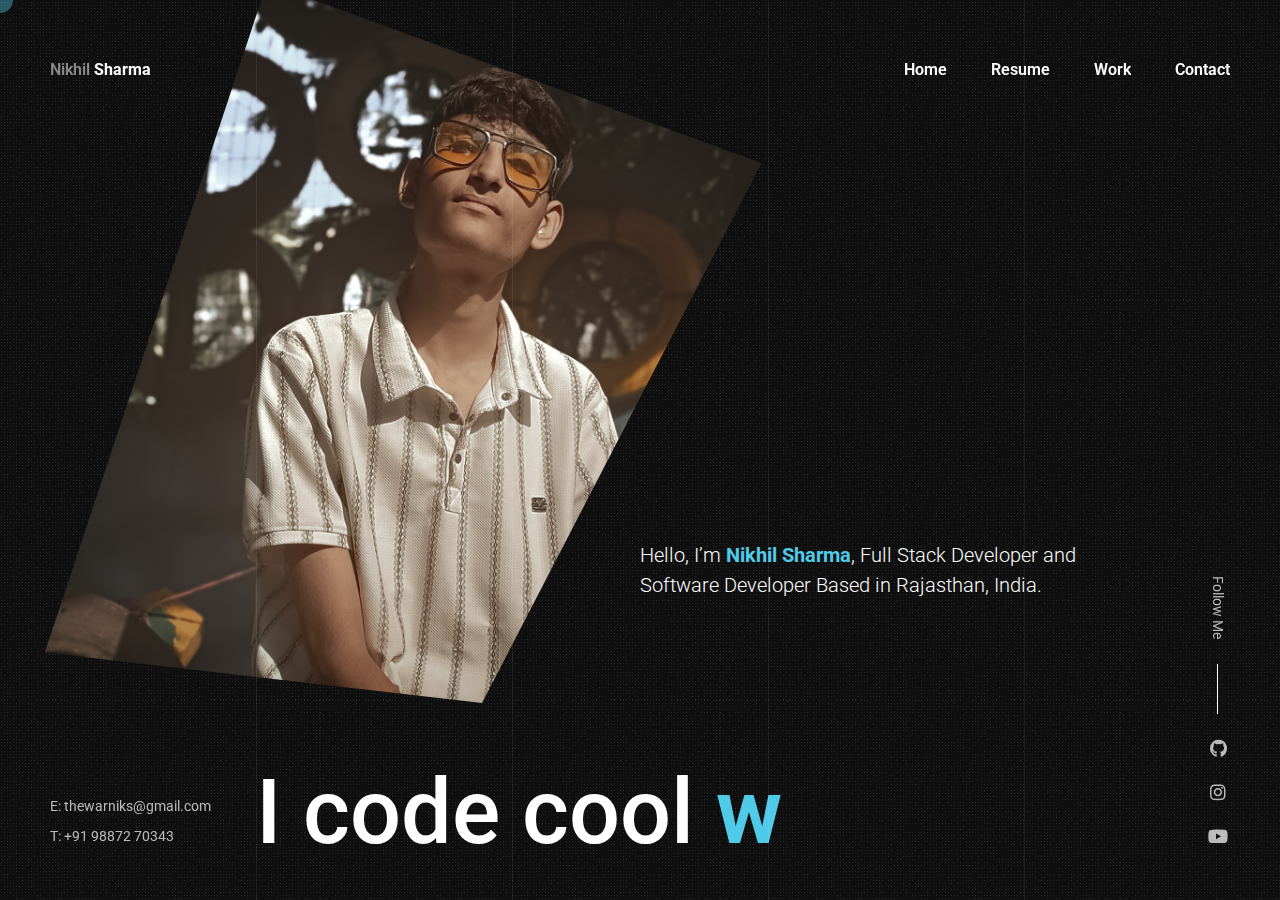
<file: index.html>
<!doctype html>
<html lang="en-US">
<head>

	<!-- Meta -->
	<meta charset="UTF-8">
	<meta name="viewport" content="width=device-width, initial-scale=1, maximum-scale=1" />
	<meta name="description" content="CV & Resume" />
	<meta name="keywords" content="vcard, resposnive, resume, personal, card, cv, cvio, portfolio" />
	<meta name="author" content="beshleyua" />
	<meta name="google-adsense-account" content="ca-pub-3268068375942456">

	<!-- Title -->
	<title>Nikhil - Portfolio</title>

	<!-- Fonts -->
	<link href="https://fonts.googleapis.com/css?family=Roboto:100,100i,300,300i,400,400i,500,500i,700,700i,900,900i&display=swap&subset=cyrillic" rel="stylesheet">

	<!-- Styles -->
	<link rel="stylesheet" href="css/basic.css" />
	<link rel="stylesheet" href="css/layout.css" />
	<link rel="stylesheet" href="css/magnific-popup.css" />
	<link rel="stylesheet" href="css/animate.css" />
	<link rel="stylesheet" href="css/jarallax.css" />
	<link rel="stylesheet" href="css/swiper.css" />
	<link rel="stylesheet" href="css/fontawesome.css" />
	<link rel="stylesheet" href="css/brands.css" />
	<link rel="stylesheet" href="css/solid.css" />
	<link rel="stylesheet" href="css/theme-colors/blue.css" />

	<!-- Theme Colors
	<link rel="stylesheet" href="css/theme-colors/blue.css" />
	<link rel="stylesheet" href="css/theme-colors/green.css" />
	<link rel="stylesheet" href="css/theme-colors/orange.css" />
	<link rel="stylesheet" href="css/theme-colors/brown.css" />
	<link rel="stylesheet" href="css/theme-colors/purple.css" />
	<link rel="stylesheet" href="css/theme-colors/red.css" />
	<link rel="stylesheet" href="css/theme-colors/beige.css" />
	<link rel="stylesheet" href="css/theme-colors/green_light.css" />
	<link rel="stylesheet" href="css/theme-colors/yellow.css" />
	<link rel="stylesheet" href="css/theme-colors/yellow_light.css" />
	-->
		
	<!-- <script src="http://css3-mediaqueries-js.googlecode.com/svn/trunk/css3-mediaqueries.js"></script>
	<script src="http://html5shim.googlecode.com/svn/trunk/html5.js"></script> -->

	<link rel="shortcut icon" href="images/favicons/favicon.ico">

</head>

<body class="home">

	<!-- Preloader -->
	<div class="preloader">
		<div class="centrize full-width">
			<div class="vertical-center">
				<div class="spinner">
					<div class="double-bounce1"></div>
					<div class="double-bounce2"></div>
				</div>
			</div>
		</div>
	</div>
	
	<!-- Container -->
	<div class="container">

		<!-- Cursor -->
		<div class="cursor-follower"></div>
	
		<!-- Header -->
		<header class="header">
			<div class="head-top">

				<!-- menu button -->
				<a href="#" class="menu-btn"><span></span></a>

				<!-- logo -->
				<div class="logo hover-masks-logo">
					<a href="https://wq0b6-my.sharepoint.com/:b:/g/personal/ujjwalsharma_wq0b6_onmicrosoft_com/EQtHelRPhvJIs4PC88YXalkBJMvrb05Q7qUsfB_AtxaTFA?e=tdg04E" target="_blank">
						<span class="mask-lnk">Nikhil <strong>Sharma</strong></span>
						<span class="mask-lnk mask-lnk-hover">Download <strong>CV</strong></span>
					</a>
				</div>
				
				<!-- top menu -->						
				<div class="top-menu hover-masks">
					<div class="top-menu-nav">	
						<div class="menu-topmenu-container">
							<ul class="menu">
								<li class="menu-item current-menu-item">
									<a href="index.html">Home</a>
								</li>
								<li class="menu-item current-menu-item">
									<a href="resume_image.html">Resume</a>
								</li>
								<li class="menu-item current-menu-item">
									<a href="works_creative.html">Work</a>
								</li>
								<li class="menu-item current-menu-item">
									<a href="contacts_image.html">Contact</a>
								</li>
							</ul>
						</div>
					</div>
				</div>

			</div>
		</header>
		
		<!-- Wrapper -->
		<div class="wrapper">	

			<!-- Section Started -->
			<div class="section started personal" id="section-started">

				<!-- background -->
				<div class="video-bg">
					<div class="video-bg-mask"></div>
					<div class="video-bg-texture" id="grained_container"></div>
				</div>

				<!-- started content -->
				<div class="centrize full-width">
					<div class="vertical-center">
						<div class="started-content">
							<div class="logo" style="background-image: url(images/man.jpg);"></div>
							<h1 class="h-title">
								Hello, I’m <strong>Nikhil Sharma</strong>, Full Stack Developer and <br />
								Software Developer Based in Rajasthan, India.
							</h1>
							<div class="h-subtitle typing-subtitle">
								<p>I code cool <strong>websites</strong></p>
								<p>I develop <strong>mobile apps</strong></p>
								<p>I love <strong>Development</strong></p>
							</div>
							<span class="typed-subtitle"></span>
						</div>
					</div>
				</div>

			</div>

		</div>
		
		<!-- Footer -->
		<footer class="footer">
			<div class="copy">
				<p>E: thewarniks@gmail.com</p>
				<p>T: +91 98872 70343</p>
			</div>
			<div class="soc-box">
				<div class="follow-label">Follow Me</div>
				<div class="soc">
					<a target="_blank" href="https://github.com/thewarniks">
						<span class="icon fab fa-github"></span>
					</a>
					<a target="_blank" href="https://www.instagram.com/the_warniks/">
						<span class="icon fab fa-instagram"></span>
					</a>
					<a target="_blank" href="https://www.youtube.com/@warniks">
						<span class="icon fab fa-youtube"></span>
					</a>
				</div>
			</div>
			<div class="clear"></div>
		</footer>

		<!-- Lines -->
		<div class="lines">
			<div class="line-col"></div>
			<div class="line-col"></div>
			<div class="line-col"></div>
			<div class="line-col"></div>
			<div class="line-col"></div>
		</div>
		
	</div>

	<!-- Scripts -->
	<script src="js/jquery.min.js"></script>
	<script src="js/jquery.validate.js"></script>
	<script src="js/magnific-popup.js"></script>
	<script src="js/simpleParallax.js"></script>
	<script src="js/typed.js"></script>
	<script src="js/jarallax.js"></script>
	<script src="js/jarallax-video.js"></script>
	<script src="js/jarallax-element.js"></script>
	<script src="js/imagesloaded.pkgd.js"></script>
	<script src="js/isotope.pkgd.js"></script>
	<script src="js/swiper.js"></script>
	<script src="js/grained.js"></script>
	<script src="js/scripts.js"></script>

	<script async src="https://pagead2.googlesyndication.com/pagead/js/adsbygoogle.js?client=ca-pub-3268068375942456"
     crossorigin="anonymous"></script>

</body>
</html>
</file>
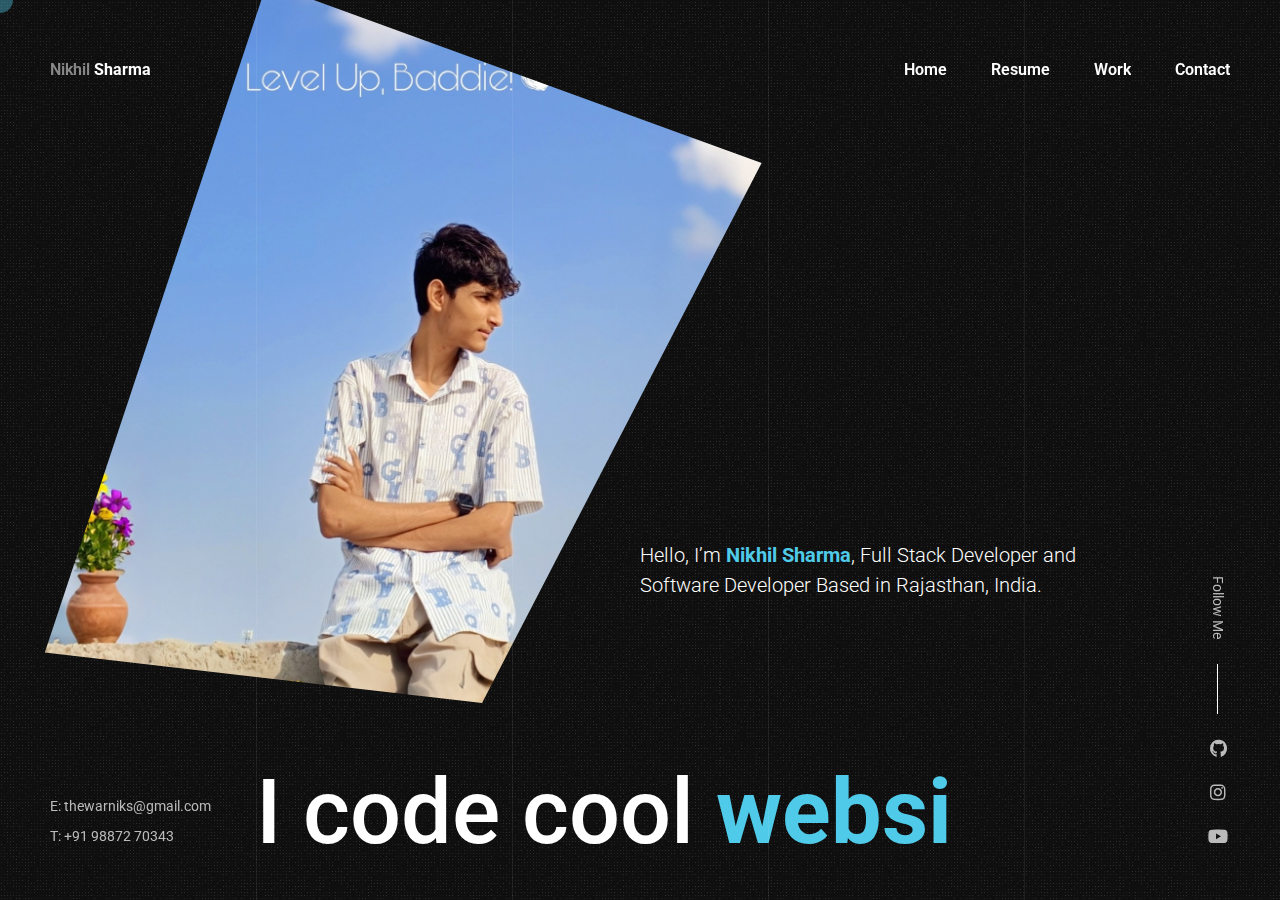
<file: html/template/index.html>
<!doctype html>
<html lang="en-US">
<head>

	<!-- Meta -->
	<meta charset="UTF-8">
	<meta name="viewport" content="width=device-width, initial-scale=1, maximum-scale=1" />
	<meta name="description" content="CV & Resume Template" />
	<meta name="keywords" content="vcard, resposnive, resume, personal, card, cv, cvio, portfolio" />
	<meta name="author" content="beshleyua" />

	<!-- Title -->
	<title>Nikhil - Portfolio</title>

	<!-- Fonts -->
	<link href="https://fonts.googleapis.com/css?family=Roboto:100,100i,300,300i,400,400i,500,500i,700,700i,900,900i&display=swap&subset=cyrillic" rel="stylesheet">

	<!-- Styles -->
	<link rel="stylesheet" href="css/basic.css" />
	<link rel="stylesheet" href="css/layout.css" />
	<link rel="stylesheet" href="css/magnific-popup.css" />
	<link rel="stylesheet" href="css/animate.css" />
	<link rel="stylesheet" href="css/jarallax.css" />
	<link rel="stylesheet" href="css/swiper.css" />
	<link rel="stylesheet" href="css/fontawesome.css" />
	<link rel="stylesheet" href="css/brands.css" />
	<link rel="stylesheet" href="css/solid.css" />
	<link rel="stylesheet" href="css/theme-colors/blue.css" />

	<!-- Theme Colors
	<link rel="stylesheet" href="css/theme-colors/blue.css" />
	<link rel="stylesheet" href="css/theme-colors/green.css" />
	<link rel="stylesheet" href="css/theme-colors/orange.css" />
	<link rel="stylesheet" href="css/theme-colors/brown.css" />
	<link rel="stylesheet" href="css/theme-colors/purple.css" />
	<link rel="stylesheet" href="css/theme-colors/red.css" />
	<link rel="stylesheet" href="css/theme-colors/beige.css" />
	<link rel="stylesheet" href="css/theme-colors/green_light.css" />
	<link rel="stylesheet" href="css/theme-colors/yellow.css" />
	<link rel="stylesheet" href="css/theme-colors/yellow_light.css" />
	-->
		
	<!-- <script src="http://css3-mediaqueries-js.googlecode.com/svn/trunk/css3-mediaqueries.js"></script>
	<script src="http://html5shim.googlecode.com/svn/trunk/html5.js"></script> -->

	<link rel="shortcut icon" href="images/favicons/favicon.ico">

</head>

<body class="home">

	<!-- Preloader -->
	<div class="preloader">
		<div class="centrize full-width">
			<div class="vertical-center">
				<div class="spinner">
					<div class="double-bounce1"></div>
					<div class="double-bounce2"></div>
				</div>
			</div>
		</div>
	</div>
	
	<!-- Container -->
	<div class="container">

		<!-- Cursor -->
		<div class="cursor-follower"></div>
	
		<!-- Header -->
		<header class="header">
			<div class="head-top">

				<!-- menu button -->
				<a href="#" class="menu-btn"><span></span></a>

				<!-- logo -->
				<div class="logo hover-masks-logo">
					<a href="https://wq0b6-my.sharepoint.com/:b:/g/personal/ujjwalsharma_wq0b6_onmicrosoft_com/EQtHelRPhvJIs4PC88YXalkBJMvrb05Q7qUsfB_AtxaTFA?e=tdg04E" target="_blank">
						<span class="mask-lnk">Nikhil <strong>Sharma</strong></span>
						<span class="mask-lnk mask-lnk-hover">Download <strong>CV</strong></span>
					</a>
				</div>
				
				<!-- top menu -->						
				<div class="top-menu hover-masks">
					<div class="top-menu-nav">	
						<div class="menu-topmenu-container">
							<ul class="menu">
								<li class="menu-item current-menu-item">
									<a href="index.html">Home</a>
								</li>
								<li class="menu-item current-menu-item">
									<a href="resume_image.html">Resume</a>
								</li>
								<li class="menu-item current-menu-item">
									<a href="works_creative.html">Work</a>
								</li>
								<li class="menu-item current-menu-item">
									<a href="contacts_image.html">Contact</a>
								</li>
							</ul>
						</div>
					</div>
				</div>

			</div>
		</header>
		
		<!-- Wrapper -->
		<div class="wrapper">	

			<!-- Section Started -->
			<div class="section started personal" id="section-started">

				<!-- background -->
				<div class="video-bg">
					<div class="video-bg-mask"></div>
					<div class="video-bg-texture" id="grained_container"></div>
				</div>

				<!-- started content -->
				<div class="centrize full-width">
					<div class="vertical-center">
						<div class="started-content">
							<div class="logo" style="background-image: url(images/man.jpg);"></div>
							<h1 class="h-title">
								Hello, I’m <strong>Nikhil Sharma</strong>, Full Stack Developer and <br />
								Software Developer Based in Rajasthan, India.
							</h1>
							<div class="h-subtitle typing-subtitle">
								<p>I code cool <strong>websites</strong></p>
								<p>I develop <strong>mobile apps</strong></p>
								<p>I love <strong>Development</strong></p>
							</div>
							<span class="typed-subtitle"></span>
						</div>
					</div>
				</div>

			</div>

		</div>
		
		<!-- Footer -->
		<footer class="footer">
			<div class="copy">
				<p>E: thewarniks@gmail.com</p>
				<p>T: +91 98872 70343</p>
			</div>
			<div class="soc-box">
				<div class="follow-label">Follow Me</div>
				<div class="soc">
					<a target="_blank" href="https://github.com/thewarniks">
						<span class="icon fab fa-github"></span>
					</a>
					<a target="_blank" href="https://www.instagram.com/the_warniks/">
						<span class="icon fab fa-instagram"></span>
					</a>
					<a target="_blank" href="https://www.youtube.com/@warniks">
						<span class="icon fab fa-youtube"></span>
					</a>
				</div>
			</div>
			<div class="clear"></div>
		</footer>

		<!-- Lines -->
		<div class="lines">
			<div class="line-col"></div>
			<div class="line-col"></div>
			<div class="line-col"></div>
			<div class="line-col"></div>
			<div class="line-col"></div>
		</div>
		
	</div>

	<!-- Scripts -->
	<script src="js/jquery.min.js"></script>
	<script src="js/jquery.validate.js"></script>
	<script src="js/magnific-popup.js"></script>
	<script src="js/simpleParallax.js"></script>
	<script src="js/typed.js"></script>
	<script src="js/jarallax.js"></script>
	<script src="js/jarallax-video.js"></script>
	<script src="js/jarallax-element.js"></script>
	<script src="js/imagesloaded.pkgd.js"></script>
	<script src="js/isotope.pkgd.js"></script>
	<script src="js/swiper.js"></script>
	<script src="js/grained.js"></script>
	<script src="js/scripts.js"></script>

</body>
</html>
</file>
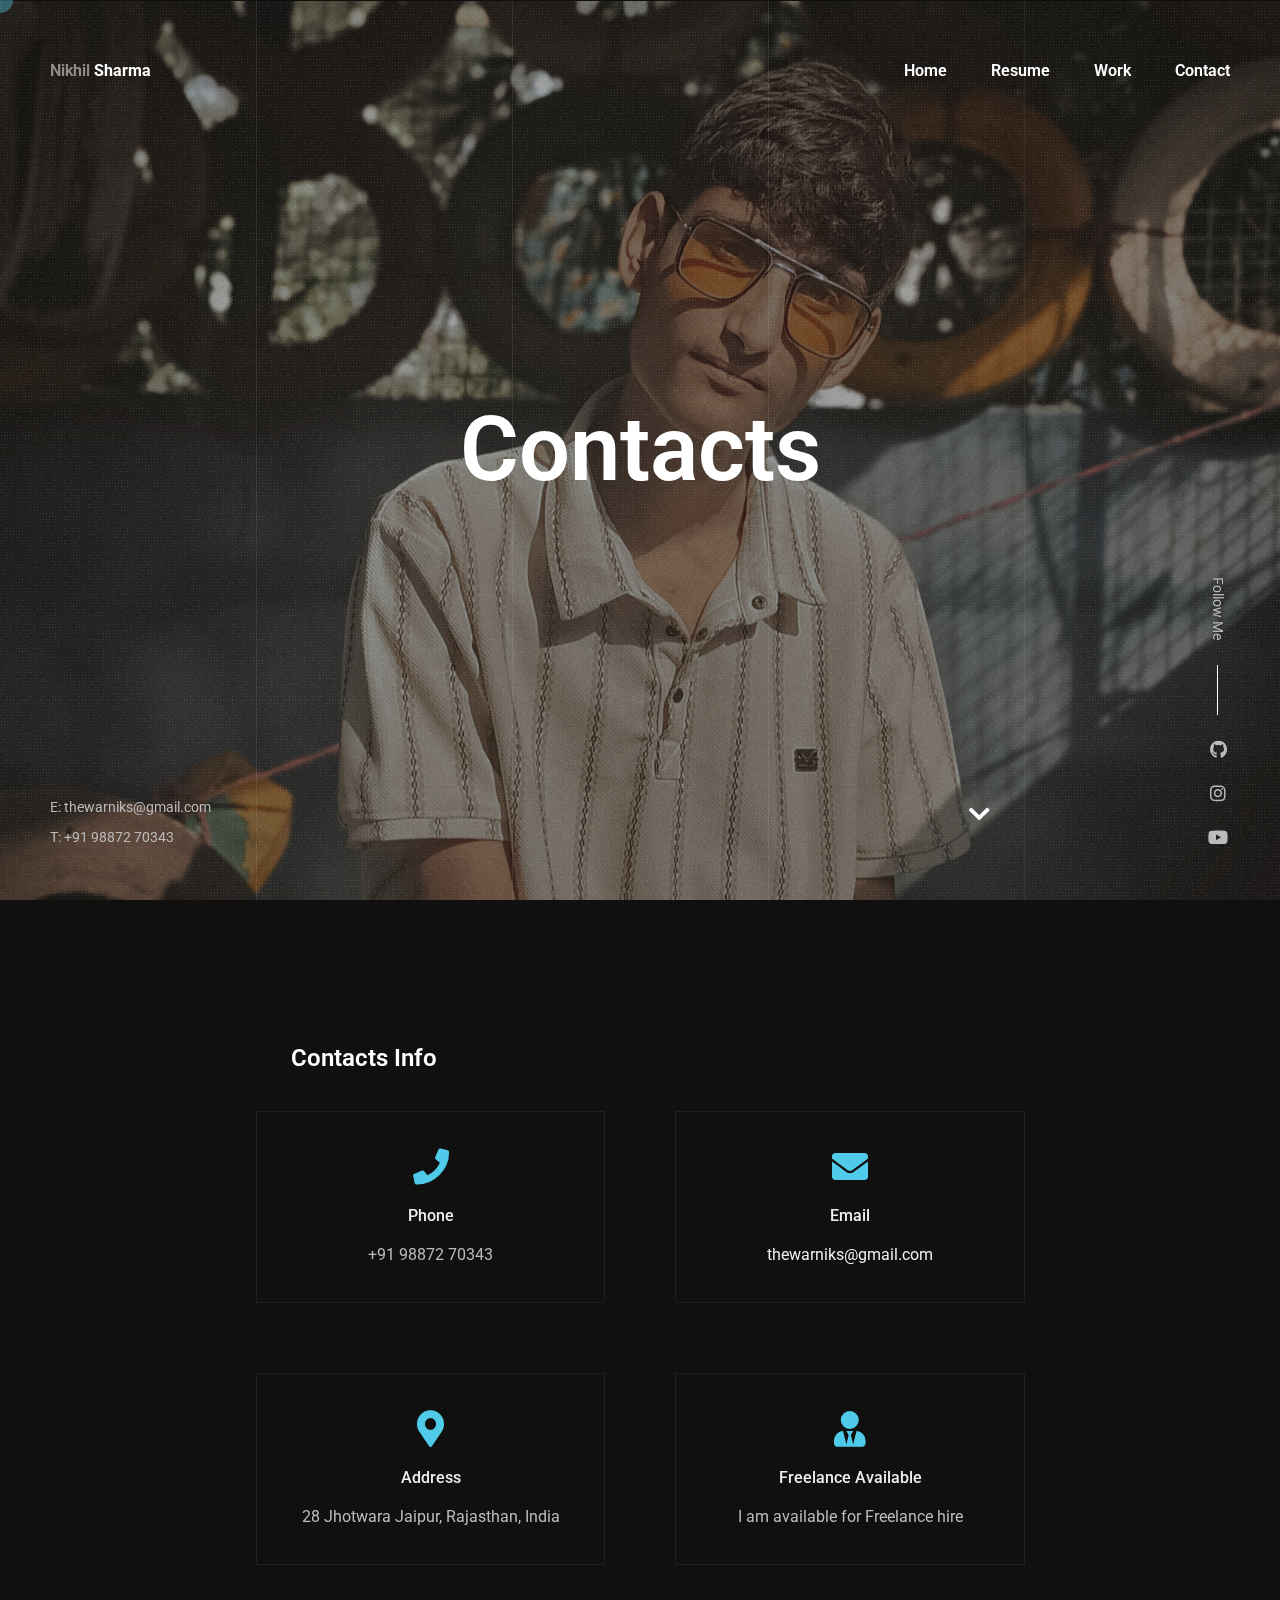
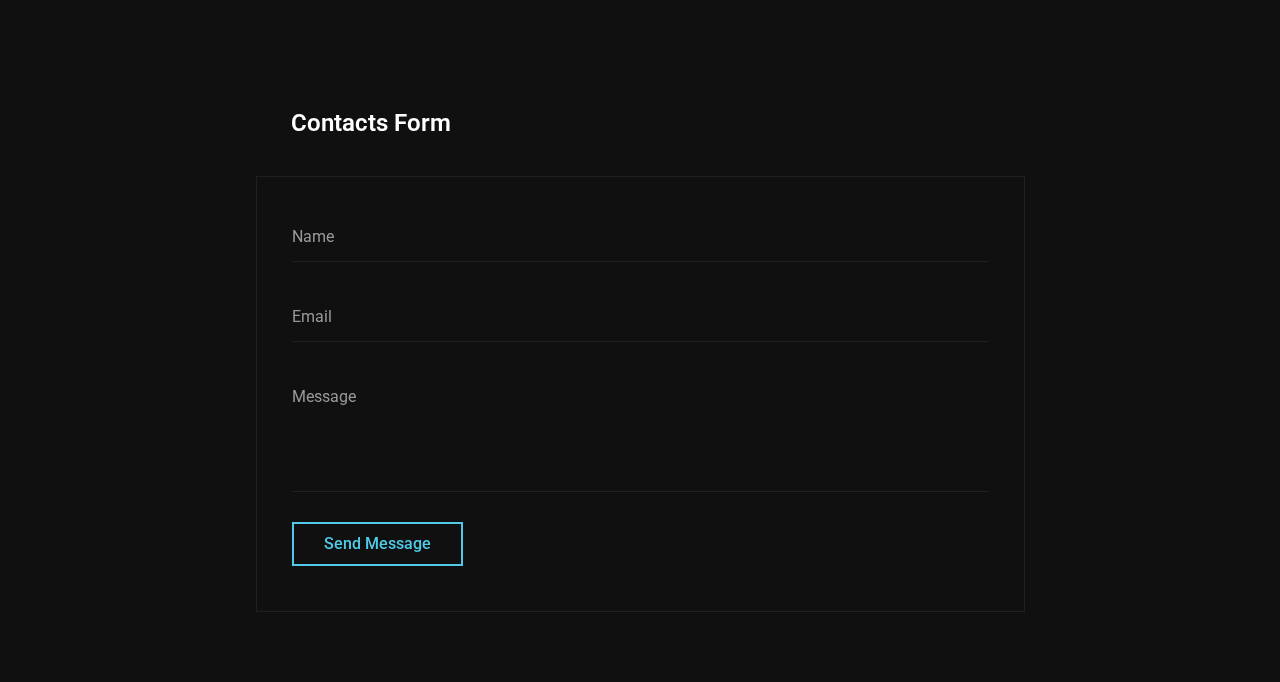
<file: contacts_image.html>
<!doctype html>
<html lang="en-US">
<head>

	<!-- Meta -->
	<meta charset="UTF-8">
	<meta name="viewport" content="width=device-width, initial-scale=1, maximum-scale=1" />
	<meta name="description" content="CV & Resume" />
	<meta name="keywords" content="vcard, resposnive, resume, personal, card, cv, cvio, portfolio" />
	<meta name="author" content="beshleyua" />
	<meta name="google-adsense-account" content="ca-pub-3268068375942456">

	<!-- Title -->
	<title>Nikhil - Portfolio</title>

	<!-- Fonts -->
	<link href="https://fonts.googleapis.com/css?family=Roboto:100,100i,300,300i,400,400i,500,500i,700,700i,900,900i&display=swap&subset=cyrillic" rel="stylesheet">

	<!-- Styles -->
	<link rel="stylesheet" href="css/basic.css" />
	<link rel="stylesheet" href="css/layout.css" />
	<link rel="stylesheet" href="css/magnific-popup.css" />
	<link rel="stylesheet" href="css/animate.css" />
	<link rel="stylesheet" href="css/jarallax.css" />
	<link rel="stylesheet" href="css/swiper.css" />
	<link rel="stylesheet" href="css/fontawesome.css" />
	<link rel="stylesheet" href="css/brands.css" />
	<link rel="stylesheet" href="css/solid.css" />
	<link rel="stylesheet" href="css/theme-colors/blue.css" />

	<!-- Theme Colors
	<link rel="stylesheet" href="css/theme-colors/blue.css" />
	<link rel="stylesheet" href="css/theme-colors/green.css" />
	<link rel="stylesheet" href="css/theme-colors/orange.css" />
	<link rel="stylesheet" href="css/theme-colors/brown.css" />
	<link rel="stylesheet" href="css/theme-colors/purple.css" />
	<link rel="stylesheet" href="css/theme-colors/red.css" />
	<link rel="stylesheet" href="css/theme-colors/beige.css" />
	<link rel="stylesheet" href="css/theme-colors/green_light.css" />
	<link rel="stylesheet" href="css/theme-colors/yellow.css" />
	<link rel="stylesheet" href="css/theme-colors/yellow_light.css" />
	-->
		
	<!--[if lt IE 9]>
	<script src="http://css3-mediaqueries-js.googlecode.com/svn/trunk/css3-mediaqueries.js"></script>
	<script src="http://html5shim.googlecode.com/svn/trunk/html5.js"></script>
	<![endif]-->

	<link rel="shortcut icon" href="images/favicons/favicon.ico">

</head>

<body>

	<!-- Preloader -->
	<div class="preloader">
		<div class="centrize full-width">
			<div class="vertical-center">
				<div class="spinner">
					<div class="double-bounce1"></div>
					<div class="double-bounce2"></div>
				</div>
			</div>
		</div>
	</div>
	
	<!-- Container -->
	<div class="container">

		<!-- Cursor -->
		<div class="cursor-follower"></div>
	
		<!-- Header -->
		<header class="header">
			<div class="head-top">

				<!-- menu button -->
				<a href="#" class="menu-btn"><span></span></a>

				<!-- logo -->
				<div class="logo hover-masks-logo">
					<a href="https://wq0b6-my.sharepoint.com/:b:/g/personal/ujjwalsharma_wq0b6_onmicrosoft_com/EQtHelRPhvJIs4PC88YXalkBJMvrb05Q7qUsfB_AtxaTFA?e=tdg04E" target="_blank">
						<span class="mask-lnk">Nikhil <strong>Sharma</strong></span>
						<span class="mask-lnk mask-lnk-hover">Download <strong>CV</strong></span>
					</a>
				</div>
				
				<!-- top menu -->						
				<div class="top-menu hover-masks">
					<div class="top-menu-nav">	
						<div class="menu-topmenu-container">
							<ul class="menu">
								<li class="menu-item current-menu-item">
									<a href="index.html">Home</a>
								</li>
								<li class="menu-item current-menu-item">
									<a href="resume_image.html">Resume</a>
								</li>
								<li class="menu-item current-menu-item">
									<a href="works_creative.html">Work</a>
								</li>
								<li class="menu-item current-menu-item">
									<a href="contacts_image.html">Contact</a>
								</li>
							</ul>
						</div>
					</div>
				</div>

			</div>
		</header>
		
		<!-- Wrapper -->
		<div class="wrapper">

			<!-- Section Started -->
			<div class="section started section-title" id="section-started">

				<!-- background -->
				<div class="video-bg jarallax" style="background-image: url(images/resume_bg.jpg);">
					<div class="video-bg-mask"></div>
					<div class="video-bg-texture" id="grained_container"></div>
				</div>

				<!-- started content -->
				<div class="centrize full-width">
					<div class="vertical-center">
						<div class="started-content">
							<h1 class="h-title">Contacts</h1>
							<div class="h-subtitles">
								<div class="h-subtitle typing-bread">
									<p class="breadcrumbs">
										<a href="index.html">Home</a> / Contacts
									</p>
								</div>
								<span class="typed-bread"></span>
							</div>
						</div>
					</div>
				</div>

				<!-- mosue button -->
				<a href="#" class="mouse_btn" style="display: none;"><span class="icon fas fa-chevron-down"></span></a>

			</div>

			<!-- Section Contacts Info -->
			<div class="section contacts" id="section-contacts-info">
				<div class="content">

					<!-- title -->
					<div class="title">
						<div class="title_inner">Contacts Info</div>
					</div>

					<!-- contacts items -->
					<div class="service-items">

						<div class="service-col">
							<div class="service-item content-box">
								<div class="icon"><span class="fas fa-phone"></span></div>
								<div class="name">Phone</div>
								<div class="text">+91 98872 70343</div>
							</div>
						</div> 
						
						<div class="service-col">
							<div class="service-item content-box">
								<div class="icon"><span class="fas fa-envelope"></span></div>
								<div class="name">Email</div>
								<div class="text"><a href="mailto:thewarniks@gmail.com" style="text-decoration: none;">thewarniks@gmail.com</a></div>
							</div>
						</div>

						<div class="service-col">
							<div class="service-item content-box">
								<div class="icon"><span class="fas fa-map-marker-alt"></span></div>
								<div class="name">Address</div>
								<div class="text">28 Jhotwara Jaipur, Rajasthan, India</div>
							</div>
						</div>

						<div class="service-col">
							<div class="service-item content-box">
								<div class="icon"><span class="fas fa-user-tie"></span></div>
								<div class="name">Freelance Available</div>
								<div class="text">I am available for Freelance hire</div>
							</div>
						</div>

					</div>

					<div class="clear"></div>
				</div>
			</div>

			<!-- Section Contacts Form -->
			<div class="section contacts" id="section-contacts">
				<div class="content">

					<!-- title -->
					<div class="title">
						<div class="title_inner">Contacts Form</div>
					</div>

					<!-- form -->
					<div class="contact_form content-box">
						<form id="cform" method="post">
							<div class="group-val">
   								<input type="text" name="name" placeholder="Name" />
							</div>
							<div class="group-val">
								<input type="email" name="email" placeholder="Email" />
							</div>
							<div class="group-val ct-gr">
								<textarea name="message" placeholder="Message"></textarea>
							</div>
							<div class="group-bts">
								<button type="submit" class="btn hover-animated">
									<span class="circle"></span>
									<span class="lnk">Send Message</span>
								</button>
							</div>
						</form>
						<div class="alert-success">
							<p>Thanks, your message is sent successfully.</p>
						</div>
					</div>

				</div>
				<div class="clear"></div>
			</div>

		</div>
		
		<!-- Footer -->
		<footer class="footer">
			<div class="copy">
				<p>E: thewarniks@gmail.com</p>
				<p>T: +91 98872 70343</p>
			</div>
			<div class="soc-box">
				<div class="follow-label">Follow Me</div>
				<div class="soc">
					<a target="_blank" href="https://github.com/thewarniks">
						<span class="icon fab fa-github"></span>
					</a>
					<a target="_blank" href="https://www.instagram.com/the_warniks/">
						<span class="icon fab fa-instagram"></span>
					</a>
					<a target="_blank" href="https://www.youtube.com/@warniks">
						<span class="icon fab fa-youtube"></span>
					</a>
				</div>
			</div>
			<div class="clear"></div>
		</footer>

		<!-- Lines -->
		<div class="lines">
			<div class="line-col"></div>
			<div class="line-col"></div>
			<div class="line-col"></div>
			<div class="line-col"></div>
			<div class="line-col"></div>
		</div>
		
	</div>

	<!-- Scripts -->
	<script src="js/jquery.min.js"></script>
	<script src="js/jquery.validate.js"></script>
	<script src="js/magnific-popup.js"></script>
	<script src="js/simpleParallax.js"></script>
	<script src="js/typed.js"></script>
	<script src="js/jarallax.js"></script>
	<script src="js/jarallax-video.js"></script>
	<script src="js/jarallax-element.js"></script>
	<script src="js/imagesloaded.pkgd.js"></script>
	<script src="js/isotope.pkgd.js"></script>
	<script src="js/swiper.js"></script>
	<script src="js/grained.js"></script>
	<script src="js/scripts.js"></script>

</body>
</html>
</file>
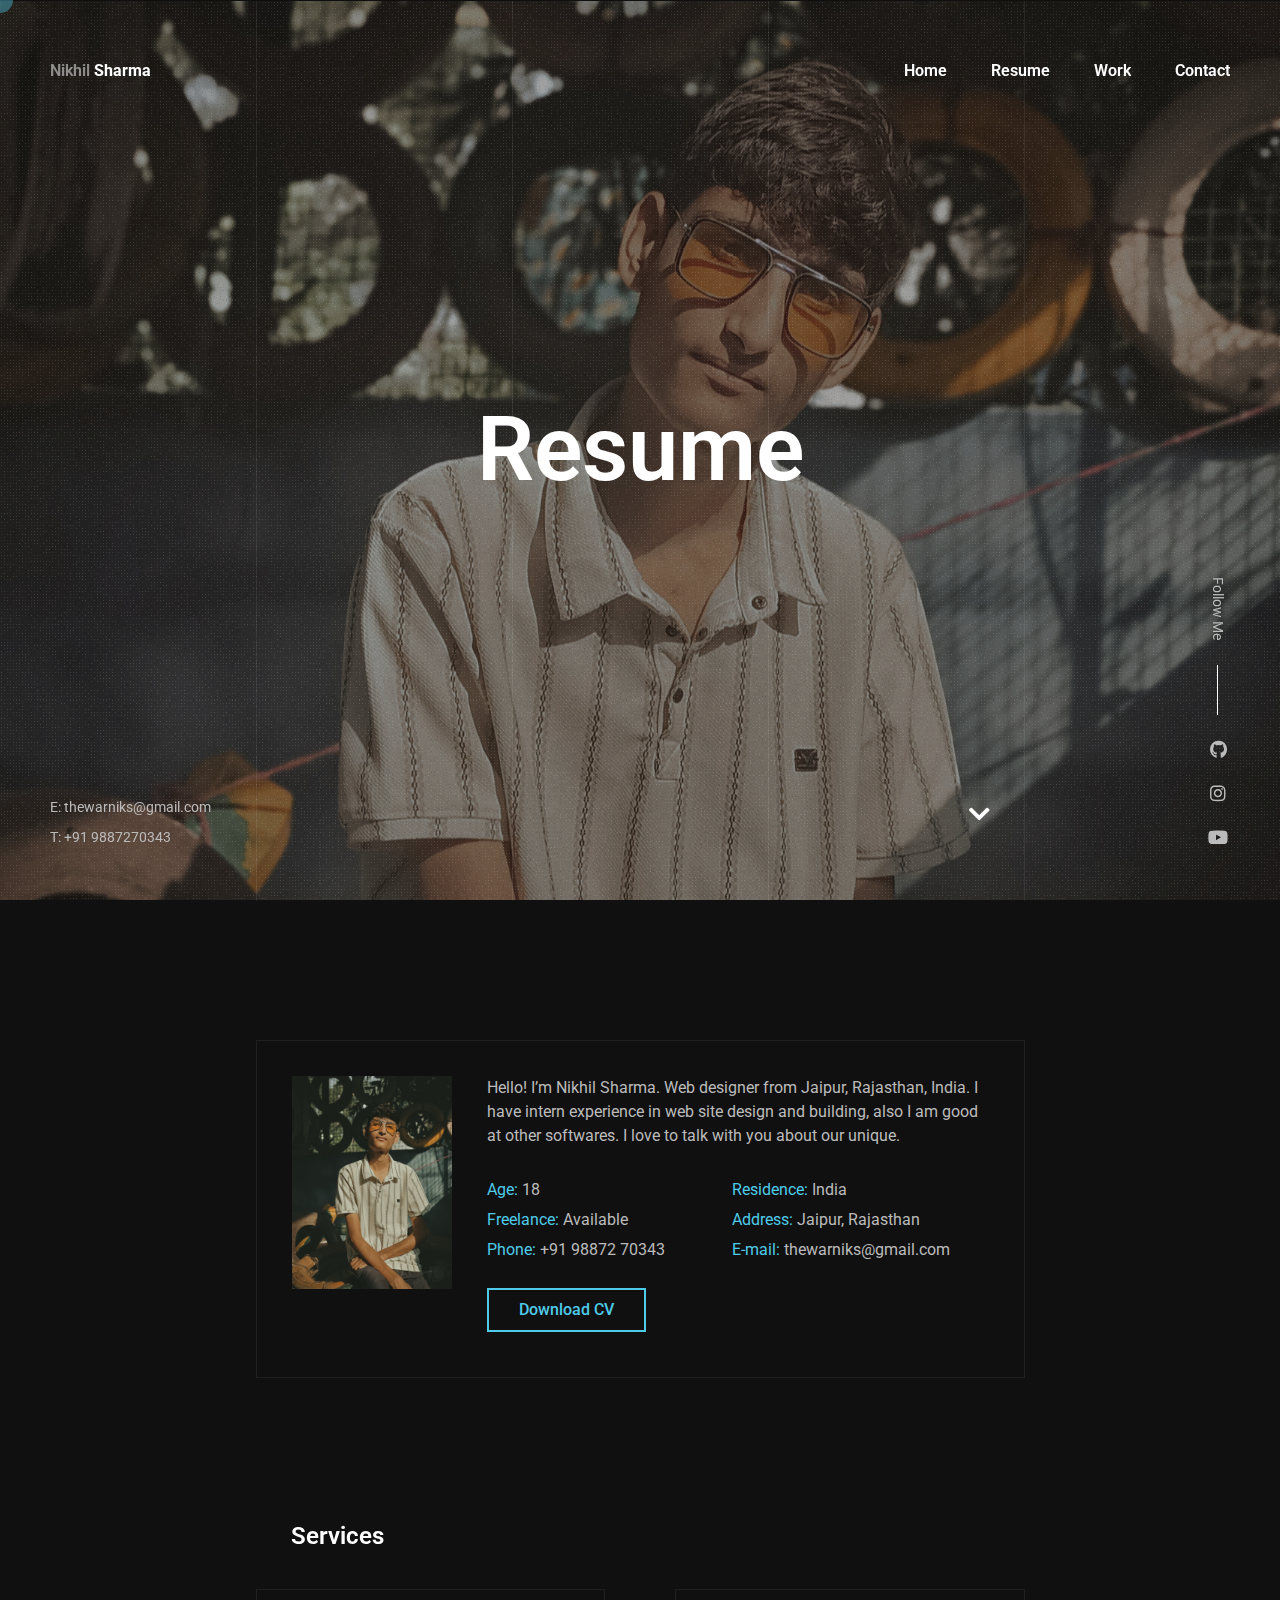
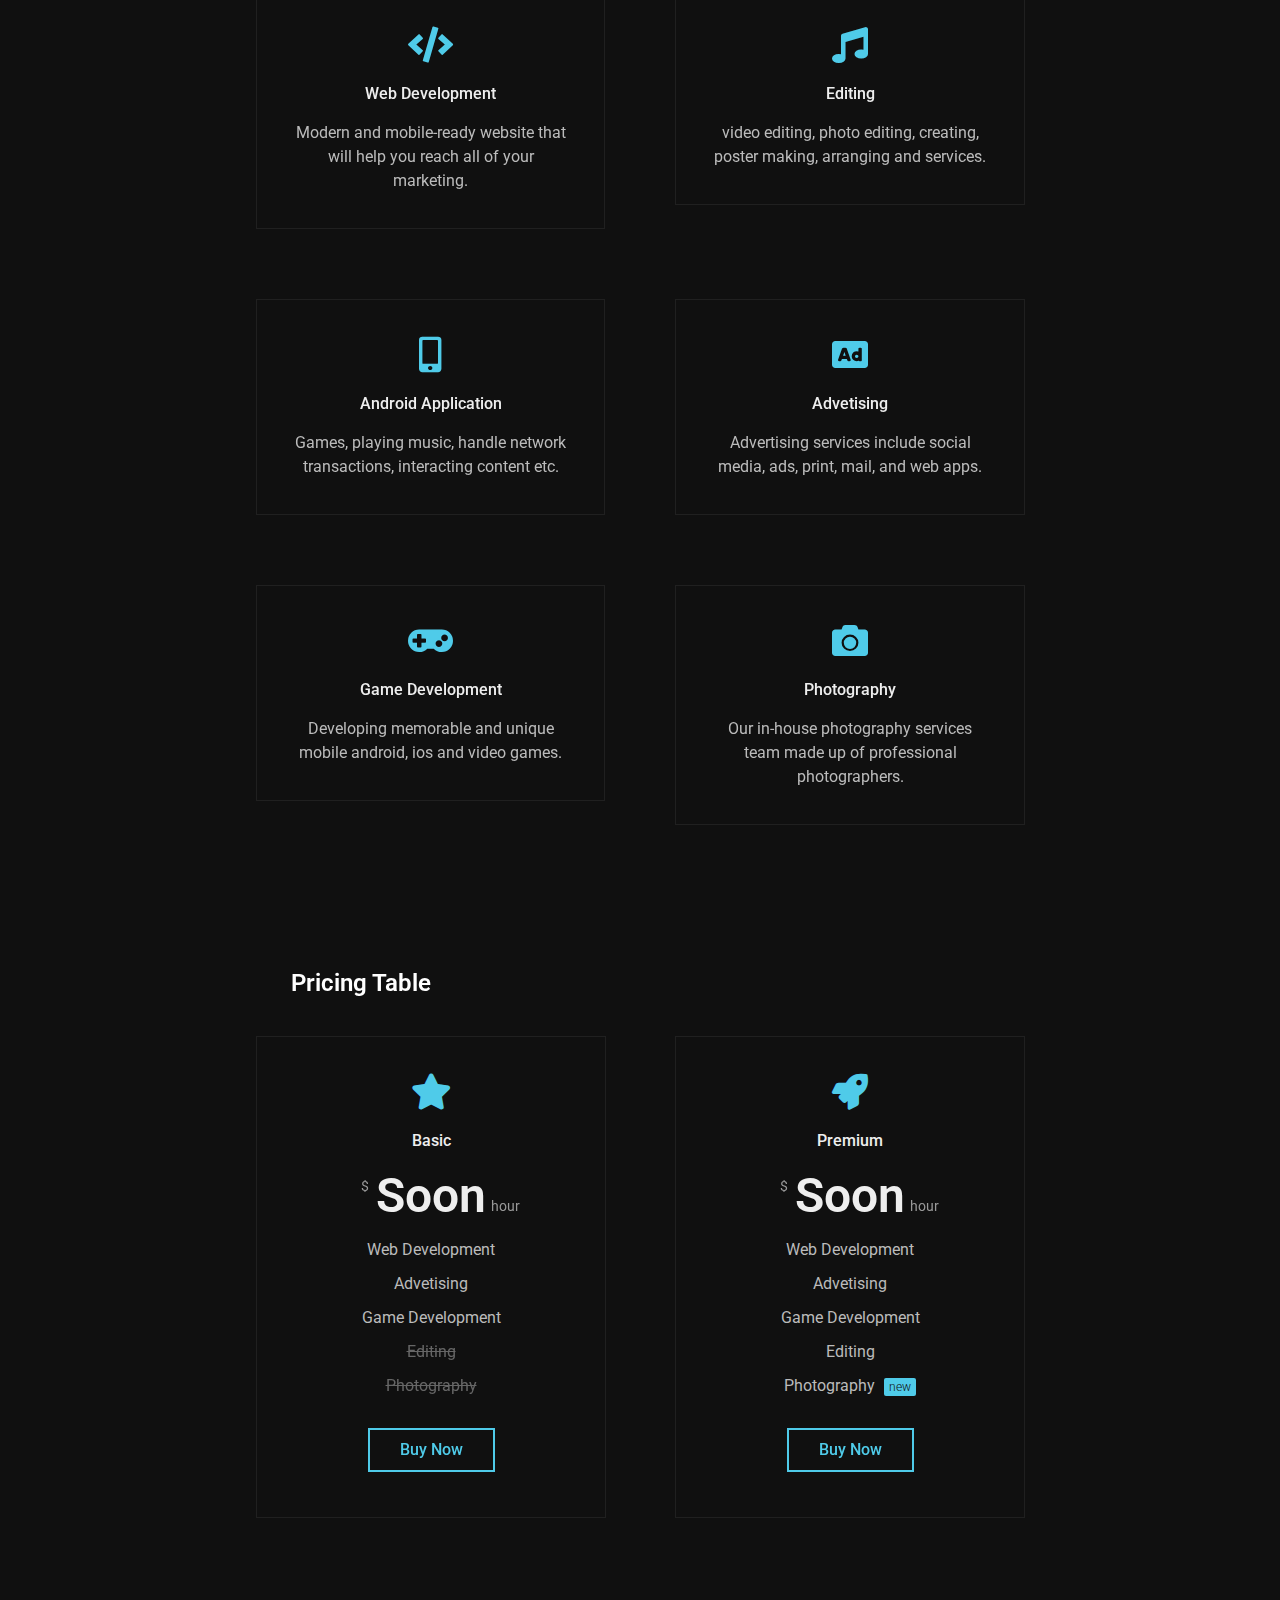
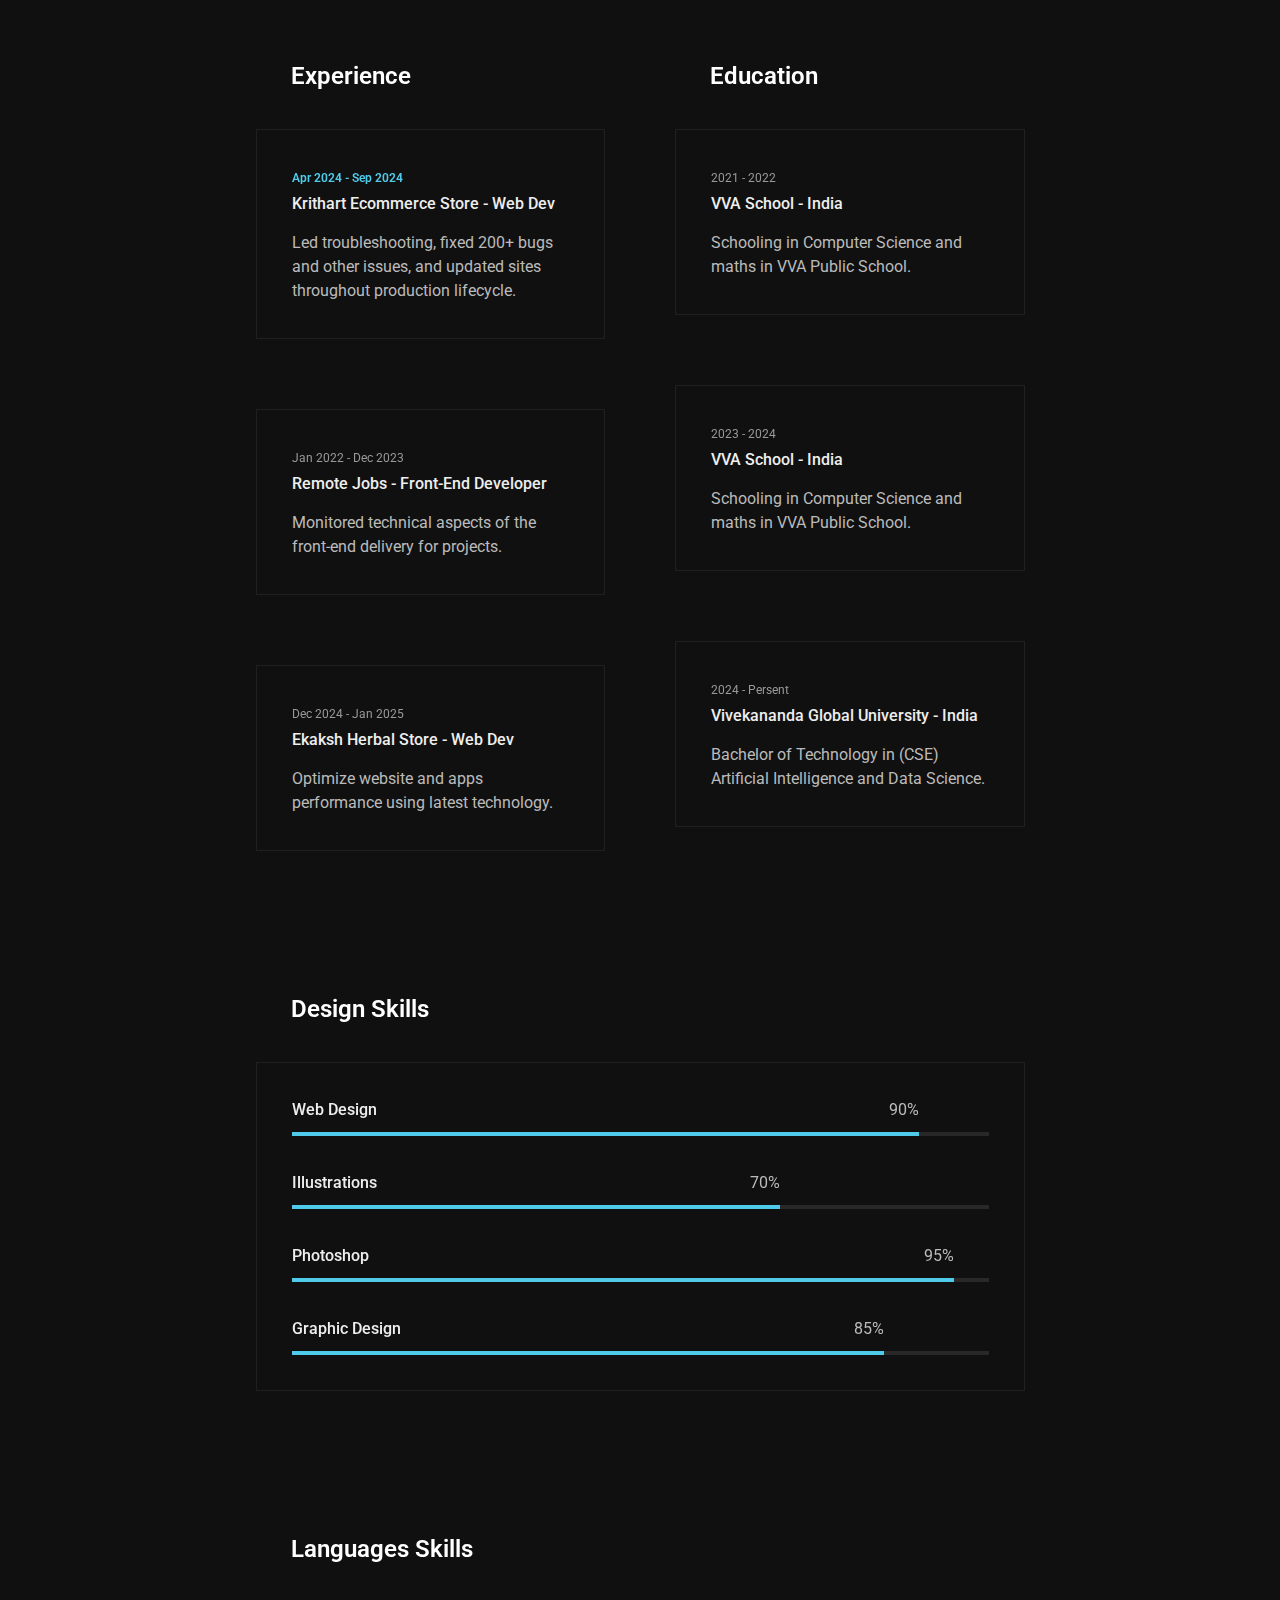
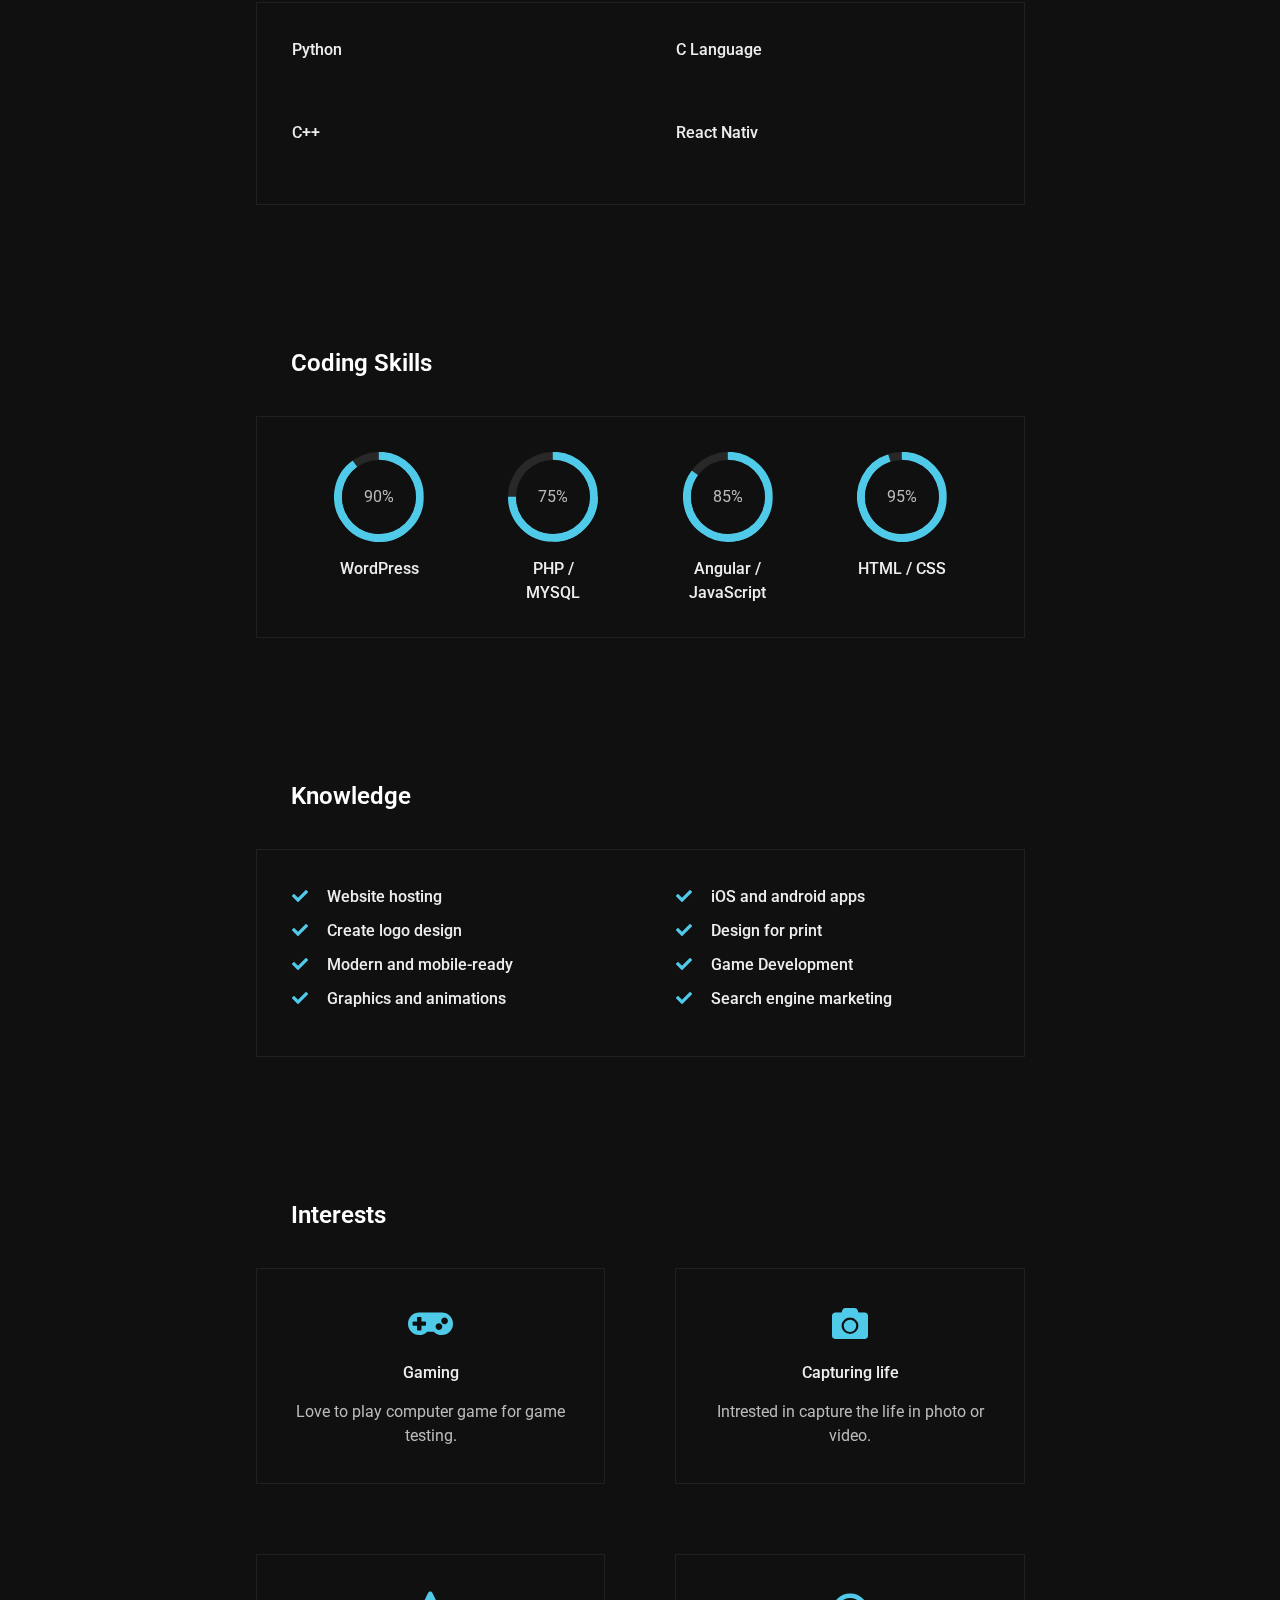
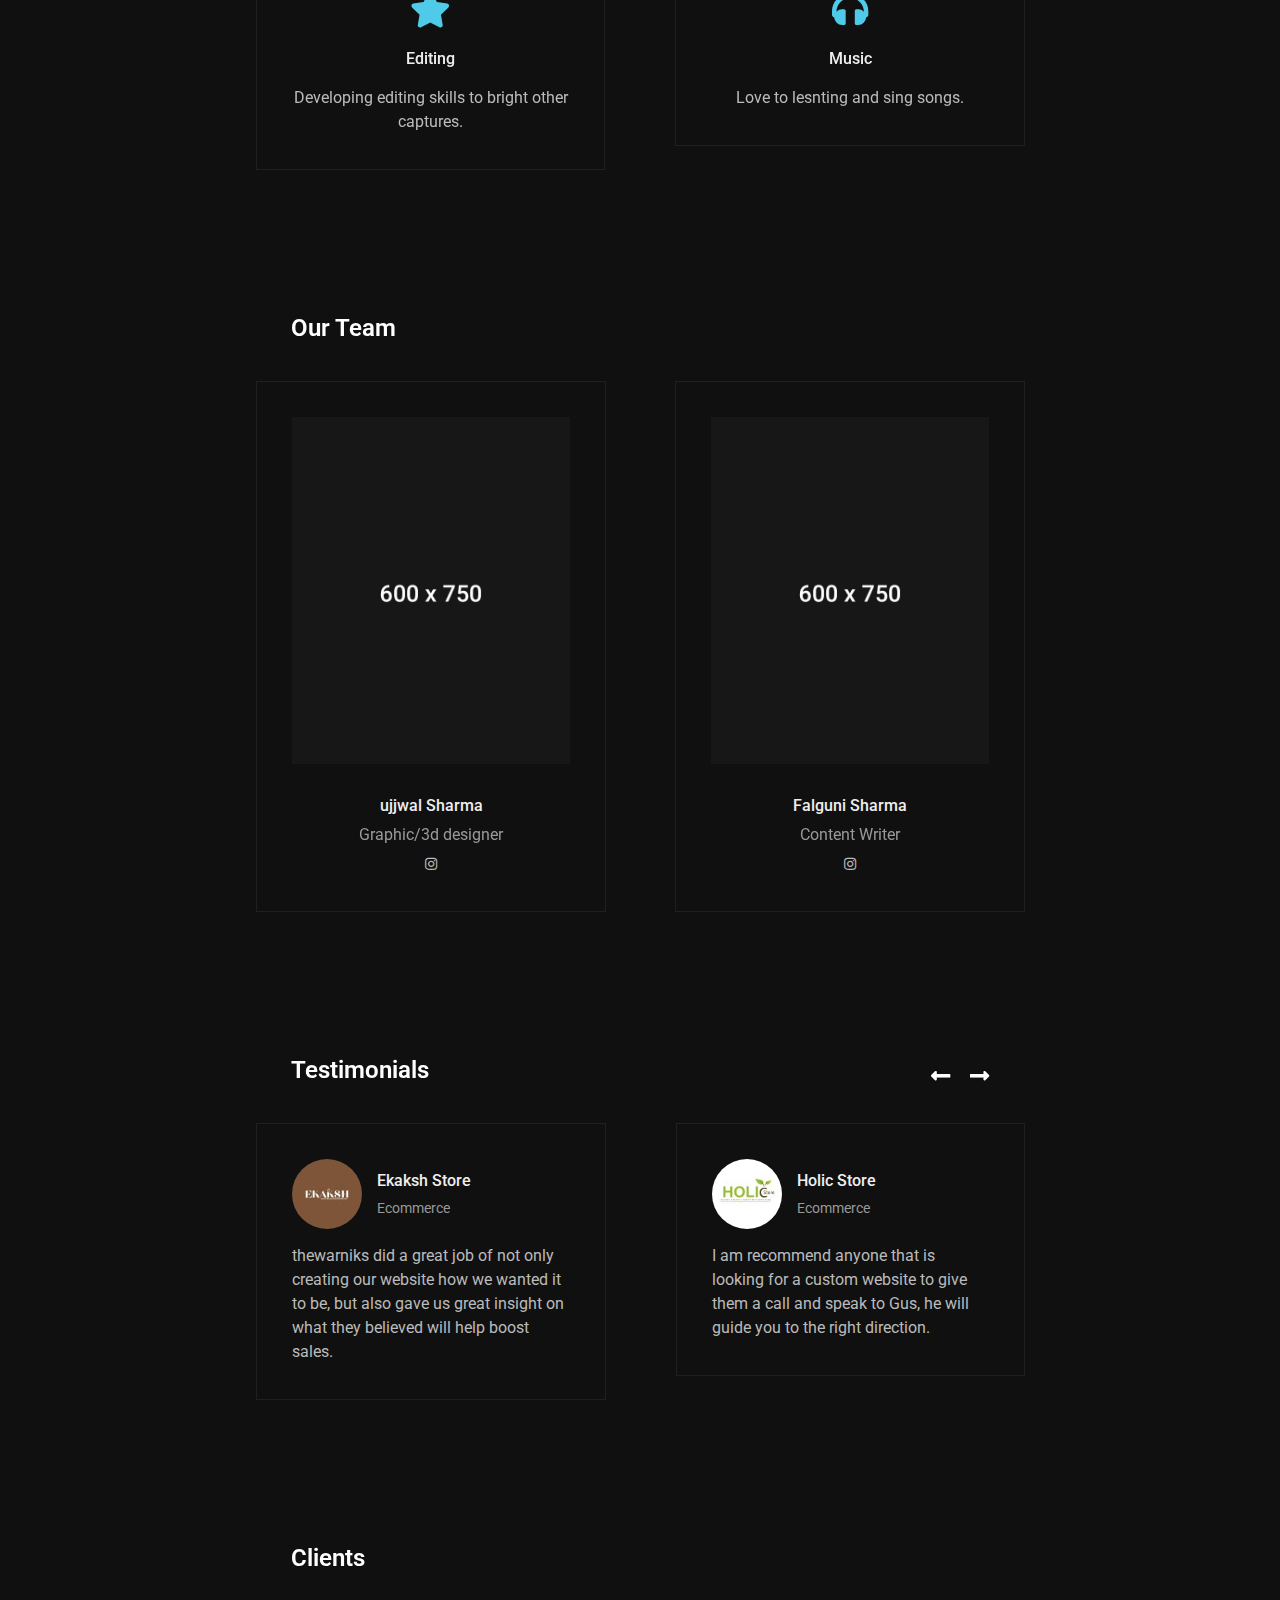
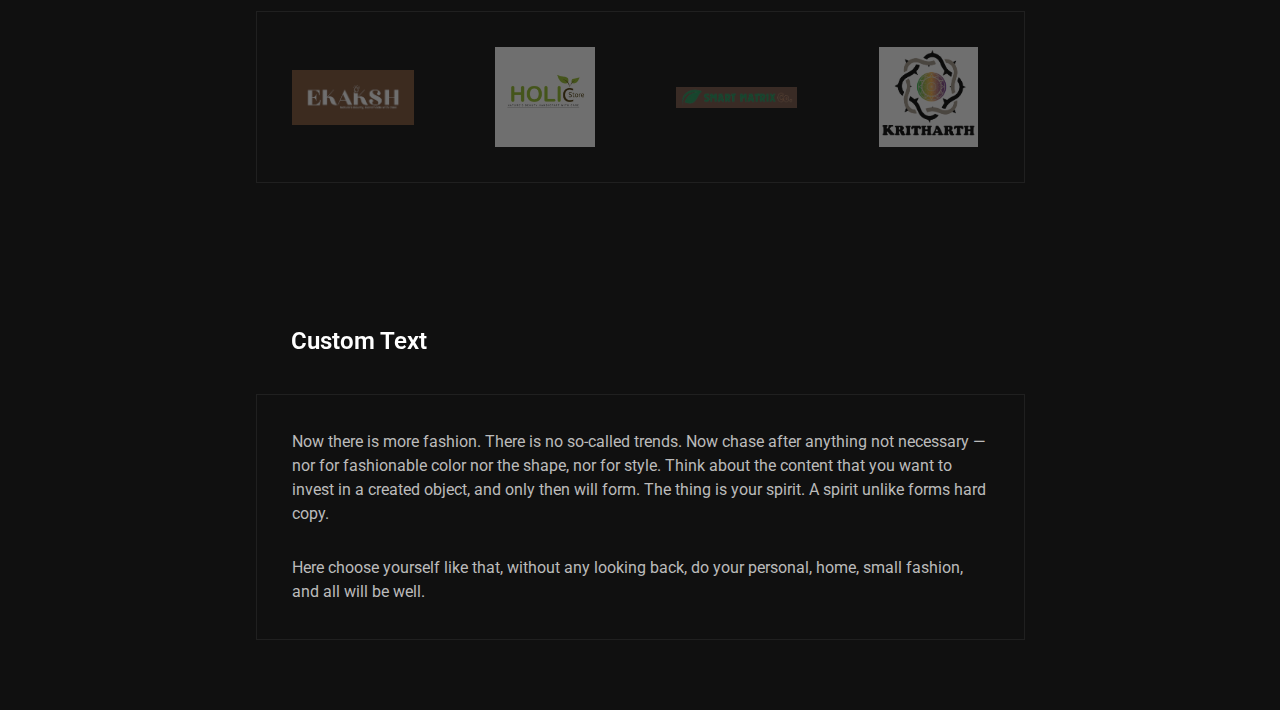
<file: resume_image.html>
<!doctype html>
<html lang="en-US">

<head>

	<!-- Meta -->
	<meta charset="UTF-8">
	<meta name="viewport" content="width=device-width, initial-scale=1, maximum-scale=1" />
	<meta name="description" content="CV & Resume" />
	<meta name="keywords" content="vcard, resposnive, resume, personal, card, cv, cvio, portfolio" />
	<meta name="author" content="beshleyua" />
	<meta name="google-adsense-account" content="ca-pub-3268068375942456">

	<!-- Title -->
	<title>Nikhil - Portfolio</title>

	<!-- Fonts -->
	<link
		href="https://fonts.googleapis.com/css?family=Roboto:100,100i,300,300i,400,400i,500,500i,700,700i,900,900i&display=swap&subset=cyrillic"
		rel="stylesheet">

	<!-- Styles -->
	<link rel="stylesheet" href="css/basic.css" />
	<link rel="stylesheet" href="css/layout.css" />
	<link rel="stylesheet" href="css/magnific-popup.css" />
	<link rel="stylesheet" href="css/animate.css" />
	<link rel="stylesheet" href="css/jarallax.css" />
	<link rel="stylesheet" href="css/swiper.css" />
	<link rel="stylesheet" href="css/fontawesome.css" />
	<link rel="stylesheet" href="css/brands.css" />
	<link rel="stylesheet" href="css/solid.css" />
	<link rel="stylesheet" href="css/theme-colors/blue.css" />

	<!-- Theme Colors
	<link rel="stylesheet" href="css/theme-colors/blue.css" />
	<link rel="stylesheet" href="css/theme-colors/green.css" />
	<link rel="stylesheet" href="css/theme-colors/orange.css" />
	<link rel="stylesheet" href="css/theme-colors/brown.css" />
	<link rel="stylesheet" href="css/theme-colors/purple.css" />
	<link rel="stylesheet" href="css/theme-colors/red.css" />
	<link rel="stylesheet" href="css/theme-colors/beige.css" />
	<link rel="stylesheet" href="css/theme-colors/green_light.css" />
	<link rel="stylesheet" href="css/theme-colors/yellow.css" />
	<link rel="stylesheet" href="css/theme-colors/yellow_light.css" />
	-->

	<!--[if lt IE 9]>
	<script src="http://css3-mediaqueries-js.googlecode.com/svn/trunk/css3-mediaqueries.js"></script>
	<script src="http://html5shim.googlecode.com/svn/trunk/html5.js"></script>
	<![endif]-->

	<link rel="shortcut icon" href="images/favicons/favicon.ico">

</head>

<body>

	<!-- Preloader -->
	<div class="preloader">
		<div class="centrize full-width">
			<div class="vertical-center">
				<div class="spinner">
					<div class="double-bounce1"></div>
					<div class="double-bounce2"></div>
				</div>
			</div>
		</div>
	</div>

	<!-- Container -->
	<div class="container">

		<!-- Cursor -->
		<div class="cursor-follower"></div>

		<!-- Header -->
		<header class="header">
			<div class="head-top">

				<!-- menu button -->
				<a href="#" class="menu-btn"><span></span></a>

				<!-- logo -->
				<div class="logo hover-masks-logo">
					<a href="https://wq0b6-my.sharepoint.com/:b:/g/personal/ujjwalsharma_wq0b6_onmicrosoft_com/EQtHelRPhvJIs4PC88YXalkBJMvrb05Q7qUsfB_AtxaTFA?e=tdg04E"
						target="_blank">
						<span class="mask-lnk">Nikhil <strong>Sharma</strong></span>
						<span class="mask-lnk mask-lnk-hover">Download <strong>CV</strong></span>
					</a>
				</div>

				<!-- top menu -->
				<div class="top-menu hover-masks">
					<div class="top-menu-nav">
						<div class="menu-topmenu-container">
							<ul class="menu">
								<li class="menu-item current-menu-item">
									<a href="index.html">Home</a>
								</li>
								<li class="menu-item current-menu-item">
									<a href="resume_image.html">Resume</a>
								</li>
								<li class="menu-item current-menu-item">
									<a href="works_creative.html">Work</a>
								</li>
								<li class="menu-item current-menu-item">
									<a href="contacts_image.html">Contact</a>
								</li>
							</ul>
						</div>
					</div>
				</div>

			</div>
		</header>

		<!-- Wrapper -->
		<div class="wrapper">

			<!-- Section Started -->
			<div class="section started section-title" id="section-started">

				<!-- background -->
				<div class="video-bg jarallax" style="background-image: url(images/resume_bg.jpg);">
					<div class="video-bg-mask"></div>
					<div class="video-bg-texture" id="grained_container"></div>
				</div>

				<!-- started content -->
				<div class="centrize full-width">
					<div class="vertical-center">
						<div class="started-content">
							<h1 class="h-title">Resume</h1>
							<div class="h-subtitles">
								<div class="h-subtitle typing-bread">
									<p class="breadcrumbs">
										<a href="index.html">Home</a> / Resume
									</p>
								</div>
								<span class="typed-bread"></span>
							</div>
						</div>
					</div>
				</div>

				<!-- mosue button -->
				<a href="#" class="mouse_btn" style="display: none;"><span class="icon fas fa-chevron-down"></span></a>

			</div>

			<!-- Section About -->
			<div class="section about" id="section-about">
				<div class="content content-box">

					<!-- image -->
					<div class="image">
						<img src="images/man2.jpg" alt="" />
					</div>

					<!-- desc -->
					<div class="desc">
						<p>Hello! I’m Nikhil Sharma. Web designer from Jaipur, Rajasthan, India. I have intern
							experience in web site design and building, also I am good at other softwares. I love to
							talk with you about our unique.</p>
						<div class="info-list">
							<ul>
								<li><strong>Age:</strong> 18</li>
								<li><strong>Residence:</strong> India</li>
								<li><strong>Freelance:</strong> Available</li>
								<li><strong>Address:</strong> Jaipur, Rajasthan</li>
								<li><strong>Phone:</strong> +91 98872 70343</li>
								<li><strong>E-mail:</strong> thewarniks@gmail.com</li>
							</ul>
						</div>
						<div class="bts">
							<a href="https://wq0b6-my.sharepoint.com/:b:/g/personal/ujjwalsharma_wq0b6_onmicrosoft_com/EQtHelRPhvJIs4PC88YXalkBJMvrb05Q7qUsfB_AtxaTFA?e=tdg04E"
								class="btn hover-animated" target="_blank">
								<span class="circle"></span>
								<span class="lnk">Download CV</span>
							</a>
						</div>
					</div>

					<div class="clear"></div>
				</div>
			</div>

			<!-- Section Service -->
			<div class="section service" id="section-services">
				<div class="content">

					<!-- title -->
					<div class="title">
						<div class="title_inner">Services</div>
					</div>

					<!-- service items -->
					<div class="service-items">

						<div class="service-col">
							<div class="service-item content-box">
								<div class="icon"><span class="fas fa-code"></span></div>
								<div class="name">Web Development</div>
								<div class="text">Modern and mobile-ready website that will help you reach all of your
									marketing.</div>
							</div>
						</div>

						<div class="service-col">
							<div class="service-item content-box">
								<div class="icon"><span class="fas fa-music"></span></div>
								<div class="name">Editing</div>
								<div class="text">video editing, photo editing, creating, poster making, arranging and
									services.</div>
							</div>
						</div>

						<div class="service-col">
							<div class="service-item content-box">
								<div class="icon"><span class="fas fa-mobile-alt"></span></div>
								<div class="name">Android Application</div>
								<div class="text">Games, playing music, handle network transactions, interacting content
									etc.</div>
							</div>
						</div>

						<div class="service-col">
							<div class="service-item content-box">
								<div class="icon"><span class="fas fa-ad"></span></div>
								<div class="name">Advetising</div>
								<div class="text">Advertising services include social media, ads, print, mail, and web
									apps.</div>
							</div>
						</div>

						<div class="service-col">
							<div class="service-item content-box">
								<div class="icon"><span class="fas fa-gamepad"></span></div>
								<div class="name">Game Development</div>
								<div class="text">Developing memorable and unique mobile android, ios and video games.
								</div>
							</div>
						</div>

						<div class="service-col">
							<div class="service-item content-box">
								<div class="icon"><span class="fas fa-camera"></span></div>
								<div class="name">Photography</div>
								<div class="text">Our in-house photography services team made up of professional
									photographers.</div>
							</div>
						</div>

					</div>

					<div class="clear"></div>
				</div>
			</div>

			<!-- Section Pricing -->
			<div class="section pricing" id="section-pricing">
				<div class="content">

					<!-- title -->
					<div class="title">
						<div class="title_inner">Pricing Table</div>
					</div>

					<!-- pricing items -->
					<div class="pricing-items">

						<div class="pricing-col">
							<div class="pricing-item content-box">
								<div class="icon">
									<span class="fas fa-star"></span>
								</div>
								<div class="name">Basic</div>
								<div class="amount">
									<span class="number">
										<span class="dollar">$</span>
										<span>Soon</span>
										<span class="period">hour</span>
									</span>
								</div>
								<div class="feature-list">
									<ul>
										<li>Web Development</li>
										<li>Advetising</li>
										<li>Game Development</li>
										<li class="disable">Editing</li>
										<li class="disable">Photography</li>
									</ul>
								</div>
								<div class="bts">
									<a href="#" class="btn hover-animated">
										<span class="circle"></span>
										<span class="lnk">Buy Now</span>
									</a>
								</div>
							</div>
						</div>

						<div class="pricing-col">
							<div class="pricing-item content-box">
								<div class="icon">
									<span class="fas fa-rocket"></span>
								</div>
								<div class="name">Premium</div>
								<div class="amount">
									<span class="number">
										<span class="dollar">$</span>
										<span>Soon</span>
										<span class="period">hour</span>
									</span>
								</div>
								<div class="feature-list">
									<ul>
										<li>Web Development</li>
										<li>Advetising</li>
										<li>Game Development</li>
										<li>Editing</li>
										<li>Photography <strong>new</strong></li>
									</ul>
								</div>
								<div class="bts">
									<a href="#" class="btn hover-animated">
										<span class="circle"></span>
										<span class="lnk">Buy Now</span>
									</a>
								</div>
							</div>
						</div>

					</div>

				</div>
			</div>

			<!-- Section Resume -->
			<div class="section resume" id="section-history">
				<div class="content">
					<div class="cols">

						<div class="col col-md">

							<!-- title -->
							<div class="title">
								<div class="title_inner">Experience</div>
							</div>

							<!-- resume items -->
							<div class="resume-items">

								<div class="resume-item content-box active">
									<div class="date">Apr 2024 - Sep 2024</div>
									<div class="name">Krithart Ecommerce Store - Web Dev</div>
									<div class="text">Led troubleshooting, fixed 200+ bugs and other issues, and updated
										sites throughout
										production lifecycle.</div>
								</div>

								<div class="resume-item content-box">
									<div class="date">Jan 2022 - Dec 2023</div>
									<div class="name">Remote Jobs - Front-End Developer</div>
									<div class="text">Monitored technical aspects of the front-end delivery for
										projects.</div>
								</div>

								<div class="resume-item content-box">
									<div class="date">Dec 2024 - Jan 2025</div>
									<div class="name">Ekaksh Herbal Store - Web Dev</div>
									<div class="text">Optimize website and apps performance using latest technology.
									</div>
								</div>

							</div>

						</div>

						<div class="col col-md">

							<!-- title -->
							<div class="title">
								<div class="title_inner">Education</div>
							</div>

							<!-- resume items -->
							<div class="resume-items">

								<div class="resume-item content-box">
									<div class="date">2021 - 2022</div>
									<div class="name">VVA School - India</div>
									<div class="text">Schooling in Computer Science and maths in VVA Public School.
									</div>
								</div>

								<div class="resume-item content-box">
									<div class="date">2023 - 2024</div>
									<div class="name">VVA School - India</div>
									<div class="text">Schooling in Computer Science and maths in VVA Public School.
									</div>
								</div>

								<div class="resume-item content-box">
									<div class="date">2024 - Persent</div>
									<div class="name"> Vivekananda Global University - India</div>
									<div class="text">Bachelor of Technology in (CSE) Artificial Intelligence and Data
										Science.</div>
								</div>

							</div>
						</div>

					</div>
				</div>
			</div>

			<!-- Section Design Skills -->
			<div class="section skills" id="section-skills">
				<div class="content">

					<!-- title -->
					<div class="title">
						<div class="title_inner">Design Skills</div>
					</div>

					<!-- skills items -->
					<div class="skills percent content-box">
						<ul>
							<li>
								<div class="name">Web Design</div>
								<div class="progress ">
									<div class="percentage" style="width: 90%;">
										<span class="percent">90%</span>
									</div>
								</div>
							</li>
							<li>
								<div class="name">Illustrations</div>
								<div class="progress ">
									<div class="percentage" style="width: 70%;">
										<span class="percent">70%</span>
									</div>
								</div>
							</li>
							<li>
								<div class="name">Photoshop</div>
								<div class="progress ">
									<div class="percentage" style="width: 95%;">
										<span class="percent">95%</span>
									</div>
								</div>
							</li>
							<li>
								<div class="name">Graphic Design</div>
								<div class="progress ">
									<div class="percentage" style="width: 85%;">
										<span class="percent">85%</span>
									</div>
								</div>
							</li>
						</ul>
					</div>

				</div>
			</div>

			<!-- Section Languages Skills -->
			<div class="section skills" id="section-skills-lang">
				<div class="content">

					<!-- title -->
					<div class="title">
						<div class="title_inner">Languages Skills</div>
					</div>

					<!-- skills items -->
					<div class="skills dotted content-box">
						<ul>
							<li>
								<div class="name">Python</div>
								<div class="progress">
									<div class="percentage" style="width: 90%;">
										<span class="percent">90%</span>
									</div>
								</div>
							</li>
							<li>
								<div class="name">C Language</div>
								<div class="progress">
									<div class="percentage" style="width: 70%;">
										<span class="percent">70%</span>
									</div>
								</div>
							</li>
							<li>
								<div class="name">C++</div>
								<div class="progress">
									<div class="percentage" style="width: 55%;">
										<span class="percent">65%</span>
									</div>
								</div>
							</li>
							<li>
								<div class="name">React Nativ</div>
								<div class="progress">
									<div class="percentage" style="width: 85%;">
										<span class="percent">80%</span>
									</div>
								</div>
							</li>
						</ul>
					</div>
				</div>

			</div>

			<!-- Section Coding Skills -->
			<div class="section skills" id="section-skills-code">
				<div class="content">

					<!-- title -->
					<div class="title">
						<div class="title_inner">Coding Skills</div>
					</div>

					<!-- skills items -->
					<div class="skills circles content-box">
						<ul>
							<li>
								<div class="name">WordPress</div>
								<div class="progress p90"> <!-- p90 = 90% circle fill color -->
									<div class="percentage">
										<span class="percent">90%</span>
									</div>
									<span>90%</span>
								</div>
							</li>
							<li>
								<div class="name">PHP / MYSQL</div>
								<div class="progress p75"> <!-- p75 = 75% circle fill color -->
									<div class="percentage">
										<span class="percent">75%</span>
									</div>
									<span>75%</span>
								</div>
							</li>
							<li>
								<div class="name">Angular / JavaScript</div>
								<div class="progress p85"> <!-- p85 = 85% circle fill color -->
									<div class="percentage">
										<span class="percent">85%</span>
									</div>
									<span>85%</span>
								</div>
							</li>
							<li>
								<div class="name">HTML / CSS</div>
								<div class="progress p95"> <!-- p95 = 95% circle fill color -->
									<div class="percentage">
										<span class="percent">95%</span>
									</div>
									<span>95%</span>
								</div>
							</li>
						</ul>
					</div>

				</div>
			</div>

			<!-- Section Knowladge Skills -->
			<div class="section skills" id="section-skills-know">
				<div class="content">

					<!-- title -->
					<div class="title">
						<div class="title_inner">Knowledge</div>
					</div>

					<!-- skills -->
					<div class="skills list content-box">
						<ul>
							<li>
								<div class="name">Website hosting</div>
							</li>
							<li>
								<div class="name">iOS and android apps</div>
							</li>
							<li>
								<div class="name">Create logo design</div>
							</li>
							<li>
								<div class="name">Design for print</div>
							</li>
							<li>
								<div class="name">Modern and mobile-ready</div>
							</li>
							<li>
								<div class="name">Game Development</div>
							</li>
							<li>
								<div class="name">Graphics and animations</div>
							</li>
							<li>
								<div class="name">Search engine marketing</div>
							</li>
						</ul>
					</div>

				</div>
			</div>

			<!-- Section Interests -->
			<div class="section service" id="section-interests">
				<div class="content">

					<!-- title -->
					<div class="title">
						<div class="title_inner">Interests</div>
					</div>

					<!-- interests items -->
					<div class="service-items">

						<div class="service-col">
							<div class="service-item content-box">
								<div class="icon"><span class="fas fa-gamepad"></span></div>
								<div class="name">Gaming</div>
								<div class="text">Love to play computer game for game testing.</div>
							</div>
						</div>

						<div class="service-col">
							<div class="service-item content-box">
								<div class="icon"><span class="fas fa-camera"></span></div>
								<div class="name">Capturing life</div>
								<div class="text">Intrested in capture the life in photo or video.</div>
							</div>
						</div>

						<div class="service-col">
							<div class="service-item content-box">
								<div class="icon"><span class="fas fa-star"></span></div>
								<div class="name">Editing</div>
								<div class="text">Developing editing skills to bright other captures.</div>
							</div>
						</div>

						<div class="service-col">
							<div class="service-item content-box">
								<div class="icon"><span class="fas fa-headphones"></span></div>
								<div class="name">Music</div>
								<div class="text">Love to lesnting and sing songs.</div>
							</div>
						</div>

					</div>

					<div class="clear"></div>
				</div>
			</div>

			<!-- Section Team -->
			<div class="section team" id="section-team">
				<div class="content">

					<!-- title -->
					<div class="title">
						<div class="title_inner">Our Team</div>
					</div>

					<!-- team items -->
					<div class="team-items">

						<div class="team-col">
							<div class="team-item content-box">
								<div class="image">
									<img src="images/team1.jpg" alt="" />
								</div>
								<div class="desc">
									<div class="name">ujjwal Sharma</div>
									<div class="category">Graphic/3d designer</div>
									<div class="soc">
										<!-- <a target="_blank" href="https://github.com/thewarniks">
											<span class="icon fab fa-github"></span>
										</a> -->
										<a target="_blank" href="https://www.instagram.com/sanskaarieditor/">
											<span class="icon fab fa-instagram"></span>
										</a>
										<!-- <a target="_blank" href="https://www.youtube.com/@warniks">
											<span class="icon fab fa-youtube"></span>
										</a> -->
									</div>
								</div>
							</div>
						</div>

						<div class="team-col">
							<div class="team-item content-box">
								<div class="image">
									<img src="images/team2.jpg" alt="" />
								</div>
								<div class="desc">
									<div class="name">Falguni Sharma</div>
									<div class="category">Content Writer</div>
									<div class="soc">
										<!-- <a target="_blank" href="https://github.com/thewarniks">
											<span class="icon fab fa-github"></span>
										</a> -->
										<a target="_blank" href="https://www.instagram.com/safar_with_falguni/">
											<span class="icon fab fa-instagram"></span>
										</a>
										<!-- <a target="_blank" href="https://www.youtube.com/@warniks">
											<span class="icon fab fa-youtube"></span>
										</a> -->
									</div>
								</div>
							</div>
						</div>

					</div>

				</div>
			</div>

			<!-- Section Testimonials -->
			<div class="section testimonials" id="section-testimonials">
				<div class="content">

					<!-- title -->
					<div class="title">
						<div class="title_inner">Testimonials</div>
					</div>

					<!-- testimonials items -->
					<div class="reviews-carousel">
						<div class="swiper-container">
							<div class="swiper-wrapper">

								<div class="swiper-slide">
									<div class="reviews-item content-box">
										<div class="image">
											<img src="images/rev1.jpg" alt="">
										</div>
										<div class="info">
											<div class="name">Ekaksh Store</div>
											<div class="company">Ecommerce</div>
										</div>
										<div class="text">
											thewarniks did a great job of not only creating our website how we wanted it
											to be, but also gave us great insight on what they believed will help boost
											sales.
										</div>
									</div>
								</div>

								<div class="swiper-slide">
									<div class="reviews-item content-box">
										<div class="image">
											<img src="images/rev2.jpg" alt="">
										</div>
										<div class="info">
											<div class="name">Holic Store</div>
											<div class="company">Ecommerce</div>
										</div>
										<div class="text">
											I am recommend anyone that is looking for a custom website to give them a
											call and speak to Gus, he will guide you to the right direction.
										</div>
									</div>
								</div>

							</div>
						</div>

						<!-- navigation -->
						<div class="swiper-nav">
							<a class="prev swiper-button-prev fas fa-long-arrow-alt-left"></a>
							<a class="next swiper-button-next fas fa-long-arrow-alt-right"></a>
						</div>

					</div>

				</div>
			</div>

			<!-- Section Clients -->
			<div class="section clients" id="section-clients">
				<div class="content">

					<!-- title -->
					<div class="title">
						<div class="title_inner">Clients</div>
					</div>

					<!-- clients items -->
					<div class="content-box">
						<div class="clients-items">

							<div class="clients-col">
								<div class="clients-item">
									<a target="_blank" href="#">
										<img src="images/client1.png" alt="" />
									</a>
								</div>
							</div>

							<div class="clients-col">
								<div class="clients-item">
									<a target="_blank" href="#">
										<img src="images/client3.png" alt="" />
									</a>
								</div>
							</div>

							<div class="clients-col">
								<div class="clients-item">
									<a target="_blank" href="#">
										<img src="images/client2.png" alt="" />
									</a>
								</div>
							</div>

							<div class="clients-col">
								<div class="clients-item">
									<a target="_blank" href="#">
										<img src="images/client4.png" alt="" />
									</a>
								</div>
							</div>

						</div>
					</div>

					<div class="clear"></div>
				</div>
			</div>

			<!-- Section Custom Text -->
			<div class="section custom-text" id="section-custom-text">
				<div class="content">

					<!-- title -->
					<div class="title">
						<div class="title_inner">Custom Text</div>
					</div>

					<!-- clients items -->
					<div class="content-box">
						<div class="single-post-text">
							<p>
								Now there is more fashion. There is no so-called trends. Now chase after anything not
								necessary — nor for fashionable color nor the shape, nor for style. Think about the
								content that you want to invest in a created object, and only then will form. The thing
								is your spirit. A spirit unlike forms hard copy.
							</p>
							<p>
								Here choose yourself like that, without any looking back, do your personal, home, small
								fashion, and all will be well.
							</p>
						</div>
					</div>

					<div class="clear"></div>
				</div>
			</div>

		</div>

		<!-- Footer -->
		<footer class="footer">
			<div class="copy">
				<p>E: thewarniks@gmail.com</p>
				<p>T: +91 9887270343</p>
			</div>
			<div class="soc-box">
				<div class="follow-label">Follow Me</div>
				<div class="soc">
					<a target="_blank" href="https://github.com/thewarniks">
						<span class="icon fab fa-github"></span>
					</a>
					<a target="_blank" href="https://www.instagram.com/the_warniks/">
						<span class="icon fab fa-instagram"></span>
					</a>
					<a target="_blank" href="https://www.youtube.com/@warniks">
						<span class="icon fab fa-youtube"></span>
					</a>
				</div>
			</div>
			<div class="clear"></div>
		</footer>

		<!-- Lines -->
		<div class="lines">
			<div class="line-col"></div>
			<div class="line-col"></div>
			<div class="line-col"></div>
			<div class="line-col"></div>
			<div class="line-col"></div>
		</div>

	</div>

	<!-- Scripts -->
	<script src="js/jquery.min.js"></script>
	<script src="js/jquery.validate.js"></script>
	<script src="js/magnific-popup.js"></script>
	<script src="js/simpleParallax.js"></script>
	<script src="js/typed.js"></script>
	<script src="js/jarallax.js"></script>
	<script src="js/jarallax-video.js"></script>
	<script src="js/jarallax-element.js"></script>
	<script src="js/imagesloaded.pkgd.js"></script>
	<script src="js/isotope.pkgd.js"></script>
	<script src="js/swiper.js"></script>
	<script src="js/grained.js"></script>
	<script src="js/scripts.js"></script>

</body>

</html>
</file>
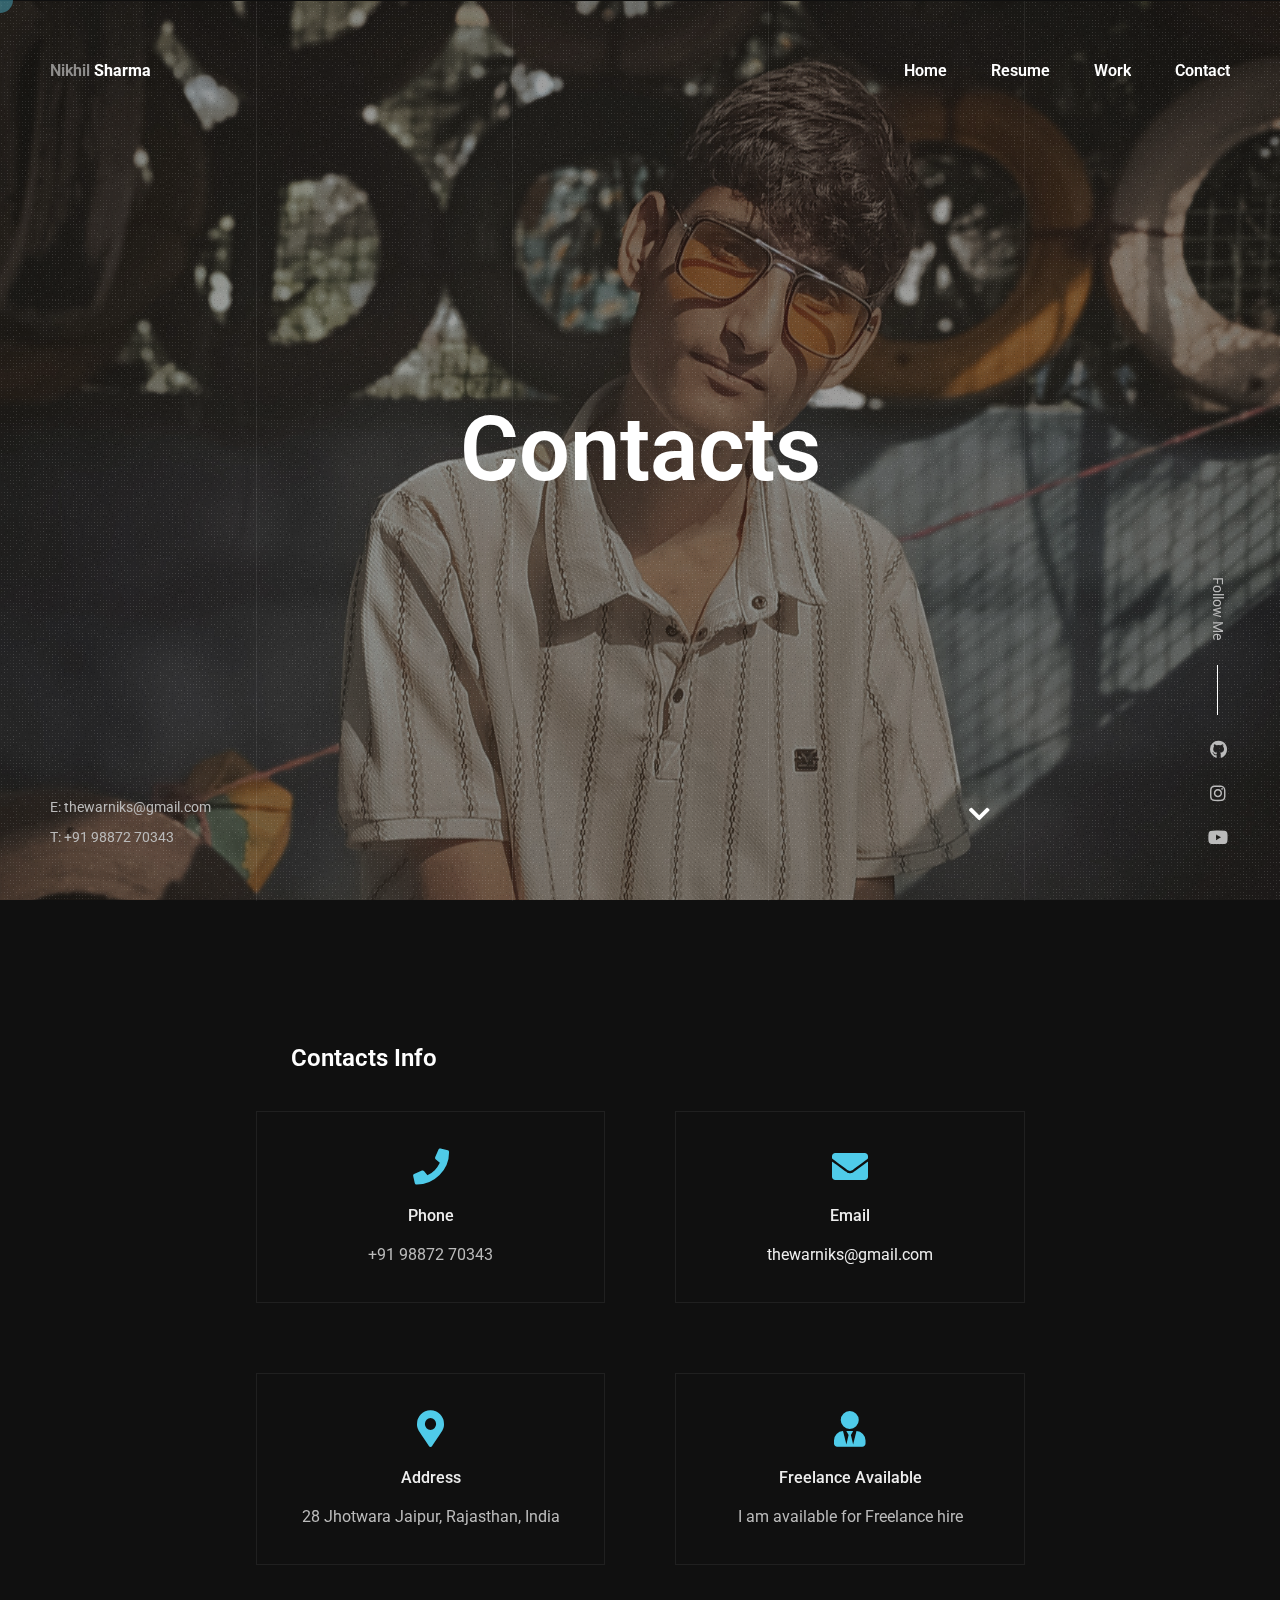
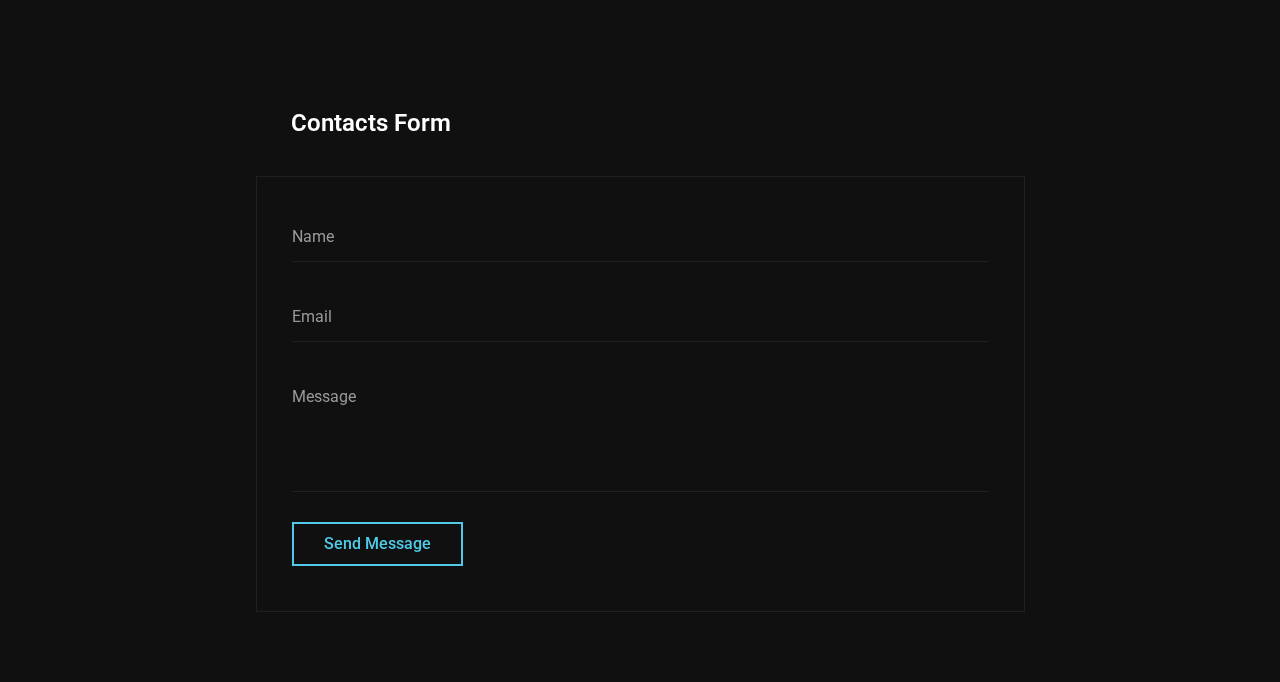
<file: html/template/contacts_image.html>
<!doctype html>
<html lang="en-US">
<head>

	<!-- Meta -->
	<meta charset="UTF-8">
	<meta name="viewport" content="width=device-width, initial-scale=1, maximum-scale=1" />
	<meta name="description" content="CV & Resume Template" />
	<meta name="keywords" content="vcard, resposnive, resume, personal, card, cv, cvio, portfolio" />
	<meta name="author" content="beshleyua" />

	<!-- Title -->
	<title>Nikhil - Portfolio</title>

	<!-- Fonts -->
	<link href="https://fonts.googleapis.com/css?family=Roboto:100,100i,300,300i,400,400i,500,500i,700,700i,900,900i&display=swap&subset=cyrillic" rel="stylesheet">

	<!-- Styles -->
	<link rel="stylesheet" href="css/basic.css" />
	<link rel="stylesheet" href="css/layout.css" />
	<link rel="stylesheet" href="css/magnific-popup.css" />
	<link rel="stylesheet" href="css/animate.css" />
	<link rel="stylesheet" href="css/jarallax.css" />
	<link rel="stylesheet" href="css/swiper.css" />
	<link rel="stylesheet" href="css/fontawesome.css" />
	<link rel="stylesheet" href="css/brands.css" />
	<link rel="stylesheet" href="css/solid.css" />
	<link rel="stylesheet" href="css/theme-colors/blue.css" />

	<!-- Theme Colors
	<link rel="stylesheet" href="css/theme-colors/blue.css" />
	<link rel="stylesheet" href="css/theme-colors/green.css" />
	<link rel="stylesheet" href="css/theme-colors/orange.css" />
	<link rel="stylesheet" href="css/theme-colors/brown.css" />
	<link rel="stylesheet" href="css/theme-colors/purple.css" />
	<link rel="stylesheet" href="css/theme-colors/red.css" />
	<link rel="stylesheet" href="css/theme-colors/beige.css" />
	<link rel="stylesheet" href="css/theme-colors/green_light.css" />
	<link rel="stylesheet" href="css/theme-colors/yellow.css" />
	<link rel="stylesheet" href="css/theme-colors/yellow_light.css" />
	-->
		
	<!--[if lt IE 9]>
	<script src="http://css3-mediaqueries-js.googlecode.com/svn/trunk/css3-mediaqueries.js"></script>
	<script src="http://html5shim.googlecode.com/svn/trunk/html5.js"></script>
	<![endif]-->

	<link rel="shortcut icon" href="images/favicons/favicon.ico">

</head>

<body>

	<!-- Preloader -->
	<div class="preloader">
		<div class="centrize full-width">
			<div class="vertical-center">
				<div class="spinner">
					<div class="double-bounce1"></div>
					<div class="double-bounce2"></div>
				</div>
			</div>
		</div>
	</div>
	
	<!-- Container -->
	<div class="container">

		<!-- Cursor -->
		<div class="cursor-follower"></div>
	
		<!-- Header -->
		<header class="header">
			<div class="head-top">

				<!-- menu button -->
				<a href="#" class="menu-btn"><span></span></a>

				<!-- logo -->
				<div class="logo hover-masks-logo">
					<a href="https://wq0b6-my.sharepoint.com/:b:/g/personal/ujjwalsharma_wq0b6_onmicrosoft_com/EQtHelRPhvJIs4PC88YXalkBJMvrb05Q7qUsfB_AtxaTFA?e=tdg04E" target="_blank">
						<span class="mask-lnk">Nikhil <strong>Sharma</strong></span>
						<span class="mask-lnk mask-lnk-hover">Download <strong>CV</strong></span>
					</a>
				</div>
				
				<!-- top menu -->						
				<div class="top-menu hover-masks">
					<div class="top-menu-nav">	
						<div class="menu-topmenu-container">
							<ul class="menu">
								<li class="menu-item current-menu-item">
									<a href="index.html">Home</a>
								</li>
								<li class="menu-item current-menu-item">
									<a href="resume_image.html">Resume</a>
								</li>
								<li class="menu-item current-menu-item">
									<a href="works_creative.html">Work</a>
								</li>
								<li class="menu-item current-menu-item">
									<a href="contacts_image.html">Contact</a>
								</li>
							</ul>
						</div>
					</div>
				</div>

			</div>
		</header>
		
		<!-- Wrapper -->
		<div class="wrapper">

			<!-- Section Started -->
			<div class="section started section-title" id="section-started">

				<!-- background -->
				<div class="video-bg jarallax" style="background-image: url(images/resume_bg.jpg);">
					<div class="video-bg-mask"></div>
					<div class="video-bg-texture" id="grained_container"></div>
				</div>

				<!-- started content -->
				<div class="centrize full-width">
					<div class="vertical-center">
						<div class="started-content">
							<h1 class="h-title">Contacts</h1>
							<div class="h-subtitles">
								<div class="h-subtitle typing-bread">
									<p class="breadcrumbs">
										<a href="index.html">Home</a> / Contacts
									</p>
								</div>
								<span class="typed-bread"></span>
							</div>
						</div>
					</div>
				</div>

				<!-- mosue button -->
				<a href="#" class="mouse_btn" style="display: none;"><span class="icon fas fa-chevron-down"></span></a>

			</div>

			<!-- Section Contacts Info -->
			<div class="section contacts" id="section-contacts-info">
				<div class="content">

					<!-- title -->
					<div class="title">
						<div class="title_inner">Contacts Info</div>
					</div>

					<!-- contacts items -->
					<div class="service-items">

						<div class="service-col">
							<div class="service-item content-box">
								<div class="icon"><span class="fas fa-phone"></span></div>
								<div class="name">Phone</div>
								<div class="text">+91 98872 70343</div>
							</div>
						</div> 
						
						<div class="service-col">
							<div class="service-item content-box">
								<div class="icon"><span class="fas fa-envelope"></span></div>
								<div class="name">Email</div>
								<div class="text"><a href="mailto:thewarniks@gmail.com" style="text-decoration: none;">thewarniks@gmail.com</a></div>
							</div>
						</div>

						<div class="service-col">
							<div class="service-item content-box">
								<div class="icon"><span class="fas fa-map-marker-alt"></span></div>
								<div class="name">Address</div>
								<div class="text">28 Jhotwara Jaipur, Rajasthan, India</div>
							</div>
						</div>

						<div class="service-col">
							<div class="service-item content-box">
								<div class="icon"><span class="fas fa-user-tie"></span></div>
								<div class="name">Freelance Available</div>
								<div class="text">I am available for Freelance hire</div>
							</div>
						</div>

					</div>

					<div class="clear"></div>
				</div>
			</div>

			<!-- Section Contacts Form -->
			<div class="section contacts" id="section-contacts">
				<div class="content">

					<!-- title -->
					<div class="title">
						<div class="title_inner">Contacts Form</div>
					</div>

					<!-- form -->
					<div class="contact_form content-box">
						<form id="cform" method="post">
							<div class="group-val">
   								<input type="text" name="name" placeholder="Name" />
							</div>
							<div class="group-val">
								<input type="email" name="email" placeholder="Email" />
							</div>
							<div class="group-val ct-gr">
								<textarea name="message" placeholder="Message"></textarea>
							</div>
							<div class="group-bts">
								<button type="submit" class="btn hover-animated">
									<span class="circle"></span>
									<span class="lnk">Send Message</span>
								</button>
							</div>
						</form>
						<div class="alert-success">
							<p>Thanks, your message is sent successfully.</p>
						</div>
					</div>

				</div>
				<div class="clear"></div>
			</div>

		</div>
		
		<!-- Footer -->
		<footer class="footer">
			<div class="copy">
				<p>E: thewarniks@gmail.com</p>
				<p>T: +91 98872 70343</p>
			</div>
			<div class="soc-box">
				<div class="follow-label">Follow Me</div>
				<div class="soc">
					<a target="_blank" href="https://github.com/thewarniks">
						<span class="icon fab fa-github"></span>
					</a>
					<a target="_blank" href="https://www.instagram.com/the_warniks/">
						<span class="icon fab fa-instagram"></span>
					</a>
					<a target="_blank" href="https://www.youtube.com/@warniks">
						<span class="icon fab fa-youtube"></span>
					</a>
				</div>
			</div>
			<div class="clear"></div>
		</footer>

		<!-- Lines -->
		<div class="lines">
			<div class="line-col"></div>
			<div class="line-col"></div>
			<div class="line-col"></div>
			<div class="line-col"></div>
			<div class="line-col"></div>
		</div>
		
	</div>

	<!-- Scripts -->
	<script src="js/jquery.min.js"></script>
	<script src="js/jquery.validate.js"></script>
	<script src="js/magnific-popup.js"></script>
	<script src="js/simpleParallax.js"></script>
	<script src="js/typed.js"></script>
	<script src="js/jarallax.js"></script>
	<script src="js/jarallax-video.js"></script>
	<script src="js/jarallax-element.js"></script>
	<script src="js/imagesloaded.pkgd.js"></script>
	<script src="js/isotope.pkgd.js"></script>
	<script src="js/swiper.js"></script>
	<script src="js/grained.js"></script>
	<script src="js/scripts.js"></script>

</body>
</html>
</file>
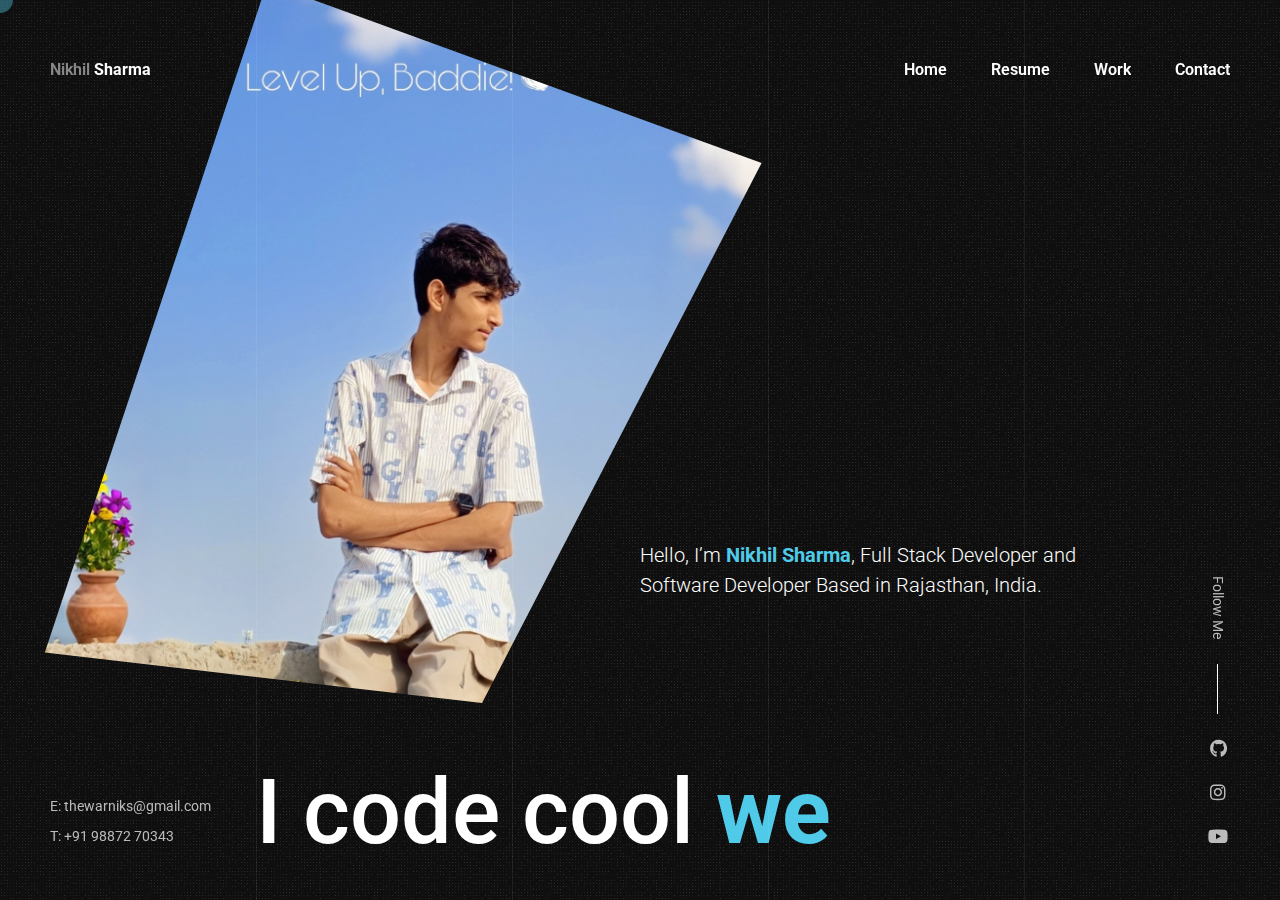
<file: html/template/index_personal.html>
<!doctype html>
<html lang="en-US">
<head>

	<!-- Meta -->
	<meta charset="UTF-8">
	<meta name="viewport" content="width=device-width, initial-scale=1, maximum-scale=1" />
	<meta name="description" content="CV & Resume Template" />
	<meta name="keywords" content="vcard, resposnive, resume, personal, card, cv, cvio, portfolio" />
	<meta name="author" content="beshleyua" />

	<!-- Title -->
	<title>Nikhil - Portfolio</title>

	<!-- Fonts -->
	<link href="https://fonts.googleapis.com/css?family=Roboto:100,100i,300,300i,400,400i,500,500i,700,700i,900,900i&display=swap&subset=cyrillic" rel="stylesheet">

	<!-- Styles -->
	<link rel="stylesheet" href="css/basic.css" />
	<link rel="stylesheet" href="css/layout.css" />
	<link rel="stylesheet" href="css/magnific-popup.css" />
	<link rel="stylesheet" href="css/animate.css" />
	<link rel="stylesheet" href="css/jarallax.css" />
	<link rel="stylesheet" href="css/swiper.css" />
	<link rel="stylesheet" href="css/fontawesome.css" />
	<link rel="stylesheet" href="css/brands.css" />
	<link rel="stylesheet" href="css/solid.css" />
	<link rel="stylesheet" href="css/theme-colors/blue.css" />

	<!-- Theme Colors
	<link rel="stylesheet" href="css/theme-colors/blue.css" />
	<link rel="stylesheet" href="css/theme-colors/green.css" />
	<link rel="stylesheet" href="css/theme-colors/orange.css" />
	<link rel="stylesheet" href="css/theme-colors/brown.css" />
	<link rel="stylesheet" href="css/theme-colors/purple.css" />
	<link rel="stylesheet" href="css/theme-colors/red.css" />
	<link rel="stylesheet" href="css/theme-colors/beige.css" />
	<link rel="stylesheet" href="css/theme-colors/green_light.css" />
	<link rel="stylesheet" href="css/theme-colors/yellow.css" />
	<link rel="stylesheet" href="css/theme-colors/yellow_light.css" />
	-->
		
	<!-- <script src="http://css3-mediaqueries-js.googlecode.com/svn/trunk/css3-mediaqueries.js"></script>
	<script src="http://html5shim.googlecode.com/svn/trunk/html5.js"></script> -->

	<link rel="shortcut icon" href="images/favicons/favicon.ico">

</head>

<body class="home">

	<!-- Preloader -->
	<div class="preloader">
		<div class="centrize full-width">
			<div class="vertical-center">
				<div class="spinner">
					<div class="double-bounce1"></div>
					<div class="double-bounce2"></div>
				</div>
			</div>
		</div>
	</div>
	
	<!-- Container -->
	<div class="container">

		<!-- Cursor -->
		<div class="cursor-follower"></div>
	
		<!-- Header -->
		<header class="header">
			<div class="head-top">

				<!-- menu button -->
				<a href="#" class="menu-btn"><span></span></a>

				<!-- logo -->
				<div class="logo hover-masks-logo">
					<a href="https://wq0b6-my.sharepoint.com/:b:/g/personal/ujjwalsharma_wq0b6_onmicrosoft_com/EQtHelRPhvJIs4PC88YXalkBJMvrb05Q7qUsfB_AtxaTFA?e=tdg04E" target="_blank">
						<span class="mask-lnk">Nikhil <strong>Sharma</strong></span>
						<span class="mask-lnk mask-lnk-hover">Download <strong>CV</strong></span>
					</a>
				</div>
				
				<!-- top menu -->						
				<div class="top-menu hover-masks">
					<div class="top-menu-nav">	
						<div class="menu-topmenu-container">
							<ul class="menu">
								<li class="menu-item current-menu-item">
									<a href="index_personal.html">Home</a>
								</li>
								<li class="menu-item current-menu-item">
									<a href="resume_image.html">Resume</a>
								</li>
								<li class="menu-item current-menu-item">
									<a href="works_creative.html">Work</a>
								</li>
								<li class="menu-item current-menu-item">
									<a href="contacts_image.html">Contact</a>
								</li>
							</ul>
						</div>
					</div>
				</div>

			</div>
		</header>
		
		<!-- Wrapper -->
		<div class="wrapper">	

			<!-- Section Started -->
			<div class="section started personal" id="section-started">

				<!-- background -->
				<div class="video-bg">
					<div class="video-bg-mask"></div>
					<div class="video-bg-texture" id="grained_container"></div>
				</div>

				<!-- started content -->
				<div class="centrize full-width">
					<div class="vertical-center">
						<div class="started-content">
							<div class="logo" style="background-image: url(images/man.jpg);"></div>
							<h1 class="h-title">
								Hello, I’m <strong>Nikhil Sharma</strong>, Full Stack Developer and <br />
								Software Developer Based in Rajasthan, India.
							</h1>
							<div class="h-subtitle typing-subtitle">
								<p>I code cool <strong>websites</strong></p>
								<p>I develop <strong>mobile apps</strong></p>
								<p>I love <strong>Development</strong></p>
							</div>
							<span class="typed-subtitle"></span>
						</div>
					</div>
				</div>

			</div>

		</div>
		
		<!-- Footer -->
		<footer class="footer">
			<div class="copy">
				<p>E: thewarniks@gmail.com</p>
				<p>T: +91 98872 70343</p>
			</div>
			<div class="soc-box">
				<div class="follow-label">Follow Me</div>
				<div class="soc">
					<a target="_blank" href="https://github.com/thewarniks">
						<span class="icon fab fa-github"></span>
					</a>
					<a target="_blank" href="https://www.instagram.com/the_warniks/">
						<span class="icon fab fa-instagram"></span>
					</a>
					<a target="_blank" href="https://www.youtube.com/@warniks">
						<span class="icon fab fa-youtube"></span>
					</a>
				</div>
			</div>
			<div class="clear"></div>
		</footer>

		<!-- Lines -->
		<div class="lines">
			<div class="line-col"></div>
			<div class="line-col"></div>
			<div class="line-col"></div>
			<div class="line-col"></div>
			<div class="line-col"></div>
		</div>
		
	</div>

	<!-- Scripts -->
	<script src="js/jquery.min.js"></script>
	<script src="js/jquery.validate.js"></script>
	<script src="js/magnific-popup.js"></script>
	<script src="js/simpleParallax.js"></script>
	<script src="js/typed.js"></script>
	<script src="js/jarallax.js"></script>
	<script src="js/jarallax-video.js"></script>
	<script src="js/jarallax-element.js"></script>
	<script src="js/imagesloaded.pkgd.js"></script>
	<script src="js/isotope.pkgd.js"></script>
	<script src="js/swiper.js"></script>
	<script src="js/grained.js"></script>
	<script src="js/scripts.js"></script>

</body>
</html>
</file>
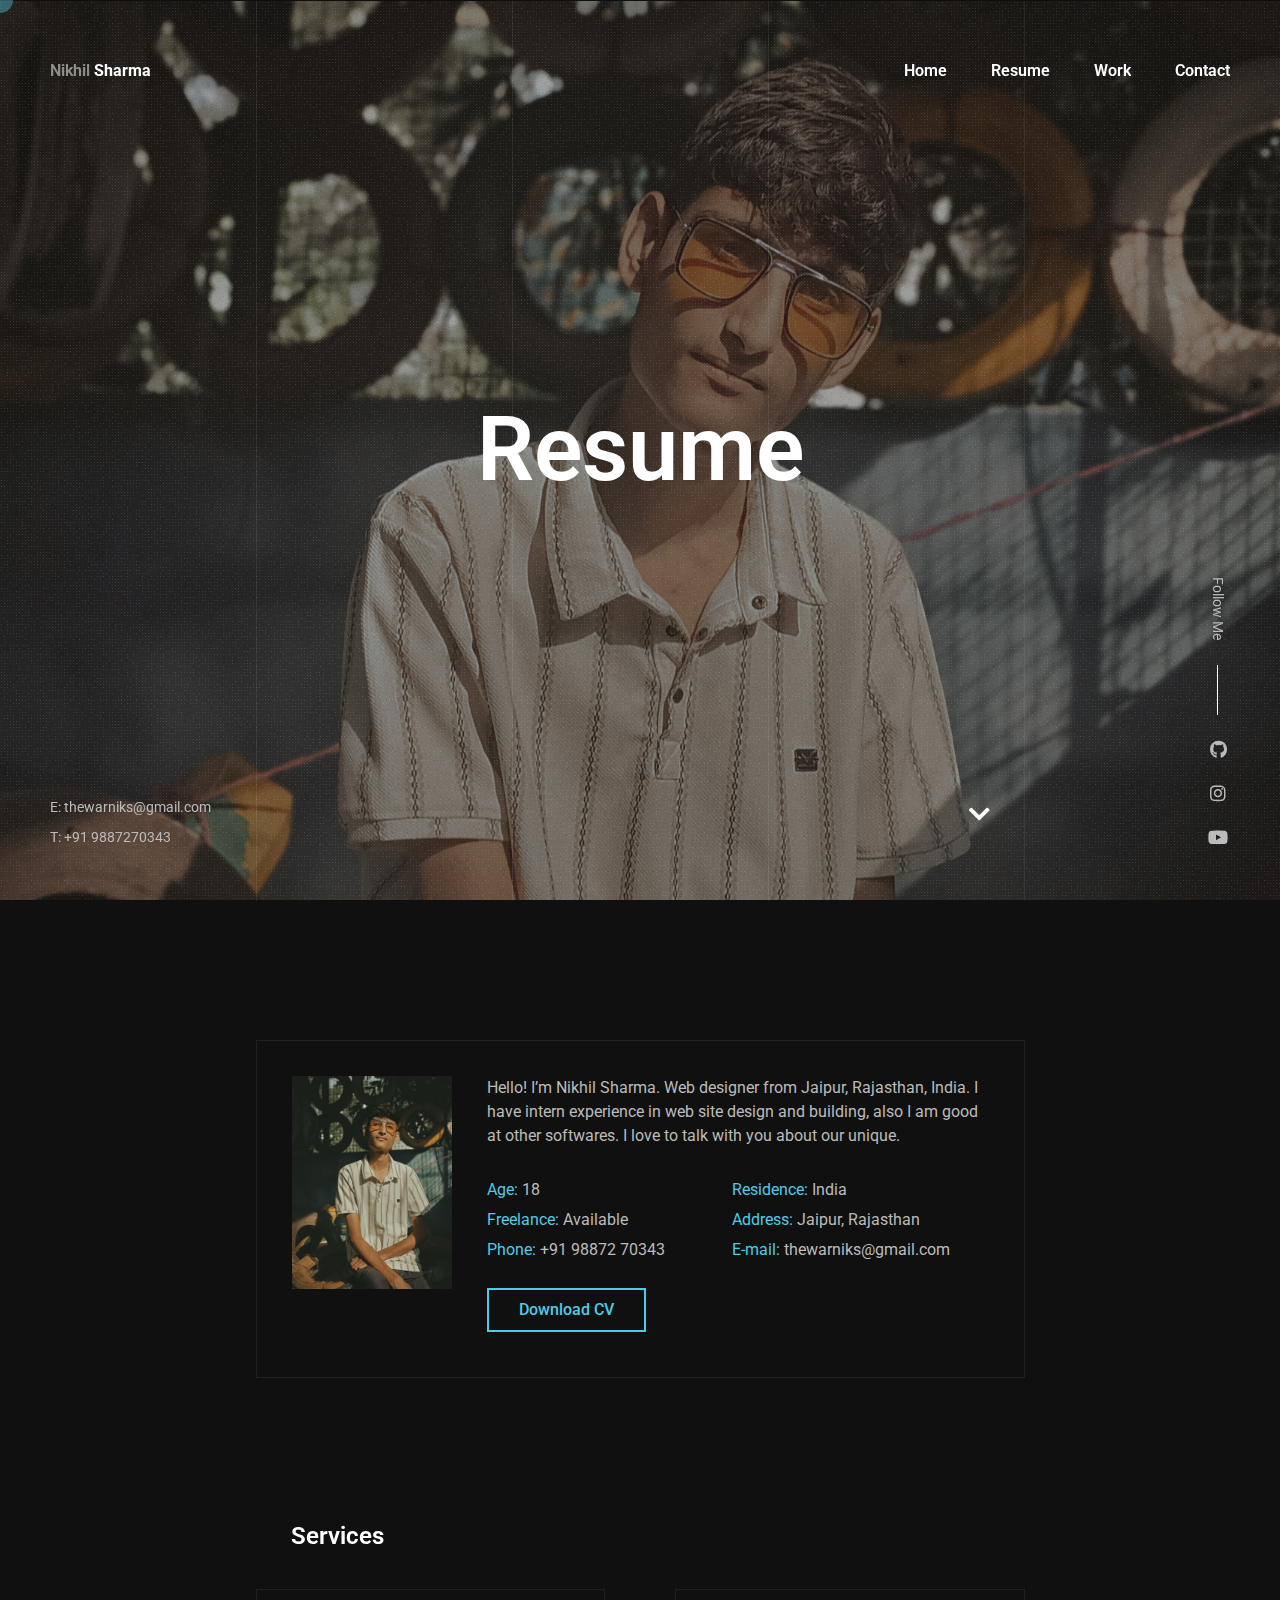
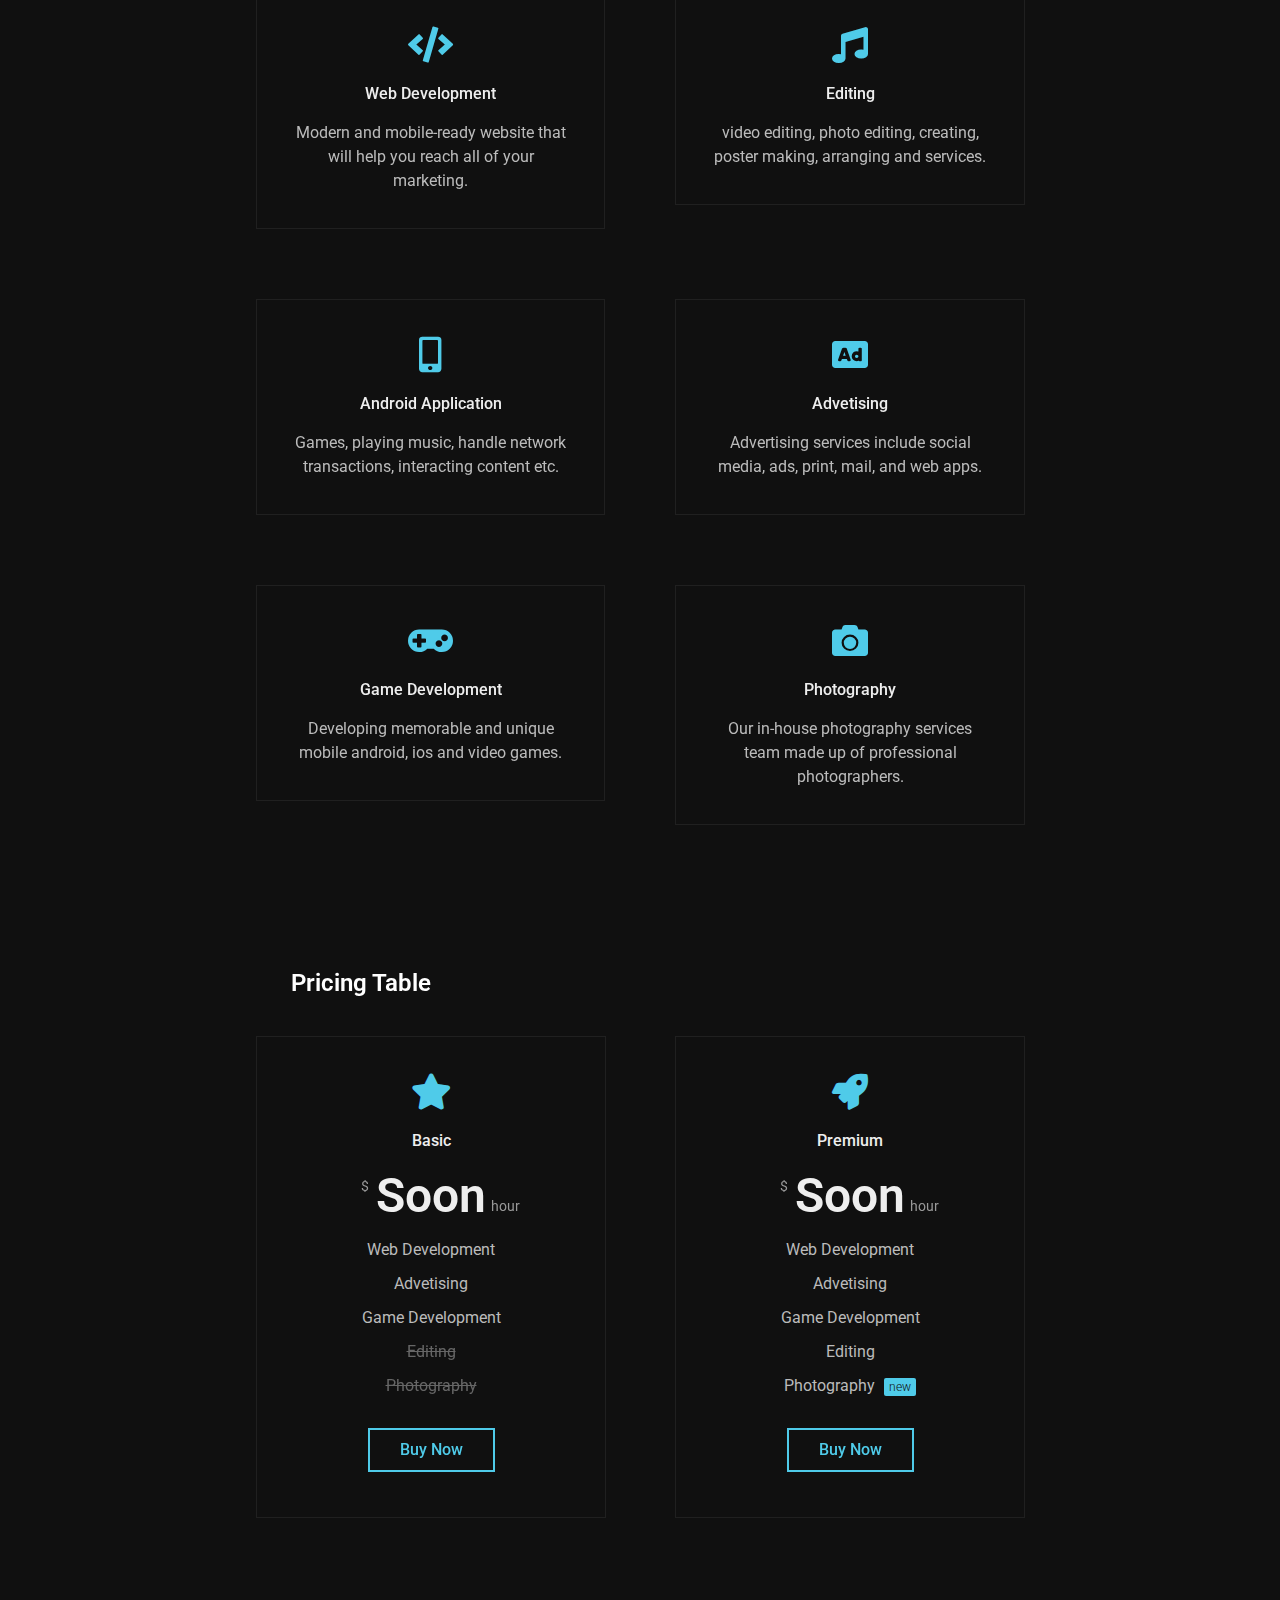
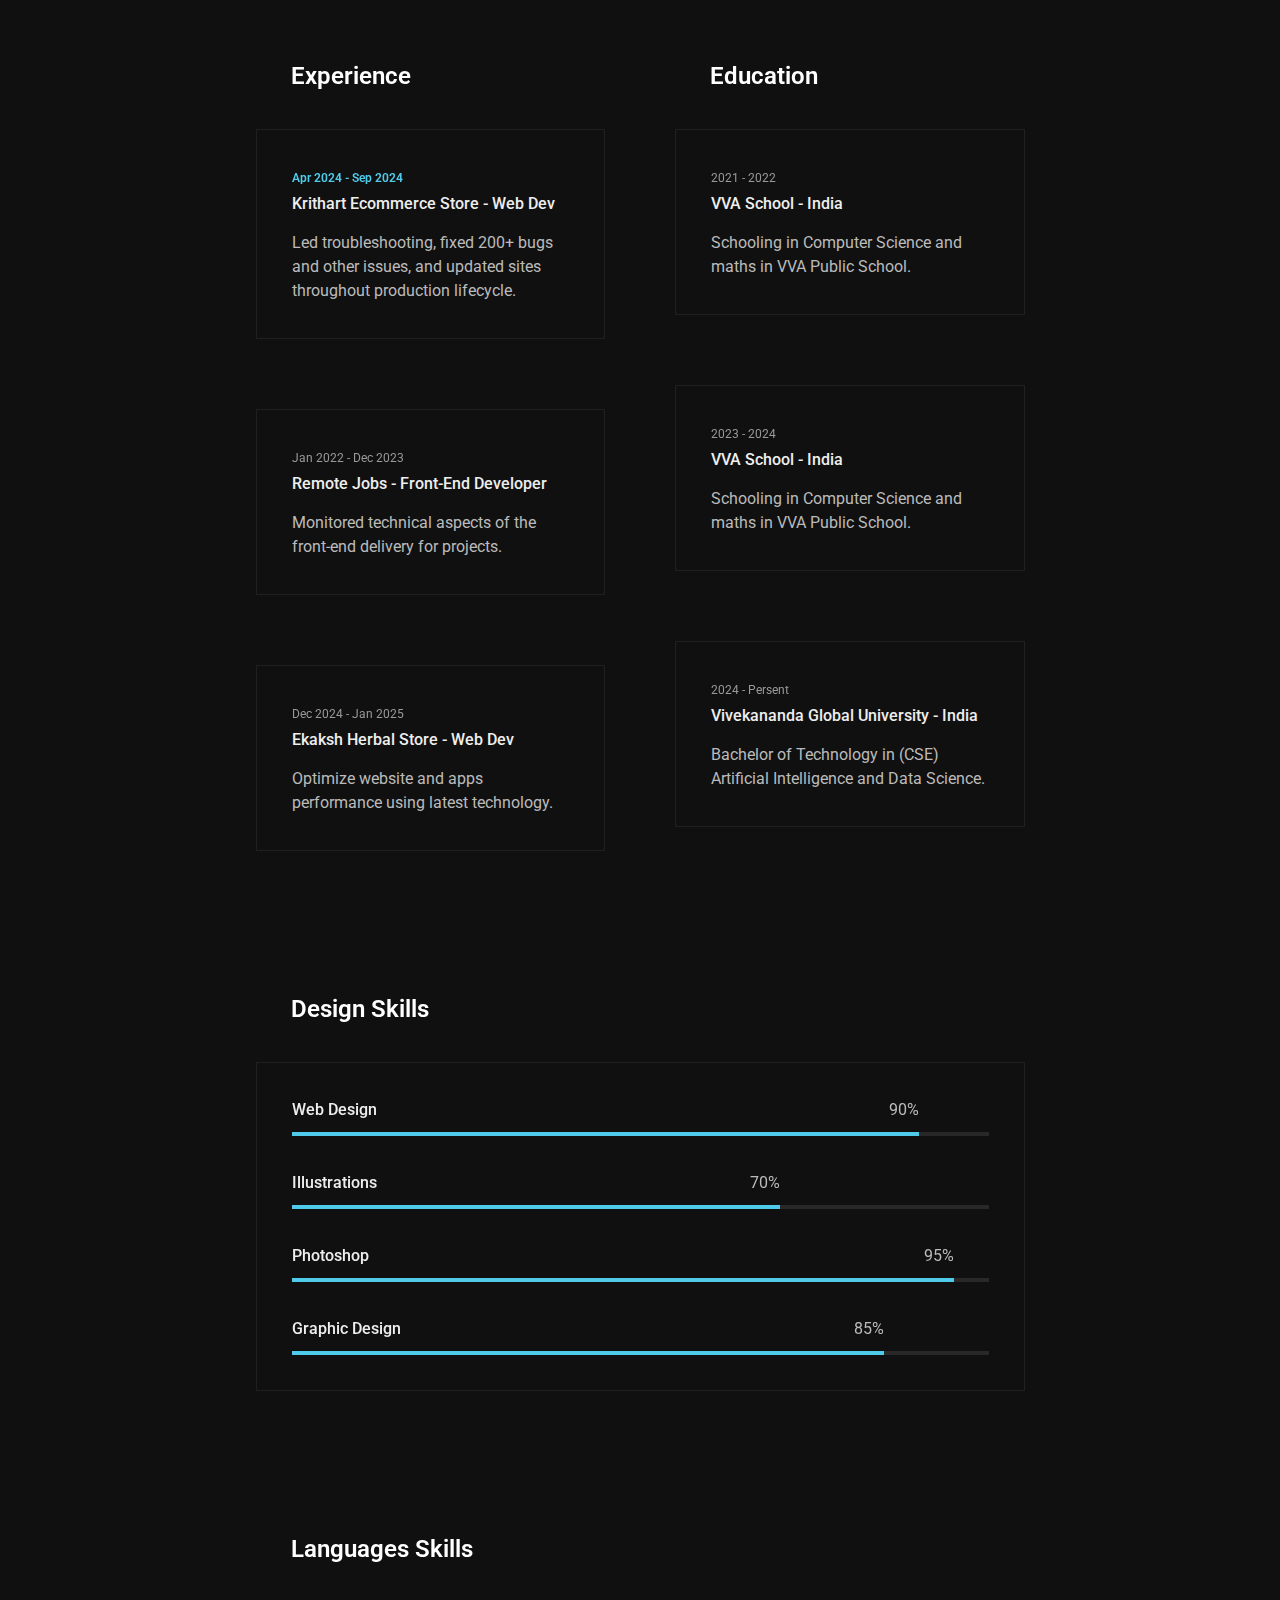
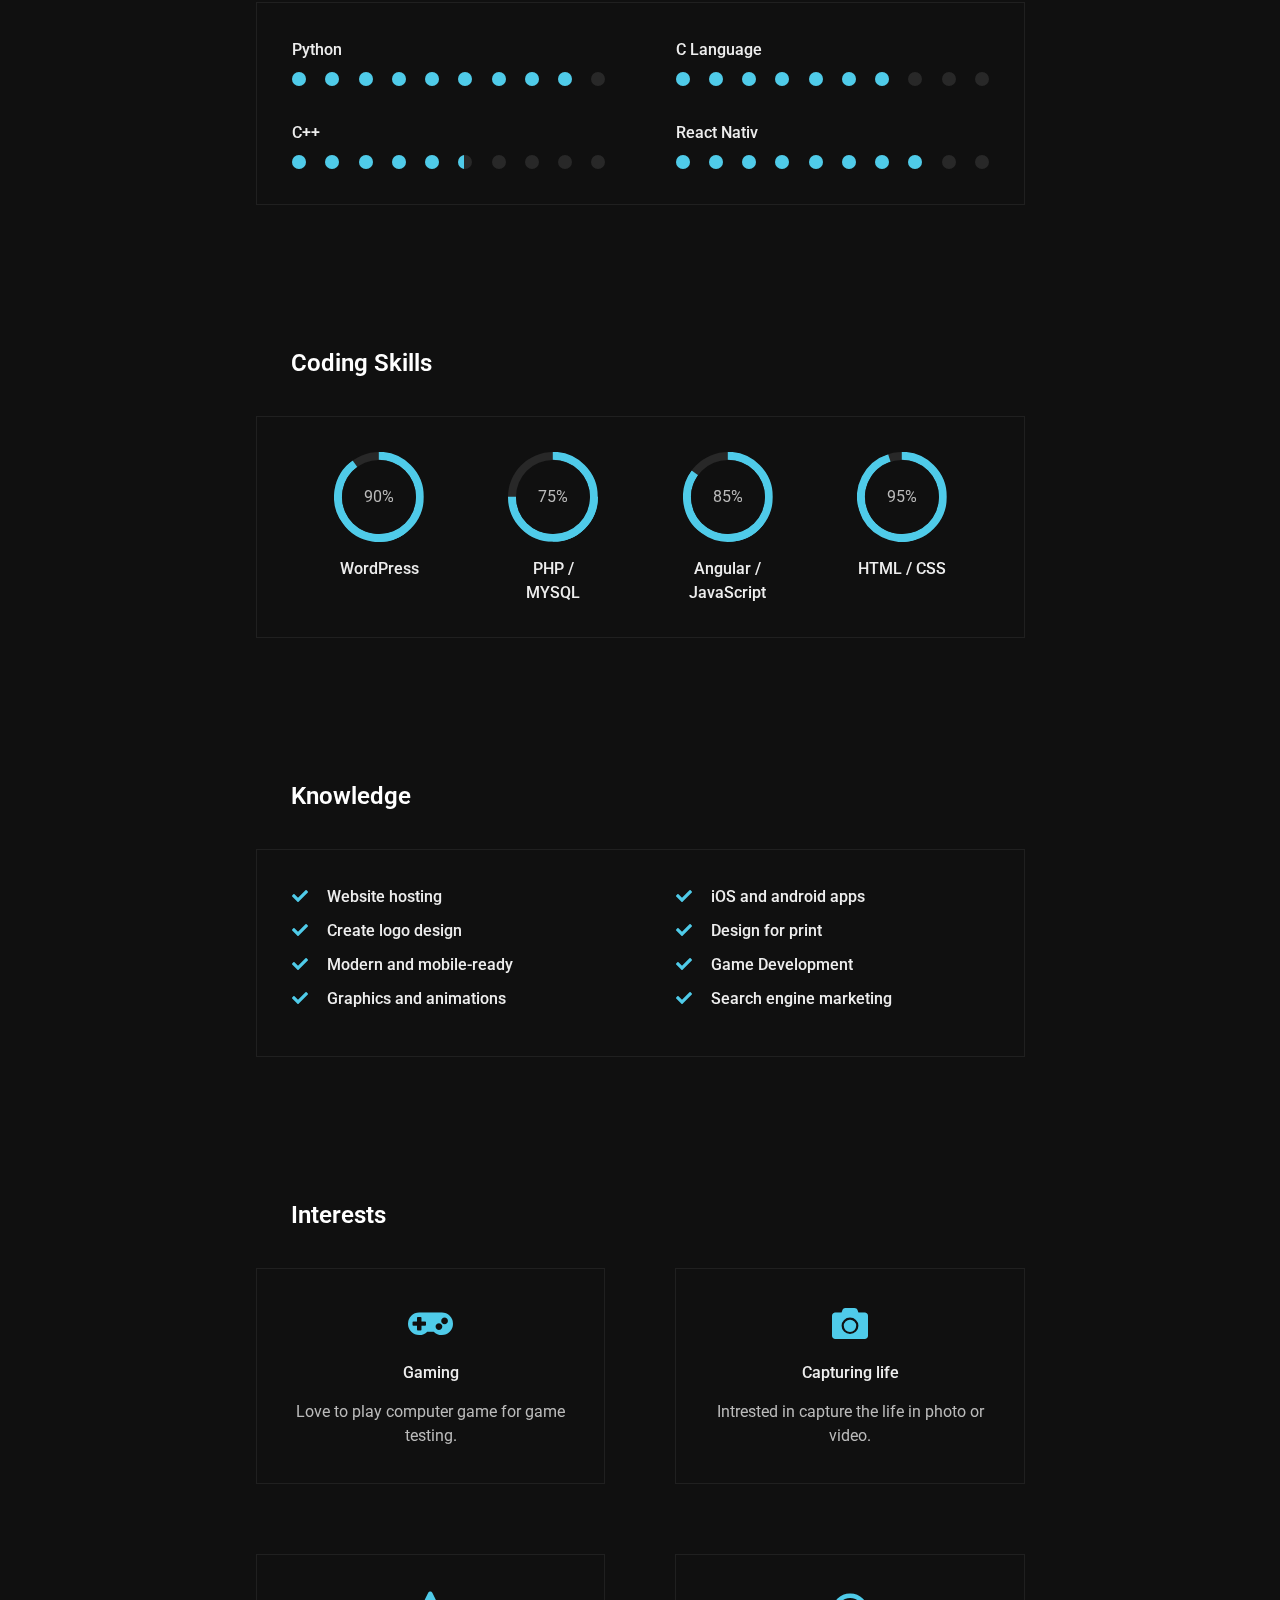
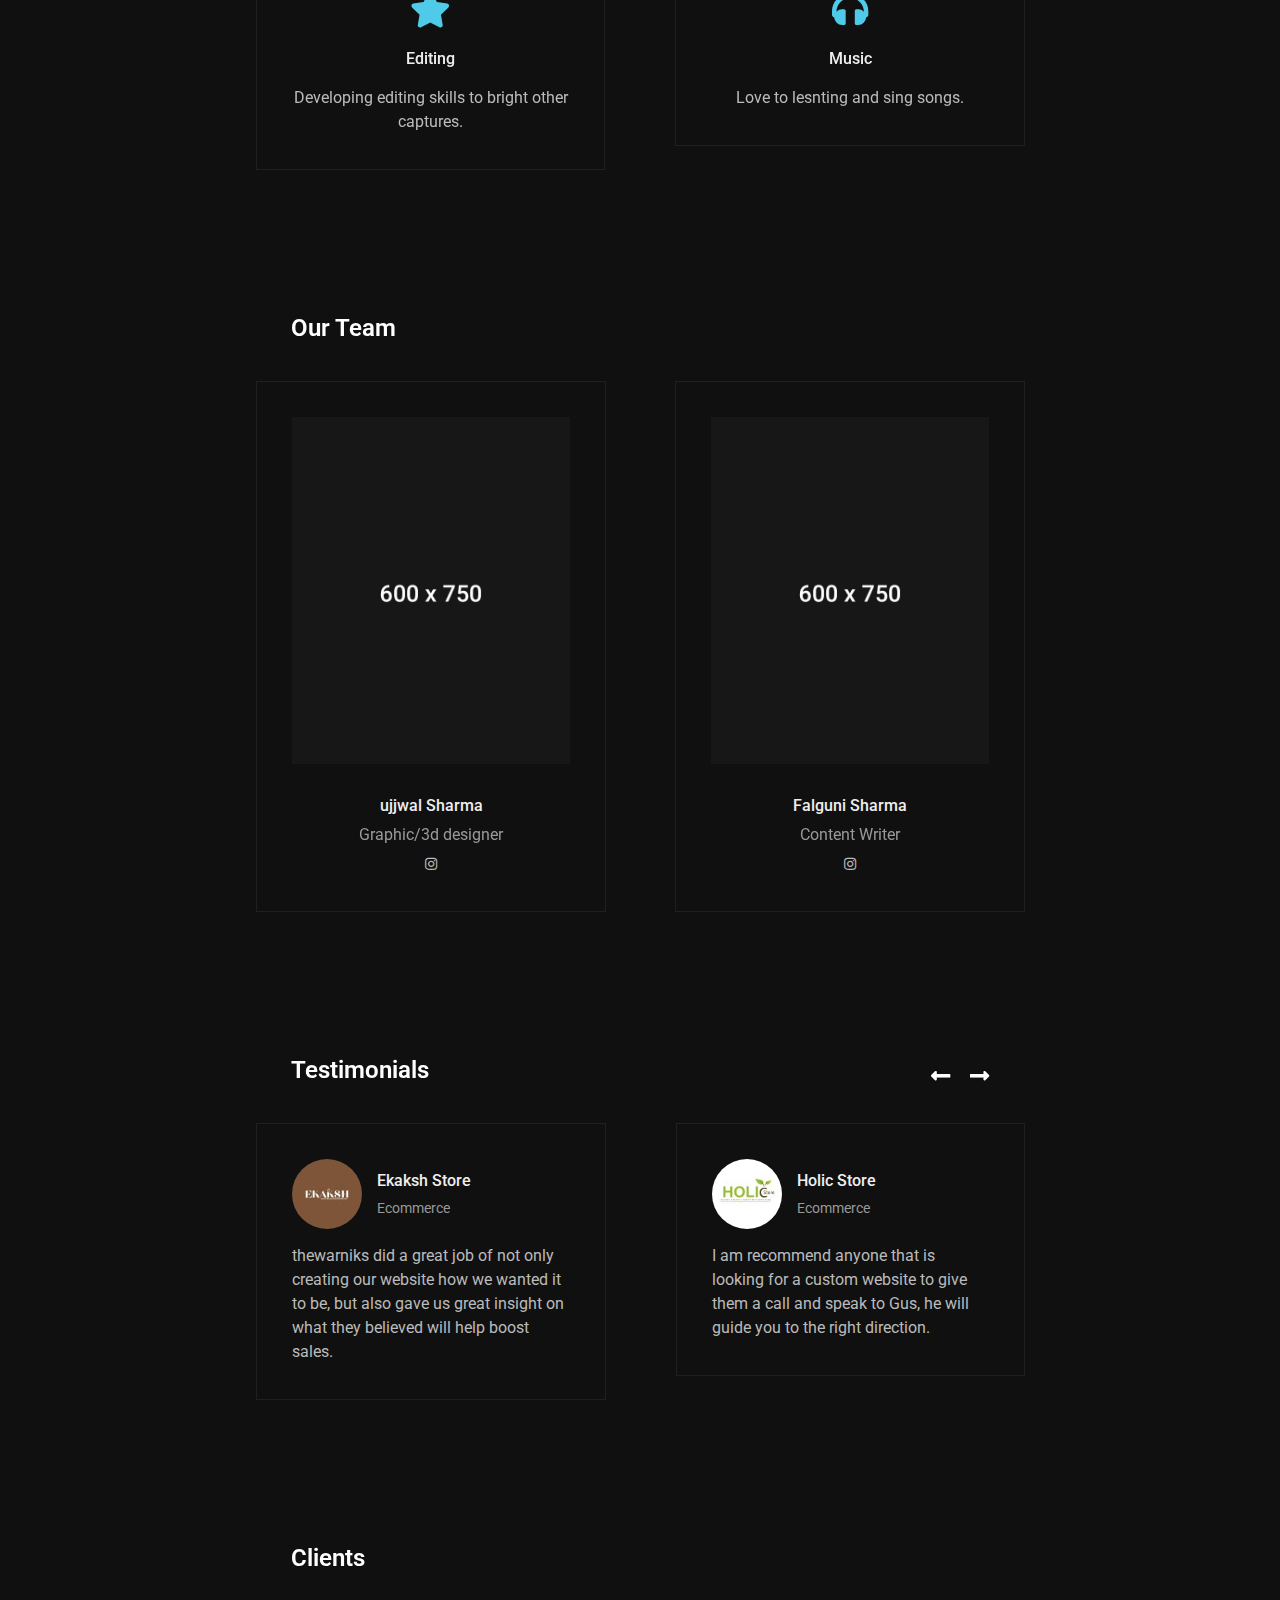
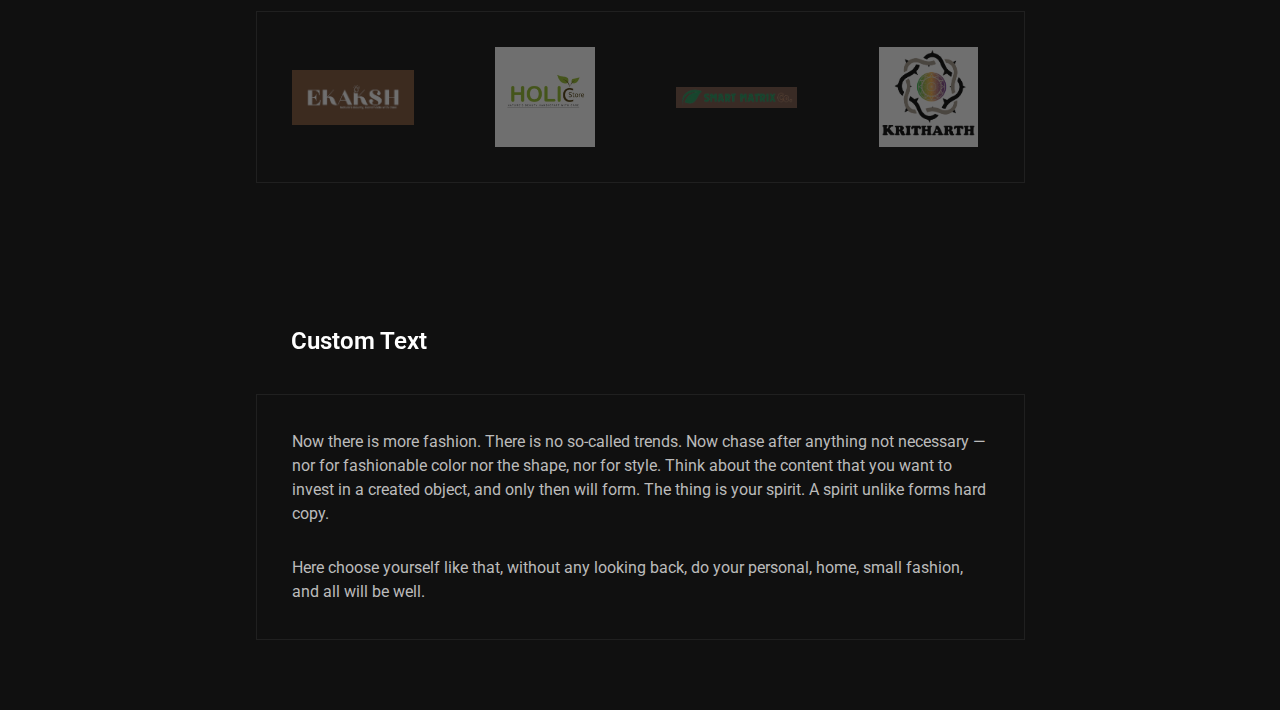
<file: html/template/resume_image.html>
<!doctype html>
<html lang="en-US">

<head>

	<!-- Meta -->
	<meta charset="UTF-8">
	<meta name="viewport" content="width=device-width, initial-scale=1, maximum-scale=1" />
	<meta name="description" content="CV & Resume Template" />
	<meta name="keywords" content="vcard, resposnive, resume, personal, card, cv, cvio, portfolio" />
	<meta name="author" content="beshleyua" />

	<!-- Title -->
	<title>Nikhil - Portfolio</title>

	<!-- Fonts -->
	<link
		href="https://fonts.googleapis.com/css?family=Roboto:100,100i,300,300i,400,400i,500,500i,700,700i,900,900i&display=swap&subset=cyrillic"
		rel="stylesheet">

	<!-- Styles -->
	<link rel="stylesheet" href="css/basic.css" />
	<link rel="stylesheet" href="css/layout.css" />
	<link rel="stylesheet" href="css/magnific-popup.css" />
	<link rel="stylesheet" href="css/animate.css" />
	<link rel="stylesheet" href="css/jarallax.css" />
	<link rel="stylesheet" href="css/swiper.css" />
	<link rel="stylesheet" href="css/fontawesome.css" />
	<link rel="stylesheet" href="css/brands.css" />
	<link rel="stylesheet" href="css/solid.css" />
	<link rel="stylesheet" href="css/theme-colors/blue.css" />

	<!-- Theme Colors
	<link rel="stylesheet" href="css/theme-colors/blue.css" />
	<link rel="stylesheet" href="css/theme-colors/green.css" />
	<link rel="stylesheet" href="css/theme-colors/orange.css" />
	<link rel="stylesheet" href="css/theme-colors/brown.css" />
	<link rel="stylesheet" href="css/theme-colors/purple.css" />
	<link rel="stylesheet" href="css/theme-colors/red.css" />
	<link rel="stylesheet" href="css/theme-colors/beige.css" />
	<link rel="stylesheet" href="css/theme-colors/green_light.css" />
	<link rel="stylesheet" href="css/theme-colors/yellow.css" />
	<link rel="stylesheet" href="css/theme-colors/yellow_light.css" />
	-->

	<!--[if lt IE 9]>
	<script src="http://css3-mediaqueries-js.googlecode.com/svn/trunk/css3-mediaqueries.js"></script>
	<script src="http://html5shim.googlecode.com/svn/trunk/html5.js"></script>
	<![endif]-->

	<link rel="shortcut icon" href="images/favicons/favicon.ico">

</head>

<body>

	<!-- Preloader -->
	<div class="preloader">
		<div class="centrize full-width">
			<div class="vertical-center">
				<div class="spinner">
					<div class="double-bounce1"></div>
					<div class="double-bounce2"></div>
				</div>
			</div>
		</div>
	</div>

	<!-- Container -->
	<div class="container">

		<!-- Cursor -->
		<div class="cursor-follower"></div>

		<!-- Header -->
		<header class="header">
			<div class="head-top">

				<!-- menu button -->
				<a href="#" class="menu-btn"><span></span></a>

				<!-- logo -->
				<div class="logo hover-masks-logo">
					<a href="https://wq0b6-my.sharepoint.com/:b:/g/personal/ujjwalsharma_wq0b6_onmicrosoft_com/EQtHelRPhvJIs4PC88YXalkBJMvrb05Q7qUsfB_AtxaTFA?e=tdg04E"
						target="_blank">
						<span class="mask-lnk">Nikhil <strong>Sharma</strong></span>
						<span class="mask-lnk mask-lnk-hover">Download <strong>CV</strong></span>
					</a>
				</div>

				<!-- top menu -->
				<div class="top-menu hover-masks">
					<div class="top-menu-nav">
						<div class="menu-topmenu-container">
							<ul class="menu">
								<li class="menu-item current-menu-item">
									<a href="index.html">Home</a>
								</li>
								<li class="menu-item current-menu-item">
									<a href="resume_image.html">Resume</a>
								</li>
								<li class="menu-item current-menu-item">
									<a href="works_creative.html">Work</a>
								</li>
								<li class="menu-item current-menu-item">
									<a href="contacts_image.html">Contact</a>
								</li>
							</ul>
						</div>
					</div>
				</div>

			</div>
		</header>

		<!-- Wrapper -->
		<div class="wrapper">

			<!-- Section Started -->
			<div class="section started section-title" id="section-started">

				<!-- background -->
				<div class="video-bg jarallax" style="background-image: url(images/resume_bg.jpg);">
					<div class="video-bg-mask"></div>
					<div class="video-bg-texture" id="grained_container"></div>
				</div>

				<!-- started content -->
				<div class="centrize full-width">
					<div class="vertical-center">
						<div class="started-content">
							<h1 class="h-title">Resume</h1>
							<div class="h-subtitles">
								<div class="h-subtitle typing-bread">
									<p class="breadcrumbs">
										<a href="index.html">Home</a> / Resume
									</p>
								</div>
								<span class="typed-bread"></span>
							</div>
						</div>
					</div>
				</div>

				<!-- mosue button -->
				<a href="#" class="mouse_btn" style="display: none;"><span class="icon fas fa-chevron-down"></span></a>

			</div>

			<!-- Section About -->
			<div class="section about" id="section-about">
				<div class="content content-box">

					<!-- image -->
					<div class="image">
						<img src="images/man2.jpg" alt="" />
					</div>

					<!-- desc -->
					<div class="desc">
						<p>Hello! I’m Nikhil Sharma. Web designer from Jaipur, Rajasthan, India. I have intern
							experience in web site design and building, also I am good at other softwares. I love to
							talk with you about our unique.</p>
						<div class="info-list">
							<ul>
								<li><strong>Age:</strong> 18</li>
								<li><strong>Residence:</strong> India</li>
								<li><strong>Freelance:</strong> Available</li>
								<li><strong>Address:</strong> Jaipur, Rajasthan</li>
								<li><strong>Phone:</strong> +91 98872 70343</li>
								<li><strong>E-mail:</strong> thewarniks@gmail.com</li>
							</ul>
						</div>
						<div class="bts">
							<a href="https://wq0b6-my.sharepoint.com/:b:/g/personal/ujjwalsharma_wq0b6_onmicrosoft_com/EQtHelRPhvJIs4PC88YXalkBJMvrb05Q7qUsfB_AtxaTFA?e=tdg04E"
								class="btn hover-animated" target="_blank">
								<span class="circle"></span>
								<span class="lnk">Download CV</span>
							</a>
						</div>
					</div>

					<div class="clear"></div>
				</div>
			</div>

			<!-- Section Service -->
			<div class="section service" id="section-services">
				<div class="content">

					<!-- title -->
					<div class="title">
						<div class="title_inner">Services</div>
					</div>

					<!-- service items -->
					<div class="service-items">

						<div class="service-col">
							<div class="service-item content-box">
								<div class="icon"><span class="fas fa-code"></span></div>
								<div class="name">Web Development</div>
								<div class="text">Modern and mobile-ready website that will help you reach all of your
									marketing.</div>
							</div>
						</div>

						<div class="service-col">
							<div class="service-item content-box">
								<div class="icon"><span class="fas fa-music"></span></div>
								<div class="name">Editing</div>
								<div class="text">video editing, photo editing, creating, poster making, arranging and
									services.</div>
							</div>
						</div>

						<div class="service-col">
							<div class="service-item content-box">
								<div class="icon"><span class="fas fa-mobile-alt"></span></div>
								<div class="name">Android Application</div>
								<div class="text">Games, playing music, handle network transactions, interacting content
									etc.</div>
							</div>
						</div>

						<div class="service-col">
							<div class="service-item content-box">
								<div class="icon"><span class="fas fa-ad"></span></div>
								<div class="name">Advetising</div>
								<div class="text">Advertising services include social media, ads, print, mail, and web
									apps.</div>
							</div>
						</div>

						<div class="service-col">
							<div class="service-item content-box">
								<div class="icon"><span class="fas fa-gamepad"></span></div>
								<div class="name">Game Development</div>
								<div class="text">Developing memorable and unique mobile android, ios and video games.
								</div>
							</div>
						</div>

						<div class="service-col">
							<div class="service-item content-box">
								<div class="icon"><span class="fas fa-camera"></span></div>
								<div class="name">Photography</div>
								<div class="text">Our in-house photography services team made up of professional
									photographers.</div>
							</div>
						</div>

					</div>

					<div class="clear"></div>
				</div>
			</div>

			<!-- Section Pricing -->
			<div class="section pricing" id="section-pricing">
				<div class="content">

					<!-- title -->
					<div class="title">
						<div class="title_inner">Pricing Table</div>
					</div>

					<!-- pricing items -->
					<div class="pricing-items">

						<div class="pricing-col">
							<div class="pricing-item content-box">
								<div class="icon">
									<span class="fas fa-star"></span>
								</div>
								<div class="name">Basic</div>
								<div class="amount">
									<span class="number">
										<span class="dollar">$</span>
										<span>Soon</span>
										<span class="period">hour</span>
									</span>
								</div>
								<div class="feature-list">
									<ul>
										<li>Web Development</li>
										<li>Advetising</li>
										<li>Game Development</li>
										<li class="disable">Editing</li>
										<li class="disable">Photography</li>
									</ul>
								</div>
								<div class="bts">
									<a href="#" class="btn hover-animated">
										<span class="circle"></span>
										<span class="lnk">Buy Now</span>
									</a>
								</div>
							</div>
						</div>

						<div class="pricing-col">
							<div class="pricing-item content-box">
								<div class="icon">
									<span class="fas fa-rocket"></span>
								</div>
								<div class="name">Premium</div>
								<div class="amount">
									<span class="number">
										<span class="dollar">$</span>
										<span>Soon</span>
										<span class="period">hour</span>
									</span>
								</div>
								<div class="feature-list">
									<ul>
										<li>Web Development</li>
										<li>Advetising</li>
										<li>Game Development</li>
										<li>Editing</li>
										<li>Photography <strong>new</strong></li>
									</ul>
								</div>
								<div class="bts">
									<a href="#" class="btn hover-animated">
										<span class="circle"></span>
										<span class="lnk">Buy Now</span>
									</a>
								</div>
							</div>
						</div>

					</div>

				</div>
			</div>

			<!-- Section Resume -->
			<div class="section resume" id="section-history">
				<div class="content">
					<div class="cols">

						<div class="col col-md">

							<!-- title -->
							<div class="title">
								<div class="title_inner">Experience</div>
							</div>

							<!-- resume items -->
							<div class="resume-items">

								<div class="resume-item content-box active">
									<div class="date">Apr 2024 - Sep 2024</div>
									<div class="name">Krithart Ecommerce Store - Web Dev</div>
									<div class="text">Led troubleshooting, fixed 200+ bugs and other issues, and updated
										sites throughout
										production lifecycle.</div>
								</div>

								<div class="resume-item content-box">
									<div class="date">Jan 2022 - Dec 2023</div>
									<div class="name">Remote Jobs - Front-End Developer</div>
									<div class="text">Monitored technical aspects of the front-end delivery for
										projects.</div>
								</div>

								<div class="resume-item content-box">
									<div class="date">Dec 2024 - Jan 2025</div>
									<div class="name">Ekaksh Herbal Store - Web Dev</div>
									<div class="text">Optimize website and apps performance using latest technology.
									</div>
								</div>

							</div>

						</div>

						<div class="col col-md">

							<!-- title -->
							<div class="title">
								<div class="title_inner">Education</div>
							</div>

							<!-- resume items -->
							<div class="resume-items">

								<div class="resume-item content-box">
									<div class="date">2021 - 2022</div>
									<div class="name">VVA School - India</div>
									<div class="text">Schooling in Computer Science and maths in VVA Public School.
									</div>
								</div>

								<div class="resume-item content-box">
									<div class="date">2023 - 2024</div>
									<div class="name">VVA School - India</div>
									<div class="text">Schooling in Computer Science and maths in VVA Public School.
									</div>
								</div>

								<div class="resume-item content-box">
									<div class="date">2024 - Persent</div>
									<div class="name"> Vivekananda Global University - India</div>
									<div class="text">Bachelor of Technology in (CSE) Artificial Intelligence and Data
										Science.</div>
								</div>

							</div>
						</div>

					</div>
				</div>
			</div>

			<!-- Section Design Skills -->
			<div class="section skills" id="section-skills">
				<div class="content">

					<!-- title -->
					<div class="title">
						<div class="title_inner">Design Skills</div>
					</div>

					<!-- skills items -->
					<div class="skills percent content-box">
						<ul>
							<li>
								<div class="name">Web Design</div>
								<div class="progress ">
									<div class="percentage" style="width: 90%;">
										<span class="percent">90%</span>
									</div>
								</div>
							</li>
							<li>
								<div class="name">Illustrations</div>
								<div class="progress ">
									<div class="percentage" style="width: 70%;">
										<span class="percent">70%</span>
									</div>
								</div>
							</li>
							<li>
								<div class="name">Photoshop</div>
								<div class="progress ">
									<div class="percentage" style="width: 95%;">
										<span class="percent">95%</span>
									</div>
								</div>
							</li>
							<li>
								<div class="name">Graphic Design</div>
								<div class="progress ">
									<div class="percentage" style="width: 85%;">
										<span class="percent">85%</span>
									</div>
								</div>
							</li>
						</ul>
					</div>

				</div>
			</div>

			<!-- Section Languages Skills -->
			<div class="section skills" id="section-skills-lang">
				<div class="content">

					<!-- title -->
					<div class="title">
						<div class="title_inner">Languages Skills</div>
					</div>

					<!-- skills items -->
					<div class="skills dotted content-box">
						<ul>
							<li>
								<div class="name">Python</div>
								<div class="progress">
									<div class="percentage" style="width: 90%;">
										<span class="percent">90%</span>
									</div>
								</div>
							</li>
							<li>
								<div class="name">C Language</div>
								<div class="progress">
									<div class="percentage" style="width: 70%;">
										<span class="percent">70%</span>
									</div>
								</div>
							</li>
							<li>
								<div class="name">C++</div>
								<div class="progress">
									<div class="percentage" style="width: 55%;">
										<span class="percent">65%</span>
									</div>
								</div>
							</li>
							<li>
								<div class="name">React Nativ</div>
								<div class="progress">
									<div class="percentage" style="width: 85%;">
										<span class="percent">80%</span>
									</div>
								</div>
							</li>
						</ul>
					</div>
				</div>

			</div>

			<!-- Section Coding Skills -->
			<div class="section skills" id="section-skills-code">
				<div class="content">

					<!-- title -->
					<div class="title">
						<div class="title_inner">Coding Skills</div>
					</div>

					<!-- skills items -->
					<div class="skills circles content-box">
						<ul>
							<li>
								<div class="name">WordPress</div>
								<div class="progress p90"> <!-- p90 = 90% circle fill color -->
									<div class="percentage">
										<span class="percent">90%</span>
									</div>
									<span>90%</span>
								</div>
							</li>
							<li>
								<div class="name">PHP / MYSQL</div>
								<div class="progress p75"> <!-- p75 = 75% circle fill color -->
									<div class="percentage">
										<span class="percent">75%</span>
									</div>
									<span>75%</span>
								</div>
							</li>
							<li>
								<div class="name">Angular / JavaScript</div>
								<div class="progress p85"> <!-- p85 = 85% circle fill color -->
									<div class="percentage">
										<span class="percent">85%</span>
									</div>
									<span>85%</span>
								</div>
							</li>
							<li>
								<div class="name">HTML / CSS</div>
								<div class="progress p95"> <!-- p95 = 95% circle fill color -->
									<div class="percentage">
										<span class="percent">95%</span>
									</div>
									<span>95%</span>
								</div>
							</li>
						</ul>
					</div>

				</div>
			</div>

			<!-- Section Knowladge Skills -->
			<div class="section skills" id="section-skills-know">
				<div class="content">

					<!-- title -->
					<div class="title">
						<div class="title_inner">Knowledge</div>
					</div>

					<!-- skills -->
					<div class="skills list content-box">
						<ul>
							<li>
								<div class="name">Website hosting</div>
							</li>
							<li>
								<div class="name">iOS and android apps</div>
							</li>
							<li>
								<div class="name">Create logo design</div>
							</li>
							<li>
								<div class="name">Design for print</div>
							</li>
							<li>
								<div class="name">Modern and mobile-ready</div>
							</li>
							<li>
								<div class="name">Game Development</div>
							</li>
							<li>
								<div class="name">Graphics and animations</div>
							</li>
							<li>
								<div class="name">Search engine marketing</div>
							</li>
						</ul>
					</div>

				</div>
			</div>

			<!-- Section Interests -->
			<div class="section service" id="section-interests">
				<div class="content">

					<!-- title -->
					<div class="title">
						<div class="title_inner">Interests</div>
					</div>

					<!-- interests items -->
					<div class="service-items">

						<div class="service-col">
							<div class="service-item content-box">
								<div class="icon"><span class="fas fa-gamepad"></span></div>
								<div class="name">Gaming</div>
								<div class="text">Love to play computer game for game testing.</div>
							</div>
						</div>

						<div class="service-col">
							<div class="service-item content-box">
								<div class="icon"><span class="fas fa-camera"></span></div>
								<div class="name">Capturing life</div>
								<div class="text">Intrested in capture the life in photo or video.</div>
							</div>
						</div>

						<div class="service-col">
							<div class="service-item content-box">
								<div class="icon"><span class="fas fa-star"></span></div>
								<div class="name">Editing</div>
								<div class="text">Developing editing skills to bright other captures.</div>
							</div>
						</div>

						<div class="service-col">
							<div class="service-item content-box">
								<div class="icon"><span class="fas fa-headphones"></span></div>
								<div class="name">Music</div>
								<div class="text">Love to lesnting and sing songs.</div>
							</div>
						</div>

					</div>

					<div class="clear"></div>
				</div>
			</div>

			<!-- Section Team -->
			<div class="section team" id="section-team">
				<div class="content">

					<!-- title -->
					<div class="title">
						<div class="title_inner">Our Team</div>
					</div>

					<!-- team items -->
					<div class="team-items">

						<div class="team-col">
							<div class="team-item content-box">
								<div class="image">
									<img src="images/team1.jpg" alt="" />
								</div>
								<div class="desc">
									<div class="name">ujjwal Sharma</div>
									<div class="category">Graphic/3d designer</div>
									<div class="soc">
										<!-- <a target="_blank" href="https://github.com/thewarniks">
											<span class="icon fab fa-github"></span>
										</a> -->
										<a target="_blank" href="https://www.instagram.com/sanskaarieditor/">
											<span class="icon fab fa-instagram"></span>
										</a>
										<!-- <a target="_blank" href="https://www.youtube.com/@warniks">
											<span class="icon fab fa-youtube"></span>
										</a> -->
									</div>
								</div>
							</div>
						</div>

						<div class="team-col">
							<div class="team-item content-box">
								<div class="image">
									<img src="images/team2.jpg" alt="" />
								</div>
								<div class="desc">
									<div class="name">Falguni Sharma</div>
									<div class="category">Content Writer</div>
									<div class="soc">
										<!-- <a target="_blank" href="https://github.com/thewarniks">
											<span class="icon fab fa-github"></span>
										</a> -->
										<a target="_blank" href="https://www.instagram.com/safar_with_falguni/">
											<span class="icon fab fa-instagram"></span>
										</a>
										<!-- <a target="_blank" href="https://www.youtube.com/@warniks">
											<span class="icon fab fa-youtube"></span>
										</a> -->
									</div>
								</div>
							</div>
						</div>

					</div>

				</div>
			</div>

			<!-- Section Testimonials -->
			<div class="section testimonials" id="section-testimonials">
				<div class="content">

					<!-- title -->
					<div class="title">
						<div class="title_inner">Testimonials</div>
					</div>

					<!-- testimonials items -->
					<div class="reviews-carousel">
						<div class="swiper-container">
							<div class="swiper-wrapper">

								<div class="swiper-slide">
									<div class="reviews-item content-box">
										<div class="image">
											<img src="images/rev1.jpg" alt="">
										</div>
										<div class="info">
											<div class="name">Ekaksh Store</div>
											<div class="company">Ecommerce</div>
										</div>
										<div class="text">
											thewarniks did a great job of not only creating our website how we wanted it
											to be, but also gave us great insight on what they believed will help boost
											sales.
										</div>
									</div>
								</div>

								<div class="swiper-slide">
									<div class="reviews-item content-box">
										<div class="image">
											<img src="images/rev2.jpg" alt="">
										</div>
										<div class="info">
											<div class="name">Holic Store</div>
											<div class="company">Ecommerce</div>
										</div>
										<div class="text">
											I am recommend anyone that is looking for a custom website to give them a
											call and speak to Gus, he will guide you to the right direction.
										</div>
									</div>
								</div>

							</div>
						</div>

						<!-- navigation -->
						<div class="swiper-nav">
							<a class="prev swiper-button-prev fas fa-long-arrow-alt-left"></a>
							<a class="next swiper-button-next fas fa-long-arrow-alt-right"></a>
						</div>

					</div>

				</div>
			</div>

			<!-- Section Clients -->
			<div class="section clients" id="section-clients">
				<div class="content">

					<!-- title -->
					<div class="title">
						<div class="title_inner">Clients</div>
					</div>

					<!-- clients items -->
					<div class="content-box">
						<div class="clients-items">

							<div class="clients-col">
								<div class="clients-item">
									<a target="_blank" href="#">
										<img src="images/client1.png" alt="" />
									</a>
								</div>
							</div>

							<div class="clients-col">
								<div class="clients-item">
									<a target="_blank" href="#">
										<img src="images/client3.png" alt="" />
									</a>
								</div>
							</div>

							<div class="clients-col">
								<div class="clients-item">
									<a target="_blank" href="#">
										<img src="images/client2.png" alt="" />
									</a>
								</div>
							</div>

							<div class="clients-col">
								<div class="clients-item">
									<a target="_blank" href="#">
										<img src="images/client4.png" alt="" />
									</a>
								</div>
							</div>

						</div>
					</div>

					<div class="clear"></div>
				</div>
			</div>

			<!-- Section Custom Text -->
			<div class="section custom-text" id="section-custom-text">
				<div class="content">

					<!-- title -->
					<div class="title">
						<div class="title_inner">Custom Text</div>
					</div>

					<!-- clients items -->
					<div class="content-box">
						<div class="single-post-text">
							<p>
								Now there is more fashion. There is no so-called trends. Now chase after anything not
								necessary — nor for fashionable color nor the shape, nor for style. Think about the
								content that you want to invest in a created object, and only then will form. The thing
								is your spirit. A spirit unlike forms hard copy.
							</p>
							<p>
								Here choose yourself like that, without any looking back, do your personal, home, small
								fashion, and all will be well.
							</p>
						</div>
					</div>

					<div class="clear"></div>
				</div>
			</div>

		</div>

		<!-- Footer -->
		<footer class="footer">
			<div class="copy">
				<p>E: thewarniks@gmail.com</p>
				<p>T: +91 9887270343</p>
			</div>
			<div class="soc-box">
				<div class="follow-label">Follow Me</div>
				<div class="soc">
					<a target="_blank" href="https://github.com/thewarniks">
						<span class="icon fab fa-github"></span>
					</a>
					<a target="_blank" href="https://www.instagram.com/the_warniks/">
						<span class="icon fab fa-instagram"></span>
					</a>
					<a target="_blank" href="https://www.youtube.com/@warniks">
						<span class="icon fab fa-youtube"></span>
					</a>
				</div>
			</div>
			<div class="clear"></div>
		</footer>

		<!-- Lines -->
		<div class="lines">
			<div class="line-col"></div>
			<div class="line-col"></div>
			<div class="line-col"></div>
			<div class="line-col"></div>
			<div class="line-col"></div>
		</div>

	</div>

	<!-- Scripts -->
	<script src="js/jquery.min.js"></script>
	<script src="js/jquery.validate.js"></script>
	<script src="js/magnific-popup.js"></script>
	<script src="js/simpleParallax.js"></script>
	<script src="js/typed.js"></script>
	<script src="js/jarallax.js"></script>
	<script src="js/jarallax-video.js"></script>
	<script src="js/jarallax-element.js"></script>
	<script src="js/imagesloaded.pkgd.js"></script>
	<script src="js/isotope.pkgd.js"></script>
	<script src="js/swiper.js"></script>
	<script src="js/grained.js"></script>
	<script src="js/scripts.js"></script>

</body>

</html>
</file>
<file: css/basic.css>
/**
*	Nikhil - Portfolio (HTML)
*	Version: 1.1
*	Author: beshleyua
*	Author URL: http://themeforest.net/user/beshleyua
*	Copyright © Cvio by beshleyua. All Rights Reserved.
**/

/* TABLE OF CONTENTS
	- Basic
	- Preloader
	- Container
	- Columns
	- Typography
	- Links
	- Buttons
	- Forms
	- Lists
	- Code
	- Tables
	- Alignment
	- Text Formating
	- Blockquote
	- Animations
*/

/* - Basic */
html {
	margin-right: 0 !important;
}

body {
	margin: 0;
	padding: 0;
	border: none;
	font-family: "Roboto";
	font-size: 16px;
	line-height: 1.5;
	color: #bbb;
	background: #101010;
	letter-spacing: 0;
	font-weight: 400;
	-webkit-font-smoothing: antialiased;
	-moz-osx-font-smoothing: grayscale;
	text-rendering: optimizeLegibility;
}

body.scroll_hidden {
	overflow: hidden;
	height: 100vh;
}

* {
	box-sizing: border-box;
	-webkit-box-sizing: border-box;
}

.clear {
	clear: both;
}

.cursor-follower {
	margin: -13px 0 0 -13px;
	position: absolute;
	background: #4bffa5;
	width: 26px;
	height: 26px;
	-webkit-transition: transform 1s cubic-bezier(0.02, 1.2, 0.8, 1), opacity 0.25s ease;
	transition: transform 1s cubic-bezier(0.02, 1.2, 0.8, 1), opacity 0.25s ease;
	opacity: 0.4;
	z-index: 1111;
	pointer-events: none;
	border-radius: 50%;
	-moz-border-radius: 50%;
	-webkit-border-radius: 50%;
	-khtml-border-radius: 50%;
}

.cursor-follower.hide {
	opacity: 0 !important;
}

@media (max-width: 1199px) {
	.cursor-follower {
		display: none;
	}
}
/* - Preloader */
.preloader {
	position: fixed;
	top: 0;
	left: 0;
	right: 0;
	bottom: 0;
	text-align: center;
	z-index: 11111;
}
.preloader .spinner {
	position: absolute;
	left: 50%;
	top: 0;
	width: 1px;
	height: 100%;
}
.preloader .spinner .double-bounce1, .preloader .spinner .double-bounce2 {
	position: absolute;
	top: 0;
	left: 0;
	width: 100%;
	height: 100%;
}
.preloader .spinner .double-bounce2 {
	background: rgba(255, 255, 255, 0.5);
	height: 0;
	-webkit-animation: loading 2.0s infinite ease-in-out;
	animation: loading 2.0s infinite ease-in-out;
}

/* - Container */
.container {
	position: relative;
	margin: 0;
	overflow: hidden;
}

.container:before {
	pointer-events: none;
	z-index: 12;
}

.lines {
	position: fixed;
	top: 0;
	left: 0;
	width: 100%;
	height: 100vh;
	font-size: 0;
	pointer-events: none;
	z-index: 1111;
}
.lines.no-lines .line-col:before {
	opacity: 0;
}

.lines .line-col {
	position: relative;
	display: inline-block;
	vertical-align: top;
	width: 20%;
	height: 100vh;
}

.lines .line-col:first-child:before {
	background: transparent;
}

.lines .line-col:first-child:after {
	left: auto;
	right: 0;
	width: 1000%;
}

.lines .line-col:first-child .line {
	display: none;
}

.lines .line-col:last-child:after {
	left: 0;
	right: auto;
	width: 1000%;
}

.lines .line-col:nth-child(1):before {
	-o-transition-delay: 2.9s;
	-webkit-transition-delay: 2.9s;
	transition-delay: 2.9s;
}

.lines .line-col:nth-child(1):after {
	top: 0;
	bottom: auto;
	-webkit-transition-delay: 0.9s;
	-o-transition-delay: 0.9s;
	transition-delay: 0.9s;
}

.lines .line-col:nth-child(2):before {
	-o-transition-delay: 2.7s;
	-webkit-transition-delay: 2.7s;
	transition-delay: 2.7s;
}

.lines .line-col:nth-child(2):after {
	top: auto;
	bottom: 0;
	-webkit-transition-delay: 0.7s;
	-o-transition-delay: 0.7s;
	transition-delay: 0.7s;
}

.lines .line-col:nth-child(3):before {
	-o-transition-delay: 2.2s;
	-webkit-transition-delay: 2.2s;
	transition-delay: 2.2s;
}

.lines .line-col:nth-child(3):after {
	top: 0;
	bottom: auto;
	-webkit-transition-delay: 0.2s;
	-o-transition-delay: 0.2s;
	transition-delay: 0.2s;
}

.lines .line-col:nth-child(4):before {
	-o-transition-delay: 2.5s;
	-webkit-transition-delay: 2.5s;
	transition-delay: 2.5s;
}

.lines .line-col:nth-child(4):after {
	top: auto;
	bottom: 0;
	-webkit-transition-delay: 0.5s;
	-o-transition-delay: 0.5s;
	transition-delay: 0.5s;
}

.lines .line-col:nth-child(5):before {
	-o-transition-delay: 3s;
	-webkit-transition-delay: 3s;
	transition-delay: 3s;
}

.lines .line-col:nth-child(5):after {
	top: 0;
	bottom: auto;
	-webkit-transition-delay: 1s;
	-o-transition-delay: 1s;
	transition-delay: 1s;
}

.lines .line-col:before {
	content: '';
	position: absolute;
	left: 0;
	top: 0;
	width: 1px;
	height: 0%;
	background: rgba(255, 255, 255, 0.07);
	transition: height 1s cubic-bezier(0.165, 0.85, 0.45, 1) 0s;
	-moz-transition: height 1s cubic-bezier(0.165, 0.85, 0.45, 1) 0s;
	-webkit-transition: height 1s cubic-bezier(0.165, 0.85, 0.45, 1) 0s;
	-o-transition: height 1s cubic-bezier(0.165, 0.85, 0.45, 1) 0s;
}

.lines .line-col:after {
	content: '';
	position: absolute;
	left: 0;
	top: 0;
	width: 100%;
	height: 100%;
	background: #1E1E1E;
	z-index: 12;
	transition: height 1s cubic-bezier(0.165, 0.85, 0.45, 1) 0s;
	-moz-transition: height 1s cubic-bezier(0.165, 0.85, 0.45, 1) 0s;
	-webkit-transition: height 1s cubic-bezier(0.165, 0.85, 0.45, 1) 0s;
	-o-transition: height 1s cubic-bezier(0.165, 0.85, 0.45, 1) 0s;
}

.lines.finish .line-col:before {
	height: 100%;
}

.lines.finish .line-col:after {
	height: 0%;
}

.lines.ready {
	z-index: 11;
}

.wrapper {
	position: relative;
}

.breadcrumbs {
	margin: 0;
}

.lines-off .lines .line-col:before {
	display: none;
}

.lines-on .lines .line-col:before {
	display: block;
}

@media (max-width: 1199px) {
	.lines .line-col {
		width: 33.333%;
	}

	.lines .line-col:nth-child(4),
	.lines .line-col:nth-child(5) {
		display: none;
	}
}
@media (max-width: 720px) {
	.lines .line-col {
		width: 50%;
	}

	.lines .line-col:nth-child(3),
	.lines .line-col:nth-child(4),
	.lines .line-col:nth-child(5) {
		display: none;
	}
}
/* - Columns */
.cols {
	position: relative;
}

.cols .col.col-sm {
	float: left;
	width: 25%;
}

@media (max-width: 720px) {
	.cols .col.col-sm {
		width: 100%;
	}
}
.cols .col.col-lg {
	float: left;
	width: 75%;
}

@media (max-width: 720px) {
	.cols .col.col-lg {
		width: 100%;
	}
}
.cols .col.col-md {
	float: left;
	width: 50%;
}

@media (max-width: 720px) {
	.cols .col.col-md {
		width: 100%;
	}
}
.cols:after {
	content: '';
	display: block;
	clear: both;
}

/* - Typography */
h1,
h2,
h3,
h4,
h5,
h6 {
	font-weight: 700;
	font-family: "Roboto";
	margin: 0;
	margin-top: 30px;
	margin-bottom: 30px;
	color: #141414;
}

h1 {
	font-size: 34px;
}

h2 {
	font-size: 30px;
}

h3 {
	font-size: 26px;
}

h4 {
	font-size: 22px;
}

h5 {
	font-size: 18px;
}

h6 {
	font-size: 14px;
}

p {
	font-size: 16px;
	padding: 0;
	margin: 30px 0;
}

strong {
	font-weight: 700;
}

@media screen and (max-width: 720px) {
	h1 {
		font-size: 24px;
	}

	h2 {
		font-size: 20px;
	}

	h3 {
		font-size: 18px;
	}

	h4 {
		font-size: 16px;
	}

	h5 {
		font-size: 14px;
	}

	h6 {
		font-size: 13px;
	}

	p {
		margin: 20px 0;
	}
}
/* - Links */
a {
	color: #eee;
	text-decoration: underline;
	outline: none;
}

a:hover {
	text-decoration: none;
	color: #4bffa5;
}

/* Animate Button Hover */
.ink {
	display: block;
	position: absolute;
	background: #4bffa5;
	transform: scale(0);
	-webkit-transform: scale(0);
	-moz-transform: scale(0);
	-o-transform: scale(0);
	transition: transform 2s cubic-bezier(0.165, 0.85, 0.45, 1) 0s;
	-moz-transition: transform 2s cubic-bezier(0.165, 0.85, 0.45, 1) 0s;
	-webkit-transition: transform 2s cubic-bezier(0.165, 0.85, 0.45, 1) 0s;
	-o-transition: transform 2s cubic-bezier(0.165, 0.85, 0.45, 1) 0s;
	border-radius: 100%;
	-moz-border-radius: 100%;
	-webkit-border-radius: 100%;
	-khtml-border-radius: 100%;
}

.ink.ink-animate {
	transform: scale(3);
	-webkit-transform: scale(3);
	-moz-transform: scale(3);
	-o-transform: scale(3);
}

.hover-animated .circle {
	position: absolute;
	width: 100%;
	height: 100%;
	display: block;
}

/* - Buttons */
.bts-center {
	text-align: center;
}

.bts-list {
	font-size: 0px;
}

.bts-list .btn {
	margin-right: 20px;
	margin-top: 20px;
}

.bts-list .btn:last-child {
	margin-right: 0px;
}

a.btn,
.btn, .single-post-text input[type="submit"] {
	margin-bottom: 10px;
	position: relative;
	overflow: hidden;
	display: inline-block;
	vertical-align: middle;
	height: 44px;
	line-height: 40px;
	text-align: center;
	font-size: 16px;
	color: #4bffa5;
	font-weight: 500;
	text-decoration: none;
	background: none;
	border: 2px solid #4bffa5;
	cursor: pointer;
	transition: 1s all cubic-bezier(0.165, 0.85, 0.45, 1) 0s;
	-moz-transition: 1s all cubic-bezier(0.165, 0.85, 0.45, 1) 0s;
	-webkit-transition: 1s all cubic-bezier(0.165, 0.85, 0.45, 1) 0s;
	-o-transition: 1s all cubic-bezier(0.165, 0.85, 0.45, 1) 0s;
}

a.btn .lnk,
.btn .lnk {
	padding: 0 30px;
	position: relative;
	display: block;
	z-index: 2;
	pointer-events: none;
}

a.btn:hover,
.btn:hover {
	color: #101010;
}

@media screen and (max-width: 720px) {
	a.btn, .btn, .single-post-text input[type="submit"] {
		font-size: 14px;
	}
}
/* - Forms */
form.post-password-form {
	max-width: 400px;
	margin: 0 auto;
	text-align: center;
}

input,
textarea,
button {
	display: block;
	font-family: "Roboto";
	font-size: 16px;
	height: 50px;
	width: 100%;
	color: #eee;
	margin-bottom: 30px;
	padding: 0;
	background: none !important;
	border: none;
	border-bottom: 1px solid rgba(255, 255, 255, 0.07);
	resize: none;
	outline: 0;
	border-radius: 0%;
	-moz-border-radius: 0%;
	-webkit-border-radius: 0%;
	-khtml-border-radius: 0%;
	transition: all 0.3s ease 0s;
	-moz-transition: all 0.3s ease 0s;
	-webkit-transition: all 0.3s ease 0s;
	-o-transition: all 0.3s ease 0s;
}

input:focus,
textarea:focus,
button:focus {
	color: #eee;
	border-bottom: 1px solid #eee;
}

textarea {
	height: 120px;
	padding: 0;
	padding-top: 15px;
}

button {
	width: auto;
	display: inline-block;
	vertical-align: top;
	text-align: left;
	border-bottom: 1px solid #eee;
	cursor: pointer;
	color: #eee;
}

button:hover {
	border-bottom: 1px solid #4bffa5;
}

label,
legend {
	display: block;
	padding-bottom: 10px;
	font-family: "Roboto";
	font-size: 13px;
}

fieldset {
	border-width: 0;
	padding: 0;
}

input[type="checkbox"],
input[type="radio"] {
	display: inline;
}

::-webkit-input-placeholder {
	color: #999999;
}

:-moz-placeholder {
	color: #999999;
}

::-moz-placeholder {
	color: #999999;
}

:-ms-input-placeholder {
	color: #999999;
}

input:focus::-webkit-input-placeholder,
textarea:focus::-webkit-input-placeholder {
	color: #eee;
}

input:focus:-moz-placeholder,
textarea:focus:-moz-placeholder {
	color: #eee;
}

input:focus::-moz-placeholder,
textarea:focus::-moz-placeholder {
	color: #eee;
}

input:focus:-ms-input-placeholder,
textarea:focus:-ms-input-placeholder {
	color: #eee;
}

input.error,
textarea.error,
input.wpcf7-not-valid,
textarea.wpcf7-not-valid {
	border-bottom: 1px solid red !important;
}

label.error,
.wpcf7-not-valid-tip {
	display: none !important;
}

input.error::-moz-placeholder,
textarea.error::-moz-placeholder,
input.wpcf7-not-valid::-moz-placeholder,
textarea.wpcf7-not-valid::-moz-placeholder {
	color: red;
}

input.error:-moz-placeholder,
textarea.error:-moz-placeholder,
input.wpcf7-not-valid:-moz-placeholder,
textarea.wpcf7-not-valid:-moz-placeholder {
	color: red;
}

input.error:-ms-input-placeholder,
textarea.error:-ms-input-placeholder,
input.wpcf7-not-valid:-ms-input-placeholder,
textarea.wpcf7-not-valid:-ms-input-placeholder {
	color: red;
}

input.error::-webkit-input-placeholder,
textarea.error::-webkit-input-placeholder,
input.wpcf7-not-valid::-webkit-input-placeholder,
textarea.wpcf7-not-valid::-webkit-input-placeholder {
	color: red;
}

div.wpcf7-response-output {
	margin: 0;
}

input[type="checkbox"],
input[type="radio"] {
	display: inline;
}

input[type="checkbox"], input[type="radio"] {
	width: auto;
	height: auto;
	margin-bottom: 10px;
	margin-right: 0;
	margin-left: 0;
}

input[type="checkbox"] {
	-webkit-appearance: checkbox;
}

input[type="radio"] {
	-webkit-appearance: radio;
}

input[type="text"],
input[type="email"],
input[type="tel"],
input[type="password"],
input[type="submit"],
textarea,
button {
	-webkit-appearance: none;
	-moz-appearance: none;
	appearance: none;
}

input[type="file"] {
	margin-bottom: 10px;
	border: none;
	height: auto;
}

select {
	margin-bottom: 10px;
	width: 100%;
	height: 30px;
}

span.wpcf7-list-item {
	display: inline-block;
	margin: 0 1em 0 0;
}

/* - Lists */
ul {
	list-style: disc;
	margin-top: 30px;
	margin-bottom: 30px;
	padding-left: 0px;
	list-style-position: inside;
}

ol {
	list-style: decimal;
	margin-top: 30px;
	margin-bottom: 30px;
	padding-left: 0px;
	list-style-position: inside;
}

ul ul, ol ol, ul ol, ol ul {
	margin-top: 15px;
	margin-bottom: 15px;
	margin-left: 15px;
}

/* - Code */
code {
	font-family: "Roboto";
	padding: 0 4px;
	font-style: italic;
	color: #999;
	text-decoration: none;
	display: inline-block;
	vertical-align: middle;
	overflow: auto;
	max-width: 100%;
	white-space: nowrap;
}

pre {
	background: #f6f6f6;
	font-family: "Roboto";
	margin: 30px 0;
	padding: 30px;
	max-width: 100%;
	overflow: auto;
	white-space: pre;
}

mark, ins {
	background: #eee;
	text-decoration: none;
}

/* - Tables */
table {
	width: 100%;
	margin: 30px 0;
	padding: 0;
	border-collapse: collapse;
	background: #fcfcfc;
}

table caption {
	padding: 6px 0;
	background: #f6f6f6;
	font-size: 12px;
}

th {
	color: #999;
	padding: 10px 20px;
	font-size: 12px;
	font-weight: 700;
	text-align: left;
	border: 4px solid #FFF;
	text-transform: uppercase;
}

th a {
	color: #999;
}

td {
	border: 4px solid #FFF;
	padding: 10px 20px;
	color: #363636;
	font-size: 13px;
	background: #f6f6f6;
}

td.pad {
	background: none;
}

dt {
	margin-bottom: 5px;
	font-size: 15px;
	font-weight: 700;
}

dd {
	margin-top: 0;
	margin-bottom: 30px;
	margin-left: 30px;
}

/* - Alignment */
.align-center {
	text-align: center !important;
}

.align-right {
	text-align: right !important;
}

.align-left {
	text-align: left !important;
}

.pull-right {
	float: right !important;
}

.pull-left {
	float: left !important;
}

.pull-none {
	float: none !important;
}

.alignright {
	margin-left: 20px !important;
	float: right !important;
	max-width: 50% !important;
}

.alignleft {
	margin-right: 20px !important;
	float: left !important;
	max-width: 50% !important;
}

.aligncenter {
	margin-left: auto !important;
	margin-right: auto !important;
	display: block !important;
}

.full-width {
	max-width: 100% !important;
	width: 100% !important;
}

.full-max-width {
	max-width: 100% !important;
	width: auto !important;
}

.centrize {
	display: table !important;
	table-layout: fixed !important;
	height: 100% !important;
	position: relative !important;
	top: 0;
	left: 0;
	z-index: 2;
}

.vertical-center {
	display: table-cell !important;
	vertical-align: middle !important;
}

/* - Text Formating */
.text-uppercase {
	text-transform: uppercase !important;
}

.text-lowercase {
	text-transform: lowercase !important;
}

.text-capitalize {
	text-transform: capitalize !important;
}

.text-regular {
	font-weight: 400 !important;
}

.text-bold {
	font-weight: 700 !important;
}

.text-italic {
	font-style: italic !important;
}

/* - Blockquote */
blockquote {
	font-family: "Roboto";
}

/* - Animations */
/* preloader */
@-webkit-keyframes loading {
	0% {
		height: 0;
		top: 0;
		bottom: auto;
	}
	50% {
		height: 100%;
		top: 0;
		bottom: auto;
	}
	51% {
		height: 100%;
		top: 0;
		bottom: auto;
	}
	52% {
		height: 100%;
		top: auto;
		bottom: 0;
	}
	100% {
		height: 0;
		top: auto;
		bottom: 0;
	}
}
@keyframes loading {
	0% {
		height: 0;
		top: 0;
		bottom: auto;
	}
	50% {
		height: 100%;
		top: 0;
		bottom: auto;
	}
	51% {
		height: 100%;
		top: 0;
		bottom: auto;
	}
	52% {
		height: 100%;
		top: auto;
		bottom: 0;
	}
	100% {
		height: 0;
		top: auto;
		bottom: 0;
	}
}
/* Mouse Button Animations */
@keyframes mouse-anim {
	0% {
		top: 0px;
	}
	50% {
		top: 10px;
	}
	100% {
		top: 0px;
	}
}
</file>
<file: css/layout.css>
/**
*	Nikhil - Portfolio (HTML)
*	Version: 1.1
*	Author: beshleyua
*	Author URL: http://themeforest.net/user/beshleyua
*	Copyright © Cvio by beshleyua. All Rights Reserved.
**/

/* TABLE OF CONTENTS
	- Header
	- Section
	- Started
	- About
	- Resume
	- Skills
	- Service
	- Portfolio
	- Box Items
	- Contacts
	- Blog
	- Footer
	- Popups
*/

/* - Header */
.header {
	padding: 50px;
	position: fixed;
	left: 0;
	top: 0;
	width: 100%;
	z-index: 100;
	transition: all 0.7s cubic-bezier(0.165, 0.85, 0.45, 1);
	-moz-transition: all 0.7s cubic-bezier(0.165, 0.85, 0.45, 1);
	-webkit-transition: all 0.7s cubic-bezier(0.165, 0.85, 0.45, 1);
	-o-transition: all 0.7s cubic-bezier(0.165, 0.85, 0.45, 1);
}

.header.fixed {
	padding-top: 30px;
	padding-bottom: 30px;
	top: 0;
	background: #101010;
}

.header:after {
	content: '';
	position: relative;
	display: block;
	clear: both;
}

.header .head-top {
	position: relative;
}

.header .menu-btn {
	position: relative;
	margin: 0 auto;
	width: 30px;
	height: 20px;
}

.header .menu-btn:before, .header .menu-btn:after {
	content: '';
	position: absolute;
	top: 0;
	left: 0;
	width: 100%;
	height: 2px;
	background: #FFF;
	transition: all 0.3s ease 0s;
	-moz-transition: all 0.3s ease 0s;
	-webkit-transition: all 0.3s ease 0s;
	-o-transition: all 0.3s ease 0s;
}

.header .menu-btn:after {
	top: auto;
	bottom: 0;
}

.header .menu-btn span {
	position: absolute;
	top: 50%;
	left: 0;
	width: 100%;
	height: 2px;
	background: #FFF;
	margin-top: -1px;
	transition: all 0.3s ease 0s;
	-moz-transition: all 0.3s ease 0s;
	-webkit-transition: all 0.3s ease 0s;
	-o-transition: all 0.3s ease 0s;
}

.header .logo {
	position: absolute;
	overflow: hidden;
	top: 50%;
	width: 150px;
	font-size: 16px;
	line-height: 2.5;
	font-weight: 600;
	color: rgba(255, 255, 255, 0.5);
	white-space: nowrap;
	transform: translateY(-50%);
	-webkit-transform: translateY(-50%);
	-moz-transform: translateY(-50%);
	-o-transform: translateY(-50%);
}

.header .logo img {
	max-width: 100%;
	width: auto;
	height: auto;
	display: block;
}

.header .logo a {
	color: rgba(255, 255, 255, 0.5);
	text-decoration: none;
	display: block;
}

.header .logo strong {
	color: #FFF;
}

.header .top-menu {
	text-align: right;
}

.header .top-menu .menu-top-menu-container {
	display: inline-block;
}

.header .top-menu ul {
	margin: 0;
	padding: 0;
	list-style: none;
}

.header .top-menu ul li {
	margin-left: 40px;
	display: inline-block;
	vertical-align: top;
	position: relative;
}

.header .top-menu ul li a {
	position: relative;
	overflow: hidden;
	display: block;
	font-size: 1em;
	line-height: 2.5;
	color: #FFF;
	font-weight: 600;
	opacity: 0.5;
	text-decoration: none;
	transition: color 0.7s cubic-bezier(0.165, 0.85, 0.45, 1);
	-moz-transition: color 0.7s cubic-bezier(0.165, 0.85, 0.45, 1);
	-webkit-transition: color 0.7s cubic-bezier(0.165, 0.85, 0.45, 1);
	-o-transition: color 0.7s cubic-bezier(0.165, 0.85, 0.45, 1);
}

.header .top-menu ul li:hover > .sub-menu, .header .top-menu ul li:hover > .children {
	opacity: 1;
	pointer-events: auto;
}

.header .top-menu ul li:hover > a, .header .top-menu ul li.current-menu-item > a {
	opacity: 1;
}

.header .top-menu ul li.menu-item-has-children > a .mask-lnk:after {
	content: "\f078";
	margin-left: 5px;
	position: relative;
	top: 0;
	display: inline-block;
	font-family: 'Font Awesome 5 Free';
	font-weight: 900;
	font-size: 0.8em;
	-moz-osx-font-smoothing: grayscale;
	-webkit-font-smoothing: antialiased;
	display: inline-block;
	font-style: normal;
	font-variant: normal;
	text-rendering: auto;
	line-height: 1;
}

.header .top-menu-nav .sub-menu,
.header .top-menu-nav .children {
	position: absolute;
	left: 0;
	top: 40px;
	padding: 10px 0;
	width: 190px;
	text-align: left;
	background: #1E1E1E;
	z-index: 50;
	opacity: 0;
	pointer-events: none;
	transition: all 0.3s ease 0s;
	-moz-transition: all 0.3s ease 0s;
	-webkit-transition: all 0.3s ease 0s;
	-o-transition: all 0.3s ease 0s;
	box-shadow: 0 5px 50px rgba(0, 0, 0, 0.1);
	-moz-box-shadow: 0 5px 50px rgba(0, 0, 0, 0.1);
	-webkit-box-shadow: 0 5px 50px rgba(0, 0, 0, 0.1);
	-khtml-box-shadow: 0 5px 50px rgba(0, 0, 0, 0.1);
}

.header .top-menu ul li:last-child .sub-menu,
.header .top-menu-nav .children {
	right: 0;
	left: auto;
}

.header .top-menu-nav .sub-menu:before,
.header .top-menu-nav .children:before {
	content: '';
	position: absolute;
	left: 10px;
	top: -12px;
	border: 6px solid transparent;
	border-bottom: 6px solid #1E1E1E;
}

.header .top-menu ul li:last-child .sub-menu:before,
.header .top-menu-nav .children:before {
	right: 10px;
	left: auto;
}

.header .top-menu-nav .sub-menu li,
.header .top-menu-nav .children li {
	margin-left: 0;
	padding: 8px 20px;
	display: block;
	border-bottom: 1px solid rgba(255, 255, 255, 0.07);
	height: auto;
}

.header .top-menu-nav .sub-menu li:last-child,
.header .top-menu-nav .children li:last-child {
	border-bottom: none;
}

.header .top-menu-nav .sub-menu li a,
.header .top-menu-nav .children li a {
	margin-top: 0;
	display: block;
	font-size: 12px;
	color: #FFF;
	opacity: 0.5;
}

.header .top-menu-nav .sub-menu li .sub-menu,
.header .top-menu-nav .children li .children {
	left: 100%;
	top: -10px;
}

.header .top-menu-nav .sub-menu li .sub-menu:before,
.header .top-menu-nav .children li .children:before {
	content: '';
	position: absolute;
	left: -12px;
	top: 16px;
	border: 6px solid transparent;
	border-right: 6px solid #FFF;
	border-bottom: 6px solid transparent;
}


.background-enabled .header .top-menu ul li.current-menu-item > a {
	opacity: 1;
}


.hover-masks .mask-lnk,
.hover-masks-logo .mask-lnk {
	position: relative;
	top: 0;
	left: 0;
	width: 100%;
	display: block;
	transform: translateY(0);
	-webkit-transform: translateY(0);
	-moz-transform: translateY(0);
	-o-transform: translateY(0);
	-webkit-transition: opacity 0.7s cubic-bezier(0.165, 0.85, 0.45, 1), color 0.7s cubic-bezier(0.165, 0.85, 0.45, 1), transform 0.7s cubic-bezier(0.165, 0.85, 0.45, 1);
	transition: opacity 0.7s cubic-bezier(0.165, 0.85, 0.45, 1), color 0.7s cubic-bezier(0.165, 0.85, 0.45, 1), transform 0.7s cubic-bezier(0.165, 0.85, 0.45, 1);
}


.hover-masks .mask-lnk.mask-lnk-hover,
.hover-masks-logo .mask-lnk.mask-lnk-hover {
	position: absolute;
	opacity: 0;
	transform: translateY(32px);
	-webkit-transform: translateY(32px);
	-moz-transform: translateY(32px);
	-o-transform: translateY(32px);
}


.hover-masks a:hover .mask-lnk,
.hover-masks-logo a:hover .mask-lnk {
	opacity: 1;
	transform: translateY(-32px);
	-webkit-transform: translateY(-32px);
	-moz-transform: translateY(-32px);
	-o-transform: translateY(-32px);
}


.hover-masks a:hover .mask-lnk.mask-lnk-hover,
.hover-masks-logo a:hover .mask-lnk.mask-lnk-hover {
	transform: translateY(0);
	-webkit-transform: translateY(0);
	-moz-transform: translateY(0);
	-o-transform: translateY(0);
}


/* header active */
.header.active {
	padding-top: 4vw;
	top: 0;
	overflow: auto;
	height: 100%;
	background: #101010;
	-webkit-overflow-scrolling: touch;
}

.header.active .menu-btn:before {
	opacity: 0;
}

.header.active .menu-btn:after {
	bottom: 9px !important;
	transform: rotate(-45deg);
	-webkit-transform: rotate(-45deg);
	-moz-transform: rotate(-45deg);
	-o-transform: rotate(-45deg);
}

.header.active .menu-btn span {
	transform: rotate(45deg);
	-webkit-transform: rotate(45deg);
	-moz-transform: rotate(45deg);
	-o-transform: rotate(45deg);
}

.header.active .top-menu {
	height: auto;
	opacity: 1;
	visibility: visible;
}

.header.active .top-menu ul li .sub-menu,
.header.active .top-menu ul li .children {
	display: block;
}

.header.active .top-menu ul > li > ul li a {
	line-height: 20px;
}


/* header tablet */
@media (max-width: 1199px) {
	.header .logo {
		position: relative;
		top: 0;
		transform: translateY(0%);
		-webkit-transform: translateY(0%);
		-moz-transform: translateY(0%);
		-o-transform: translateY(0%);
	}


	.header .menu-btn {
		display: block;
		transform: translateY(50%);
		-webkit-transform: translateY(50%);
		-moz-transform: translateY(50%);
		-o-transform: translateY(50%);
	}


	.header .top-menu-nav {
		display: block;
	}


	.header .top-menu {
		position: relative;
		top: 0;
		left: 0;
		margin-top: 0;
		margin-left: 0;
		margin-right: 0;
		float: none;
		width: auto;
		height: 0px;
		text-align: center;
		opacity: 0;
		visibility: hidden;
		transition: opacity 0.35s cubic-bezier(0.165, 0.85, 0.45, 1);
		-moz-transition: opacity 0.35s cubic-bezier(0.165, 0.85, 0.45, 1);
		-webkit-transition: opacity 0.35s cubic-bezier(0.165, 0.85, 0.45, 1);
		-o-transition: opacity 0.35s cubic-bezier(0.165, 0.85, 0.45, 1);
	}


	.header.active .top-menu {
		margin-top: 20px;
	}


	.header .top-menu .menu-top-menu-container {
		display: block;
	}


	.header .top-menu ul li {
		margin-left: 0;
		display: block;
	}


	.header .top-menu-nav .sub-menu, .header .top-menu-nav .children {
		position: relative;
		left: 0;
		top: 0;
		margin: 20px 0;
		width: auto;
		text-align: center;
		pointer-events: none;
		display: block;
		opacity: 0;
		visibility: hidden;
	}


	.header.active .top-menu-nav .sub-menu, .header.active .top-menu-nav .children {
		opacity: 1;
		visibility: visible;
		pointer-events: auto;
	}


	.header .top-menu-nav .sub-menu:before, .header .top-menu-nav .children:before {
		margin-left: -6px;
		left: 50%;
	}


	.header .top-menu-nav .sub-menu li .sub-menu, .header .top-menu-nav .children li .children {
		left: 0;
		top: 0;
		margin: 0 -20px;
		background: #f4f4f4;
		box-shadow: none;
		-moz-box-shadow: none;
		-webkit-box-shadow: none;
		-khtml-box-shadow: none;
	}


	.header .top-menu-nav .sub-menu li .sub-menu:before, .header .top-menu-nav .children li .children:before {
		left: 50%;
		top: -12px;
		border: 6px solid transparent;
		border-right: 6px solid transparent;
		border-bottom: 6px solid #FFF;
	}


	.header .top-menu ul li:last-child .sub-menu:before, .header .top-menu-nav .children:before {
		right: 50%;
		left: auto;
		margin-left: 0;
		margin-right: -6px;
	}


	.header .menu-btn {
		display: block;
		float: right;
	}

}

/* header mobile */
@media (max-width: 720px) {
	.header {
		margin: 0;
		padding: 0 30px;
		top: 30px;
	}


	.header .logo {
		padding: 0;
		max-width: 240px;
	}


	.header.active .top-menu {
		padding-bottom: 30px;
	}


	.wp-block-media-text {
		display: block;
	}


	.wp-block-media-text .wp-block-media-text__content {
		padding: 0;
	}

}

/* - Section */
.section {
	position: relative;
	padding-left: 20%;
	padding-right: 20%;
	padding-top: 70px;
	padding-bottom: 70px;
	z-index: 12;
}

.section:first-child {
	padding-top: 150px;
}

.section .content {
	position: relative;
}

.section .content .portfolio-cols .title {
	margin-left: 0;
}

.section .content-box {
	margin-right: -1px;
	padding: 35px;
	font-size: 16px;
	background: #101010;
	border: 1px solid rgba(255, 255, 255, 0.07);
}

.section .content-box .single-post-text > *:first-child {
	margin-top: 0;
}

.section .title {
	position: relative;
	margin: 0 0 35px 35px;
}

.section .title .title_inner {
	display: inline-block;
	vertical-align: top;
	position: relative;
	font-size: 24px;
	color: #FFF;
	font-weight: 600;
	transition: all 0.3s ease 0s;
	-moz-transition: all 0.3s ease 0s;
	-webkit-transition: all 0.3s ease 0s;
	-o-transition: all 0.3s ease 0s;
}


/* section tablet */
@media (max-width: 1199px) {
	.section {
		padding-left: 50px;
		padding-right: 50px;
	}

}

/* section mobile */
@media (max-width: 720px) {
	.section {
		padding-top: 50px;
		padding-bottom: 50px;
		padding-left: 30px;
		padding-right: 30px;
	}


	.section .title {
		margin: 0 0 30px 0;
	}

}

/* - Started */
.section.started {
	margin: 0;
	padding: 0;
	position: relative;
	overflow: hidden;
	height: 100vh;
	z-index: 11;
}

.section.started.personal {
	z-index: 12;
}

.section.started .started-content .logo {
	position: relative;
	display: inline-block;
	top: -100px;
	left: -300px;
	width: 740px;
	height: 600px;
	background-repeat: no-repeat;
	background-position: center center;
	background-size: cover;
	-webkit-clip-path: polygon(31% 0, 100% 25%, 61% 100%, 0 93%);
	clip-path: polygon(31% 0, 100% 25%, 61% 100%, 0 93%);
}

.section.started .started-content .h-title {
	margin: 0;
	position: absolute;
	left: calc(20% + 35px);
	bottom: 50px;
	max-width: 560px;
	font-size: 20px;
	font-weight: 300;
	color: #FFF;
	word-break: break-word;
	-ms-word-wrap: break-word;
	word-wrap: break-word;
}

.section.started .started-content .h-title strong {
	color: #4bffa5;
}

.section.started .started-content .h-subtitles {
	font-size: 38px;
	height: 38px;
	opacity: 0;
}

.section.started .started-content .h-subtitles.ready {
	opacity: 1;
}

.section.started .started-content .h-subtitle,
.section.started .started-content .typed-subtitle,
.section.started .started-content .typed-bread {
	margin-top: -45px;
	position: absolute;
	top: 50%;
	left: 0;
	width: 100%;
	display: block;
	font-size: 90px;
	line-height: 90px;
	font-weight: 500;
	color: #FFF;
	text-align: center;
}

.section.started .started-content .h-subtitle strong,
.section.started .started-content .typed-subtitle strong {
	color: #4bffa5;
}

.section.started.layout-creative {
	margin: 0 auto;
	margin-bottom: 0;
	padding-top: 20%;
	padding-left: 20%;
	padding-right: 20%;
	padding-bottom: 70px;
	width: auto;
	height: auto !important;
}

.section.started.layout-creative .started-content {
	padding-left: 0;
	padding-right: 0;
	display: block;
	text-align: left;
}

.section.started.layout-creative .started-content .h-title {
	margin: 0 0 5px 33px;
	padding-right: 0;
	position: relative;
	left: 0;
	top: 0;
	bottom: auto;
	max-width: 800px;
	font-size: 44px;
	font-family: "Roboto";
	font-weight: 500;
	text-transform: none;
	letter-spacing: 0em;
}

.section.started.layout-creative .started-content .h-subtitle,
.section.started.layout-creative .started-content .typed-subtitle,
.section.started.layout-creative .started-content .typed-bread,
.section.started.layout-creative .started-content .typed-cursor {
	margin-top: 0;
	margin-left: 35px;
	position: relative;
	font-size: 18px;
	line-height: 40px;
	text-align: left;
	color: #999;
}

.section.started.layout-creative .started-content .h-subtitle,
.section.started.layout-creative .started-content .typed-subtitle {
	top: 0;
}

.section.started.layout-creative .started-content .h-subtitle p {
	font-size: 18px;
	line-height: 40px;
}

.section.started.personal {
	text-align: center;
}

.section.started.personal .started-content .h-title {
	margin-left: -85px;
	margin-top: 85px;
	position: absolute;
	left: 50%;
	top: 50%;
	bottom: auto;
	width: 560px;
	text-align: left;
}

.section.started.personal .started-content .typed-subtitle,
.section.started.personal .started-content .typed-bread {
	margin-top: 0;
	top: auto;
	bottom: 50px;
	left: 20%;
	line-height: 74px;
	text-align: left;
}

.section.started.section-title .started-content .h-title {
	margin-top: 0;
	padding-right: 0;
	position: relative;
	top: 0;
	left: 0;
	bottom: 0;
	max-width: 100%;
	font-size: 7vw;
	line-height: 7vw;
	font-weight: 600;
	text-align: center;
}

.section.started.section-title .started-content .h-subtitles {
	height: auto;
}

.section.started.section-title .started-content .h-subtitle,
.section.started.section-title .started-content .typed-subtitle,
.section.started.section-title .started-content .typed-bread {
	margin: 0;
	padding-left: 35px;
	position: absolute;
	left: 20%;
	top: auto;
	bottom: 50px;
	width: auto;
	max-width: 560px;
	font-size: 20px;
	line-height: 1.5;
	font-weight: 400;
	text-align: left;
}

.section.started.section-title .started-content .h-subtitle p {
	margin: 0;
	font-size: 20px;
	line-height: 1.5;
}

.section.started .mouse_btn {
	font-size: 24px;
	color: #4bffa5;
	text-align: center;
	position: absolute;
	width: 20px;
	height: 40px;
	left: 50%;
	bottom: 7%;
	margin-left: -10px;
	z-index: 2;
}

.section.started .mouse_btn .icon {
	position: relative;
	top: 0px;
	animation: mouse-anim 1s ease-out 0s infinite;
}

.section.started .swiper-nav {
	position: absolute;
	left: calc(20% + 35px);
	bottom: 120px;
	width: 66px;
	height: 24px;
	z-index: 3;
}

.section.started .swiper-nav .swiper-button-prev,
.section.started .swiper-nav .swiper-button-next {
	width: 20px;
	height: 20px;
	margin-top: -10px;
	background: none;
	font-size: 22px;
	color: #FFF;
	text-decoration: none;
	transition: all 0.3s ease 0s;
	-moz-transition: all 0.3s ease 0s;
	-webkit-transition: all 0.3s ease 0s;
	-o-transition: all 0.3s ease 0s;
}


.section.started + .section,
.section.started.layout-creative + .section {
	margin-top: 70px;
}


.section.started.section-title .started-content .typed-bread,
.section.started.layout-creative .started-content .typed-bread,
.background-enabled .section.started.section-title .started-content .typed-bread,
.background-enabled .section.started.layout-creative .started-content .typed-bread {
	top: auto;
	font-size: 16px;
	line-height: 1.9;
	color: rgba(255, 255, 255, 0.5);
	font-weight: 400;
	opacity: 1;
}


.section.started.section-title .started-content .typed-bread a,
.section.started.layout-creative .started-content .typed-bread a {
	color: #FFF;
	text-decoration: none;
	font-weight: 500;
	opacity: 1;
}


.section.started .started-content .typed-cursor,
.section.started.layout-creative .mouse_btn,
.section.started.layout-post-creative .mouse_btn {
	display: none !important;
}


.section.started .swiper-button-prev, .section.started .swiper-container-rtl .swiper-button-next {
	left: 0;
	right: auto;
}


.section.started .swiper-button-next, .section.started .swiper-container-rtl .swiper-button-prev {
	left: auto;
	right: 0;
}


.started-carousel {
	position: absolute;
	left: 0;
	top: 0;
	width: 100%;
	height: 100%;
}

.started-carousel .swiper-container,
.started-carousel .swiper-wrapper {
	height: 100%;
}

.started-carousel .swiper-slide {
	opacity: 1 !important;
}

.started-carousel .swiper-slide.first {
	z-index: 2;
}

.started-carousel .main-img {
	position: absolute;
	top: 0;
	left: 0;
	width: 100%;
	height: 100%;
	background-position: center center;
	background-size: cover;
	background-repeat: no-repeat;
	clip-path: polygon(0 0, 20% 0, 20% 0, 40% 0, 40% 0, 60% 0, 60% 0, 80% 0, 80% 0, 100% 0, 100% 0, 100% 100%, 100% 100%, 80% 100%, 80% 100%, 60% 100%, 60% 100%, 40% 100%, 40% 100%, 20% 100%, 20% 100%, 0 100%);
	-webkit-clip-path: polygon(0 0, 20% 0, 20% 0, 40% 0, 40% 0, 60% 0, 60% 0, 80% 0, 80% 0, 100% 0, 100% 0, 100% 100%, 100% 100%, 80% 100%, 80% 100%, 60% 100%, 60% 100%, 40% 100%, 40% 100%, 20% 100%, 20% 100%, 0 100%);
	transition: 1s all cubic-bezier(0.165, 0.85, 0.45, 1) 0s;
	-moz-transition: 1s all cubic-bezier(0.165, 0.85, 0.45, 1) 0s;
	-webkit-transition: 1s all cubic-bezier(0.165, 0.85, 0.45, 1) 0s;
	-o-transition: 1s all cubic-bezier(0.165, 0.85, 0.45, 1) 0s;
}

.started-carousel .swiper-slide.swiper-clip-active .main-img {
	clip-path: polygon(0 0, 20% 0, 20% 100%, 40% 100%, 40% 0, 60% 0, 60% 100%, 80% 100%, 80% 0, 100% 0, 100% 0, 100% 100%, 100% 0%, 80% 0%, 80% 100%, 60% 100%, 60% 0%, 40% 0%, 40% 100%, 20% 100%, 20% 0%, 0 0%);
	-webkit-clip-path: polygon(0 0, 20% 0, 20% 100%, 40% 100%, 40% 0, 60% 0, 60% 100%, 80% 100%, 80% 0, 100% 0, 100% 0, 100% 100%, 100% 0%, 80% 0%, 80% 100%, 60% 100%, 60% 0%, 40% 0%, 40% 100%, 20% 100%, 20% 0%, 0 0%);
}


.section.started .mouse_btn {
	left: auto;
	right: calc(20% + 35px);
	margin-left: 0;
}

/* section started desktop */
@media (min-width: 1200px) {
	.section.started .started-content .logo {
		top: -11.5vh;
		left: -18.5vw;
		width: 56vw;
		height: 80vh;
	}
	.section.started.personal .started-content .h-title {
		margin-left: 0;
		margin-top: 0;
		left: 50vw;
		top: 60vh;
		bottom: auto;
	}
}

/* section started tablet */
@media (max-width: 1199px) {
	.section.started.layout-creative, .section.started.layout-post-creative {
		padding-top: 35vw;
		padding-left: 50px;
		padding-right: 50px;
	}


	.section.started .started-content .h-title {
		left: 50px;
	}


	.section.started .started-content .h-title br {
		display: none;
	}


	.section.started .started-content .h-subtitle,
	.section.started .started-content .typed-subtitle,
	.section.started .started-content .typed-bread {
		margin-top: -35px;
		font-size: 60px;
		line-height: 70px;
	}


	.section.started.section-title .started-content .h-subtitle,
	.section.started.section-title .started-content .typed-subtitle,
	.section.started.section-title .started-content .typed-bread {
		padding-left: 0;
		left: 50px;
	}


	.section.started.personal .started-content .typed-subtitle,
	.section.started.personal .started-content .typed-bread {
		left: 50px;
		width: auto;
	}


	.section.started .swiper-nav {
		left: 50px;
	}


	.section.started .started-content .logo {
		top: -50px;
		left: -150px;
		width: 640px;
		height: 560px;
	}


	.section.started.personal .started-content .h-title {
		margin-left: 15px;
		margin-top: 115px;
		width: 320px;
	}


	.section.started.layout-creative .started-content .h-title,
	.section.started.layout-creative .started-content .h-subtitle,
	.section.started.layout-creative .started-content .typed-subtitle,
	.section.started.layout-creative .started-content .typed-bread,
	.section.started.layout-creative .started-content .typed-cursor {
		margin-left: 0;
	}


	.section.started .mouse_btn {
		left: auto;
		right: 120px;
		margin-left: 0;
	}

}

/* section started mobile */
@media (max-width: 720px) {
	.section.started {
		padding: 0 30px;
	}


	.section.started.layout-creative,
	.section.started.layout-post-creative {
		padding-top: 50vw;
		padding-left: 30px;
		padding-right: 30px;
		padding-bottom: 30px;
	}


	.section.started .started-content .h-title {
		left: 0;
		bottom: 30px;
		padding-right: 50px;
		font-size: 17px;
	}


	.section.started .started-content .h-subtitle,
	.section.started .started-content .typed-subtitle,
	.section.started .started-content .typed-bread {
		margin-top: -20px;
		font-size: 30px;
		line-height: 40px;
	}


	.section.started.section-title .started-content .h-title {
		font-size: 10vw;
		line-height: 10vw;
	}


	.section.started.section-title .started-content .typed-bread,
	.section.started.layout-creative .started-content .typed-bread,
	.background-enabled .section.started.section-title .started-content .typed-bread,
	.background-enabled .section.started.layout-creative .started-content .typed-bread {
		font-size: 14px;
	}


	.section.started.layout-creative .started-content .h-title,
	.section.started.layout-post-creative .started-content .h-title {
		font-size: 23px;
	}


	.section.started .started-content .logo {
		position: absolute;
		top: 0;
		left: -30px;
		width: 110vw;
		height: 62vh;
		-webkit-clip-path: polygon(25% 0, 100% 25%, 80% 100%, 0 85%);
		clip-path: polygon(25% 0, 100% 25%, 80% 100%, 0 85%);
	}


	.section.started.personal .started-content .h-title {
		left: 0;
		top: 64vh;
		bottom: auto;
		width: 100%;
		margin-top: 0;
		margin-left: 0;
	}


	.section.started.personal .started-content .typed-subtitle,
	.section.started.personal .started-content .typed-bread {
		left: 0;
		bottom: 30px;
		padding-right: 50px;
		font-size: 20px;
		line-height: 30px;
	}


	.section.started .swiper-nav {
		left: 30px;
	}


	.section.started .mouse_btn {
		right: 50%;
		margin-left: 0;
		margin-right: -10px;
		bottom: 150px;
	}


	.section.started.section-title .started-content .h-subtitle,
	.section.started.section-title .started-content .typed-subtitle,
	.section.started.section-title .started-content .typed-bread {
		left: 0;
	}


	.section.started + .section, .section.started.layout-creative + .section {
		margin-top: 0;
	}

}

/* section started mobile */
@media (max-width: 340px) {
	.section.started .swiper-nav {
		bottom: 145px;
	}

}

/* section started mobile landscape */
@media screen and (orientation: landscape) and (min-device-width: 319px) and (max-device-width: 1199px) {
	.section.started .started-content .logo {
		position: absolute;
		left: -30px;
		right: -30px;
		top: 0;
		width: auto;
		height: 100%;
		-webkit-clip-path: none;
		clip-path: none;
	}


	.section.started.personal .started-content .h-title {
		top: auto;
		left: 50px;
		bottom: 50px;
		width: auto;
		margin-left: 0;
		margin-top: 0;
		margin-right: 50px;
	}


	.section.started.personal .started-content .typed-subtitle,
	.section.started.personal .started-content .typed-bread {
		display: none;
	}


	.section.started .swiper-nav {
		bottom: 120px;
	}

}

@media screen and (orientation: landscape) and (min-device-width: 319px) and (max-device-width: 670px) {
	.section.started.personal .started-content .h-title {
		left: 0;
		bottom: 30px;
		margin-right: 30px;
	}


	.section.started .swiper-nav {
		bottom: 100px;
	}

}

/* - About */
.section.about .image {
	float: left;
	width: 160px;
	font-size: 0;
}

.section.about .image img {
	width: 100%;
	height: auto;
}

.section.about .desc {
	margin-left: 195px;
}

.section.about .desc p {
	word-break: break-word;
}

.section.about .desc p:first-child {
	margin-top: 0;
}


.info-list {
	margin-bottom: 20px;
}

.info-list ul {
	list-style: none;
	margin: 0;
	padding: 0;
}

.info-list ul li {
	display: inline-block;
	vertical-align: top;
	width: 48%;
	margin: 0 0 6px 0;
}

.info-list ul li strong {
	font-weight: 400;
	color: #4bffa5;
}


/* section about fullhd */
@media (min-width: 1700px) {
	.info-list ul li {
		width: 32%;
	}

}

/* section about tablet */
@media (max-width: 1199px) {
	.section.about .image {
		width: 120px;
		margin-right: 0;
		margin-bottom: 25px;
	}


	.section.about .desc {
		margin-left: 145px;
	}

}

/* section about mobile */
@media (max-width: 720px) {
	.section.about .image {
		margin: 0 auto 20px auto;
		float: none;
		width: 100px;
		text-align: center;
	}


	.section.about .desc {
		margin-left: 0;
		text-align: center;
	}


	.info-list ul li {
		width: 100%;
	}

}

/* - Resume */
.section .col:nth-child(odd) {
	padding-right: 35px;
}

.section .col:nth-child(even) {
	padding-left: 35px;
}

.section .col:nth-child(even) .content-box {
	margin-right: -1px;
}


.resume-items .resume-item {
	position: relative;
	margin: 70px 0 0 0;
}

.resume-items .resume-item:first-child {
	margin: 0;
}

.resume-items .resume-item .date {
	position: relative;
	margin: 0 0 5px 0;
	display: inline-block;
	font-size: 12px;
	color: #999;
}

.resume-items .resume-item .name {
	margin: 0 0 15px 0;
	color: #eee;
	font-weight: 500;
}

.resume-items .resume-item.active .date {
	color: #4bffa5;
	font-weight: 600;
}


/* section resume tablet */
@media (max-width: 1199px) {
	.section .col:nth-child(odd) {
		padding-right: 20px;
	}


	.section .col:nth-child(even) {
		padding-left: 20px;
	}


	.resume-items .resume-item {
		margin: 40px 0 0 0;
	}

}

/* section resume mobile */
@media (max-width: 720px) {
	.section .col:nth-child(odd) {
		padding-right: 0;
		margin-bottom: 40px;
	}


	.section .col:nth-child(even) {
		padding-left: 0;
	}

}

/* - Skills */
.skills ul {
	margin: -35px 0 0 0;
	padding: 0;
	list-style: none;
	font-size: 0;
}

.skills ul li {
	position: relative;
	padding: 35px 0 0 0;
}

.skills ul li:after {
	display: none;
}

.skills ul li:last-child {
	padding-bottom: 0;
}

.skills ul li .name {
	margin: 0 0 10px 0;
	position: relative;
	font-size: 16px;
	color: #eee;
	font-weight: 500;
}

.skills ul li .progress {
	display: block;
	height: 4px;
	position: relative;
	width: 100%;
	background: rgba(255, 255, 255, 0.1);
}

.skills ul li .progress .percentage {
	left: 0;
	top: 0;
	position: absolute;
	height: 4px;
	width: 0%;
	background: #4bffa5;
	transition: all 0.3s ease 0s;
	-moz-transition: all 0.3s ease 0s;
	-webkit-transition: all 0.3s ease 0s;
	-o-transition: all 0.3s ease 0s;
}

.skills ul li .progress .percentage .percent {
	position: absolute;
	top: -34px;
	right: 0;
	font-size: 16px;
	font-weight: 400;
}

.skills.list ul {
	margin: 0 -35px;
}

.skills.list ul li {
	padding-top: 0;
	padding-bottom: 0;
	padding-left: 35px;
	padding-right: 35px;
	display: inline-block;
	vertical-align: top;
	width: 50%;
}

.skills.list ul li .name {
	padding-left: 35px;
	position: relative;
}

.skills.list ul li .name:before {
	content: "\f00c";
	position: absolute;
	left: 0;
	top: 3px;
	display: inline-block;
	color: #4bffa5;
	font-family: 'Font Awesome 5 Free';
	font-weight: 900;
	-moz-osx-font-smoothing: grayscale;
	-webkit-font-smoothing: antialiased;
	display: inline-block;
	font-style: normal;
	font-variant: normal;
	text-rendering: auto;
	line-height: 1;
}

.skills.list ul li .progress {
	display: none;
}

.skills.dotted ul {
	margin-left: -35px;
	margin-right: -35px;
}

.skills.dotted ul li {
	padding-left: 35px;
	padding-right: 35px;
	width: 50%;
	display: inline-block;
	vertical-align: top;
}

.skills.dotted ul li .progress {
	height: 14px;
	background: transparent !important;
}

.skills.dotted ul li .progress .percentage {
	position: relative;
	overflow: hidden;
	top: 0;
	height: 14px;
	background: transparent !important;
	z-index: 2;
}

.skills.dotted ul li .progress .dg,
.skills.dotted ul li .progress .da {
	position: absolute;
	left: 0;
	top: 0;
	width: 100%;
	display: flex;
	justify-content: space-between;
	height: 14px;
}

.skills.dotted ul li .progress .dg span,
.skills.dotted ul li .progress .da span {
	display: block;
	width: 14px;
	height: 14px;
	background: rgba(255, 255, 255, 0.1);
	border-radius: 14px;
	-moz-border-radius: 14px;
	-webkit-border-radius: 14px;
	-khtml-border-radius: 14px;
}

.skills.dotted ul li .progress .da {
	top: 0;
}

.skills.dotted ul li .progress .da span {
	background: #4bffa5;
}

.skills.circles ul li {
	margin-top: 35px;
	padding: 0 0 60px 0;
	display: inline-block;
	vertical-align: top;
	width: 25%;
}

.skills.circles ul li:last-child {
	padding-bottom: 40px;
}

.skills.circles ul li .name {
	margin: 0 0 0 -45px;
	position: absolute;
	top: 105px;
	left: 50%;
	width: 90px;
	text-align: center;
}

.skills.circles ul li .progress {
	margin: 0 auto;
	position: relative;
	font-size: 90px;
	width: 90px;
	height: 90px;
	background: #282828;
	border-radius: 90px;
	-moz-border-radius: 90px;
	-webkit-border-radius: 90px;
	-khtml-border-radius: 90px;
}

.skills.circles ul li .progress:after {
	content: '';
	position: absolute;
	top: 0.09em;
	left: 0.09em;
	width: 0.82em;
	height: 0.82em;
	display: block;
	background-color: #101010;
	border-radius: 50%;
	-moz-border-radius: 50%;
	-webkit-border-radius: 50%;
	-khtml-border-radius: 50%;
}

.skills.circles ul li .progress span {
	position: absolute;
	width: 100%;
	left: 0;
	top: 0;
	width: 100%;
	height: 100%;
	font-size: 16px;
	line-height: 90px;
	text-align: center;
	white-space: nowrap;
	z-index: 2;
}

.skills.circles ul li .progress .percentage {
	display: none;
}

.skills.circles ul li .progress .slice {
	position: absolute;
	width: 1em;
	height: 1em;
	clip: rect(0em, 1em, 1em, 0.5em);
}


.skills.circles .progress.p51 .slice,
.skills.circles .progress.p52 .slice,
.skills.circles .progress.p53 .slice,
.skills.circles .progress.p54 .slice,
.skills.circles .progress.p55 .slice,
.skills.circles .progress.p56 .slice,
.skills.circles .progress.p57 .slice,
.skills.circles .progress.p58 .slice,
.skills.circles .progress.p59 .slice,
.skills.circles .progress.p60 .slice,
.skills.circles .progress.p61 .slice,
.skills.circles .progress.p62 .slice,
.skills.circles .progress.p63 .slice,
.skills.circles .progress.p64 .slice,
.skills.circles .progress.p65 .slice,
.skills.circles .progress.p66 .slice,
.skills.circles .progress.p67 .slice,
.skills.circles .progress.p68 .slice,
.skills.circles .progress.p69 .slice,
.skills.circles .progress.p70 .slice,
.skills.circles .progress.p71 .slice,
.skills.circles .progress.p72 .slice,
.skills.circles .progress.p73 .slice,
.skills.circles .progress.p74 .slice,
.skills.circles .progress.p75 .slice,
.skills.circles .progress.p76 .slice,
.skills.circles .progress.p77 .slice,
.skills.circles .progress.p78 .slice,
.skills.circles .progress.p79 .slice,
.skills.circles .progress.p80 .slice,
.skills.circles .progress.p81 .slice,
.skills.circles .progress.p82 .slice,
.skills.circles .progress.p83 .slice,
.skills.circles .progress.p84 .slice,
.skills.circles .progress.p85 .slice,
.skills.circles .progress.p86 .slice,
.skills.circles .progress.p87 .slice,
.skills.circles .progress.p88 .slice,
.skills.circles .progress.p89 .slice,
.skills.circles .progress.p90 .slice,
.skills.circles .progress.p91 .slice,
.skills.circles .progress.p92 .slice,
.skills.circles .progress.p93 .slice,
.skills.circles .progress.p94 .slice,
.skills.circles .progress.p95 .slice,
.skills.circles .progress.p96 .slice,
.skills.circles .progress.p97 .slice,
.skills.circles .progress.p98 .slice,
.skills.circles .progress.p99 .slice,
.skills.circles .progress.p100 .slice {
	clip: rect(auto, auto, auto, auto);
}


.skills.circles .progress .bar,
.skills.circles .progress.p51 .fill,
.skills.circles .progress.p52 .fill,
.skills.circles .progress.p53 .fill,
.skills.circles .progress.p54 .fill,
.skills.circles .progress.p55 .fill,
.skills.circles .progress.p56 .fill,
.skills.circles .progress.p57 .fill,
.skills.circles .progress.p58 .fill,
.skills.circles .progress.p59 .fill,
.skills.circles .progress.p60 .fill,
.skills.circles .progress.p61 .fill,
.skills.circles .progress.p62 .fill,
.skills.circles .progress.p63 .fill,
.skills.circles .progress.p64 .fill,
.skills.circles .progress.p65 .fill,
.skills.circles .progress.p66 .fill,
.skills.circles .progress.p67 .fill,
.skills.circles .progress.p68 .fill,
.skills.circles .progress.p69 .fill,
.skills.circles .progress.p70 .fill,
.skills.circles .progress.p71 .fill,
.skills.circles .progress.p72 .fill,
.skills.circles .progress.p73 .fill,
.skills.circles .progress.p74 .fill,
.skills.circles .progress.p75 .fill,
.skills.circles .progress.p76 .fill,
.skills.circles .progress.p77 .fill,
.skills.circles .progress.p78 .fill,
.skills.circles .progress.p79 .fill,
.skills.circles .progress.p80 .fill,
.skills.circles .progress.p81 .fill,
.skills.circles .progress.p82 .fill,
.skills.circles .progress.p83 .fill,
.skills.circles .progress.p84 .fill,
.skills.circles .progress.p85 .fill,
.skills.circles .progress.p86 .fill,
.skills.circles .progress.p87 .fill,
.skills.circles .progress.p88 .fill,
.skills.circles .progress.p89 .fill,
.skills.circles .progress.p90 .fill,
.skills.circles .progress.p91 .fill,
.skills.circles .progress.p92 .fill,
.skills.circles .progress.p93 .fill,
.skills.circles .progress.p94 .fill,
.skills.circles .progress.p95 .fill,
.skills.circles .progress.p96 .fill,
.skills.circles .progress.p97 .fill,
.skills.circles .progress.p98 .fill,
.skills.circles .progress.p99 .fill,
.skills.circles .progress.p100 .fill {
	position: absolute;
	width: 0.82em;
	height: 0.82em;
	clip: rect(0em, 0.5em, 1em, 0em);
	border: 0.09em solid #4bffa5;
	transform: rotate(0deg);
	-webkit-transform: rotate(0deg);
	-moz-transform: rotate(0deg);
	-o-transform: rotate(0deg);
	border-radius: 50%;
	-moz-border-radius: 50%;
	-webkit-border-radius: 50%;
	-khtml-border-radius: 50%;
}


.skills.circles .progress.p51 .bar:after,
.skills.circles .progress.p51 .fill,
.skills.circles .progress.p52 .bar:after,
.skills.circles .progress.p52 .fill,
.skills.circles .progress.p53 .bar:after,
.skills.circles .progress.p53 .fill,
.skills.circles .progress.p54 .bar:after,
.skills.circles .progress.p54 .fill,
.skills.circles .progress.p55 .bar:after,
.skills.circles .progress.p55 .fill,
.skills.circles .progress.p56 .bar:after,
.skills.circles .progress.p56 .fill,
.skills.circles .progress.p57 .bar:after,
.skills.circles .progress.p57 .fill,
.skills.circles .progress.p58 .bar:after,
.skills.circles .progress.p58 .fill,
.skills.circles .progress.p59 .bar:after,
.skills.circles .progress.p59 .fill,
.skills.circles .progress.p60 .bar:after,
.skills.circles .progress.p60 .fill,
.skills.circles .progress.p61 .bar:after,
.skills.circles .progress.p61 .fill,
.skills.circles .progress.p62 .bar:after,
.skills.circles .progress.p62 .fill,
.skills.circles .progress.p63 .bar:after,
.skills.circles .progress.p63 .fill,
.skills.circles .progress.p64 .bar:after,
.skills.circles .progress.p64 .fill,
.skills.circles .progress.p65 .bar:after,
.skills.circles .progress.p65 .fill,
.skills.circles .progress.p66 .bar:after,
.skills.circles .progress.p66 .fill,
.skills.circles .progress.p67 .bar:after,
.skills.circles .progress.p67 .fill,
.skills.circles .progress.p68 .bar:after,
.skills.circles .progress.p68 .fill,
.skills.circles .progress.p69 .bar:after,
.skills.circles .progress.p69 .fill,
.skills.circles .progress.p70 .bar:after,
.skills.circles .progress.p70 .fill,
.skills.circles .progress.p71 .bar:after,
.skills.circles .progress.p71 .fill,
.skills.circles .progress.p72 .bar:after,
.skills.circles .progress.p72 .fill,
.skills.circles .progress.p73 .bar:after,
.skills.circles .progress.p73 .fill,
.skills.circles .progress.p74 .bar:after,
.skills.circles .progress.p74 .fill,
.skills.circles .progress.p75 .bar:after,
.skills.circles .progress.p75 .fill,
.skills.circles .progress.p76 .bar:after,
.skills.circles .progress.p76 .fill,
.skills.circles .progress.p77 .bar:after,
.skills.circles .progress.p77 .fill,
.skills.circles .progress.p78 .bar:after,
.skills.circles .progress.p78 .fill,
.skills.circles .progress.p79 .bar:after,
.skills.circles .progress.p79 .fill,
.skills.circles .progress.p80 .bar:after,
.skills.circles .progress.p80 .fill,
.skills.circles .progress.p81 .bar:after,
.skills.circles .progress.p81 .fill,
.skills.circles .progress.p82 .bar:after,
.skills.circles .progress.p82 .fill,
.skills.circles .progress.p83 .bar:after,
.skills.circles .progress.p83 .fill,
.skills.circles .progress.p84 .bar:after,
.skills.circles .progress.p84 .fill,
.skills.circles .progress.p85 .bar:after,
.skills.circles .progress.p85 .fill,
.skills.circles .progress.p86 .bar:after,
.skills.circles .progress.p86 .fill,
.skills.circles .progress.p87 .bar:after,
.skills.circles .progress.p87 .fill,
.skills.circles .progress.p88 .bar:after,
.skills.circles .progress.p88 .fill,
.skills.circles .progress.p89 .bar:after,
.skills.circles .progress.p89 .fill,
.skills.circles .progress.p90 .bar:after,
.skills.circles .progress.p90 .fill,
.skills.circles .progress.p91 .bar:after,
.skills.circles .progress.p91 .fill,
.skills.circles .progress.p92 .bar:after,
.skills.circles .progress.p92 .fill,
.skills.circles .progress.p93 .bar:after,
.skills.circles .progress.p93 .fill,
.skills.circles .progress.p94 .bar:after,
.skills.circles .progress.p94 .fill,
.skills.circles .progress.p95 .bar:after,
.skills.circles .progress.p95 .fill,
.skills.circles .progress.p96 .bar:after,
.skills.circles .progress.p96 .fill,
.skills.circles .progress.p97 .bar:after,
.skills.circles .progress.p97 .fill,
.skills.circles .progress.p98 .bar:after,
.skills.circles .progress.p98 .fill,
.skills.circles .progress.p99 .bar:after,
.skills.circles .progress.p99 .fill,
.skills.circles .progress.p100 .bar:after,
.skills.circles .progress.p100 .fill {
	transform: rotate(180deg);
	-webkit-transform: rotate(180deg);
	-moz-transform: rotate(180deg);
	-o-transform: rotate(180deg);
}


.skills.circles .progress *, .skills.circles .progress *:before, .skills.circles .progress *:after {
	-moz-box-sizing: content-box;
	-webkit-box-sizing: content-box;
	box-sizing: content-box;
}


.skills.circles .progress.p1 .bar {
	transform: rotate(3.6deg);
	-webkit-transform: rotate(3.6deg);
	-moz-transform: rotate(3.6deg);
	-o-transform: rotate(3.6deg);
}


.skills.circles .progress.p2 .bar {
	transform: rotate(7.2deg);
	-webkit-transform: rotate(7.2deg);
	-moz-transform: rotate(7.2deg);
	-o-transform: rotate(7.2deg);
}


.skills.circles .progress.p3 .bar {
	transform: rotate(10.8deg);
	-webkit-transform: rotate(10.8deg);
	-moz-transform: rotate(10.8deg);
	-o-transform: rotate(10.8deg);
}


.skills.circles .progress.p4 .bar {
	transform: rotate(14.4deg);
	-webkit-transform: rotate(14.4deg);
	-moz-transform: rotate(14.4deg);
	-o-transform: rotate(14.4deg);
}


.skills.circles .progress.p5 .bar {
	transform: rotate(18deg);
	-webkit-transform: rotate(18deg);
	-moz-transform: rotate(18deg);
	-o-transform: rotate(18deg);
}


.skills.circles .progress.p6 .bar {
	transform: rotate(21.6deg);
	-webkit-transform: rotate(21.6deg);
	-moz-transform: rotate(21.6deg);
	-o-transform: rotate(21.6deg);
}


.skills.circles .progress.p7 .bar {
	transform: rotate(25.2deg);
	-webkit-transform: rotate(25.2deg);
	-moz-transform: rotate(25.2deg);
	-o-transform: rotate(25.2deg);
}


.skills.circles .progress.p8 .bar {
	transform: rotate(28.8deg);
	-webkit-transform: rotate(28.8deg);
	-moz-transform: rotate(28.8deg);
	-o-transform: rotate(28.8deg);
}


.skills.circles .progress.p9 .bar {
	transform: rotate(32.4deg);
	-webkit-transform: rotate(32.4deg);
	-moz-transform: rotate(32.4deg);
	-o-transform: rotate(32.4deg);
}


.skills.circles .progress.p10 .bar {
	transform: rotate(36deg);
	-webkit-transform: rotate(36deg);
	-moz-transform: rotate(36deg);
	-o-transform: rotate(36deg);
}


.skills.circles .progress.p11 .bar {
	transform: rotate(39.6deg);
	-webkit-transform: rotate(39.6deg);
	-moz-transform: rotate(39.6deg);
	-o-transform: rotate(39.6deg);
}


.skills.circles .progress.p12 .bar {
	transform: rotate(43.2deg);
	-webkit-transform: rotate(43.2deg);
	-moz-transform: rotate(43.2deg);
	-o-transform: rotate(43.2deg);
}


.skills.circles .progress.p13 .bar {
	transform: rotate(46.8deg);
	-webkit-transform: rotate(46.8deg);
	-moz-transform: rotate(46.8deg);
	-o-transform: rotate(46.8deg);
}


.skills.circles .progress.p14 .bar {
	transform: rotate(50.4deg);
	-webkit-transform: rotate(50.4deg);
	-moz-transform: rotate(50.4deg);
	-o-transform: rotate(50.4deg);
}


.skills.circles .progress.p15 .bar {
	transform: rotate(54deg);
	-webkit-transform: rotate(54deg);
	-moz-transform: rotate(54deg);
	-o-transform: rotate(54deg);
}


.skills.circles .progress.p16 .bar {
	transform: rotate(57.6deg);
	-webkit-transform: rotate(57.6deg);
	-moz-transform: rotate(57.6deg);
	-o-transform: rotate(57.6deg);
}


.skills.circles .progress.p17 .bar {
	transform: rotate(61.2deg);
	-webkit-transform: rotate(61.2deg);
	-moz-transform: rotate(61.2deg);
	-o-transform: rotate(61.2deg);
}


.skills.circles .progress.p18 .bar {
	transform: rotate(64.8deg);
	-webkit-transform: rotate(64.8deg);
	-moz-transform: rotate(64.8deg);
	-o-transform: rotate(64.8deg);
}


.skills.circles .progress.p19 .bar {
	transform: rotate(68.4deg);
	-webkit-transform: rotate(68.4deg);
	-moz-transform: rotate(68.4deg);
	-o-transform: rotate(68.4deg);
}


.skills.circles .progress.p20 .bar {
	transform: rotate(72deg);
	-webkit-transform: rotate(72deg);
	-moz-transform: rotate(72deg);
	-o-transform: rotate(72deg);
}


.skills.circles .progress.p21 .bar {
	transform: rotate(75.6deg);
	-webkit-transform: rotate(75.6deg);
	-moz-transform: rotate(75.6deg);
	-o-transform: rotate(75.6deg);
}


.skills.circles .progress.p22 .bar {
	transform: rotate(79.2deg);
	-webkit-transform: rotate(79.2deg);
	-moz-transform: rotate(79.2deg);
	-o-transform: rotate(79.2deg);
}


.skills.circles .progress.p23 .bar {
	transform: rotate(82.8deg);
	-webkit-transform: rotate(82.8deg);
	-moz-transform: rotate(82.8deg);
	-o-transform: rotate(82.8deg);
}


.skills.circles .progress.p24 .bar {
	transform: rotate(86.4deg);
	-webkit-transform: rotate(86.4deg);
	-moz-transform: rotate(86.4deg);
	-o-transform: rotate(86.4deg);
}


.skills.circles .progress.p25 .bar {
	transform: rotate(90deg);
	-webkit-transform: rotate(90deg);
	-moz-transform: rotate(90deg);
	-o-transform: rotate(90deg);
}


.skills.circles .progress.p26 .bar {
	transform: rotate(93.6deg);
	-webkit-transform: rotate(93.6deg);
	-moz-transform: rotate(93.6deg);
	-o-transform: rotate(93.6deg);
}


.skills.circles .progress.p27 .bar {
	transform: rotate(97.2deg);
	-webkit-transform: rotate(97.2deg);
	-moz-transform: rotate(97.2deg);
	-o-transform: rotate(97.2deg);
}


.skills.circles .progress.p28 .bar {
	transform: rotate(100.8deg);
	-webkit-transform: rotate(100.8deg);
	-moz-transform: rotate(100.8deg);
	-o-transform: rotate(100.8deg);
}


.skills.circles .progress.p29 .bar {
	transform: rotate(104.4deg);
	-webkit-transform: rotate(104.4deg);
	-moz-transform: rotate(104.4deg);
	-o-transform: rotate(104.4deg);
}


.skills.circles .progress.p30 .bar {
	transform: rotate(108deg);
	-webkit-transform: rotate(108deg);
	-moz-transform: rotate(108deg);
	-o-transform: rotate(108deg);
}


.skills.circles .progress.p31 .bar {
	transform: rotate(111.6deg);
	-webkit-transform: rotate(111.6deg);
	-moz-transform: rotate(111.6deg);
	-o-transform: rotate(111.6deg);
}


.skills.circles .progress.p32 .bar {
	transform: rotate(115.2deg);
	-webkit-transform: rotate(115.2deg);
	-moz-transform: rotate(115.2deg);
	-o-transform: rotate(115.2deg);
}


.skills.circles .progress.p33 .bar {
	transform: rotate(118.8deg);
	-webkit-transform: rotate(118.8deg);
	-moz-transform: rotate(118.8deg);
	-o-transform: rotate(118.8deg);
}


.skills.circles .progress.p34 .bar {
	transform: rotate(122.4deg);
	-webkit-transform: rotate(122.4deg);
	-moz-transform: rotate(122.4deg);
	-o-transform: rotate(122.4deg);
}


.skills.circles .progress.p35 .bar {
	transform: rotate(126deg);
	-webkit-transform: rotate(126deg);
	-moz-transform: rotate(126deg);
	-o-transform: rotate(126deg);
}


.skills.circles .progress.p36 .bar {
	transform: rotate(129.6deg);
	-webkit-transform: rotate(129.6deg);
	-moz-transform: rotate(129.6deg);
	-o-transform: rotate(129.6deg);
}


.skills.circles .progress.p37 .bar {
	transform: rotate(133.2deg);
	-webkit-transform: rotate(133.2deg);
	-moz-transform: rotate(133.2deg);
	-o-transform: rotate(133.2deg);
}


.skills.circles .progress.p38 .bar {
	transform: rotate(136.8deg);
	-webkit-transform: rotate(136.8deg);
	-moz-transform: rotate(136.8deg);
	-o-transform: rotate(136.8deg);
}


.skills.circles .progress.p39 .bar {
	transform: rotate(140.4deg);
	-webkit-transform: rotate(140.4deg);
	-moz-transform: rotate(140.4deg);
	-o-transform: rotate(140.4deg);
}


.skills.circles .progress.p40 .bar {
	transform: rotate(144deg);
	-webkit-transform: rotate(144deg);
	-moz-transform: rotate(144deg);
	-o-transform: rotate(144deg);
}


.skills.circles .progress.p41 .bar {
	transform: rotate(147.6deg);
	-webkit-transform: rotate(147.6deg);
	-moz-transform: rotate(147.6deg);
	-o-transform: rotate(147.6deg);
}


.skills.circles .progress.p42 .bar {
	transform: rotate(151.2deg);
	-webkit-transform: rotate(151.2deg);
	-moz-transform: rotate(151.2deg);
	-o-transform: rotate(151.2deg);
}


.skills.circles .progress.p43 .bar {
	transform: rotate(154.8deg);
	-webkit-transform: rotate(154.8deg);
	-moz-transform: rotate(154.8deg);
	-o-transform: rotate(154.8deg);
}


.skills.circles .progress.p44 .bar {
	transform: rotate(158.4deg);
	-webkit-transform: rotate(158.4deg);
	-moz-transform: rotate(158.4deg);
	-o-transform: rotate(158.4deg);
}


.skills.circles .progress.p45 .bar {
	transform: rotate(162deg);
	-webkit-transform: rotate(162deg);
	-moz-transform: rotate(162deg);
	-o-transform: rotate(162deg);
}


.skills.circles .progress.p46 .bar {
	transform: rotate(165.6deg);
	-webkit-transform: rotate(165.6deg);
	-moz-transform: rotate(165.6deg);
	-o-transform: rotate(165.6deg);
}


.skills.circles .progress.p47 .bar {
	transform: rotate(169.2deg);
	-webkit-transform: rotate(169.2deg);
	-moz-transform: rotate(169.2deg);
	-o-transform: rotate(169.2deg);
}


.skills.circles .progress.p48 .bar {
	transform: rotate(172.8deg);
	-webkit-transform: rotate(172.8deg);
	-moz-transform: rotate(172.8deg);
	-o-transform: rotate(172.8deg);
}


.skills.circles .progress.p49 .bar {
	transform: rotate(176.4deg);
	-webkit-transform: rotate(176.4deg);
	-moz-transform: rotate(176.4deg);
	-o-transform: rotate(176.4deg);
}


.skills.circles .progress.p50 .bar {
	transform: rotate(180deg);
	-webkit-transform: rotate(180deg);
	-moz-transform: rotate(180deg);
	-o-transform: rotate(180deg);
}


.skills.circles .progress.p51 .bar {
	transform: rotate(183.6deg);
	-webkit-transform: rotate(183.6deg);
	-moz-transform: rotate(183.6deg);
	-o-transform: rotate(183.6deg);
}


.skills.circles .progress.p52 .bar {
	transform: rotate(187.2deg);
	-webkit-transform: rotate(187.2deg);
	-moz-transform: rotate(187.2deg);
	-o-transform: rotate(187.2deg);
}


.skills.circles .progress.p53 .bar {
	transform: rotate(190.8deg);
	-webkit-transform: rotate(190.8deg);
	-moz-transform: rotate(190.8deg);
	-o-transform: rotate(190.8deg);
}


.skills.circles .progress.p54 .bar {
	transform: rotate(194.4deg);
	-webkit-transform: rotate(194.4deg);
	-moz-transform: rotate(194.4deg);
	-o-transform: rotate(194.4deg);
}


.skills.circles .progress.p55 .bar {
	transform: rotate(198deg);
	-webkit-transform: rotate(198deg);
	-moz-transform: rotate(198deg);
	-o-transform: rotate(198deg);
}


.skills.circles .progress.p56 .bar {
	transform: rotate(201.6deg);
	-webkit-transform: rotate(201.6deg);
	-moz-transform: rotate(201.6deg);
	-o-transform: rotate(201.6deg);
}


.skills.circles .progress.p57 .bar {
	transform: rotate(205.2deg);
	-webkit-transform: rotate(205.2deg);
	-moz-transform: rotate(205.2deg);
	-o-transform: rotate(205.2deg);
}


.skills.circles .progress.p58 .bar {
	transform: rotate(208.8deg);
	-webkit-transform: rotate(208.8deg);
	-moz-transform: rotate(208.8deg);
	-o-transform: rotate(208.8deg);
}


.skills.circles .progress.p59 .bar {
	transform: rotate(212.4deg);
	-webkit-transform: rotate(212.4deg);
	-moz-transform: rotate(212.4deg);
	-o-transform: rotate(212.4deg);
}


.skills.circles .progress.p60 .bar {
	transform: rotate(216deg);
	-webkit-transform: rotate(216deg);
	-moz-transform: rotate(216deg);
	-o-transform: rotate(216deg);
}


.skills.circles .progress.p61 .bar {
	transform: rotate(219.6deg);
	-webkit-transform: rotate(219.6deg);
	-moz-transform: rotate(219.6deg);
	-o-transform: rotate(219.6deg);
}


.skills.circles .progress.p62 .bar {
	transform: rotate(223.2deg);
	-webkit-transform: rotate(223.2deg);
	-moz-transform: rotate(223.2deg);
	-o-transform: rotate(223.2deg);
}


.skills.circles .progress.p63 .bar {
	transform: rotate(226.8deg);
	-webkit-transform: rotate(226.8deg);
	-moz-transform: rotate(226.8deg);
	-o-transform: rotate(226.8deg);
}


.skills.circles .progress.p64 .bar {
	transform: rotate(230.4deg);
	-webkit-transform: rotate(230.4deg);
	-moz-transform: rotate(230.4deg);
	-o-transform: rotate(230.4deg);
}


.skills.circles .progress.p65 .bar {
	transform: rotate(234deg);
	-webkit-transform: rotate(234deg);
	-moz-transform: rotate(234deg);
	-o-transform: rotate(234deg);
}


.skills.circles .progress.p66 .bar {
	transform: rotate(237.6deg);
	-webkit-transform: rotate(237.6deg);
	-moz-transform: rotate(237.6deg);
	-o-transform: rotate(237.6deg);
}


.skills.circles .progress.p67 .bar {
	transform: rotate(241.2deg);
	-webkit-transform: rotate(241.2deg);
	-moz-transform: rotate(241.2deg);
	-o-transform: rotate(241.2deg);
}


.skills.circles .progress.p68 .bar {
	transform: rotate(244.8deg);
	-webkit-transform: rotate(244.8deg);
	-moz-transform: rotate(244.8deg);
	-o-transform: rotate(244.8deg);
}


.skills.circles .progress.p69 .bar {
	transform: rotate(248.4deg);
	-webkit-transform: rotate(248.4deg);
	-moz-transform: rotate(248.4deg);
	-o-transform: rotate(248.4deg);
}


.skills.circles .progress.p70 .bar {
	transform: rotate(252deg);
	-webkit-transform: rotate(252deg);
	-moz-transform: rotate(252deg);
	-o-transform: rotate(252deg);
}


.skills.circles .progress.p71 .bar {
	transform: rotate(255.6deg);
	-webkit-transform: rotate(255.6deg);
	-moz-transform: rotate(255.6deg);
	-o-transform: rotate(255.6deg);
}


.skills.circles .progress.p72 .bar {
	transform: rotate(259.2deg);
	-webkit-transform: rotate(259.2deg);
	-moz-transform: rotate(259.2deg);
	-o-transform: rotate(259.2deg);
}


.skills.circles .progress.p73 .bar {
	transform: rotate(262.8deg);
	-webkit-transform: rotate(262.8deg);
	-moz-transform: rotate(262.8deg);
	-o-transform: rotate(262.8deg);
}


.skills.circles .progress.p74 .bar {
	transform: rotate(266.4deg);
	-webkit-transform: rotate(266.4deg);
	-moz-transform: rotate(266.4deg);
	-o-transform: rotate(266.4deg);
}


.skills.circles .progress.p75 .bar {
	transform: rotate(270deg);
	-webkit-transform: rotate(270deg);
	-moz-transform: rotate(270deg);
	-o-transform: rotate(270deg);
}


.skills.circles .progress.p76 .bar {
	transform: rotate(273.6deg);
	-webkit-transform: rotate(273.6deg);
	-moz-transform: rotate(273.6deg);
	-o-transform: rotate(273.6deg);
}


.skills.circles .progress.p77 .bar {
	transform: rotate(277.2deg);
	-webkit-transform: rotate(277.2deg);
	-moz-transform: rotate(277.2deg);
	-o-transform: rotate(277.2deg);
}


.skills.circles .progress.p78 .bar {
	transform: rotate(280.8deg);
	-webkit-transform: rotate(280.8deg);
	-moz-transform: rotate(280.8deg);
	-o-transform: rotate(280.8deg);
}


.skills.circles .progress.p79 .bar {
	transform: rotate(284.4deg);
	-webkit-transform: rotate(284.4deg);
	-moz-transform: rotate(284.4deg);
	-o-transform: rotate(284.4deg);
}


.skills.circles .progress.p80 .bar {
	transform: rotate(288deg);
	-webkit-transform: rotate(288deg);
	-moz-transform: rotate(288deg);
	-o-transform: rotate(288deg);
}


.skills.circles .progress.p81 .bar {
	transform: rotate(291.6deg);
	-webkit-transform: rotate(291.6deg);
	-moz-transform: rotate(291.6deg);
	-o-transform: rotate(291.6deg);
}


.skills.circles .progress.p82 .bar {
	transform: rotate(295.2deg);
	-webkit-transform: rotate(295.2deg);
	-moz-transform: rotate(295.2deg);
	-o-transform: rotate(295.2deg);
}


.skills.circles .progress.p83 .bar {
	transform: rotate(298.8deg);
	-webkit-transform: rotate(298.8deg);
	-moz-transform: rotate(298.8deg);
	-o-transform: rotate(298.8deg);
}


.skills.circles .progress.p84 .bar {
	transform: rotate(302.4deg);
	-webkit-transform: rotate(302.4deg);
	-moz-transform: rotate(302.4deg);
	-o-transform: rotate(302.4deg);
}


.skills.circles .progress.p85 .bar {
	transform: rotate(306deg);
	-webkit-transform: rotate(306deg);
	-moz-transform: rotate(306deg);
	-o-transform: rotate(306deg);
}


.skills.circles .progress.p86 .bar {
	transform: rotate(309.6deg);
	-webkit-transform: rotate(309.6deg);
	-moz-transform: rotate(309.6deg);
	-o-transform: rotate(309.6deg);
}


.skills.circles .progress.p87 .bar {
	transform: rotate(313.2deg);
	-webkit-transform: rotate(313.2deg);
	-moz-transform: rotate(313.2deg);
	-o-transform: rotate(313.2deg);
}


.skills.circles .progress.p88 .bar {
	transform: rotate(316.8deg);
	-webkit-transform: rotate(316.8deg);
	-moz-transform: rotate(316.8deg);
	-o-transform: rotate(316.8deg);
}


.skills.circles .progress.p89 .bar {
	transform: rotate(320.4deg);
	-webkit-transform: rotate(320.4deg);
	-moz-transform: rotate(320.4deg);
	-o-transform: rotate(320.4deg);
}


.skills.circles .progress.p90 .bar {
	transform: rotate(324deg);
	-webkit-transform: rotate(324deg);
	-moz-transform: rotate(324deg);
	-o-transform: rotate(324deg);
}


.skills.circles .progress.p91 .bar {
	transform: rotate(327.6deg);
	-webkit-transform: rotate(327.6deg);
	-moz-transform: rotate(327.6deg);
	-o-transform: rotate(327.6deg);
}


.skills.circles .progress.p92 .bar {
	transform: rotate(331.2deg);
	-webkit-transform: rotate(331.2deg);
	-moz-transform: rotate(331.2deg);
	-o-transform: rotate(331.2deg);
}


.skills.circles .progress.p93 .bar {
	transform: rotate(334.8deg);
	-webkit-transform: rotate(334.8deg);
	-moz-transform: rotate(334.8deg);
	-o-transform: rotate(334.8deg);
}


.skills.circles .progress.p94 .bar {
	transform: rotate(338.4deg);
	-webkit-transform: rotate(338.4deg);
	-moz-transform: rotate(338.4deg);
	-o-transform: rotate(338.4deg);
}


.skills.circles .progress.p95 .bar {
	transform: rotate(342deg);
	-webkit-transform: rotate(342deg);
	-moz-transform: rotate(342deg);
	-o-transform: rotate(342deg);
}


.skills.circles .progress.p96 .bar {
	transform: rotate(345.6deg);
	-webkit-transform: rotate(345.6deg);
	-moz-transform: rotate(345.6deg);
	-o-transform: rotate(345.6deg);
}


.skills.circles .progress.p97 .bar {
	transform: rotate(349.2deg);
	-webkit-transform: rotate(349.2deg);
	-moz-transform: rotate(349.2deg);
	-o-transform: rotate(349.2deg);
}


.skills.circles .progress.p98 .bar {
	transform: rotate(352.8deg);
	-webkit-transform: rotate(352.8deg);
	-moz-transform: rotate(352.8deg);
	-o-transform: rotate(352.8deg);
}


.skills.circles .progress.p99 .bar {
	transform: rotate(356.4deg);
	-webkit-transform: rotate(356.4deg);
	-moz-transform: rotate(356.4deg);
	-o-transform: rotate(356.4deg);
}


.skills.circles .progress.p100 .bar {
	transform: rotate(360deg);
	-webkit-transform: rotate(360deg);
	-moz-transform: rotate(360deg);
	-o-transform: rotate(360deg);
}


/* section skills fullhd */
@media (min-width: 1700px) {
	.skills.list ul li {
		width: 33.333%;
	}

}

/* section skills mobile */
@media (max-width: 720px) {
	.skills ul {
		margin: -20px 0 0 0;
	}


	.skills ul li {
		padding: 20px 0 0 0;
	}


	.skills.dotted ul li {
		width: 100%;
	}


	.skills.circles ul li {
		width: 50%;
	}


	.skills.list ul li {
		width: 100%;
	}


	.skills.list ul li:last-child,
	.skills.list ul li:last-child .name {
		margin-bottom: 0;
	}

}

/* - Clients */
.clients-items {
	margin: -35px -35px 0 -35px;
	font-size: 0;
}

.clients-items .clients-col {
	padding: 35px 35px 0 35px;
	display: inline-block;
	vertical-align: top;
	width: 25%;
}


.clients-item {
	display: flex;
	align-items: center;
	justify-content: center;
	text-align: center;
	width: 100%;
	height: 100px;
	opacity: 0.4;
	transition: opacity 1s cubic-bezier(0.165, 0.85, 0.45, 1) 0s;
	-moz-transition: opacity 1s cubic-bezier(0.165, 0.85, 0.45, 1) 0s;
	-webkit-transition: opacity 1s cubic-bezier(0.165, 0.85, 0.45, 1) 0s;
	-o-transition: opacity 1s cubic-bezier(0.165, 0.85, 0.45, 1) 0s;
}

.clients-item a {
	text-decoration: none;
}

.clients-item img {
	max-width: 100%;
	max-height: 100px;
}

.clients-item:hover {
	opacity: 1;
}


/* section clients mobile */
@media (max-width: 720px) {
	.clients-items {
		margin: -20px -20px 0 -20px;
	}

	.clients-items .clients-col {
		padding: 20px 20px 0 20px;
		width: 50%;
	}

}

/* - Service */
.service-items {
	margin-top: -70px;
	font-size: 0;
	text-align: center;
}

.service-items .service-col {
	margin-top: 70px;
	display: inline-block;
	vertical-align: top;
	width: 50%;
}

.service-items .service-col:nth-child(odd) .content-box {
	margin-right: 35px;
}

.service-items .service-col:nth-child(even) .content-box {
	margin-left: 35px;
}

.service-items .service-item .icon {
	font-size: 36px;
	line-height: normal;
	color: #4bffa5;
}

.service-items .service-item .name {
	margin: 15px 0;
	color: #eee;
	font-weight: 500;
}


/* section service tablet */
@media (max-width: 1199px) {
	.service-items {
		margin-top: -40px;
	}


	.service-items .service-col {
		margin-top: 40px;
	}


	.service-items .service-col:nth-child(odd) .content-box {
		margin-right: 20px;
	}


	.service-items .service-col:nth-child(even) .content-box {
		margin-left: 20px;
	}

}

/* section service mobile */
@media (max-width: 720px) {
	.service-items .service-col {
		width: 100%;
	}


	.service-items .service-col:nth-child(odd) .content-box {
		margin-right: 0;
	}


	.service-items .service-col:nth-child(even) .content-box {
		margin-left: 0;
	}

}

/* - Portfolio */
.section.works {
	padding-bottom: 0;
}

.section.works .filter-menu {
	margin-bottom: 70px;
}

.section.works .filters {
	margin-top: -10px;
}

.section.works .filters input {
	display: none;
}

.section.works .filters .btn-group {
	display: inline-block;
	vertical-align: top;
}

.section.works .filters label {
	display: inline-block;
	vertical-align: top;
	margin-right: 25px;
	margin-top: 10px;
	font-size: 16px;
	color: #eee;
	font-weight: 400;
	cursor: pointer;
	position: relative;
	padding-bottom: 0;
	transition: color 0.7s cubic-bezier(0.165, 0.85, 0.45, 1);
	-moz-transition: color 0.7s cubic-bezier(0.165, 0.85, 0.45, 1);
	-webkit-transition: color 0.7s cubic-bezier(0.165, 0.85, 0.45, 1);
	-o-transition: color 0.7s cubic-bezier(0.165, 0.85, 0.45, 1);
}

.section.works .filters label.glitch-effect {
	color: #4bffa5;
}


.box-items {
	position: relative;
	margin-left: -50px;
	margin-right: -50px;
	font-size: 0px;
}

.box-items .box-item {
	width: 50%;
	margin: 0;
	padding: 0 50px 100px 50px;
	position: relative;
	text-align: center;
	font-size: 13px;
	float: left;
}

.box-items .box-item .image {
	position: relative;
	overflow: hidden;
}

.box-items .box-item .image a {
	display: block;
	font-size: 0;
}

.box-items .box-item .image a img {
	width: 100%;
	height: auto;
	position: relative;
	top: 0;
}

.box-items .box-item .image .info {
	text-align: center;
	width: 100%;
	height: 100%;
	display: block;
	position: absolute;
	left: 0;
	top: 0;
}

.box-items .box-item .image .info .icon {
	position: absolute;
	top: 20px;
	right: 20px;
	color: #101010;
	font-size: 18px;
	display: inline-block;
	font-weight: normal;
	opacity: 0;
	transform: translateY(-15px);
	-webkit-transform: translateY(-15px);
	-moz-transform: translateY(-15px);
	-o-transform: translateY(-15px);
	transition: all 0.7s cubic-bezier(0.165, 0.85, 0.45, 1) 0s;
	-moz-transition: all 0.7s cubic-bezier(0.165, 0.85, 0.45, 1) 0s;
	-webkit-transition: all 0.7s cubic-bezier(0.165, 0.85, 0.45, 1) 0s;
	-o-transition: all 0.7s cubic-bezier(0.165, 0.85, 0.45, 1) 0s;
}

.box-items .box-item .image .desc {
	padding: 10px 20px;
	position: relative;
	display: block;
	opacity: 0;
	transform: translateY(-15px);
	-webkit-transform: translateY(-15px);
	-moz-transform: translateY(-15px);
	-o-transform: translateY(-15px);
	transition: all 0.7s cubic-bezier(0.165, 0.85, 0.45, 1) 0s;
	-moz-transition: all 0.7s cubic-bezier(0.165, 0.85, 0.45, 1) 0s;
	-webkit-transition: all 0.7s cubic-bezier(0.165, 0.85, 0.45, 1) 0s;
	-o-transition: all 0.7s cubic-bezier(0.165, 0.85, 0.45, 1) 0s;
}

.box-items .box-item .image .desc .name {
	display: block;
	font-size: 24px;
	font-weight: 600;
	color: #101010;
	word-wrap: break-word;
}

.box-items .box-item .image:hover .icon {
	opacity: 0.6;
	transform: translateY(0px);
	-webkit-transform: translateY(0px);
	-moz-transform: translateY(0px);
	-o-transform: translateY(0px);
	transition: all 0.7s cubic-bezier(0.165, 0.85, 0.45, 1) 0.35s;
	-moz-transition: all 0.7s cubic-bezier(0.165, 0.85, 0.45, 1) 0.35s;
	-webkit-transition: all 0.7s cubic-bezier(0.165, 0.85, 0.45, 1) 0.35s;
	-o-transition: all 0.7s cubic-bezier(0.165, 0.85, 0.45, 1) 0.35s;
}

.box-items .box-item .image:hover .desc {
	top: 0;
	opacity: 1;
	transform: translateY(0px);
	-webkit-transform: translateY(0px);
	-moz-transform: translateY(0px);
	-o-transform: translateY(0px);
	transition: all 0.7s cubic-bezier(0.165, 0.85, 0.45, 1) 0.35s;
	-moz-transition: all 0.7s cubic-bezier(0.165, 0.85, 0.45, 1) 0.35s;
	-webkit-transition: all 0.7s cubic-bezier(0.165, 0.85, 0.45, 1) 0.35s;
	-o-transition: all 0.7s cubic-bezier(0.165, 0.85, 0.45, 1) 0.35s;
}

.box-items .box-item .category {
	margin: 0;
	display: block;
	font-size: 14px;
	color: #101010;
	opacity: 0.6;
}


.portfolio-cols {
	display: flex;
}


.description-col {
	width: 78%;
}


.details-col {
	padding-left: 50px;
	width: 24%;
}


.single-post-text .details-list li {
	margin-bottom: 20px;
	padding-left: 0;
	font-size: 13px;
	text-transform: uppercase;
}

.single-post-text .details-list li:before {
	display: none;
}

.single-post-text .details-list li strong {
	margin-bottom: 5px;
	display: block;
	color: #eee;
	font-weight: 500;
}


/* section portfolio tablet */
@media (max-width: 1199px) {
	.section.works .filter-menu {
		margin-bottom: 40px;
	}


	.section .content-box {
		padding: 25px;
	}


	.box-items {
		margin-left: -20px;
		margin-right: -20px;
	}


	.box-items .box-item {
		width: 50%;
		padding: 0 20px 40px 20px;
	}


	.portfolio-cols {
		display: block;
	}


	.description-col {
		width: 100%;
	}


	.details-col {
		width: 100%;
	}


	.details-col {
		padding: 40px 0 0 0;
		width: 100%;
	}


	.section.works .filters label {
		margin-right: 15px;
	}

}

/* section portfolio mobile */
@media (max-width: 720px) {
	.section.works .filters label {
		font-size: 14px;
	}


	.box-items {
		margin-left: 0;
		margin-right: 0;
	}


	.box-items .box-item {
		padding-left: 0;
		padding-right: 0;
		float: none;
		width: 100%;
	}


	.box-items .box-item:last-child {
		padding-bottom: 0;
	}

}

/* - Contacts */
.section.contacts .alert-success {
	display: none;
}

.section.contacts .alert-success p {
	margin: 0;
	font-size: 16px;
	color: #eee;
}


.map {
	position: absolute;
	left: 0;
	top: -5vh;
	width: 100vw;
	height: 110vh;
}


/* - Pricing */
.pricing-items {
	margin: 0 -35px;
	font-size: 0;
}

.pricing-items .pricing-col {
	padding: 0 35px;
	display: inline-block;
	vertical-align: top;
	width: 50%;
}


.pricing-item {
	position: relative;
	text-align: center;
}

.pricing-item .icon {
	font-size: 36px;
	line-height: normal;
	color: #4bffa5;
}

.pricing-item .name {
	margin: 15px 0;
	color: #eee;
	font-weight: 500;
}

.pricing-item .amount {
	margin: 30px 0;
}

.pricing-item .amount .number {
	margin: 0;
	position: relative;
	display: inline-block;
	vertical-align: middle;
	font-size: 48px;
	line-height: 24px;
	font-weight: 600;
	color: #eee;
}

.pricing-item .amount .number .dollar,
.pricing-item .amount .number .period {
	position: absolute;
	left: -15px;
	top: -5px;
	display: inline-block;
	vertical-align: top;
	font-size: 14px;
	line-height: 14px;
	color: #999;
	font-weight: 400;
}

.pricing-item .amount .number .period {
	left: auto;
	right: -55px;
	top: auto;
	bottom: -5px;
	width: 50px;
	text-align: left;
	white-space: nowrap;
}

.pricing-item .feature-list {
	margin-bottom: 30px;
}

.pricing-item .feature-list ul {
	margin: 0;
	padding: 0;
	list-style: none;
}

.pricing-item .feature-list ul li {
	margin: 10px 0;
}

.pricing-item .feature-list ul li:last-child {
	margin-bottom: 0;
	border-bottom: none;
}

.pricing-item .feature-list ul li.disable {
	text-decoration: line-through;
	opacity: 0.5;
}

.pricing-item .feature-list ul li strong {
	margin: 0 0 0 5px;
	padding: 0 5px;
	display: inline-block;
	vertical-align: middle;
	font-size: 12px;
	color: #101010;
	background: #4bffa5;
	font-weight: 300;
	border-radius: 2px;
	-moz-border-radius: 2px;
	-webkit-border-radius: 2px;
	-khtml-border-radius: 2px;
}


/* section pricing tablet */
/* section pricing mobile */
@media (max-width: 720px) {
	.pricing-items .pricing-col {
		margin-bottom: 40px;
		width: 100%;
	}

	.pricing-items .pricing-col:last-child {
		margin-bottom: 0;
	}

}

/* - Team */
.team-items {
	margin: 0 -35px;
	font-size: 0;
}

.team-items .team-col {
	padding: 0 35px;
	display: inline-block;
	vertical-align: top;
	width: 50%;
}


.team-item {
	position: relative;
	text-align: center;
}

.team-item .image {
	font-size: 0;
}

.team-item .image img {
	max-width: 100%;
	height: auto;
}

.team-item .name {
	margin: 30px 0 5px 0;
	color: #eee;
	font-weight: 500;
}

.team-item .category {
	margin: 0 0 5px 0;
	position: relative;
	display: inline-block;
	color: #999;
}

.team-item .soc a {
	margin: 0 5px;
	display: inline-block;
	vertical-align: top;
	text-align: center;
	color: #bbb;
	transition: all 0.7s cubic-bezier(0.165, 0.85, 0.45, 1);
	-moz-transition: all 0.7s cubic-bezier(0.165, 0.85, 0.45, 1);
	-webkit-transition: all 0.7s cubic-bezier(0.165, 0.85, 0.45, 1);
	-o-transition: all 0.7s cubic-bezier(0.165, 0.85, 0.45, 1);
}

.team-item .soc a .icon {
	font-size: 14px;
	color: #bbb;
}

.team-item .soc a:hover {
	color: #FFF;
	opacity: 1;
}

.team-item .soc a:hover .icon {
	color: #FFF;
}


/* section team tablet */
/* section team mobile */
@media (max-width: 720px) {
	.team-items .team-col {
		margin-bottom: 40px;
		width: 100%;
	}

	.team-items .team-col:last-child {
		margin-bottom: 0;
	}

}

/* - Testimonials */
.reviews-carousel {
	position: relative;
	width: calc(100% + 1px);
}

.reviews-carousel .content-box {
	margin-right: 0;
}

.reviews-carousel .swiper-nav {
	position: absolute;
	left: auto;
	right: 35px;
	top: -58px;
	height: 24px;
	z-index: 3;
}

.reviews-carousel .swiper-nav .swiper-button-prev,
.reviews-carousel .swiper-nav .swiper-button-next {
	margin-left: 15px;
	margin-top: 0;
	position: relative;
	top: 0;
	left: 0;
	right: auto;
	width: 20px;
	height: 20px;
	background: none;
	font-size: 22px;
	color: #FFF;
	text-decoration: none;
	transition: all 0.3s ease 0s;
	-moz-transition: all 0.3s ease 0s;
	-webkit-transition: all 0.3s ease 0s;
	-o-transition: all 0.3s ease 0s;
}


.reviews-item {
	position: relative;
}

.reviews-item .image {
	float: left;
	margin-bottom: 15px;
	margin-right: 15px;
	width: 70px;
	font-size: 0;
}

.reviews-item .image img {
	width: 100%;
	height: auto;
	border-radius: 100%;
	-moz-border-radius: 100%;
	-webkit-border-radius: 100%;
	-khtml-border-radius: 100%;
}

.reviews-item .info {
	margin-top: 10px;
	margin-left: 85px;
}

.reviews-item .name {
	margin: 0 0 5px 0;
	color: #eee;
	font-weight: 500;
}

.reviews-item .company {
	font-size: 14px;
	color: #999;
}

.reviews-item .text {
	clear: both;
}


/* section testimonials tablet */
/* section testimonials mobile */
@media (max-width: 720px) {
	.reviews-carousel .swiper-nav {
		right: 0;
	}

}

/* - Blog */
.started-content .date {
	margin: 0 0 10px;
	display: inline-block;
	padding: 0 5px;
	height: 20px;
	line-height: 18px;
	font-weight: 500;
	font-size: 11px;
	color: #4bffa5;
	border: 1px solid #4bffa5;
}


.single-post-text, .comment-text {
	word-wrap: break-word;
}


.single-post-text:after {
	content: '';
	position: relative;
	clear: both;
	display: block;
}


.single-post-text .content-box *, .comment-text .content-box * {
	margin-top: 0;
}


.single-post-text img, .comment-text img {
	max-width: 100%;
	height: auto;
}


.single-post-text p:last-child {
	margin-bottom: 0;
}


.single-post-text p a, .comment-text p a {
	color: #4bffa5;
}


.single-post-text p a:hover, .comment-text p a:hover {
	text-decoration: underline;
}


blockquote {
	margin: 25px 0;
	padding: 0 0 0 20px;
	font-size: 14px;
	line-height: 24px;
	color: #999;
	font-style: italic;
	font-weight: 300;
	border-left: 2px solid #4bffa5;
}


blockquote code {
	padding: 2px;
	display: inline;
}


iframe, object {
	max-width: 100%;
}


.single-post-text ul, .comment-text ul {
	list-style: none;
}


.single-post-text ol, .comment-text ol {
	list-style-position: inside;
}


.single-post-text ul > li, .single-post-text ol > li, .comment-text ul > li, .comment-text ol > li {
	margin: 5px 0;
	padding: 0 0 0 18px;
	position: relative;
	font-weight: 400;
}


.single-post-text ol > li, .comment-text ol > li {
	margin: 5px 0;
	padding: 0;
	position: relative;
	font-size: 14px;
	font-weight: 400;
}


.single-post-text ul > li:before, .comment-text ul > li:before {
	margin: 0;
	content: '';
	position: absolute;
	left: 0;
	top: 10px;
	width: 4px;
	height: 4px;
	background: #4bffa5;
	border-radius: 4px;
	-moz-border-radius: 4px;
	-webkit-border-radius: 4px;
	-khtml-border-radius: 4px;
}


.wp-block-gallery .blocks-gallery-image, .wp-block-gallery .blocks-gallery-item {
	padding: 0;
}


.wp-block-gallery .blocks-gallery-image:before, .wp-block-gallery .blocks-gallery-item:before {
	display: none;
}


.single-post-text figure, .comment-text figure {
	margin: 0 0 30px 0;
	max-width: 100%;
}


.single-post-text figure .wp-caption-text, .comment-text figure .wp-caption-text, .gallery-caption, .bypostauthor {
	margin-top: 10px;
	font-size: 12px;
	font-style: italic;
	color: #999;
}


.gallery {
	margin: 30px -10px;
}


.single-post-text .gallery {
	margin-bottom: 0;
}


.gallery .gallery-item {
	margin: 0;
	padding: 10px;
	display: inline-block;
	vertical-align: top;
	width: 100%;
}


.gallery .gallery-item img {
	width: 100%;
	height: auto;
}


.gallery.gallery-columns-1 .gallery-item {
	width: 100%;
}


.gallery.gallery-columns-2 .gallery-item {
	width: 50%;
}


.gallery.gallery-columns-3 .gallery-item {
	width: 33.333%;
}


.gallery.gallery-columns-4 .gallery-item {
	width: 25%;
}


.gallery.gallery-columns-5 .gallery-item {
	width: 20%;
}


.gallery.gallery-columns-6 .gallery-item {
	width: 16.666%;
}


.gallery.gallery-columns-7 .gallery-item {
	width: 14.28%;
}


.gallery.gallery-columns-8 .gallery-item {
	width: 12.5%;
}


.gallery.gallery-columns-9 .gallery-item {
	width: 11.111%;
}


.post-comments {
	margin-top: 60px;
}


.post-comments .comments, .post-comments .children {
	margin: 0;
	padding: 0;
	list-style: none;
}


.post-comments .post-comment {
	padding: 20px 0;
	border-top: 1px solid #dddddd;
}


.post-comments .post-comment:first-child {
	padding-top: 0;
	border-top: none;
}


.post-comments .post-comment .image {
	float: left;
	width: 80px;
	height: 80px;
}


.post-comments .post-comment .image img {
	width: 100%;
	height: 100%;
}


.post-comments .post-comment .desc {
	margin-left: 100px;
	position: relative;
}


.post-comments .post-comment .desc .name {
	font-size: 13px;
	color: #141414;
	text-transform: uppercase;
	font-weight: 700;
	padding: 5px 0 0 0;
	margin: 0 0 10px 0;
}


.post-comments .post-comment .desc p {
	margin: 0;
}


.post-comments .form-comment .title {
	margin: 30px 0 15px 0;
}


.post-comment.pingback .image {
	display: none;
}


.post-comment.pingback .desc {
	margin-left: 0px;
}


.post-text-bottom {
	padding: 25px 0 10px 0;
}


.post-text-bottom .share-btn {
	position: relative;
	display: inline-block;
	top: 1px;
	margin-left: 7px;
	margin-right: 7px;
	font-size: 16px;
}


.post-text-bottom > span, .post-text-bottom > .social-share {
	margin-right: 30px;
	margin-bottom: 20px;
	display: inline-block;
	vertical-align: middle;
}


.post-text-bottom span.cat-links, .post-text-bottom .byline, .post-text-bottom .social-share {
	font-size: 12px;
	color: #999;
}


.post-text-bottom span.cat-links a {
	color: #4bffa5;
}


.post-text-bottom span.cat-links a:hover {
	text-decoration: underline;
}


.post-text-bottom .tags-links {
	display: block;
	line-height: 18px;
}


.post-text-bottom .tags-links a, .post-text-bottom .tags-links span {
	margin: 0 10px 10px 0;
	display: inline-block;
	padding: 0 5px;
	height: 20px;
	line-height: 18px;
	font-weight: 500;
	font-size: 11px;
	color: #4bffa5;
	border: 1px solid #4bffa5;
}


.post-comments ul.children {
	padding: 20px 20px 0 100px;
	border-top: none;
	background: #f6f6f6;
}


.post-comments ul.children ul.children {
	padding: 20px 0 0 40px;
	border-top: none;
	background: #f6f6f6;
}


.comment-info {
	padding: 10px 0 5px 0;
}


.comment-info span.comment-time {
	font-size: 11px;
	color: #999;
}


.comment-info span.comment-date {
	font-size: 11px;
	color: #999;
}


.comment-info span.comment-reply {
	position: absolute;
	top: 3px;
	right: 0;
}


.comment-respond {
	position: relative;
	margin-top: 40px;
}


.comment-respond .title_inner small {
	position: absolute;
	top: 0;
	left: 120%;
	display: block;
	white-space: nowrap;
	color: #999;
}


.comment-respond .title_inner small a {
	color: #999;
}


.section .pager, .page-links, .nav-links {
	clear: both;
	padding: 20px 0 60px 0;
	text-align: center;
}


.page-numbers {
	margin: 0 5px;
	display: inline-block;
	vertical-align: top;
}


.page-numbers.current {
	color: #999;
}


.page-links, .nav-links {
	color: #999;
}


.nav-links {
	padding: 0;
}


@media (max-width: 1160px) {
	.post-comments .post-comment .image {
		width: 60px;
		height: 60px;
	}


	.post-comments .post-comment .desc {
		margin-left: 80px;
	}


	.post-comments .post-comment.pingback .desc {
		margin-left: 0;
	}


	.post-comments ul.children {
		padding: 20px 20px 0 80px;
	}


	.post-comments ul.children ul.children {
		padding: 20px 0 0 20px;
	}


	.post-comments ul.children ul.children ul.children ul.children {
		padding: 20px 0 0 10px;
	}

}

@media (max-width: 840px) {
	.post-comments ul.children {
		padding: 20px 20px 0 20px;
	}


	.post-comments ul.children ul.children {
		padding: 20px 0 0 20px;
	}


	.post-comments ul.children ul.children ul.children {
		padding: 20px 0 0 20px;
	}


	.post-comments ul.children ul.children ul.children ul.children {
		padding: 20px 0 0 10px;
	}

}

@media (max-width: 480px) {
	.section .content .comment-respond .title.comment-reply-title {
		text-align: left;
	}


	.post-comments ul.children {
		padding: 15px 15px 15px 15px;
	}


	.post-comments ul.children ul.children {
		padding: 15px 0 0 10px;
	}


	.post-comments ul.children ul.children ul.children {
		padding: 15px 0 0 5px;
	}


	.post-comments ul.children ul.children ul.children ul.children {
		padding: 15px 0 0 5px;
	}


	.post-comments .post-comment .image {
		width: 40px;
		height: 40px;
	}


	.post-comments .post-comment .desc {
		margin-left: 55px;
	}


	.post-comments .post-comment.pingback .desc {
		margin-left: 0;
	}


	.gallery .gallery-item {
		width: 100%;
	}


	.gallery.gallery-columns-1 .gallery-item {
		width: 100%;
	}


	.gallery.gallery-columns-2 .gallery-item {
		width: 100%;
	}


	.gallery.gallery-columns-3 .gallery-item {
		width: 100%;
	}


	.gallery.gallery-columns-4 .gallery-item {
		width: 100%;
	}


	.gallery.gallery-columns-5 .gallery-item {
		width: 100%;
	}


	.gallery.gallery-columns-6 .gallery-item {
		width: 100%;
	}


	.gallery.gallery-columns-7 .gallery-item {
		width: 100%;
	}


	.gallery.gallery-columns-8 .gallery-item {
		width: 100%;
	}


	.gallery.gallery-columns-9 .gallery-item {
		width: 100%;
	}


	th {
		border: 2px solid #FFF;
		padding: 5px;
	}


	td {
		border: 2px solid #FFF;
		padding: 5px;
	}

}

/* - Footer */
.footer {
	padding: 0;
	position: fixed;
	bottom: 50px;
	left: 50px;
	right: 50px;
	width: auto;
	height: 1px;
	z-index: 100;
}

.footer .copy {
	position: absolute;
	left: 0;
	bottom: 0;
}

.footer p,
.footer .copy {
	margin: 2px 0 0 0;
	font-size: 14px;
	line-height: 2;
	color: #bbb;
}

.footer .soc-box {
	position: absolute;
	right: 0;
	bottom: 0;
	float: right;
	width: 24px;
}

.footer .soc a {
	display: block;
	margin-bottom: 20px;
	text-align: center;
	color: #bbb;
	transition: all 0.7s cubic-bezier(0.165, 0.85, 0.45, 1);
	-moz-transition: all 0.7s cubic-bezier(0.165, 0.85, 0.45, 1);
	-webkit-transition: all 0.7s cubic-bezier(0.165, 0.85, 0.45, 1);
	-o-transition: all 0.7s cubic-bezier(0.165, 0.85, 0.45, 1);
}

.footer .soc a:last-child {
	margin-bottom: 0;
}

.footer .soc a .icon {
	font-size: 18px;
	color: #bbb;
}

.footer .soc a:hover {
	color: #FFF;
	opacity: 1;
}

.footer .soc a:hover .icon {
	color: #FFF;
}


.follow-label {
	padding-right: 75px;
	position: absolute;
	bottom: 100%;
	right: 0;
	color: #bbb;
	font-size: 14px;
	line-height: 24px;
	height: 24px;
	white-space: nowrap;
	transform-origin: 100% 0;
	text-align: right;
	transform: rotate(90deg);
	-webkit-transform: rotate(90deg);
	-moz-transform: rotate(90deg);
	-o-transform: rotate(90deg);
}

.follow-label:after {
	content: '';
	position: absolute;
	top: 50%;
	right: 0;
	width: 50px;
	height: 1px;
	background: #FFF;
}


/* section footer tablet */
@media (max-width: 1199px) {
	.footer .copy {
		display: none;
	}


	.footer .follow-label {
		display: none;
	}


	.footer {
		padding: 50px 0;
		position: relative;
		top: 0;
		bottom: auto;
		left: 0;
		right: auto;
		height: auto;
	}


	.footer .copy {
		margin-bottom: 10px;
		display: block;
		position: relative;
		text-align: center;
	}


	.footer .soc-box {
		position: relative;
		right: auto;
		left: 0;
		top: 0;
		bottom: auto;
		float: none;
		width: auto;
		text-align: center;
	}


	.footer .soc a {
		margin: 0 10px;
		display: inline-block;
	}


	.home .footer {
		padding: 0;
		position: fixed;
		bottom: 50px;
		top: auto;
		left: 50px;
		right: 50px;
		height: 1px;
	}


	.home .footer .copy {
		display: none;
	}


	.home .footer .soc-box {
		position: absolute;
		right: 0;
		left: auto;
		top: auto;
		bottom: 0;
		float: right;
		width: 20px;
	}


	.home .footer .soc a {
		margin: 10px 0 0 0;
		display: block;
	}


	.home .footer .soc a .icon {
		font-size: 17px;
	}

}

/* section footer mobile */
@media (max-width: 720px) {
	.home .footer {
		bottom: 30px;
		top: auto;
		left: 30px;
		right: 30px;
	}

}

/* Sidebar */
.content-sidebar .widget-area {
	position: relative;
	overflow: auto;
	height: 100%;
}


.content-sidebar .widget {
	padding: 25px;
}


.content-sidebar .widget tfoot {
	display: none;
}


.content-sidebar .widget th {
	color: #000;
	padding: 5px;
	text-align: center;
}


.content-sidebar .widget td {
	padding: 5px;
	text-align: center;
}


.content-sidebar .widget label {
	padding-bottom: 0;
}


.content-sidebar .widget ul {
	list-style: none;
	margin: 0;
	padding: 0;
}


.content-sidebar .widget ul ul {
	margin-top: 10px;
	margin-left: 0;
	margin-bottom: 10px;
	padding: 15px 10px;
	background: #f6f6f6;
	font-size: 12px;
}


.content-sidebar .widget ul ul ul {
	margin-top: 10px;
	margin-left: 5px;
	margin-bottom: 0;
	padding-top: 0;
	padding-right: 0;
	padding-bottom: 0;
}


.content-sidebar .widget ul li {
	padding-bottom: 10px;
	margin-bottom: 10px;
	color: #999;
	border-bottom: 1px solid #f2f2f2;
}


.content-sidebar .widget ul li li {
	padding-bottom: 0;
	border-bottom: none;
}


.content-sidebar .widget ul li:last-child {
	margin-bottom: 0;
}


.content-sidebar .widget ul li a {
	padding-bottom: 5px;
}


.content-sidebar .widget ul li a:hover {
	color: #4bffa5;
}


.content-sidebar .widget.widget_recent_comments a, .content-sidebar .widget.widget_recent_entries a, .content-sidebar .widget.widget_rss a {
	padding-top: 5px;
	font-size: 14px;
	font-weight: 500;
	display: block !important;
}


.content-sidebar .widget ul li .post-date {
	margin: 0;
	display: inline-block;
	padding: 0;
	height: 20px;
	line-height: 18px;
	font-weight: 400;
	font-size: 11px;
	color: #999;
}


.content-sidebar .widget img {
	max-width: 100%;
	height: auto;
}


.content-sidebar .widget .rss-date, .content-sidebar .widget cite {
	margin: 5px 0 10px 0;
	padding: 0;
	display: block;
	height: 20px;
	line-height: 18px;
	font-weight: 400;
	font-size: 11px;
	color: #999;
}


.content-sidebar .widget cite {
	margin: 10px 0 0 0;
}


.content-sidebar .widget .rssSummary {
	color: #363636;
}


.content-sidebar span.screen-reader-text {
	display: none;
}


.search-form input.search-field {
	margin: 0;
	padding: 0 50px 0 15px;
	border: solid 1px #ddd;
	width: 100%;
	height: 50px;
	font-weight: 400;
	box-shadow: none;
	-moz-box-shadow: none;
	-webkit-box-shadow: none;
	-khtml-box-shadow: none;
}


.search-form input.search-submit {
	margin-top: -34px;
	margin-right: 12px;
	float: right;
	width: 18px;
	height: 18px;
	background: url(assets/images/android-search.png) no-repeat center center;
	background-size: 18px 18px;
	font-size: 0;
	border: none;
}


.content-sidebar h2.widget-title {
	padding-bottom: 20px;
	margin: -26px -25px 25px -25px;
	border-bottom: 1px solid #dddddd;
	padding: 25px 30px;
	display: block;
	line-height: 18px;
	font-size: 13px;
	color: #141414;
	text-transform: uppercase;
	letter-spacing: 0.04em;
	font-weight: 400;
}


.content-sidebar h2.widget-title span {
	position: relative;
	left: -5px;
}


.content-sidebar .close {
	position: absolute;
	top: 0;
	left: -68px;
	width: 68px;
	height: 68px;
	background: #f9f9f9;
	cursor: pointer;
}


.content-sidebar .close:before, .content-sidebar .close:after {
	content: '';
	margin: 0 0 0 -10px;
	position: absolute;
	left: 50%;
	top: 50%;
	width: 20px;
	height: 1px;
	background: #363636;
	transform: rotate(45deg);
	-webkit-transform: rotate(45deg);
	-moz-transform: rotate(45deg);
	-o-transform: rotate(45deg);
}


.content-sidebar .close:after {
	transform: rotate(-45deg);
	-webkit-transform: rotate(-45deg);
	-moz-transform: rotate(-45deg);
	-o-transform: rotate(-45deg);
}


.content-sidebar .recentcomments {
	font-size: 11px;
	color: #999;
}


.content-sidebar .recentcomments a {
	padding-top: 6px;
	display: block !important;
	font-size: 13px;
}


.content-sidebar .recentcomments a.url {
	margin: 0;
	padding: 0;
	display: inline-block;
	height: 20px;
	line-height: 18px;
	font-weight: 400;
	font-size: 11px;
	color: #999;
}


.content-sidebar .recentcomments .comment-author-link {
	margin: 0;
	padding: 0;
	display: inline-block;
	height: 20px;
	line-height: 18px;
	font-weight: 400;
	font-size: 11px;
	color: #999;
}


.content-sidebar .tagcloud a {
	margin: 4px 2px;
	display: inline-block;
	vertical-align: bottom;
	padding: 0 5px;
	font-weight: 500;
	font-size: 11px;
	color: #4bffa5;
	border: 1px solid #4bffa5;
}


.content-sidebar .screen-reader-text {
	display: none;
}


.content-sidebar .widget select {
	width: 100%;
	height: 34px;
}


.content-sidebar table {
	margin: 0;
}


.content-sidebar .widget.widget_media_image {
	max-width: 100%;
}


.navigation.post-navigation {
	height: 18px;
}


.navigation.post-navigation .nav-links a {
	position: relative;
	font-size: 12px;
	font-weight: 400;
	text-transform: uppercase;
	color: #aca3a3;
	line-height: 20px;
	position: relative;
	padding: 5px 10px;
	display: inline-block;
	transition: all 0.2s ease-out 0s;
	-moz-transition: all 0.2s ease-out 0s;
	-webkit-transition: all 0.2s ease-out 0s;
	-o-transition: all 0.2s ease-out 0s;
}


.navigation.post-navigation .nav-links .nav-previous a {
	float: left;
	padding-left: 34px;
}


.navigation.post-navigation .nav-links .nav-previous a:before, .navigation.post-navigation .nav-links .nav-next a:after {
	margin-top: -10px;
	position: absolute;
	content: '';
	left: 0;
	top: 50%;
	display: block;
	width: 20px;
	height: 20px;
	background: url(assets/images/pag.png) no-repeat center center;
	transform: scaleX(-1);
	-webkit-transform: scaleX(-1);
	-moz-transform: scaleX(-1);
	-o-transform: scaleX(-1);
}


.navigation.post-navigation .nav-links .nav-next a {
	float: right;
	padding-right: 34px;
}


.navigation.post-navigation .nav-links .nav-next a:after {
	left: auto;
	right: 0;
	transform: scaleX(1);
	-webkit-transform: scaleX(1);
	-moz-transform: scaleX(1);
	-o-transform: scaleX(1);
}


.post-edit-link {
	font-size: 12px;
	color: #999;
	text-decoration: underline;
}


.post-edit-link:hover {
	text-decoration: none;
}


.sticky {
	background-color: #fdfbf2;
}


/* - Popups */
.popup-box {
	margin: 30px auto;
	width: 520px;
	background: #101010;
	position: relative;
	padding: 0;
}


@media (max-width: 720px) {
	.popup-box {
		width: 440px;
	}

}

@media (max-width: 480px) {
	.popup-box {
		width: 320px;
	}

}

.popup-box .image {
	height: 560px;
	background-repeat: no-repeat;
	background-position: center center;
	background-size: cover;
}


.popup-box .image img {
	width: 100%;
	height: auto;
	transform: none !important;
	-webkit-transform: none !important;
	-moz-transform: none !important;
	-o-transform: none !important;
}


.popup-box .desc {
	padding: 35px;
}


.popup-box .category {
	margin: 0 0 5px 0;
	display: block;
	font-size: 14px;
	color: #bbb;
}


.popup-box .desc h4 {
	margin: 0 0 15px 0;
	display: block;
	font-size: 24px;
	font-weight: 600;
	color: #FFF;
}


.mfp-fade.mfp-bg {
	opacity: 0;
	transition: all 0.15s ease-out;
	-moz-transition: all 0.15s ease-out;
	-webkit-transition: all 0.15s ease-out;
	-o-transition: all 0.15s ease-out;
}


/* overlay animate in */
.mfp-fade.mfp-bg.mfp-ready {
	opacity: 0.8;
}


/* overlay animate out */
.mfp-fade.mfp-bg.mfp-removing {
	opacity: 0;
}


/* content at start */
.mfp-fade.mfp-wrap .mfp-content {
	opacity: 0;
	transition: all 0.15s ease-out;
	-moz-transition: all 0.15s ease-out;
	-webkit-transition: all 0.15s ease-out;
	-o-transition: all 0.15s ease-out;
}


/* content animate it */
.mfp-fade.mfp-wrap.mfp-ready .mfp-content {
	opacity: 1;
}


/* content animate out */
.mfp-fade.mfp-wrap.mfp-removing .mfp-content {
	opacity: 0;
}


.mfp-close-btn-in .mfp-close {
	top: 40px !important;
	right: 0 !important;
	padding-right: 0 !important;
	width: 54px !important;
	height: 54px !important;
	line-height: 54px !important;
	opacity: 1 !important;
	font-weight: 300;
	color: #FFF;
	font-size: 24px;
	text-align: center !important;
	font-family: 'Verdana' !important;
}


.mfp-close-btn-in .mfp-close {
	color: #FFF !important;
}


.mfp-close-btn-in .popup-box .mfp-close, .mfp-close-btn-in .mfp-iframe-holder .mfp-close {
	top: 0 !important;
}


/* Background Option */
.video-bg {
	margin-left: -50vw;
	position: absolute !important;
	top: 0;
	left: 50%;
	width: 100vw;
	height: 100%;
	background-repeat: no-repeat;
	background-position: center center;
	background-size: cover;
}


.jarallax .jarallax-img {
	max-width: 100%;
}


.background-enabled .header .top-menu ul li a,
.background-enabled .sidebar_btn,
.background-enabled .footer .soc a .ion,
.background-enabled .footer .copy,
.background-enabled-footer .footer .soc a .ion,
.background-enabled-footer .footer .copy,
.background-enabled .section.started .started-content .h-subtitle,
.background-enabled .section.started .started-content .typed-bread,
.background-enabled .section.started .started-content .typed-bread a,
.background-enabled .section.started .started-content .typed-subtitle,
.background-enabled .section.started .started-content .typed-cursor,
.background-enabled .section.started .mouse_btn {
	color: #FFF;
}


.background-enabled .header .logo img {
	filter: brightness(0) invert(1);
}


.background-enabled .header .logo {
	color: rgba(255, 255, 255, 0.5);
}


.background-enabled .header .logo strong {
	color: #FFF;
}


.background-enabled .header .top-menu ul li a:hover {
	color: #FFF;
}


.section.started.background-enabled .started-content .h-title {
	color: #FFF;
}


.background-enabled .header .top-menu-nav .sub-menu li a {
	color: #FFF;
}


.background-enabled .header .top-menu-nav .sub-menu li a:hover {
	color: #FFF;
}


.background-enabled .header,
.background-enabled .footer,
.background-enabled-footer .footer,
.background-enabled .glitch-effect:before,
.background-enabled .glitch-effect:after,
.background-enabled .section.started {
	background: transparent;
	border-bottom-color: transparent;
}


@media (max-width: 480px) {
	.video-bg {
		margin-left: 0;
		left: 0;
		width: 100%;
		height: 100%;
	}

}

.video-bg-mask {
	position: absolute;
	top: 0px;
	left: 0px;
	width: 100%;
	height: 100%;
	background: #101010;
	opacity: 0.4;
	z-index: 2;
}


.video-bg-texture {
	position: absolute;
	top: 0px;
	left: 0px;
	width: 100%;
	height: 100%;
	z-index: 2;
}


.grained-off .video-bg-texture {
	display: none;
}


.grained-on .video-bg-texture {
	display: block;
}


.disable-default-mask:before {
	display: none;
}


.embed-container {
	position: relative;
	margin-bottom: 30px;
	padding-bottom: 56.25%;
	height: 0;
	overflow: hidden;
	max-width: 100%;
}


.embed-container iframe,
.embed-container object,
.embed-container embed {
	position: absolute;
	top: 0;
	left: 0;
	width: 100%;
	height: 100%;
}
</file>
<file: css/jarallax.css>
.jarallax {
    position: relative;
    z-index: 0;
}
.jarallax > .jarallax-img {
    position: absolute;
    object-fit: cover;
    /* support for plugin https://github.com/bfred-it/object-fit-images */
    font-family: 'object-fit: cover;';
    top: 0;
    left: 0;
    width: 100%;
    height: 100%;
    z-index: -1;
}
</file>
<file: css/theme-colors/blue.css>
/*
*	 Author: beshleyua
*	 Author URL: http://themeforest.net/user/beshleyua
*/

/* TABLE OF CONTENTS
	- Theme Blue
*/

/* - Theme Blue */
.cursor-follower {
	background: #4fcbe9;
}

a:hover {
	color: #4fcbe9;
}

.ink {
	background: #4fcbe9;
}

a.btn,
.btn,
.single-post-text input[type="submit"] {
	color: #4fcbe9;
	border-color: #4fcbe9;
}

button:hover {
	border-bottom-color: #4fcbe9;
}

.section.started .started-content .h-title strong {
	color: #4fcbe9;
}

.section.started .started-content .h-subtitle strong,
.section.started .started-content .typed-subtitle strong {
	color: #4fcbe9;
}

.section.started .mouse_btn {
	color: #4fcbe9;
}

.info-list ul li strong {
	color: #4fcbe9;
}

.resume-items .resume-item.active .date {
	color: #4fcbe9;
}

.skills ul li .progress .percentage {
	background: #4fcbe9;
}

.skills.list ul li .name:before {
	color: #4fcbe9;
}

.skills.dotted ul li .progress .da span {
	background: #4fcbe9;
}

.skills.circles .progress .bar, 
.skills.circles .progress.p51 .fill, 
.skills.circles .progress.p52 .fill, 
.skills.circles .progress.p53 .fill, 
.skills.circles .progress.p54 .fill, 
.skills.circles .progress.p55 .fill, 
.skills.circles .progress.p56 .fill, 
.skills.circles .progress.p57 .fill, 
.skills.circles .progress.p58 .fill, 
.skills.circles .progress.p59 .fill, 
.skills.circles .progress.p60 .fill, 
.skills.circles .progress.p61 .fill, 
.skills.circles .progress.p62 .fill, 
.skills.circles .progress.p63 .fill, 
.skills.circles .progress.p64 .fill, 
.skills.circles .progress.p65 .fill, 
.skills.circles .progress.p66 .fill, 
.skills.circles .progress.p67 .fill, 
.skills.circles .progress.p68 .fill, 
.skills.circles .progress.p69 .fill, 
.skills.circles .progress.p70 .fill, 
.skills.circles .progress.p71 .fill, 
.skills.circles .progress.p72 .fill, 
.skills.circles .progress.p73 .fill, 
.skills.circles .progress.p74 .fill, 
.skills.circles .progress.p75 .fill, 
.skills.circles .progress.p76 .fill, 
.skills.circles .progress.p77 .fill, 
.skills.circles .progress.p78 .fill, 
.skills.circles .progress.p79 .fill, 
.skills.circles .progress.p80 .fill, 
.skills.circles .progress.p81 .fill, 
.skills.circles .progress.p82 .fill, 
.skills.circles .progress.p83 .fill, 
.skills.circles .progress.p84 .fill, 
.skills.circles .progress.p85 .fill, 
.skills.circles .progress.p86 .fill, 
.skills.circles .progress.p87 .fill, 
.skills.circles .progress.p88 .fill, 
.skills.circles .progress.p89 .fill, 
.skills.circles .progress.p90 .fill, 
.skills.circles .progress.p91 .fill, 
.skills.circles .progress.p92 .fill, 
.skills.circles .progress.p93 .fill, 
.skills.circles .progress.p94 .fill, 
.skills.circles .progress.p95 .fill, 
.skills.circles .progress.p96 .fill, 
.skills.circles .progress.p97 .fill, 
.skills.circles .progress.p98 .fill, 
.skills.circles .progress.p99 .fill, 
.skills.circles .progress.p100 .fill {
	border-color: #4fcbe9;
}

.service-items .service-item .icon {
	color: #4fcbe9;
}

.section.works .filters label.glitch-effect {
	color: #4fcbe9;
}

.started-content .date {
	color: #4fcbe9;
	border-color: #4fcbe9;
}

.single-post-text p a,
.comment-text p a {
	color: #4fcbe9;
}

blockquote {
	border-left-color: #4fcbe9;
}

.single-post-text ul > li:before,
.comment-text ul > li:before {
	background: #4fcbe9;
}

.post-text-bottom span.cat-links a {
	color: #4fcbe9;
}

.post-text-bottom .tags-links a,
.post-text-bottom .tags-links span {
	color: #4fcbe9;
	border-color: #4fcbe9;
}

.content-sidebar .widget ul li a:hover {
	color: #4fcbe9;
}

.content-sidebar .tagcloud a {
	color: #4fcbe9;
	border-color: #4fcbe9;
}

.pricing-item .icon {
	color: #4fcbe9;
}

.pricing-item .feature-list ul li strong {
	background: #4fcbe9;
}
</file>
<file: css/theme-colors/green.css>
/*
*	 Author: beshleyua
*	 Author URL: http://themeforest.net/user/beshleyua
*/

/* TABLE OF CONTENTS
	- Theme Green
*/

/* - Theme Green */
.cursor-follower {
	background: #4bffa5;
}

a:hover {
	color: #4bffa5;
}

.ink {
	background: #4bffa5;
}

a.btn,
.btn,
.single-post-text input[type="submit"] {
	color: #4bffa5;
	border-color: #4bffa5;
}

button:hover {
	border-bottom-color: #4bffa5;
}

.section.started .started-content .h-title strong {
	color: #4bffa5;
}

.section.started .started-content .h-subtitle strong,
.section.started .started-content .typed-subtitle strong {
	color: #4bffa5;
}

.section.started .mouse_btn {
	color: #4bffa5;
}

.info-list ul li strong {
	color: #4bffa5;
}

.resume-items .resume-item.active .date {
	color: #4bffa5;
}

.skills ul li .progress .percentage {
	background: #4bffa5;
}

.skills.list ul li .name:before {
	color: #4bffa5;
}

.skills.dotted ul li .progress .da span {
	background: #4bffa5;
}

.skills.circles .progress .bar, 
.skills.circles .progress.p51 .fill, 
.skills.circles .progress.p52 .fill, 
.skills.circles .progress.p53 .fill, 
.skills.circles .progress.p54 .fill, 
.skills.circles .progress.p55 .fill, 
.skills.circles .progress.p56 .fill, 
.skills.circles .progress.p57 .fill, 
.skills.circles .progress.p58 .fill, 
.skills.circles .progress.p59 .fill, 
.skills.circles .progress.p60 .fill, 
.skills.circles .progress.p61 .fill, 
.skills.circles .progress.p62 .fill, 
.skills.circles .progress.p63 .fill, 
.skills.circles .progress.p64 .fill, 
.skills.circles .progress.p65 .fill, 
.skills.circles .progress.p66 .fill, 
.skills.circles .progress.p67 .fill, 
.skills.circles .progress.p68 .fill, 
.skills.circles .progress.p69 .fill, 
.skills.circles .progress.p70 .fill, 
.skills.circles .progress.p71 .fill, 
.skills.circles .progress.p72 .fill, 
.skills.circles .progress.p73 .fill, 
.skills.circles .progress.p74 .fill, 
.skills.circles .progress.p75 .fill, 
.skills.circles .progress.p76 .fill, 
.skills.circles .progress.p77 .fill, 
.skills.circles .progress.p78 .fill, 
.skills.circles .progress.p79 .fill, 
.skills.circles .progress.p80 .fill, 
.skills.circles .progress.p81 .fill, 
.skills.circles .progress.p82 .fill, 
.skills.circles .progress.p83 .fill, 
.skills.circles .progress.p84 .fill, 
.skills.circles .progress.p85 .fill, 
.skills.circles .progress.p86 .fill, 
.skills.circles .progress.p87 .fill, 
.skills.circles .progress.p88 .fill, 
.skills.circles .progress.p89 .fill, 
.skills.circles .progress.p90 .fill, 
.skills.circles .progress.p91 .fill, 
.skills.circles .progress.p92 .fill, 
.skills.circles .progress.p93 .fill, 
.skills.circles .progress.p94 .fill, 
.skills.circles .progress.p95 .fill, 
.skills.circles .progress.p96 .fill, 
.skills.circles .progress.p97 .fill, 
.skills.circles .progress.p98 .fill, 
.skills.circles .progress.p99 .fill, 
.skills.circles .progress.p100 .fill {
	border-color: #4bffa5;
}

.service-items .service-item .icon {
	color: #4bffa5;
}

.section.works .filters label.glitch-effect {
	color: #4bffa5;
}

.started-content .date {
	color: #4bffa5;
	border-color: #4bffa5;
}

.single-post-text p a,
.comment-text p a {
	color: #4bffa5;
}

blockquote {
	border-left-color: #4bffa5;
}

.single-post-text ul > li:before,
.comment-text ul > li:before {
	background: #4bffa5;
}

.post-text-bottom span.cat-links a {
	color: #4bffa5;
}

.post-text-bottom .tags-links a,
.post-text-bottom .tags-links span {
	color: #4bffa5;
	border-color: #4bffa5;
}

.content-sidebar .widget ul li a:hover {
	color: #4bffa5;
}

.content-sidebar .tagcloud a {
	color: #4bffa5;
	border-color: #4bffa5;
}

.pricing-item .icon {
	color: #4bffa5;
}

.pricing-item .feature-list ul li strong {
	background: #4bffa5;
}
</file>
<file: css/theme-colors/orange.css>
/*
*	 Author: beshleyua
*	 Author URL: http://themeforest.net/user/beshleyua
*/

/* TABLE OF CONTENTS
	- Theme Orange
*/

/* - Theme Orange */
.cursor-follower {
	background: #FB8122;
}

a:hover {
	color: #FB8122;
}

.ink {
	background: #FB8122;
}

a.btn,
.btn,
.single-post-text input[type="submit"] {
	color: #FB8122;
	border-color: #FB8122;
}

button:hover {
	border-bottom-color: #FB8122;
}

.section.started .started-content .h-title strong {
	color: #FB8122;
}

.section.started .started-content .h-subtitle strong,
.section.started .started-content .typed-subtitle strong {
	color: #FB8122;
}

.section.started .mouse_btn {
	color: #FB8122;
}

.info-list ul li strong {
	color: #FB8122;
}

.resume-items .resume-item.active .date {
	color: #FB8122;
}

.skills ul li .progress .percentage {
	background: #FB8122;
}

.skills.list ul li .name:before {
	color: #FB8122;
}

.skills.dotted ul li .progress .da span {
	background: #FB8122;
}

.skills.circles .progress .bar, 
.skills.circles .progress.p51 .fill, 
.skills.circles .progress.p52 .fill, 
.skills.circles .progress.p53 .fill, 
.skills.circles .progress.p54 .fill, 
.skills.circles .progress.p55 .fill, 
.skills.circles .progress.p56 .fill, 
.skills.circles .progress.p57 .fill, 
.skills.circles .progress.p58 .fill, 
.skills.circles .progress.p59 .fill, 
.skills.circles .progress.p60 .fill, 
.skills.circles .progress.p61 .fill, 
.skills.circles .progress.p62 .fill, 
.skills.circles .progress.p63 .fill, 
.skills.circles .progress.p64 .fill, 
.skills.circles .progress.p65 .fill, 
.skills.circles .progress.p66 .fill, 
.skills.circles .progress.p67 .fill, 
.skills.circles .progress.p68 .fill, 
.skills.circles .progress.p69 .fill, 
.skills.circles .progress.p70 .fill, 
.skills.circles .progress.p71 .fill, 
.skills.circles .progress.p72 .fill, 
.skills.circles .progress.p73 .fill, 
.skills.circles .progress.p74 .fill, 
.skills.circles .progress.p75 .fill, 
.skills.circles .progress.p76 .fill, 
.skills.circles .progress.p77 .fill, 
.skills.circles .progress.p78 .fill, 
.skills.circles .progress.p79 .fill, 
.skills.circles .progress.p80 .fill, 
.skills.circles .progress.p81 .fill, 
.skills.circles .progress.p82 .fill, 
.skills.circles .progress.p83 .fill, 
.skills.circles .progress.p84 .fill, 
.skills.circles .progress.p85 .fill, 
.skills.circles .progress.p86 .fill, 
.skills.circles .progress.p87 .fill, 
.skills.circles .progress.p88 .fill, 
.skills.circles .progress.p89 .fill, 
.skills.circles .progress.p90 .fill, 
.skills.circles .progress.p91 .fill, 
.skills.circles .progress.p92 .fill, 
.skills.circles .progress.p93 .fill, 
.skills.circles .progress.p94 .fill, 
.skills.circles .progress.p95 .fill, 
.skills.circles .progress.p96 .fill, 
.skills.circles .progress.p97 .fill, 
.skills.circles .progress.p98 .fill, 
.skills.circles .progress.p99 .fill, 
.skills.circles .progress.p100 .fill {
	border-color: #FB8122;
}

.service-items .service-item .icon {
	color: #FB8122;
}

.section.works .filters label.glitch-effect {
	color: #FB8122;
}

.started-content .date {
	color: #FB8122;
	border-color: #FB8122;
}

.single-post-text p a,
.comment-text p a {
	color: #FB8122;
}

blockquote {
	border-left-color: #FB8122;
}

.single-post-text ul > li:before,
.comment-text ul > li:before {
	background: #FB8122;
}

.post-text-bottom span.cat-links a {
	color: #FB8122;
}

.post-text-bottom .tags-links a,
.post-text-bottom .tags-links span {
	color: #FB8122;
	border-color: #FB8122;
}

.content-sidebar .widget ul li a:hover {
	color: #FB8122;
}

.content-sidebar .tagcloud a {
	color: #FB8122;
	border-color: #FB8122;
}

.pricing-item .icon {
	color: #FB8122;
}

.pricing-item .feature-list ul li strong {
	background: #FB8122;
}
</file>
<file: css/theme-colors/brown.css>
/*
*	 Author: beshleyua
*	 Author URL: http://themeforest.net/user/beshleyua
*/

/* TABLE OF CONTENTS
	- Theme Brown
*/

/* - Theme Brown */
.cursor-follower {
	background: #D48166;
}

a:hover {
	color: #D48166;
}

.ink {
	background: #D48166;
}

a.btn,
.btn,
.single-post-text input[type="submit"] {
	color: #D48166;
	border-color: #D48166;
}

button:hover {
	border-bottom-color: #D48166;
}

.section.started .started-content .h-title strong {
	color: #D48166;
}

.section.started .started-content .h-subtitle strong,
.section.started .started-content .typed-subtitle strong {
	color: #D48166;
}

.section.started .mouse_btn {
	color: #D48166;
}

.info-list ul li strong {
	color: #D48166;
}

.resume-items .resume-item.active .date {
	color: #D48166;
}

.skills ul li .progress .percentage {
	background: #D48166;
}

.skills.list ul li .name:before {
	color: #D48166;
}

.skills.dotted ul li .progress .da span {
	background: #D48166;
}

.skills.circles .progress .bar, 
.skills.circles .progress.p51 .fill, 
.skills.circles .progress.p52 .fill, 
.skills.circles .progress.p53 .fill, 
.skills.circles .progress.p54 .fill, 
.skills.circles .progress.p55 .fill, 
.skills.circles .progress.p56 .fill, 
.skills.circles .progress.p57 .fill, 
.skills.circles .progress.p58 .fill, 
.skills.circles .progress.p59 .fill, 
.skills.circles .progress.p60 .fill, 
.skills.circles .progress.p61 .fill, 
.skills.circles .progress.p62 .fill, 
.skills.circles .progress.p63 .fill, 
.skills.circles .progress.p64 .fill, 
.skills.circles .progress.p65 .fill, 
.skills.circles .progress.p66 .fill, 
.skills.circles .progress.p67 .fill, 
.skills.circles .progress.p68 .fill, 
.skills.circles .progress.p69 .fill, 
.skills.circles .progress.p70 .fill, 
.skills.circles .progress.p71 .fill, 
.skills.circles .progress.p72 .fill, 
.skills.circles .progress.p73 .fill, 
.skills.circles .progress.p74 .fill, 
.skills.circles .progress.p75 .fill, 
.skills.circles .progress.p76 .fill, 
.skills.circles .progress.p77 .fill, 
.skills.circles .progress.p78 .fill, 
.skills.circles .progress.p79 .fill, 
.skills.circles .progress.p80 .fill, 
.skills.circles .progress.p81 .fill, 
.skills.circles .progress.p82 .fill, 
.skills.circles .progress.p83 .fill, 
.skills.circles .progress.p84 .fill, 
.skills.circles .progress.p85 .fill, 
.skills.circles .progress.p86 .fill, 
.skills.circles .progress.p87 .fill, 
.skills.circles .progress.p88 .fill, 
.skills.circles .progress.p89 .fill, 
.skills.circles .progress.p90 .fill, 
.skills.circles .progress.p91 .fill, 
.skills.circles .progress.p92 .fill, 
.skills.circles .progress.p93 .fill, 
.skills.circles .progress.p94 .fill, 
.skills.circles .progress.p95 .fill, 
.skills.circles .progress.p96 .fill, 
.skills.circles .progress.p97 .fill, 
.skills.circles .progress.p98 .fill, 
.skills.circles .progress.p99 .fill, 
.skills.circles .progress.p100 .fill {
	border-color: #D48166;
}

.service-items .service-item .icon {
	color: #D48166;
}

.section.works .filters label.glitch-effect {
	color: #D48166;
}

.started-content .date {
	color: #D48166;
	border-color: #D48166;
}

.single-post-text p a,
.comment-text p a {
	color: #D48166;
}

blockquote {
	border-left-color: #D48166;
}

.single-post-text ul > li:before,
.comment-text ul > li:before {
	background: #D48166;
}

.post-text-bottom span.cat-links a {
	color: #D48166;
}

.post-text-bottom .tags-links a,
.post-text-bottom .tags-links span {
	color: #D48166;
	border-color: #D48166;
}

.content-sidebar .widget ul li a:hover {
	color: #D48166;
}

.content-sidebar .tagcloud a {
	color: #D48166;
	border-color: #D48166;
}

.pricing-item .icon {
	color: #D48166;
}

.pricing-item .feature-list ul li strong {
	background: #D48166;
}
</file>
<file: css/theme-colors/purple.css>
/*
*	 Author: beshleyua
*	 Author URL: http://themeforest.net/user/beshleyua
*/

/* TABLE OF CONTENTS
	- Theme Purple
*/

/* - Theme Purple */
.cursor-follower {
	background: #632695;
}

a:hover {
	color: #632695;
}

.ink {
	background: #632695;
}

a.btn,
.btn,
.single-post-text input[type="submit"] {
	color: #632695;
	border-color: #632695;
}

button:hover {
	border-bottom-color: #632695;
}

.section.started .started-content .h-title strong {
	color: #632695;
}

.section.started .started-content .h-subtitle strong,
.section.started .started-content .typed-subtitle strong {
	color: #632695;
}

.section.started .mouse_btn {
	color: #632695;
}

.info-list ul li strong {
	color: #632695;
}

.resume-items .resume-item.active .date {
	color: #632695;
}

.skills ul li .progress .percentage {
	background: #632695;
}

.skills.list ul li .name:before {
	color: #632695;
}

.skills.dotted ul li .progress .da span {
	background: #632695;
}

.skills.circles .progress .bar, 
.skills.circles .progress.p51 .fill, 
.skills.circles .progress.p52 .fill, 
.skills.circles .progress.p53 .fill, 
.skills.circles .progress.p54 .fill, 
.skills.circles .progress.p55 .fill, 
.skills.circles .progress.p56 .fill, 
.skills.circles .progress.p57 .fill, 
.skills.circles .progress.p58 .fill, 
.skills.circles .progress.p59 .fill, 
.skills.circles .progress.p60 .fill, 
.skills.circles .progress.p61 .fill, 
.skills.circles .progress.p62 .fill, 
.skills.circles .progress.p63 .fill, 
.skills.circles .progress.p64 .fill, 
.skills.circles .progress.p65 .fill, 
.skills.circles .progress.p66 .fill, 
.skills.circles .progress.p67 .fill, 
.skills.circles .progress.p68 .fill, 
.skills.circles .progress.p69 .fill, 
.skills.circles .progress.p70 .fill, 
.skills.circles .progress.p71 .fill, 
.skills.circles .progress.p72 .fill, 
.skills.circles .progress.p73 .fill, 
.skills.circles .progress.p74 .fill, 
.skills.circles .progress.p75 .fill, 
.skills.circles .progress.p76 .fill, 
.skills.circles .progress.p77 .fill, 
.skills.circles .progress.p78 .fill, 
.skills.circles .progress.p79 .fill, 
.skills.circles .progress.p80 .fill, 
.skills.circles .progress.p81 .fill, 
.skills.circles .progress.p82 .fill, 
.skills.circles .progress.p83 .fill, 
.skills.circles .progress.p84 .fill, 
.skills.circles .progress.p85 .fill, 
.skills.circles .progress.p86 .fill, 
.skills.circles .progress.p87 .fill, 
.skills.circles .progress.p88 .fill, 
.skills.circles .progress.p89 .fill, 
.skills.circles .progress.p90 .fill, 
.skills.circles .progress.p91 .fill, 
.skills.circles .progress.p92 .fill, 
.skills.circles .progress.p93 .fill, 
.skills.circles .progress.p94 .fill, 
.skills.circles .progress.p95 .fill, 
.skills.circles .progress.p96 .fill, 
.skills.circles .progress.p97 .fill, 
.skills.circles .progress.p98 .fill, 
.skills.circles .progress.p99 .fill, 
.skills.circles .progress.p100 .fill {
	border-color: #632695;
}

.service-items .service-item .icon {
	color: #632695;
}

.section.works .filters label.glitch-effect {
	color: #632695;
}

.started-content .date {
	color: #632695;
	border-color: #632695;
}

.single-post-text p a,
.comment-text p a {
	color: #632695;
}

blockquote {
	border-left-color: #632695;
}

.single-post-text ul > li:before,
.comment-text ul > li:before {
	background: #632695;
}

.post-text-bottom span.cat-links a {
	color: #632695;
}

.post-text-bottom .tags-links a,
.post-text-bottom .tags-links span {
	color: #632695;
	border-color: #632695;
}

.content-sidebar .widget ul li a:hover {
	color: #632695;
}

.content-sidebar .tagcloud a {
	color: #632695;
	border-color: #632695;
}

.pricing-item .icon {
	color: #632695;
}

.pricing-item .feature-list ul li strong {
	background: #632695;
}
</file>
<file: css/theme-colors/red.css>
/*
*	 Author: beshleyua
*	 Author URL: http://themeforest.net/user/beshleyua
*/

/* TABLE OF CONTENTS
	- Theme Red
*/

/* - Theme Red */
.cursor-follower {
	background: #FA292A;
}

a:hover {
	color: #FA292A;
}

.ink {
	background: #FA292A;
}

a.btn,
.btn,
.single-post-text input[type="submit"] {
	color: #FA292A;
	border-color: #FA292A;
}

button:hover {
	border-bottom-color: #FA292A;
}

.section.started .started-content .h-title strong {
	color: #FA292A;
}

.section.started .started-content .h-subtitle strong,
.section.started .started-content .typed-subtitle strong {
	color: #FA292A;
}

.section.started .mouse_btn {
	color: #FA292A;
}

.info-list ul li strong {
	color: #FA292A;
}

.resume-items .resume-item.active .date {
	color: #FA292A;
}

.skills ul li .progress .percentage {
	background: #FA292A;
}

.skills.list ul li .name:before {
	color: #FA292A;
}

.skills.dotted ul li .progress .da span {
	background: #FA292A;
}

.skills.circles .progress .bar, 
.skills.circles .progress.p51 .fill, 
.skills.circles .progress.p52 .fill, 
.skills.circles .progress.p53 .fill, 
.skills.circles .progress.p54 .fill, 
.skills.circles .progress.p55 .fill, 
.skills.circles .progress.p56 .fill, 
.skills.circles .progress.p57 .fill, 
.skills.circles .progress.p58 .fill, 
.skills.circles .progress.p59 .fill, 
.skills.circles .progress.p60 .fill, 
.skills.circles .progress.p61 .fill, 
.skills.circles .progress.p62 .fill, 
.skills.circles .progress.p63 .fill, 
.skills.circles .progress.p64 .fill, 
.skills.circles .progress.p65 .fill, 
.skills.circles .progress.p66 .fill, 
.skills.circles .progress.p67 .fill, 
.skills.circles .progress.p68 .fill, 
.skills.circles .progress.p69 .fill, 
.skills.circles .progress.p70 .fill, 
.skills.circles .progress.p71 .fill, 
.skills.circles .progress.p72 .fill, 
.skills.circles .progress.p73 .fill, 
.skills.circles .progress.p74 .fill, 
.skills.circles .progress.p75 .fill, 
.skills.circles .progress.p76 .fill, 
.skills.circles .progress.p77 .fill, 
.skills.circles .progress.p78 .fill, 
.skills.circles .progress.p79 .fill, 
.skills.circles .progress.p80 .fill, 
.skills.circles .progress.p81 .fill, 
.skills.circles .progress.p82 .fill, 
.skills.circles .progress.p83 .fill, 
.skills.circles .progress.p84 .fill, 
.skills.circles .progress.p85 .fill, 
.skills.circles .progress.p86 .fill, 
.skills.circles .progress.p87 .fill, 
.skills.circles .progress.p88 .fill, 
.skills.circles .progress.p89 .fill, 
.skills.circles .progress.p90 .fill, 
.skills.circles .progress.p91 .fill, 
.skills.circles .progress.p92 .fill, 
.skills.circles .progress.p93 .fill, 
.skills.circles .progress.p94 .fill, 
.skills.circles .progress.p95 .fill, 
.skills.circles .progress.p96 .fill, 
.skills.circles .progress.p97 .fill, 
.skills.circles .progress.p98 .fill, 
.skills.circles .progress.p99 .fill, 
.skills.circles .progress.p100 .fill {
	border-color: #FA292A;
}

.service-items .service-item .icon {
	color: #FA292A;
}

.section.works .filters label.glitch-effect {
	color: #FA292A;
}

.started-content .date {
	color: #FA292A;
	border-color: #FA292A;
}

.single-post-text p a,
.comment-text p a {
	color: #FA292A;
}

blockquote {
	border-left-color: #FA292A;
}

.single-post-text ul > li:before,
.comment-text ul > li:before {
	background: #FA292A;
}

.post-text-bottom span.cat-links a {
	color: #FA292A;
}

.post-text-bottom .tags-links a,
.post-text-bottom .tags-links span {
	color: #FA292A;
	border-color: #FA292A;
}

.content-sidebar .widget ul li a:hover {
	color: #FA292A;
}

.content-sidebar .tagcloud a {
	color: #FA292A;
	border-color: #FA292A;
}

.pricing-item .icon {
	color: #FA292A;
}

.pricing-item .feature-list ul li strong {
	background: #FA292A;
}
</file>
<file: css/theme-colors/beige.css>
/*
*	 Author: beshleyua
*	 Author URL: http://themeforest.net/user/beshleyua
*/

/* TABLE OF CONTENTS
	- Theme Beige
*/

/* - Theme Beige */
.cursor-follower {
	background: #DEC79B;
}

a:hover {
	color: #DEC79B;
}

.ink {
	background: #DEC79B;
}

a.btn,
.btn,
.single-post-text input[type="submit"] {
	color: #DEC79B;
	border-color: #DEC79B;
}

button:hover {
	border-bottom-color: #DEC79B;
}

.section.started .started-content .h-title strong {
	color: #DEC79B;
}

.section.started .started-content .h-subtitle strong,
.section.started .started-content .typed-subtitle strong {
	color: #DEC79B;
}

.section.started .mouse_btn {
	color: #DEC79B;
}

.info-list ul li strong {
	color: #DEC79B;
}

.resume-items .resume-item.active .date {
	color: #DEC79B;
}

.skills ul li .progress .percentage {
	background: #DEC79B;
}

.skills.list ul li .name:before {
	color: #DEC79B;
}

.skills.dotted ul li .progress .da span {
	background: #DEC79B;
}

.skills.circles .progress .bar, 
.skills.circles .progress.p51 .fill, 
.skills.circles .progress.p52 .fill, 
.skills.circles .progress.p53 .fill, 
.skills.circles .progress.p54 .fill, 
.skills.circles .progress.p55 .fill, 
.skills.circles .progress.p56 .fill, 
.skills.circles .progress.p57 .fill, 
.skills.circles .progress.p58 .fill, 
.skills.circles .progress.p59 .fill, 
.skills.circles .progress.p60 .fill, 
.skills.circles .progress.p61 .fill, 
.skills.circles .progress.p62 .fill, 
.skills.circles .progress.p63 .fill, 
.skills.circles .progress.p64 .fill, 
.skills.circles .progress.p65 .fill, 
.skills.circles .progress.p66 .fill, 
.skills.circles .progress.p67 .fill, 
.skills.circles .progress.p68 .fill, 
.skills.circles .progress.p69 .fill, 
.skills.circles .progress.p70 .fill, 
.skills.circles .progress.p71 .fill, 
.skills.circles .progress.p72 .fill, 
.skills.circles .progress.p73 .fill, 
.skills.circles .progress.p74 .fill, 
.skills.circles .progress.p75 .fill, 
.skills.circles .progress.p76 .fill, 
.skills.circles .progress.p77 .fill, 
.skills.circles .progress.p78 .fill, 
.skills.circles .progress.p79 .fill, 
.skills.circles .progress.p80 .fill, 
.skills.circles .progress.p81 .fill, 
.skills.circles .progress.p82 .fill, 
.skills.circles .progress.p83 .fill, 
.skills.circles .progress.p84 .fill, 
.skills.circles .progress.p85 .fill, 
.skills.circles .progress.p86 .fill, 
.skills.circles .progress.p87 .fill, 
.skills.circles .progress.p88 .fill, 
.skills.circles .progress.p89 .fill, 
.skills.circles .progress.p90 .fill, 
.skills.circles .progress.p91 .fill, 
.skills.circles .progress.p92 .fill, 
.skills.circles .progress.p93 .fill, 
.skills.circles .progress.p94 .fill, 
.skills.circles .progress.p95 .fill, 
.skills.circles .progress.p96 .fill, 
.skills.circles .progress.p97 .fill, 
.skills.circles .progress.p98 .fill, 
.skills.circles .progress.p99 .fill, 
.skills.circles .progress.p100 .fill {
	border-color: #DEC79B;
}

.service-items .service-item .icon {
	color: #DEC79B;
}

.section.works .filters label.glitch-effect {
	color: #DEC79B;
}

.started-content .date {
	color: #DEC79B;
	border-color: #DEC79B;
}

.single-post-text p a,
.comment-text p a {
	color: #DEC79B;
}

blockquote {
	border-left-color: #DEC79B;
}

.single-post-text ul > li:before,
.comment-text ul > li:before {
	background: #DEC79B;
}

.post-text-bottom span.cat-links a {
	color: #DEC79B;
}

.post-text-bottom .tags-links a,
.post-text-bottom .tags-links span {
	color: #DEC79B;
	border-color: #DEC79B;
}

.content-sidebar .widget ul li a:hover {
	color: #DEC79B;
}

.content-sidebar .tagcloud a {
	color: #DEC79B;
	border-color: #DEC79B;
}

.pricing-item .icon {
	color: #DEC79B;
}

.pricing-item .feature-list ul li strong {
	background: #DEC79B;
}
</file>
<file: css/theme-colors/green_light.css>
/*
*	 Author: beshleyua
*	 Author URL: http://themeforest.net/user/beshleyua
*/

/* TABLE OF CONTENTS
	- Theme Green Light
*/

/* - Theme Green Light */
.cursor-follower {
	background: #B3E3B5;
}

a:hover {
	color: #B3E3B5;
}

.ink {
	background: #B3E3B5;
}

a.btn,
.btn,
.single-post-text input[type="submit"] {
	color: #B3E3B5;
	border-color: #B3E3B5;
}

button:hover {
	border-bottom-color: #B3E3B5;
}

.section.started .started-content .h-title strong {
	color: #B3E3B5;
}

.section.started .started-content .h-subtitle strong,
.section.started .started-content .typed-subtitle strong {
	color: #B3E3B5;
}

.section.started .mouse_btn {
	color: #B3E3B5;
}

.info-list ul li strong {
	color: #B3E3B5;
}

.resume-items .resume-item.active .date {
	color: #B3E3B5;
}

.skills ul li .progress .percentage {
	background: #B3E3B5;
}

.skills.list ul li .name:before {
	color: #B3E3B5;
}

.skills.dotted ul li .progress .da span {
	background: #B3E3B5;
}

.skills.circles .progress .bar, 
.skills.circles .progress.p51 .fill, 
.skills.circles .progress.p52 .fill, 
.skills.circles .progress.p53 .fill, 
.skills.circles .progress.p54 .fill, 
.skills.circles .progress.p55 .fill, 
.skills.circles .progress.p56 .fill, 
.skills.circles .progress.p57 .fill, 
.skills.circles .progress.p58 .fill, 
.skills.circles .progress.p59 .fill, 
.skills.circles .progress.p60 .fill, 
.skills.circles .progress.p61 .fill, 
.skills.circles .progress.p62 .fill, 
.skills.circles .progress.p63 .fill, 
.skills.circles .progress.p64 .fill, 
.skills.circles .progress.p65 .fill, 
.skills.circles .progress.p66 .fill, 
.skills.circles .progress.p67 .fill, 
.skills.circles .progress.p68 .fill, 
.skills.circles .progress.p69 .fill, 
.skills.circles .progress.p70 .fill, 
.skills.circles .progress.p71 .fill, 
.skills.circles .progress.p72 .fill, 
.skills.circles .progress.p73 .fill, 
.skills.circles .progress.p74 .fill, 
.skills.circles .progress.p75 .fill, 
.skills.circles .progress.p76 .fill, 
.skills.circles .progress.p77 .fill, 
.skills.circles .progress.p78 .fill, 
.skills.circles .progress.p79 .fill, 
.skills.circles .progress.p80 .fill, 
.skills.circles .progress.p81 .fill, 
.skills.circles .progress.p82 .fill, 
.skills.circles .progress.p83 .fill, 
.skills.circles .progress.p84 .fill, 
.skills.circles .progress.p85 .fill, 
.skills.circles .progress.p86 .fill, 
.skills.circles .progress.p87 .fill, 
.skills.circles .progress.p88 .fill, 
.skills.circles .progress.p89 .fill, 
.skills.circles .progress.p90 .fill, 
.skills.circles .progress.p91 .fill, 
.skills.circles .progress.p92 .fill, 
.skills.circles .progress.p93 .fill, 
.skills.circles .progress.p94 .fill, 
.skills.circles .progress.p95 .fill, 
.skills.circles .progress.p96 .fill, 
.skills.circles .progress.p97 .fill, 
.skills.circles .progress.p98 .fill, 
.skills.circles .progress.p99 .fill, 
.skills.circles .progress.p100 .fill {
	border-color: #B3E3B5;
}

.service-items .service-item .icon {
	color: #B3E3B5;
}

.section.works .filters label.glitch-effect {
	color: #B3E3B5;
}

.started-content .date {
	color: #B3E3B5;
	border-color: #B3E3B5;
}

.single-post-text p a,
.comment-text p a {
	color: #B3E3B5;
}

blockquote {
	border-left-color: #B3E3B5;
}

.single-post-text ul > li:before,
.comment-text ul > li:before {
	background: #B3E3B5;
}

.post-text-bottom span.cat-links a {
	color: #B3E3B5;
}

.post-text-bottom .tags-links a,
.post-text-bottom .tags-links span {
	color: #B3E3B5;
	border-color: #B3E3B5;
}

.content-sidebar .widget ul li a:hover {
	color: #B3E3B5;
}

.content-sidebar .tagcloud a {
	color: #B3E3B5;
	border-color: #B3E3B5;
}

.pricing-item .icon {
	color: #B3E3B5;
}

.pricing-item .feature-list ul li strong {
	background: #B3E3B5;
}
</file>
<file: css/theme-colors/yellow.css>
/*
*	 Author: beshleyua
*	 Author URL: http://themeforest.net/user/beshleyua
*/

/* TABLE OF CONTENTS
	- Theme Yellow
*/

/* - Theme Yellow */
.cursor-follower {
	background: #FDD935;
}

a:hover {
	color: #FDD935;
}

.ink {
	background: #FDD935;
}

a.btn,
.btn,
.single-post-text input[type="submit"] {
	color: #FDD935;
	border-color: #FDD935;
}

button:hover {
	border-bottom-color: #FDD935;
}

.section.started .started-content .h-title strong {
	color: #FDD935;
}

.section.started .started-content .h-subtitle strong,
.section.started .started-content .typed-subtitle strong {
	color: #FDD935;
}

.section.started .mouse_btn {
	color: #FDD935;
}

.info-list ul li strong {
	color: #FDD935;
}

.resume-items .resume-item.active .date {
	color: #FDD935;
}

.skills ul li .progress .percentage {
	background: #FDD935;
}

.skills.list ul li .name:before {
	color: #FDD935;
}

.skills.dotted ul li .progress .da span {
	background: #FDD935;
}

.skills.circles .progress .bar, 
.skills.circles .progress.p51 .fill, 
.skills.circles .progress.p52 .fill, 
.skills.circles .progress.p53 .fill, 
.skills.circles .progress.p54 .fill, 
.skills.circles .progress.p55 .fill, 
.skills.circles .progress.p56 .fill, 
.skills.circles .progress.p57 .fill, 
.skills.circles .progress.p58 .fill, 
.skills.circles .progress.p59 .fill, 
.skills.circles .progress.p60 .fill, 
.skills.circles .progress.p61 .fill, 
.skills.circles .progress.p62 .fill, 
.skills.circles .progress.p63 .fill, 
.skills.circles .progress.p64 .fill, 
.skills.circles .progress.p65 .fill, 
.skills.circles .progress.p66 .fill, 
.skills.circles .progress.p67 .fill, 
.skills.circles .progress.p68 .fill, 
.skills.circles .progress.p69 .fill, 
.skills.circles .progress.p70 .fill, 
.skills.circles .progress.p71 .fill, 
.skills.circles .progress.p72 .fill, 
.skills.circles .progress.p73 .fill, 
.skills.circles .progress.p74 .fill, 
.skills.circles .progress.p75 .fill, 
.skills.circles .progress.p76 .fill, 
.skills.circles .progress.p77 .fill, 
.skills.circles .progress.p78 .fill, 
.skills.circles .progress.p79 .fill, 
.skills.circles .progress.p80 .fill, 
.skills.circles .progress.p81 .fill, 
.skills.circles .progress.p82 .fill, 
.skills.circles .progress.p83 .fill, 
.skills.circles .progress.p84 .fill, 
.skills.circles .progress.p85 .fill, 
.skills.circles .progress.p86 .fill, 
.skills.circles .progress.p87 .fill, 
.skills.circles .progress.p88 .fill, 
.skills.circles .progress.p89 .fill, 
.skills.circles .progress.p90 .fill, 
.skills.circles .progress.p91 .fill, 
.skills.circles .progress.p92 .fill, 
.skills.circles .progress.p93 .fill, 
.skills.circles .progress.p94 .fill, 
.skills.circles .progress.p95 .fill, 
.skills.circles .progress.p96 .fill, 
.skills.circles .progress.p97 .fill, 
.skills.circles .progress.p98 .fill, 
.skills.circles .progress.p99 .fill, 
.skills.circles .progress.p100 .fill {
	border-color: #FDD935;
}

.service-items .service-item .icon {
	color: #FDD935;
}

.section.works .filters label.glitch-effect {
	color: #FDD935;
}

.started-content .date {
	color: #FDD935;
	border-color: #FDD935;
}

.single-post-text p a,
.comment-text p a {
	color: #FDD935;
}

blockquote {
	border-left-color: #FDD935;
}

.single-post-text ul > li:before,
.comment-text ul > li:before {
	background: #FDD935;
}

.post-text-bottom span.cat-links a {
	color: #FDD935;
}

.post-text-bottom .tags-links a,
.post-text-bottom .tags-links span {
	color: #FDD935;
	border-color: #FDD935;
}

.content-sidebar .widget ul li a:hover {
	color: #FDD935;
}

.content-sidebar .tagcloud a {
	color: #FDD935;
	border-color: #FDD935;
}

.pricing-item .icon {
	color: #FDD935;
}

.pricing-item .feature-list ul li strong {
	background: #FDD935;
}
</file>
<file: css/theme-colors/yellow_light.css>
/*
*	 Author: beshleyua
*	 Author URL: http://themeforest.net/user/beshleyua
*/

/* TABLE OF CONTENTS
	- Theme Yellow Light
*/

/* - Theme Yellow Light */
.cursor-follower {
	background: #F3E367;
}

a:hover {
	color: #F3E367;
}

.ink {
	background: #F3E367;
}

a.btn,
.btn,
.single-post-text input[type="submit"] {
	color: #F3E367;
	border-color: #F3E367;
}

button:hover {
	border-bottom-color: #F3E367;
}

.section.started .started-content .h-title strong {
	color: #F3E367;
}

.section.started .started-content .h-subtitle strong,
.section.started .started-content .typed-subtitle strong {
	color: #F3E367;
}

.section.started .mouse_btn {
	color: #F3E367;
}

.info-list ul li strong {
	color: #F3E367;
}

.resume-items .resume-item.active .date {
	color: #F3E367;
}

.skills ul li .progress .percentage {
	background: #F3E367;
}

.skills.list ul li .name:before {
	color: #F3E367;
}

.skills.dotted ul li .progress .da span {
	background: #F3E367;
}

.skills.circles .progress .bar, 
.skills.circles .progress.p51 .fill, 
.skills.circles .progress.p52 .fill, 
.skills.circles .progress.p53 .fill, 
.skills.circles .progress.p54 .fill, 
.skills.circles .progress.p55 .fill, 
.skills.circles .progress.p56 .fill, 
.skills.circles .progress.p57 .fill, 
.skills.circles .progress.p58 .fill, 
.skills.circles .progress.p59 .fill, 
.skills.circles .progress.p60 .fill, 
.skills.circles .progress.p61 .fill, 
.skills.circles .progress.p62 .fill, 
.skills.circles .progress.p63 .fill, 
.skills.circles .progress.p64 .fill, 
.skills.circles .progress.p65 .fill, 
.skills.circles .progress.p66 .fill, 
.skills.circles .progress.p67 .fill, 
.skills.circles .progress.p68 .fill, 
.skills.circles .progress.p69 .fill, 
.skills.circles .progress.p70 .fill, 
.skills.circles .progress.p71 .fill, 
.skills.circles .progress.p72 .fill, 
.skills.circles .progress.p73 .fill, 
.skills.circles .progress.p74 .fill, 
.skills.circles .progress.p75 .fill, 
.skills.circles .progress.p76 .fill, 
.skills.circles .progress.p77 .fill, 
.skills.circles .progress.p78 .fill, 
.skills.circles .progress.p79 .fill, 
.skills.circles .progress.p80 .fill, 
.skills.circles .progress.p81 .fill, 
.skills.circles .progress.p82 .fill, 
.skills.circles .progress.p83 .fill, 
.skills.circles .progress.p84 .fill, 
.skills.circles .progress.p85 .fill, 
.skills.circles .progress.p86 .fill, 
.skills.circles .progress.p87 .fill, 
.skills.circles .progress.p88 .fill, 
.skills.circles .progress.p89 .fill, 
.skills.circles .progress.p90 .fill, 
.skills.circles .progress.p91 .fill, 
.skills.circles .progress.p92 .fill, 
.skills.circles .progress.p93 .fill, 
.skills.circles .progress.p94 .fill, 
.skills.circles .progress.p95 .fill, 
.skills.circles .progress.p96 .fill, 
.skills.circles .progress.p97 .fill, 
.skills.circles .progress.p98 .fill, 
.skills.circles .progress.p99 .fill, 
.skills.circles .progress.p100 .fill {
	border-color: #F3E367;
}

.service-items .service-item .icon {
	color: #F3E367;
}

.section.works .filters label.glitch-effect {
	color: #F3E367;
}

.started-content .date {
	color: #F3E367;
	border-color: #F3E367;
}

.single-post-text p a,
.comment-text p a {
	color: #F3E367;
}

blockquote {
	border-left-color: #F3E367;
}

.single-post-text ul > li:before,
.comment-text ul > li:before {
	background: #F3E367;
}

.post-text-bottom span.cat-links a {
	color: #F3E367;
}

.post-text-bottom .tags-links a,
.post-text-bottom .tags-links span {
	color: #F3E367;
	border-color: #F3E367;
}

.content-sidebar .widget ul li a:hover {
	color: #F3E367;
}

.content-sidebar .tagcloud a {
	color: #F3E367;
	border-color: #F3E367;
}

.pricing-item .icon {
	color: #F3E367;
}

.pricing-item .feature-list ul li strong {
	background: #F3E367;
}
</file>
<file: html/template/css/basic.css>
/**
*	Nikhil - Portfolio (HTML)
*	Version: 1.1
*	Author: beshleyua
*	Author URL: http://themeforest.net/user/beshleyua
*	Copyright © Cvio by beshleyua. All Rights Reserved.
**/

/* TABLE OF CONTENTS
	- Basic
	- Preloader
	- Container
	- Columns
	- Typography
	- Links
	- Buttons
	- Forms
	- Lists
	- Code
	- Tables
	- Alignment
	- Text Formating
	- Blockquote
	- Animations
*/

/* - Basic */
html {
	margin-right: 0 !important;
}

body {
	margin: 0;
	padding: 0;
	border: none;
	font-family: "Roboto";
	font-size: 16px;
	line-height: 1.5;
	color: #bbb;
	background: #101010;
	letter-spacing: 0;
	font-weight: 400;
	-webkit-font-smoothing: antialiased;
	-moz-osx-font-smoothing: grayscale;
	text-rendering: optimizeLegibility;
}

body.scroll_hidden {
	overflow: hidden;
	height: 100vh;
}

* {
	box-sizing: border-box;
	-webkit-box-sizing: border-box;
}

.clear {
	clear: both;
}

.cursor-follower {
	margin: -13px 0 0 -13px;
	position: absolute;
	background: #4bffa5;
	width: 26px;
	height: 26px;
	-webkit-transition: transform 1s cubic-bezier(0.02, 1.2, 0.8, 1), opacity 0.25s ease;
	transition: transform 1s cubic-bezier(0.02, 1.2, 0.8, 1), opacity 0.25s ease;
	opacity: 0.4;
	z-index: 1111;
	pointer-events: none;
	border-radius: 50%;
	-moz-border-radius: 50%;
	-webkit-border-radius: 50%;
	-khtml-border-radius: 50%;
}

.cursor-follower.hide {
	opacity: 0 !important;
}

@media (max-width: 1199px) {
	.cursor-follower {
		display: none;
	}
}
/* - Preloader */
.preloader {
	position: fixed;
	top: 0;
	left: 0;
	right: 0;
	bottom: 0;
	text-align: center;
	z-index: 11111;
}
.preloader .spinner {
	position: absolute;
	left: 50%;
	top: 0;
	width: 1px;
	height: 100%;
}
.preloader .spinner .double-bounce1, .preloader .spinner .double-bounce2 {
	position: absolute;
	top: 0;
	left: 0;
	width: 100%;
	height: 100%;
}
.preloader .spinner .double-bounce2 {
	background: rgba(255, 255, 255, 0.5);
	height: 0;
	-webkit-animation: loading 2.0s infinite ease-in-out;
	animation: loading 2.0s infinite ease-in-out;
}

/* - Container */
.container {
	position: relative;
	margin: 0;
	overflow: hidden;
}

.container:before {
	pointer-events: none;
	z-index: 12;
}

.lines {
	position: fixed;
	top: 0;
	left: 0;
	width: 100%;
	height: 100vh;
	font-size: 0;
	pointer-events: none;
	z-index: 1111;
}
.lines.no-lines .line-col:before {
	opacity: 0;
}

.lines .line-col {
	position: relative;
	display: inline-block;
	vertical-align: top;
	width: 20%;
	height: 100vh;
}

.lines .line-col:first-child:before {
	background: transparent;
}

.lines .line-col:first-child:after {
	left: auto;
	right: 0;
	width: 1000%;
}

.lines .line-col:first-child .line {
	display: none;
}

.lines .line-col:last-child:after {
	left: 0;
	right: auto;
	width: 1000%;
}

.lines .line-col:nth-child(1):before {
	-o-transition-delay: 2.9s;
	-webkit-transition-delay: 2.9s;
	transition-delay: 2.9s;
}

.lines .line-col:nth-child(1):after {
	top: 0;
	bottom: auto;
	-webkit-transition-delay: 0.9s;
	-o-transition-delay: 0.9s;
	transition-delay: 0.9s;
}

.lines .line-col:nth-child(2):before {
	-o-transition-delay: 2.7s;
	-webkit-transition-delay: 2.7s;
	transition-delay: 2.7s;
}

.lines .line-col:nth-child(2):after {
	top: auto;
	bottom: 0;
	-webkit-transition-delay: 0.7s;
	-o-transition-delay: 0.7s;
	transition-delay: 0.7s;
}

.lines .line-col:nth-child(3):before {
	-o-transition-delay: 2.2s;
	-webkit-transition-delay: 2.2s;
	transition-delay: 2.2s;
}

.lines .line-col:nth-child(3):after {
	top: 0;
	bottom: auto;
	-webkit-transition-delay: 0.2s;
	-o-transition-delay: 0.2s;
	transition-delay: 0.2s;
}

.lines .line-col:nth-child(4):before {
	-o-transition-delay: 2.5s;
	-webkit-transition-delay: 2.5s;
	transition-delay: 2.5s;
}

.lines .line-col:nth-child(4):after {
	top: auto;
	bottom: 0;
	-webkit-transition-delay: 0.5s;
	-o-transition-delay: 0.5s;
	transition-delay: 0.5s;
}

.lines .line-col:nth-child(5):before {
	-o-transition-delay: 3s;
	-webkit-transition-delay: 3s;
	transition-delay: 3s;
}

.lines .line-col:nth-child(5):after {
	top: 0;
	bottom: auto;
	-webkit-transition-delay: 1s;
	-o-transition-delay: 1s;
	transition-delay: 1s;
}

.lines .line-col:before {
	content: '';
	position: absolute;
	left: 0;
	top: 0;
	width: 1px;
	height: 0%;
	background: rgba(255, 255, 255, 0.07);
	transition: height 1s cubic-bezier(0.165, 0.85, 0.45, 1) 0s;
	-moz-transition: height 1s cubic-bezier(0.165, 0.85, 0.45, 1) 0s;
	-webkit-transition: height 1s cubic-bezier(0.165, 0.85, 0.45, 1) 0s;
	-o-transition: height 1s cubic-bezier(0.165, 0.85, 0.45, 1) 0s;
}

.lines .line-col:after {
	content: '';
	position: absolute;
	left: 0;
	top: 0;
	width: 100%;
	height: 100%;
	background: #1E1E1E;
	z-index: 12;
	transition: height 1s cubic-bezier(0.165, 0.85, 0.45, 1) 0s;
	-moz-transition: height 1s cubic-bezier(0.165, 0.85, 0.45, 1) 0s;
	-webkit-transition: height 1s cubic-bezier(0.165, 0.85, 0.45, 1) 0s;
	-o-transition: height 1s cubic-bezier(0.165, 0.85, 0.45, 1) 0s;
}

.lines.finish .line-col:before {
	height: 100%;
}

.lines.finish .line-col:after {
	height: 0%;
}

.lines.ready {
	z-index: 11;
}

.wrapper {
	position: relative;
}

.breadcrumbs {
	margin: 0;
}

.lines-off .lines .line-col:before {
	display: none;
}

.lines-on .lines .line-col:before {
	display: block;
}

@media (max-width: 1199px) {
	.lines .line-col {
		width: 33.333%;
	}

	.lines .line-col:nth-child(4),
	.lines .line-col:nth-child(5) {
		display: none;
	}
}
@media (max-width: 720px) {
	.lines .line-col {
		width: 50%;
	}

	.lines .line-col:nth-child(3),
	.lines .line-col:nth-child(4),
	.lines .line-col:nth-child(5) {
		display: none;
	}
}
/* - Columns */
.cols {
	position: relative;
}

.cols .col.col-sm {
	float: left;
	width: 25%;
}

@media (max-width: 720px) {
	.cols .col.col-sm {
		width: 100%;
	}
}
.cols .col.col-lg {
	float: left;
	width: 75%;
}

@media (max-width: 720px) {
	.cols .col.col-lg {
		width: 100%;
	}
}
.cols .col.col-md {
	float: left;
	width: 50%;
}

@media (max-width: 720px) {
	.cols .col.col-md {
		width: 100%;
	}
}
.cols:after {
	content: '';
	display: block;
	clear: both;
}

/* - Typography */
h1,
h2,
h3,
h4,
h5,
h6 {
	font-weight: 700;
	font-family: "Roboto";
	margin: 0;
	margin-top: 30px;
	margin-bottom: 30px;
	color: #141414;
}

h1 {
	font-size: 34px;
}

h2 {
	font-size: 30px;
}

h3 {
	font-size: 26px;
}

h4 {
	font-size: 22px;
}

h5 {
	font-size: 18px;
}

h6 {
	font-size: 14px;
}

p {
	font-size: 16px;
	padding: 0;
	margin: 30px 0;
}

strong {
	font-weight: 700;
}

@media screen and (max-width: 720px) {
	h1 {
		font-size: 24px;
	}

	h2 {
		font-size: 20px;
	}

	h3 {
		font-size: 18px;
	}

	h4 {
		font-size: 16px;
	}

	h5 {
		font-size: 14px;
	}

	h6 {
		font-size: 13px;
	}

	p {
		margin: 20px 0;
	}
}
/* - Links */
a {
	color: #eee;
	text-decoration: underline;
	outline: none;
}

a:hover {
	text-decoration: none;
	color: #4bffa5;
}

/* Animate Button Hover */
.ink {
	display: block;
	position: absolute;
	background: #4bffa5;
	transform: scale(0);
	-webkit-transform: scale(0);
	-moz-transform: scale(0);
	-o-transform: scale(0);
	transition: transform 2s cubic-bezier(0.165, 0.85, 0.45, 1) 0s;
	-moz-transition: transform 2s cubic-bezier(0.165, 0.85, 0.45, 1) 0s;
	-webkit-transition: transform 2s cubic-bezier(0.165, 0.85, 0.45, 1) 0s;
	-o-transition: transform 2s cubic-bezier(0.165, 0.85, 0.45, 1) 0s;
	border-radius: 100%;
	-moz-border-radius: 100%;
	-webkit-border-radius: 100%;
	-khtml-border-radius: 100%;
}

.ink.ink-animate {
	transform: scale(3);
	-webkit-transform: scale(3);
	-moz-transform: scale(3);
	-o-transform: scale(3);
}

.hover-animated .circle {
	position: absolute;
	width: 100%;
	height: 100%;
	display: block;
}

/* - Buttons */
.bts-center {
	text-align: center;
}

.bts-list {
	font-size: 0px;
}

.bts-list .btn {
	margin-right: 20px;
	margin-top: 20px;
}

.bts-list .btn:last-child {
	margin-right: 0px;
}

a.btn,
.btn, .single-post-text input[type="submit"] {
	margin-bottom: 10px;
	position: relative;
	overflow: hidden;
	display: inline-block;
	vertical-align: middle;
	height: 44px;
	line-height: 40px;
	text-align: center;
	font-size: 16px;
	color: #4bffa5;
	font-weight: 500;
	text-decoration: none;
	background: none;
	border: 2px solid #4bffa5;
	cursor: pointer;
	transition: 1s all cubic-bezier(0.165, 0.85, 0.45, 1) 0s;
	-moz-transition: 1s all cubic-bezier(0.165, 0.85, 0.45, 1) 0s;
	-webkit-transition: 1s all cubic-bezier(0.165, 0.85, 0.45, 1) 0s;
	-o-transition: 1s all cubic-bezier(0.165, 0.85, 0.45, 1) 0s;
}

a.btn .lnk,
.btn .lnk {
	padding: 0 30px;
	position: relative;
	display: block;
	z-index: 2;
	pointer-events: none;
}

a.btn:hover,
.btn:hover {
	color: #101010;
}

@media screen and (max-width: 720px) {
	a.btn, .btn, .single-post-text input[type="submit"] {
		font-size: 14px;
	}
}
/* - Forms */
form.post-password-form {
	max-width: 400px;
	margin: 0 auto;
	text-align: center;
}

input,
textarea,
button {
	display: block;
	font-family: "Roboto";
	font-size: 16px;
	height: 50px;
	width: 100%;
	color: #eee;
	margin-bottom: 30px;
	padding: 0;
	background: none !important;
	border: none;
	border-bottom: 1px solid rgba(255, 255, 255, 0.07);
	resize: none;
	outline: 0;
	border-radius: 0%;
	-moz-border-radius: 0%;
	-webkit-border-radius: 0%;
	-khtml-border-radius: 0%;
	transition: all 0.3s ease 0s;
	-moz-transition: all 0.3s ease 0s;
	-webkit-transition: all 0.3s ease 0s;
	-o-transition: all 0.3s ease 0s;
}

input:focus,
textarea:focus,
button:focus {
	color: #eee;
	border-bottom: 1px solid #eee;
}

textarea {
	height: 120px;
	padding: 0;
	padding-top: 15px;
}

button {
	width: auto;
	display: inline-block;
	vertical-align: top;
	text-align: left;
	border-bottom: 1px solid #eee;
	cursor: pointer;
	color: #eee;
}

button:hover {
	border-bottom: 1px solid #4bffa5;
}

label,
legend {
	display: block;
	padding-bottom: 10px;
	font-family: "Roboto";
	font-size: 13px;
}

fieldset {
	border-width: 0;
	padding: 0;
}

input[type="checkbox"],
input[type="radio"] {
	display: inline;
}

::-webkit-input-placeholder {
	color: #999999;
}

:-moz-placeholder {
	color: #999999;
}

::-moz-placeholder {
	color: #999999;
}

:-ms-input-placeholder {
	color: #999999;
}

input:focus::-webkit-input-placeholder,
textarea:focus::-webkit-input-placeholder {
	color: #eee;
}

input:focus:-moz-placeholder,
textarea:focus:-moz-placeholder {
	color: #eee;
}

input:focus::-moz-placeholder,
textarea:focus::-moz-placeholder {
	color: #eee;
}

input:focus:-ms-input-placeholder,
textarea:focus:-ms-input-placeholder {
	color: #eee;
}

input.error,
textarea.error,
input.wpcf7-not-valid,
textarea.wpcf7-not-valid {
	border-bottom: 1px solid red !important;
}

label.error,
.wpcf7-not-valid-tip {
	display: none !important;
}

input.error::-moz-placeholder,
textarea.error::-moz-placeholder,
input.wpcf7-not-valid::-moz-placeholder,
textarea.wpcf7-not-valid::-moz-placeholder {
	color: red;
}

input.error:-moz-placeholder,
textarea.error:-moz-placeholder,
input.wpcf7-not-valid:-moz-placeholder,
textarea.wpcf7-not-valid:-moz-placeholder {
	color: red;
}

input.error:-ms-input-placeholder,
textarea.error:-ms-input-placeholder,
input.wpcf7-not-valid:-ms-input-placeholder,
textarea.wpcf7-not-valid:-ms-input-placeholder {
	color: red;
}

input.error::-webkit-input-placeholder,
textarea.error::-webkit-input-placeholder,
input.wpcf7-not-valid::-webkit-input-placeholder,
textarea.wpcf7-not-valid::-webkit-input-placeholder {
	color: red;
}

div.wpcf7-response-output {
	margin: 0;
}

input[type="checkbox"],
input[type="radio"] {
	display: inline;
}

input[type="checkbox"], input[type="radio"] {
	width: auto;
	height: auto;
	margin-bottom: 10px;
	margin-right: 0;
	margin-left: 0;
}

input[type="checkbox"] {
	-webkit-appearance: checkbox;
}

input[type="radio"] {
	-webkit-appearance: radio;
}

input[type="text"],
input[type="email"],
input[type="tel"],
input[type="password"],
input[type="submit"],
textarea,
button {
	-webkit-appearance: none;
	-moz-appearance: none;
	appearance: none;
}

input[type="file"] {
	margin-bottom: 10px;
	border: none;
	height: auto;
}

select {
	margin-bottom: 10px;
	width: 100%;
	height: 30px;
}

span.wpcf7-list-item {
	display: inline-block;
	margin: 0 1em 0 0;
}

/* - Lists */
ul {
	list-style: disc;
	margin-top: 30px;
	margin-bottom: 30px;
	padding-left: 0px;
	list-style-position: inside;
}

ol {
	list-style: decimal;
	margin-top: 30px;
	margin-bottom: 30px;
	padding-left: 0px;
	list-style-position: inside;
}

ul ul, ol ol, ul ol, ol ul {
	margin-top: 15px;
	margin-bottom: 15px;
	margin-left: 15px;
}

/* - Code */
code {
	font-family: "Roboto";
	padding: 0 4px;
	font-style: italic;
	color: #999;
	text-decoration: none;
	display: inline-block;
	vertical-align: middle;
	overflow: auto;
	max-width: 100%;
	white-space: nowrap;
}

pre {
	background: #f6f6f6;
	font-family: "Roboto";
	margin: 30px 0;
	padding: 30px;
	max-width: 100%;
	overflow: auto;
	white-space: pre;
}

mark, ins {
	background: #eee;
	text-decoration: none;
}

/* - Tables */
table {
	width: 100%;
	margin: 30px 0;
	padding: 0;
	border-collapse: collapse;
	background: #fcfcfc;
}

table caption {
	padding: 6px 0;
	background: #f6f6f6;
	font-size: 12px;
}

th {
	color: #999;
	padding: 10px 20px;
	font-size: 12px;
	font-weight: 700;
	text-align: left;
	border: 4px solid #FFF;
	text-transform: uppercase;
}

th a {
	color: #999;
}

td {
	border: 4px solid #FFF;
	padding: 10px 20px;
	color: #363636;
	font-size: 13px;
	background: #f6f6f6;
}

td.pad {
	background: none;
}

dt {
	margin-bottom: 5px;
	font-size: 15px;
	font-weight: 700;
}

dd {
	margin-top: 0;
	margin-bottom: 30px;
	margin-left: 30px;
}

/* - Alignment */
.align-center {
	text-align: center !important;
}

.align-right {
	text-align: right !important;
}

.align-left {
	text-align: left !important;
}

.pull-right {
	float: right !important;
}

.pull-left {
	float: left !important;
}

.pull-none {
	float: none !important;
}

.alignright {
	margin-left: 20px !important;
	float: right !important;
	max-width: 50% !important;
}

.alignleft {
	margin-right: 20px !important;
	float: left !important;
	max-width: 50% !important;
}

.aligncenter {
	margin-left: auto !important;
	margin-right: auto !important;
	display: block !important;
}

.full-width {
	max-width: 100% !important;
	width: 100% !important;
}

.full-max-width {
	max-width: 100% !important;
	width: auto !important;
}

.centrize {
	display: table !important;
	table-layout: fixed !important;
	height: 100% !important;
	position: relative !important;
	top: 0;
	left: 0;
	z-index: 2;
}

.vertical-center {
	display: table-cell !important;
	vertical-align: middle !important;
}

/* - Text Formating */
.text-uppercase {
	text-transform: uppercase !important;
}

.text-lowercase {
	text-transform: lowercase !important;
}

.text-capitalize {
	text-transform: capitalize !important;
}

.text-regular {
	font-weight: 400 !important;
}

.text-bold {
	font-weight: 700 !important;
}

.text-italic {
	font-style: italic !important;
}

/* - Blockquote */
blockquote {
	font-family: "Roboto";
}

/* - Animations */
/* preloader */
@-webkit-keyframes loading {
	0% {
		height: 0;
		top: 0;
		bottom: auto;
	}
	50% {
		height: 100%;
		top: 0;
		bottom: auto;
	}
	51% {
		height: 100%;
		top: 0;
		bottom: auto;
	}
	52% {
		height: 100%;
		top: auto;
		bottom: 0;
	}
	100% {
		height: 0;
		top: auto;
		bottom: 0;
	}
}
@keyframes loading {
	0% {
		height: 0;
		top: 0;
		bottom: auto;
	}
	50% {
		height: 100%;
		top: 0;
		bottom: auto;
	}
	51% {
		height: 100%;
		top: 0;
		bottom: auto;
	}
	52% {
		height: 100%;
		top: auto;
		bottom: 0;
	}
	100% {
		height: 0;
		top: auto;
		bottom: 0;
	}
}
/* Mouse Button Animations */
@keyframes mouse-anim {
	0% {
		top: 0px;
	}
	50% {
		top: 10px;
	}
	100% {
		top: 0px;
	}
}
</file>
<file: html/template/css/layout.css>
/**
*	Nikhil - Portfolio (HTML)
*	Version: 1.1
*	Author: beshleyua
*	Author URL: http://themeforest.net/user/beshleyua
*	Copyright © Cvio by beshleyua. All Rights Reserved.
**/

/* TABLE OF CONTENTS
	- Header
	- Section
	- Started
	- About
	- Resume
	- Skills
	- Service
	- Portfolio
	- Box Items
	- Contacts
	- Blog
	- Footer
	- Popups
*/

/* - Header */
.header {
	padding: 50px;
	position: fixed;
	left: 0;
	top: 0;
	width: 100%;
	z-index: 100;
	transition: all 0.7s cubic-bezier(0.165, 0.85, 0.45, 1);
	-moz-transition: all 0.7s cubic-bezier(0.165, 0.85, 0.45, 1);
	-webkit-transition: all 0.7s cubic-bezier(0.165, 0.85, 0.45, 1);
	-o-transition: all 0.7s cubic-bezier(0.165, 0.85, 0.45, 1);
}

.header.fixed {
	padding-top: 30px;
	padding-bottom: 30px;
	top: 0;
	background: #101010;
}

.header:after {
	content: '';
	position: relative;
	display: block;
	clear: both;
}

.header .head-top {
	position: relative;
}

.header .menu-btn {
	position: relative;
	margin: 0 auto;
	width: 30px;
	height: 20px;
}

.header .menu-btn:before, .header .menu-btn:after {
	content: '';
	position: absolute;
	top: 0;
	left: 0;
	width: 100%;
	height: 2px;
	background: #FFF;
	transition: all 0.3s ease 0s;
	-moz-transition: all 0.3s ease 0s;
	-webkit-transition: all 0.3s ease 0s;
	-o-transition: all 0.3s ease 0s;
}

.header .menu-btn:after {
	top: auto;
	bottom: 0;
}

.header .menu-btn span {
	position: absolute;
	top: 50%;
	left: 0;
	width: 100%;
	height: 2px;
	background: #FFF;
	margin-top: -1px;
	transition: all 0.3s ease 0s;
	-moz-transition: all 0.3s ease 0s;
	-webkit-transition: all 0.3s ease 0s;
	-o-transition: all 0.3s ease 0s;
}

.header .logo {
	position: absolute;
	overflow: hidden;
	top: 50%;
	width: 150px;
	font-size: 16px;
	line-height: 2.5;
	font-weight: 600;
	color: rgba(255, 255, 255, 0.5);
	white-space: nowrap;
	transform: translateY(-50%);
	-webkit-transform: translateY(-50%);
	-moz-transform: translateY(-50%);
	-o-transform: translateY(-50%);
}

.header .logo img {
	max-width: 100%;
	width: auto;
	height: auto;
	display: block;
}

.header .logo a {
	color: rgba(255, 255, 255, 0.5);
	text-decoration: none;
	display: block;
}

.header .logo strong {
	color: #FFF;
}

.header .top-menu {
	text-align: right;
}

.header .top-menu .menu-top-menu-container {
	display: inline-block;
}

.header .top-menu ul {
	margin: 0;
	padding: 0;
	list-style: none;
}

.header .top-menu ul li {
	margin-left: 40px;
	display: inline-block;
	vertical-align: top;
	position: relative;
}

.header .top-menu ul li a {
	position: relative;
	overflow: hidden;
	display: block;
	font-size: 1em;
	line-height: 2.5;
	color: #FFF;
	font-weight: 600;
	opacity: 0.5;
	text-decoration: none;
	transition: color 0.7s cubic-bezier(0.165, 0.85, 0.45, 1);
	-moz-transition: color 0.7s cubic-bezier(0.165, 0.85, 0.45, 1);
	-webkit-transition: color 0.7s cubic-bezier(0.165, 0.85, 0.45, 1);
	-o-transition: color 0.7s cubic-bezier(0.165, 0.85, 0.45, 1);
}

.header .top-menu ul li:hover > .sub-menu, .header .top-menu ul li:hover > .children {
	opacity: 1;
	pointer-events: auto;
}

.header .top-menu ul li:hover > a, .header .top-menu ul li.current-menu-item > a {
	opacity: 1;
}

.header .top-menu ul li.menu-item-has-children > a .mask-lnk:after {
	content: "\f078";
	margin-left: 5px;
	position: relative;
	top: 0;
	display: inline-block;
	font-family: 'Font Awesome 5 Free';
	font-weight: 900;
	font-size: 0.8em;
	-moz-osx-font-smoothing: grayscale;
	-webkit-font-smoothing: antialiased;
	display: inline-block;
	font-style: normal;
	font-variant: normal;
	text-rendering: auto;
	line-height: 1;
}

.header .top-menu-nav .sub-menu,
.header .top-menu-nav .children {
	position: absolute;
	left: 0;
	top: 40px;
	padding: 10px 0;
	width: 190px;
	text-align: left;
	background: #1E1E1E;
	z-index: 50;
	opacity: 0;
	pointer-events: none;
	transition: all 0.3s ease 0s;
	-moz-transition: all 0.3s ease 0s;
	-webkit-transition: all 0.3s ease 0s;
	-o-transition: all 0.3s ease 0s;
	box-shadow: 0 5px 50px rgba(0, 0, 0, 0.1);
	-moz-box-shadow: 0 5px 50px rgba(0, 0, 0, 0.1);
	-webkit-box-shadow: 0 5px 50px rgba(0, 0, 0, 0.1);
	-khtml-box-shadow: 0 5px 50px rgba(0, 0, 0, 0.1);
}

.header .top-menu ul li:last-child .sub-menu,
.header .top-menu-nav .children {
	right: 0;
	left: auto;
}

.header .top-menu-nav .sub-menu:before,
.header .top-menu-nav .children:before {
	content: '';
	position: absolute;
	left: 10px;
	top: -12px;
	border: 6px solid transparent;
	border-bottom: 6px solid #1E1E1E;
}

.header .top-menu ul li:last-child .sub-menu:before,
.header .top-menu-nav .children:before {
	right: 10px;
	left: auto;
}

.header .top-menu-nav .sub-menu li,
.header .top-menu-nav .children li {
	margin-left: 0;
	padding: 8px 20px;
	display: block;
	border-bottom: 1px solid rgba(255, 255, 255, 0.07);
	height: auto;
}

.header .top-menu-nav .sub-menu li:last-child,
.header .top-menu-nav .children li:last-child {
	border-bottom: none;
}

.header .top-menu-nav .sub-menu li a,
.header .top-menu-nav .children li a {
	margin-top: 0;
	display: block;
	font-size: 12px;
	color: #FFF;
	opacity: 0.5;
}

.header .top-menu-nav .sub-menu li .sub-menu,
.header .top-menu-nav .children li .children {
	left: 100%;
	top: -10px;
}

.header .top-menu-nav .sub-menu li .sub-menu:before,
.header .top-menu-nav .children li .children:before {
	content: '';
	position: absolute;
	left: -12px;
	top: 16px;
	border: 6px solid transparent;
	border-right: 6px solid #FFF;
	border-bottom: 6px solid transparent;
}


.background-enabled .header .top-menu ul li.current-menu-item > a {
	opacity: 1;
}


.hover-masks .mask-lnk,
.hover-masks-logo .mask-lnk {
	position: relative;
	top: 0;
	left: 0;
	width: 100%;
	display: block;
	transform: translateY(0);
	-webkit-transform: translateY(0);
	-moz-transform: translateY(0);
	-o-transform: translateY(0);
	-webkit-transition: opacity 0.7s cubic-bezier(0.165, 0.85, 0.45, 1), color 0.7s cubic-bezier(0.165, 0.85, 0.45, 1), transform 0.7s cubic-bezier(0.165, 0.85, 0.45, 1);
	transition: opacity 0.7s cubic-bezier(0.165, 0.85, 0.45, 1), color 0.7s cubic-bezier(0.165, 0.85, 0.45, 1), transform 0.7s cubic-bezier(0.165, 0.85, 0.45, 1);
}


.hover-masks .mask-lnk.mask-lnk-hover,
.hover-masks-logo .mask-lnk.mask-lnk-hover {
	position: absolute;
	opacity: 0;
	transform: translateY(32px);
	-webkit-transform: translateY(32px);
	-moz-transform: translateY(32px);
	-o-transform: translateY(32px);
}


.hover-masks a:hover .mask-lnk,
.hover-masks-logo a:hover .mask-lnk {
	opacity: 1;
	transform: translateY(-32px);
	-webkit-transform: translateY(-32px);
	-moz-transform: translateY(-32px);
	-o-transform: translateY(-32px);
}


.hover-masks a:hover .mask-lnk.mask-lnk-hover,
.hover-masks-logo a:hover .mask-lnk.mask-lnk-hover {
	transform: translateY(0);
	-webkit-transform: translateY(0);
	-moz-transform: translateY(0);
	-o-transform: translateY(0);
}


/* header active */
.header.active {
	padding-top: 4vw;
	top: 0;
	overflow: auto;
	height: 100%;
	background: #101010;
	-webkit-overflow-scrolling: touch;
}

.header.active .menu-btn:before {
	opacity: 0;
}

.header.active .menu-btn:after {
	bottom: 9px !important;
	transform: rotate(-45deg);
	-webkit-transform: rotate(-45deg);
	-moz-transform: rotate(-45deg);
	-o-transform: rotate(-45deg);
}

.header.active .menu-btn span {
	transform: rotate(45deg);
	-webkit-transform: rotate(45deg);
	-moz-transform: rotate(45deg);
	-o-transform: rotate(45deg);
}

.header.active .top-menu {
	height: auto;
	opacity: 1;
	visibility: visible;
}

.header.active .top-menu ul li .sub-menu,
.header.active .top-menu ul li .children {
	display: block;
}

.header.active .top-menu ul > li > ul li a {
	line-height: 20px;
}


/* header tablet */
@media (max-width: 1199px) {
	.header .logo {
		position: relative;
		top: 0;
		transform: translateY(0%);
		-webkit-transform: translateY(0%);
		-moz-transform: translateY(0%);
		-o-transform: translateY(0%);
	}


	.header .menu-btn {
		display: block;
		transform: translateY(50%);
		-webkit-transform: translateY(50%);
		-moz-transform: translateY(50%);
		-o-transform: translateY(50%);
	}


	.header .top-menu-nav {
		display: block;
	}


	.header .top-menu {
		position: relative;
		top: 0;
		left: 0;
		margin-top: 0;
		margin-left: 0;
		margin-right: 0;
		float: none;
		width: auto;
		height: 0px;
		text-align: center;
		opacity: 0;
		visibility: hidden;
		transition: opacity 0.35s cubic-bezier(0.165, 0.85, 0.45, 1);
		-moz-transition: opacity 0.35s cubic-bezier(0.165, 0.85, 0.45, 1);
		-webkit-transition: opacity 0.35s cubic-bezier(0.165, 0.85, 0.45, 1);
		-o-transition: opacity 0.35s cubic-bezier(0.165, 0.85, 0.45, 1);
	}


	.header.active .top-menu {
		margin-top: 20px;
	}


	.header .top-menu .menu-top-menu-container {
		display: block;
	}


	.header .top-menu ul li {
		margin-left: 0;
		display: block;
	}


	.header .top-menu-nav .sub-menu, .header .top-menu-nav .children {
		position: relative;
		left: 0;
		top: 0;
		margin: 20px 0;
		width: auto;
		text-align: center;
		pointer-events: none;
		display: block;
		opacity: 0;
		visibility: hidden;
	}


	.header.active .top-menu-nav .sub-menu, .header.active .top-menu-nav .children {
		opacity: 1;
		visibility: visible;
		pointer-events: auto;
	}


	.header .top-menu-nav .sub-menu:before, .header .top-menu-nav .children:before {
		margin-left: -6px;
		left: 50%;
	}


	.header .top-menu-nav .sub-menu li .sub-menu, .header .top-menu-nav .children li .children {
		left: 0;
		top: 0;
		margin: 0 -20px;
		background: #f4f4f4;
		box-shadow: none;
		-moz-box-shadow: none;
		-webkit-box-shadow: none;
		-khtml-box-shadow: none;
	}


	.header .top-menu-nav .sub-menu li .sub-menu:before, .header .top-menu-nav .children li .children:before {
		left: 50%;
		top: -12px;
		border: 6px solid transparent;
		border-right: 6px solid transparent;
		border-bottom: 6px solid #FFF;
	}


	.header .top-menu ul li:last-child .sub-menu:before, .header .top-menu-nav .children:before {
		right: 50%;
		left: auto;
		margin-left: 0;
		margin-right: -6px;
	}


	.header .menu-btn {
		display: block;
		float: right;
	}

}

/* header mobile */
@media (max-width: 720px) {
	.header {
		margin: 0;
		padding: 0 30px;
		top: 30px;
	}


	.header .logo {
		padding: 0;
		max-width: 240px;
	}


	.header.active .top-menu {
		padding-bottom: 30px;
	}


	.wp-block-media-text {
		display: block;
	}


	.wp-block-media-text .wp-block-media-text__content {
		padding: 0;
	}

}

/* - Section */
.section {
	position: relative;
	padding-left: 20%;
	padding-right: 20%;
	padding-top: 70px;
	padding-bottom: 70px;
	z-index: 12;
}

.section:first-child {
	padding-top: 150px;
}

.section .content {
	position: relative;
}

.section .content .portfolio-cols .title {
	margin-left: 0;
}

.section .content-box {
	margin-right: -1px;
	padding: 35px;
	font-size: 16px;
	background: #101010;
	border: 1px solid rgba(255, 255, 255, 0.07);
}

.section .content-box .single-post-text > *:first-child {
	margin-top: 0;
}

.section .title {
	position: relative;
	margin: 0 0 35px 35px;
}

.section .title .title_inner {
	display: inline-block;
	vertical-align: top;
	position: relative;
	font-size: 24px;
	color: #FFF;
	font-weight: 600;
	transition: all 0.3s ease 0s;
	-moz-transition: all 0.3s ease 0s;
	-webkit-transition: all 0.3s ease 0s;
	-o-transition: all 0.3s ease 0s;
}


/* section tablet */
@media (max-width: 1199px) {
	.section {
		padding-left: 50px;
		padding-right: 50px;
	}

}

/* section mobile */
@media (max-width: 720px) {
	.section {
		padding-top: 50px;
		padding-bottom: 50px;
		padding-left: 30px;
		padding-right: 30px;
	}


	.section .title {
		margin: 0 0 30px 0;
	}

}

/* - Started */
.section.started {
	margin: 0;
	padding: 0;
	position: relative;
	overflow: hidden;
	height: 100vh;
	z-index: 11;
}

.section.started.personal {
	z-index: 12;
}

.section.started .started-content .logo {
	position: relative;
	display: inline-block;
	top: -100px;
	left: -300px;
	width: 740px;
	height: 600px;
	background-repeat: no-repeat;
	background-position: center center;
	background-size: cover;
	-webkit-clip-path: polygon(31% 0, 100% 25%, 61% 100%, 0 93%);
	clip-path: polygon(31% 0, 100% 25%, 61% 100%, 0 93%);
}

.section.started .started-content .h-title {
	margin: 0;
	position: absolute;
	left: calc(20% + 35px);
	bottom: 50px;
	max-width: 560px;
	font-size: 20px;
	font-weight: 300;
	color: #FFF;
	word-break: break-word;
	-ms-word-wrap: break-word;
	word-wrap: break-word;
}

.section.started .started-content .h-title strong {
	color: #4bffa5;
}

.section.started .started-content .h-subtitles {
	font-size: 38px;
	height: 38px;
	opacity: 0;
}

.section.started .started-content .h-subtitles.ready {
	opacity: 1;
}

.section.started .started-content .h-subtitle,
.section.started .started-content .typed-subtitle,
.section.started .started-content .typed-bread {
	margin-top: -45px;
	position: absolute;
	top: 50%;
	left: 0;
	width: 100%;
	display: block;
	font-size: 90px;
	line-height: 90px;
	font-weight: 500;
	color: #FFF;
	text-align: center;
}

.section.started .started-content .h-subtitle strong,
.section.started .started-content .typed-subtitle strong {
	color: #4bffa5;
}

.section.started.layout-creative {
	margin: 0 auto;
	margin-bottom: 0;
	padding-top: 20%;
	padding-left: 20%;
	padding-right: 20%;
	padding-bottom: 70px;
	width: auto;
	height: auto !important;
}

.section.started.layout-creative .started-content {
	padding-left: 0;
	padding-right: 0;
	display: block;
	text-align: left;
}

.section.started.layout-creative .started-content .h-title {
	margin: 0 0 5px 33px;
	padding-right: 0;
	position: relative;
	left: 0;
	top: 0;
	bottom: auto;
	max-width: 800px;
	font-size: 44px;
	font-family: "Roboto";
	font-weight: 500;
	text-transform: none;
	letter-spacing: 0em;
}

.section.started.layout-creative .started-content .h-subtitle,
.section.started.layout-creative .started-content .typed-subtitle,
.section.started.layout-creative .started-content .typed-bread,
.section.started.layout-creative .started-content .typed-cursor {
	margin-top: 0;
	margin-left: 35px;
	position: relative;
	font-size: 18px;
	line-height: 40px;
	text-align: left;
	color: #999;
}

.section.started.layout-creative .started-content .h-subtitle,
.section.started.layout-creative .started-content .typed-subtitle {
	top: 0;
}

.section.started.layout-creative .started-content .h-subtitle p {
	font-size: 18px;
	line-height: 40px;
}

.section.started.personal {
	text-align: center;
}

.section.started.personal .started-content .h-title {
	margin-left: -85px;
	margin-top: 85px;
	position: absolute;
	left: 50%;
	top: 50%;
	bottom: auto;
	width: 560px;
	text-align: left;
}

.section.started.personal .started-content .typed-subtitle,
.section.started.personal .started-content .typed-bread {
	margin-top: 0;
	top: auto;
	bottom: 50px;
	left: 20%;
	line-height: 74px;
	text-align: left;
}

.section.started.section-title .started-content .h-title {
	margin-top: 0;
	padding-right: 0;
	position: relative;
	top: 0;
	left: 0;
	bottom: 0;
	max-width: 100%;
	font-size: 7vw;
	line-height: 7vw;
	font-weight: 600;
	text-align: center;
}

.section.started.section-title .started-content .h-subtitles {
	height: auto;
}

.section.started.section-title .started-content .h-subtitle,
.section.started.section-title .started-content .typed-subtitle,
.section.started.section-title .started-content .typed-bread {
	margin: 0;
	padding-left: 35px;
	position: absolute;
	left: 20%;
	top: auto;
	bottom: 50px;
	width: auto;
	max-width: 560px;
	font-size: 20px;
	line-height: 1.5;
	font-weight: 400;
	text-align: left;
}

.section.started.section-title .started-content .h-subtitle p {
	margin: 0;
	font-size: 20px;
	line-height: 1.5;
}

.section.started .mouse_btn {
	font-size: 24px;
	color: #4bffa5;
	text-align: center;
	position: absolute;
	width: 20px;
	height: 40px;
	left: 50%;
	bottom: 7%;
	margin-left: -10px;
	z-index: 2;
}

.section.started .mouse_btn .icon {
	position: relative;
	top: 0px;
	animation: mouse-anim 1s ease-out 0s infinite;
}

.section.started .swiper-nav {
	position: absolute;
	left: calc(20% + 35px);
	bottom: 120px;
	width: 66px;
	height: 24px;
	z-index: 3;
}

.section.started .swiper-nav .swiper-button-prev,
.section.started .swiper-nav .swiper-button-next {
	width: 20px;
	height: 20px;
	margin-top: -10px;
	background: none;
	font-size: 22px;
	color: #FFF;
	text-decoration: none;
	transition: all 0.3s ease 0s;
	-moz-transition: all 0.3s ease 0s;
	-webkit-transition: all 0.3s ease 0s;
	-o-transition: all 0.3s ease 0s;
}


.section.started + .section,
.section.started.layout-creative + .section {
	margin-top: 70px;
}


.section.started.section-title .started-content .typed-bread,
.section.started.layout-creative .started-content .typed-bread,
.background-enabled .section.started.section-title .started-content .typed-bread,
.background-enabled .section.started.layout-creative .started-content .typed-bread {
	top: auto;
	font-size: 16px;
	line-height: 1.9;
	color: rgba(255, 255, 255, 0.5);
	font-weight: 400;
	opacity: 1;
}


.section.started.section-title .started-content .typed-bread a,
.section.started.layout-creative .started-content .typed-bread a {
	color: #FFF;
	text-decoration: none;
	font-weight: 500;
	opacity: 1;
}


.section.started .started-content .typed-cursor,
.section.started.layout-creative .mouse_btn,
.section.started.layout-post-creative .mouse_btn {
	display: none !important;
}


.section.started .swiper-button-prev, .section.started .swiper-container-rtl .swiper-button-next {
	left: 0;
	right: auto;
}


.section.started .swiper-button-next, .section.started .swiper-container-rtl .swiper-button-prev {
	left: auto;
	right: 0;
}


.started-carousel {
	position: absolute;
	left: 0;
	top: 0;
	width: 100%;
	height: 100%;
}

.started-carousel .swiper-container,
.started-carousel .swiper-wrapper {
	height: 100%;
}

.started-carousel .swiper-slide {
	opacity: 1 !important;
}

.started-carousel .swiper-slide.first {
	z-index: 2;
}

.started-carousel .main-img {
	position: absolute;
	top: 0;
	left: 0;
	width: 100%;
	height: 100%;
	background-position: center center;
	background-size: cover;
	background-repeat: no-repeat;
	clip-path: polygon(0 0, 20% 0, 20% 0, 40% 0, 40% 0, 60% 0, 60% 0, 80% 0, 80% 0, 100% 0, 100% 0, 100% 100%, 100% 100%, 80% 100%, 80% 100%, 60% 100%, 60% 100%, 40% 100%, 40% 100%, 20% 100%, 20% 100%, 0 100%);
	-webkit-clip-path: polygon(0 0, 20% 0, 20% 0, 40% 0, 40% 0, 60% 0, 60% 0, 80% 0, 80% 0, 100% 0, 100% 0, 100% 100%, 100% 100%, 80% 100%, 80% 100%, 60% 100%, 60% 100%, 40% 100%, 40% 100%, 20% 100%, 20% 100%, 0 100%);
	transition: 1s all cubic-bezier(0.165, 0.85, 0.45, 1) 0s;
	-moz-transition: 1s all cubic-bezier(0.165, 0.85, 0.45, 1) 0s;
	-webkit-transition: 1s all cubic-bezier(0.165, 0.85, 0.45, 1) 0s;
	-o-transition: 1s all cubic-bezier(0.165, 0.85, 0.45, 1) 0s;
}

.started-carousel .swiper-slide.swiper-clip-active .main-img {
	clip-path: polygon(0 0, 20% 0, 20% 100%, 40% 100%, 40% 0, 60% 0, 60% 100%, 80% 100%, 80% 0, 100% 0, 100% 0, 100% 100%, 100% 0%, 80% 0%, 80% 100%, 60% 100%, 60% 0%, 40% 0%, 40% 100%, 20% 100%, 20% 0%, 0 0%);
	-webkit-clip-path: polygon(0 0, 20% 0, 20% 100%, 40% 100%, 40% 0, 60% 0, 60% 100%, 80% 100%, 80% 0, 100% 0, 100% 0, 100% 100%, 100% 0%, 80% 0%, 80% 100%, 60% 100%, 60% 0%, 40% 0%, 40% 100%, 20% 100%, 20% 0%, 0 0%);
}


.section.started .mouse_btn {
	left: auto;
	right: calc(20% + 35px);
	margin-left: 0;
}

/* section started desktop */
@media (min-width: 1200px) {
	.section.started .started-content .logo {
		top: -11.5vh;
		left: -18.5vw;
		width: 56vw;
		height: 80vh;
	}
	.section.started.personal .started-content .h-title {
		margin-left: 0;
		margin-top: 0;
		left: 50vw;
		top: 60vh;
		bottom: auto;
	}
}

/* section started tablet */
@media (max-width: 1199px) {
	.section.started.layout-creative, .section.started.layout-post-creative {
		padding-top: 35vw;
		padding-left: 50px;
		padding-right: 50px;
	}


	.section.started .started-content .h-title {
		left: 50px;
	}


	.section.started .started-content .h-title br {
		display: none;
	}


	.section.started .started-content .h-subtitle,
	.section.started .started-content .typed-subtitle,
	.section.started .started-content .typed-bread {
		margin-top: -35px;
		font-size: 60px;
		line-height: 70px;
	}


	.section.started.section-title .started-content .h-subtitle,
	.section.started.section-title .started-content .typed-subtitle,
	.section.started.section-title .started-content .typed-bread {
		padding-left: 0;
		left: 50px;
	}


	.section.started.personal .started-content .typed-subtitle,
	.section.started.personal .started-content .typed-bread {
		left: 50px;
		width: auto;
	}


	.section.started .swiper-nav {
		left: 50px;
	}


	.section.started .started-content .logo {
		top: -50px;
		left: -150px;
		width: 640px;
		height: 560px;
	}


	.section.started.personal .started-content .h-title {
		margin-left: 15px;
		margin-top: 115px;
		width: 320px;
	}


	.section.started.layout-creative .started-content .h-title,
	.section.started.layout-creative .started-content .h-subtitle,
	.section.started.layout-creative .started-content .typed-subtitle,
	.section.started.layout-creative .started-content .typed-bread,
	.section.started.layout-creative .started-content .typed-cursor {
		margin-left: 0;
	}


	.section.started .mouse_btn {
		left: auto;
		right: 120px;
		margin-left: 0;
	}

}

/* section started mobile */
@media (max-width: 720px) {
	.section.started {
		padding: 0 30px;
	}


	.section.started.layout-creative,
	.section.started.layout-post-creative {
		padding-top: 50vw;
		padding-left: 30px;
		padding-right: 30px;
		padding-bottom: 30px;
	}


	.section.started .started-content .h-title {
		left: 0;
		bottom: 30px;
		padding-right: 50px;
		font-size: 17px;
	}


	.section.started .started-content .h-subtitle,
	.section.started .started-content .typed-subtitle,
	.section.started .started-content .typed-bread {
		margin-top: -20px;
		font-size: 30px;
		line-height: 40px;
	}


	.section.started.section-title .started-content .h-title {
		font-size: 10vw;
		line-height: 10vw;
	}


	.section.started.section-title .started-content .typed-bread,
	.section.started.layout-creative .started-content .typed-bread,
	.background-enabled .section.started.section-title .started-content .typed-bread,
	.background-enabled .section.started.layout-creative .started-content .typed-bread {
		font-size: 14px;
	}


	.section.started.layout-creative .started-content .h-title,
	.section.started.layout-post-creative .started-content .h-title {
		font-size: 23px;
	}


	.section.started .started-content .logo {
		position: absolute;
		top: 0;
		left: -30px;
		width: 110vw;
		height: 62vh;
		-webkit-clip-path: polygon(25% 0, 100% 25%, 80% 100%, 0 85%);
		clip-path: polygon(25% 0, 100% 25%, 80% 100%, 0 85%);
	}


	.section.started.personal .started-content .h-title {
		left: 0;
		top: 64vh;
		bottom: auto;
		width: 100%;
		margin-top: 0;
		margin-left: 0;
	}


	.section.started.personal .started-content .typed-subtitle,
	.section.started.personal .started-content .typed-bread {
		left: 0;
		bottom: 30px;
		padding-right: 50px;
		font-size: 20px;
		line-height: 30px;
	}


	.section.started .swiper-nav {
		left: 30px;
	}


	.section.started .mouse_btn {
		right: 50%;
		margin-left: 0;
		margin-right: -10px;
		bottom: 150px;
	}


	.section.started.section-title .started-content .h-subtitle,
	.section.started.section-title .started-content .typed-subtitle,
	.section.started.section-title .started-content .typed-bread {
		left: 0;
	}


	.section.started + .section, .section.started.layout-creative + .section {
		margin-top: 0;
	}

}

/* section started mobile */
@media (max-width: 340px) {
	.section.started .swiper-nav {
		bottom: 145px;
	}

}

/* section started mobile landscape */
@media screen and (orientation: landscape) and (min-device-width: 319px) and (max-device-width: 1199px) {
	.section.started .started-content .logo {
		position: absolute;
		left: -30px;
		right: -30px;
		top: 0;
		width: auto;
		height: 100%;
		-webkit-clip-path: none;
		clip-path: none;
	}


	.section.started.personal .started-content .h-title {
		top: auto;
		left: 50px;
		bottom: 50px;
		width: auto;
		margin-left: 0;
		margin-top: 0;
		margin-right: 50px;
	}


	.section.started.personal .started-content .typed-subtitle,
	.section.started.personal .started-content .typed-bread {
		display: none;
	}


	.section.started .swiper-nav {
		bottom: 120px;
	}

}

@media screen and (orientation: landscape) and (min-device-width: 319px) and (max-device-width: 670px) {
	.section.started.personal .started-content .h-title {
		left: 0;
		bottom: 30px;
		margin-right: 30px;
	}


	.section.started .swiper-nav {
		bottom: 100px;
	}

}

/* - About */
.section.about .image {
	float: left;
	width: 160px;
	font-size: 0;
}

.section.about .image img {
	width: 100%;
	height: auto;
}

.section.about .desc {
	margin-left: 195px;
}

.section.about .desc p {
	word-break: break-word;
}

.section.about .desc p:first-child {
	margin-top: 0;
}


.info-list {
	margin-bottom: 20px;
}

.info-list ul {
	list-style: none;
	margin: 0;
	padding: 0;
}

.info-list ul li {
	display: inline-block;
	vertical-align: top;
	width: 48%;
	margin: 0 0 6px 0;
}

.info-list ul li strong {
	font-weight: 400;
	color: #4bffa5;
}


/* section about fullhd */
@media (min-width: 1700px) {
	.info-list ul li {
		width: 32%;
	}

}

/* section about tablet */
@media (max-width: 1199px) {
	.section.about .image {
		width: 120px;
		margin-right: 0;
		margin-bottom: 25px;
	}


	.section.about .desc {
		margin-left: 145px;
	}

}

/* section about mobile */
@media (max-width: 720px) {
	.section.about .image {
		margin: 0 auto 20px auto;
		float: none;
		width: 100px;
		text-align: center;
	}


	.section.about .desc {
		margin-left: 0;
		text-align: center;
	}


	.info-list ul li {
		width: 100%;
	}

}

/* - Resume */
.section .col:nth-child(odd) {
	padding-right: 35px;
}

.section .col:nth-child(even) {
	padding-left: 35px;
}

.section .col:nth-child(even) .content-box {
	margin-right: -1px;
}


.resume-items .resume-item {
	position: relative;
	margin: 70px 0 0 0;
}

.resume-items .resume-item:first-child {
	margin: 0;
}

.resume-items .resume-item .date {
	position: relative;
	margin: 0 0 5px 0;
	display: inline-block;
	font-size: 12px;
	color: #999;
}

.resume-items .resume-item .name {
	margin: 0 0 15px 0;
	color: #eee;
	font-weight: 500;
}

.resume-items .resume-item.active .date {
	color: #4bffa5;
	font-weight: 600;
}


/* section resume tablet */
@media (max-width: 1199px) {
	.section .col:nth-child(odd) {
		padding-right: 20px;
	}


	.section .col:nth-child(even) {
		padding-left: 20px;
	}


	.resume-items .resume-item {
		margin: 40px 0 0 0;
	}

}

/* section resume mobile */
@media (max-width: 720px) {
	.section .col:nth-child(odd) {
		padding-right: 0;
		margin-bottom: 40px;
	}


	.section .col:nth-child(even) {
		padding-left: 0;
	}

}

/* - Skills */
.skills ul {
	margin: -35px 0 0 0;
	padding: 0;
	list-style: none;
	font-size: 0;
}

.skills ul li {
	position: relative;
	padding: 35px 0 0 0;
}

.skills ul li:after {
	display: none;
}

.skills ul li:last-child {
	padding-bottom: 0;
}

.skills ul li .name {
	margin: 0 0 10px 0;
	position: relative;
	font-size: 16px;
	color: #eee;
	font-weight: 500;
}

.skills ul li .progress {
	display: block;
	height: 4px;
	position: relative;
	width: 100%;
	background: rgba(255, 255, 255, 0.1);
}

.skills ul li .progress .percentage {
	left: 0;
	top: 0;
	position: absolute;
	height: 4px;
	width: 0%;
	background: #4bffa5;
	transition: all 0.3s ease 0s;
	-moz-transition: all 0.3s ease 0s;
	-webkit-transition: all 0.3s ease 0s;
	-o-transition: all 0.3s ease 0s;
}

.skills ul li .progress .percentage .percent {
	position: absolute;
	top: -34px;
	right: 0;
	font-size: 16px;
	font-weight: 400;
}

.skills.list ul {
	margin: 0 -35px;
}

.skills.list ul li {
	padding-top: 0;
	padding-bottom: 0;
	padding-left: 35px;
	padding-right: 35px;
	display: inline-block;
	vertical-align: top;
	width: 50%;
}

.skills.list ul li .name {
	padding-left: 35px;
	position: relative;
}

.skills.list ul li .name:before {
	content: "\f00c";
	position: absolute;
	left: 0;
	top: 3px;
	display: inline-block;
	color: #4bffa5;
	font-family: 'Font Awesome 5 Free';
	font-weight: 900;
	-moz-osx-font-smoothing: grayscale;
	-webkit-font-smoothing: antialiased;
	display: inline-block;
	font-style: normal;
	font-variant: normal;
	text-rendering: auto;
	line-height: 1;
}

.skills.list ul li .progress {
	display: none;
}

.skills.dotted ul {
	margin-left: -35px;
	margin-right: -35px;
}

.skills.dotted ul li {
	padding-left: 35px;
	padding-right: 35px;
	width: 50%;
	display: inline-block;
	vertical-align: top;
}

.skills.dotted ul li .progress {
	height: 14px;
	background: transparent !important;
}

.skills.dotted ul li .progress .percentage {
	position: relative;
	overflow: hidden;
	top: 0;
	height: 14px;
	background: transparent !important;
	z-index: 2;
}

.skills.dotted ul li .progress .dg,
.skills.dotted ul li .progress .da {
	position: absolute;
	left: 0;
	top: 0;
	width: 100%;
	display: flex;
	justify-content: space-between;
	height: 14px;
}

.skills.dotted ul li .progress .dg span,
.skills.dotted ul li .progress .da span {
	display: block;
	width: 14px;
	height: 14px;
	background: rgba(255, 255, 255, 0.1);
	border-radius: 14px;
	-moz-border-radius: 14px;
	-webkit-border-radius: 14px;
	-khtml-border-radius: 14px;
}

.skills.dotted ul li .progress .da {
	top: 0;
}

.skills.dotted ul li .progress .da span {
	background: #4bffa5;
}

.skills.circles ul li {
	margin-top: 35px;
	padding: 0 0 60px 0;
	display: inline-block;
	vertical-align: top;
	width: 25%;
}

.skills.circles ul li:last-child {
	padding-bottom: 40px;
}

.skills.circles ul li .name {
	margin: 0 0 0 -45px;
	position: absolute;
	top: 105px;
	left: 50%;
	width: 90px;
	text-align: center;
}

.skills.circles ul li .progress {
	margin: 0 auto;
	position: relative;
	font-size: 90px;
	width: 90px;
	height: 90px;
	background: #282828;
	border-radius: 90px;
	-moz-border-radius: 90px;
	-webkit-border-radius: 90px;
	-khtml-border-radius: 90px;
}

.skills.circles ul li .progress:after {
	content: '';
	position: absolute;
	top: 0.09em;
	left: 0.09em;
	width: 0.82em;
	height: 0.82em;
	display: block;
	background-color: #101010;
	border-radius: 50%;
	-moz-border-radius: 50%;
	-webkit-border-radius: 50%;
	-khtml-border-radius: 50%;
}

.skills.circles ul li .progress span {
	position: absolute;
	width: 100%;
	left: 0;
	top: 0;
	width: 100%;
	height: 100%;
	font-size: 16px;
	line-height: 90px;
	text-align: center;
	white-space: nowrap;
	z-index: 2;
}

.skills.circles ul li .progress .percentage {
	display: none;
}

.skills.circles ul li .progress .slice {
	position: absolute;
	width: 1em;
	height: 1em;
	clip: rect(0em, 1em, 1em, 0.5em);
}


.skills.circles .progress.p51 .slice,
.skills.circles .progress.p52 .slice,
.skills.circles .progress.p53 .slice,
.skills.circles .progress.p54 .slice,
.skills.circles .progress.p55 .slice,
.skills.circles .progress.p56 .slice,
.skills.circles .progress.p57 .slice,
.skills.circles .progress.p58 .slice,
.skills.circles .progress.p59 .slice,
.skills.circles .progress.p60 .slice,
.skills.circles .progress.p61 .slice,
.skills.circles .progress.p62 .slice,
.skills.circles .progress.p63 .slice,
.skills.circles .progress.p64 .slice,
.skills.circles .progress.p65 .slice,
.skills.circles .progress.p66 .slice,
.skills.circles .progress.p67 .slice,
.skills.circles .progress.p68 .slice,
.skills.circles .progress.p69 .slice,
.skills.circles .progress.p70 .slice,
.skills.circles .progress.p71 .slice,
.skills.circles .progress.p72 .slice,
.skills.circles .progress.p73 .slice,
.skills.circles .progress.p74 .slice,
.skills.circles .progress.p75 .slice,
.skills.circles .progress.p76 .slice,
.skills.circles .progress.p77 .slice,
.skills.circles .progress.p78 .slice,
.skills.circles .progress.p79 .slice,
.skills.circles .progress.p80 .slice,
.skills.circles .progress.p81 .slice,
.skills.circles .progress.p82 .slice,
.skills.circles .progress.p83 .slice,
.skills.circles .progress.p84 .slice,
.skills.circles .progress.p85 .slice,
.skills.circles .progress.p86 .slice,
.skills.circles .progress.p87 .slice,
.skills.circles .progress.p88 .slice,
.skills.circles .progress.p89 .slice,
.skills.circles .progress.p90 .slice,
.skills.circles .progress.p91 .slice,
.skills.circles .progress.p92 .slice,
.skills.circles .progress.p93 .slice,
.skills.circles .progress.p94 .slice,
.skills.circles .progress.p95 .slice,
.skills.circles .progress.p96 .slice,
.skills.circles .progress.p97 .slice,
.skills.circles .progress.p98 .slice,
.skills.circles .progress.p99 .slice,
.skills.circles .progress.p100 .slice {
	clip: rect(auto, auto, auto, auto);
}


.skills.circles .progress .bar,
.skills.circles .progress.p51 .fill,
.skills.circles .progress.p52 .fill,
.skills.circles .progress.p53 .fill,
.skills.circles .progress.p54 .fill,
.skills.circles .progress.p55 .fill,
.skills.circles .progress.p56 .fill,
.skills.circles .progress.p57 .fill,
.skills.circles .progress.p58 .fill,
.skills.circles .progress.p59 .fill,
.skills.circles .progress.p60 .fill,
.skills.circles .progress.p61 .fill,
.skills.circles .progress.p62 .fill,
.skills.circles .progress.p63 .fill,
.skills.circles .progress.p64 .fill,
.skills.circles .progress.p65 .fill,
.skills.circles .progress.p66 .fill,
.skills.circles .progress.p67 .fill,
.skills.circles .progress.p68 .fill,
.skills.circles .progress.p69 .fill,
.skills.circles .progress.p70 .fill,
.skills.circles .progress.p71 .fill,
.skills.circles .progress.p72 .fill,
.skills.circles .progress.p73 .fill,
.skills.circles .progress.p74 .fill,
.skills.circles .progress.p75 .fill,
.skills.circles .progress.p76 .fill,
.skills.circles .progress.p77 .fill,
.skills.circles .progress.p78 .fill,
.skills.circles .progress.p79 .fill,
.skills.circles .progress.p80 .fill,
.skills.circles .progress.p81 .fill,
.skills.circles .progress.p82 .fill,
.skills.circles .progress.p83 .fill,
.skills.circles .progress.p84 .fill,
.skills.circles .progress.p85 .fill,
.skills.circles .progress.p86 .fill,
.skills.circles .progress.p87 .fill,
.skills.circles .progress.p88 .fill,
.skills.circles .progress.p89 .fill,
.skills.circles .progress.p90 .fill,
.skills.circles .progress.p91 .fill,
.skills.circles .progress.p92 .fill,
.skills.circles .progress.p93 .fill,
.skills.circles .progress.p94 .fill,
.skills.circles .progress.p95 .fill,
.skills.circles .progress.p96 .fill,
.skills.circles .progress.p97 .fill,
.skills.circles .progress.p98 .fill,
.skills.circles .progress.p99 .fill,
.skills.circles .progress.p100 .fill {
	position: absolute;
	width: 0.82em;
	height: 0.82em;
	clip: rect(0em, 0.5em, 1em, 0em);
	border: 0.09em solid #4bffa5;
	transform: rotate(0deg);
	-webkit-transform: rotate(0deg);
	-moz-transform: rotate(0deg);
	-o-transform: rotate(0deg);
	border-radius: 50%;
	-moz-border-radius: 50%;
	-webkit-border-radius: 50%;
	-khtml-border-radius: 50%;
}


.skills.circles .progress.p51 .bar:after,
.skills.circles .progress.p51 .fill,
.skills.circles .progress.p52 .bar:after,
.skills.circles .progress.p52 .fill,
.skills.circles .progress.p53 .bar:after,
.skills.circles .progress.p53 .fill,
.skills.circles .progress.p54 .bar:after,
.skills.circles .progress.p54 .fill,
.skills.circles .progress.p55 .bar:after,
.skills.circles .progress.p55 .fill,
.skills.circles .progress.p56 .bar:after,
.skills.circles .progress.p56 .fill,
.skills.circles .progress.p57 .bar:after,
.skills.circles .progress.p57 .fill,
.skills.circles .progress.p58 .bar:after,
.skills.circles .progress.p58 .fill,
.skills.circles .progress.p59 .bar:after,
.skills.circles .progress.p59 .fill,
.skills.circles .progress.p60 .bar:after,
.skills.circles .progress.p60 .fill,
.skills.circles .progress.p61 .bar:after,
.skills.circles .progress.p61 .fill,
.skills.circles .progress.p62 .bar:after,
.skills.circles .progress.p62 .fill,
.skills.circles .progress.p63 .bar:after,
.skills.circles .progress.p63 .fill,
.skills.circles .progress.p64 .bar:after,
.skills.circles .progress.p64 .fill,
.skills.circles .progress.p65 .bar:after,
.skills.circles .progress.p65 .fill,
.skills.circles .progress.p66 .bar:after,
.skills.circles .progress.p66 .fill,
.skills.circles .progress.p67 .bar:after,
.skills.circles .progress.p67 .fill,
.skills.circles .progress.p68 .bar:after,
.skills.circles .progress.p68 .fill,
.skills.circles .progress.p69 .bar:after,
.skills.circles .progress.p69 .fill,
.skills.circles .progress.p70 .bar:after,
.skills.circles .progress.p70 .fill,
.skills.circles .progress.p71 .bar:after,
.skills.circles .progress.p71 .fill,
.skills.circles .progress.p72 .bar:after,
.skills.circles .progress.p72 .fill,
.skills.circles .progress.p73 .bar:after,
.skills.circles .progress.p73 .fill,
.skills.circles .progress.p74 .bar:after,
.skills.circles .progress.p74 .fill,
.skills.circles .progress.p75 .bar:after,
.skills.circles .progress.p75 .fill,
.skills.circles .progress.p76 .bar:after,
.skills.circles .progress.p76 .fill,
.skills.circles .progress.p77 .bar:after,
.skills.circles .progress.p77 .fill,
.skills.circles .progress.p78 .bar:after,
.skills.circles .progress.p78 .fill,
.skills.circles .progress.p79 .bar:after,
.skills.circles .progress.p79 .fill,
.skills.circles .progress.p80 .bar:after,
.skills.circles .progress.p80 .fill,
.skills.circles .progress.p81 .bar:after,
.skills.circles .progress.p81 .fill,
.skills.circles .progress.p82 .bar:after,
.skills.circles .progress.p82 .fill,
.skills.circles .progress.p83 .bar:after,
.skills.circles .progress.p83 .fill,
.skills.circles .progress.p84 .bar:after,
.skills.circles .progress.p84 .fill,
.skills.circles .progress.p85 .bar:after,
.skills.circles .progress.p85 .fill,
.skills.circles .progress.p86 .bar:after,
.skills.circles .progress.p86 .fill,
.skills.circles .progress.p87 .bar:after,
.skills.circles .progress.p87 .fill,
.skills.circles .progress.p88 .bar:after,
.skills.circles .progress.p88 .fill,
.skills.circles .progress.p89 .bar:after,
.skills.circles .progress.p89 .fill,
.skills.circles .progress.p90 .bar:after,
.skills.circles .progress.p90 .fill,
.skills.circles .progress.p91 .bar:after,
.skills.circles .progress.p91 .fill,
.skills.circles .progress.p92 .bar:after,
.skills.circles .progress.p92 .fill,
.skills.circles .progress.p93 .bar:after,
.skills.circles .progress.p93 .fill,
.skills.circles .progress.p94 .bar:after,
.skills.circles .progress.p94 .fill,
.skills.circles .progress.p95 .bar:after,
.skills.circles .progress.p95 .fill,
.skills.circles .progress.p96 .bar:after,
.skills.circles .progress.p96 .fill,
.skills.circles .progress.p97 .bar:after,
.skills.circles .progress.p97 .fill,
.skills.circles .progress.p98 .bar:after,
.skills.circles .progress.p98 .fill,
.skills.circles .progress.p99 .bar:after,
.skills.circles .progress.p99 .fill,
.skills.circles .progress.p100 .bar:after,
.skills.circles .progress.p100 .fill {
	transform: rotate(180deg);
	-webkit-transform: rotate(180deg);
	-moz-transform: rotate(180deg);
	-o-transform: rotate(180deg);
}


.skills.circles .progress *, .skills.circles .progress *:before, .skills.circles .progress *:after {
	-moz-box-sizing: content-box;
	-webkit-box-sizing: content-box;
	box-sizing: content-box;
}


.skills.circles .progress.p1 .bar {
	transform: rotate(3.6deg);
	-webkit-transform: rotate(3.6deg);
	-moz-transform: rotate(3.6deg);
	-o-transform: rotate(3.6deg);
}


.skills.circles .progress.p2 .bar {
	transform: rotate(7.2deg);
	-webkit-transform: rotate(7.2deg);
	-moz-transform: rotate(7.2deg);
	-o-transform: rotate(7.2deg);
}


.skills.circles .progress.p3 .bar {
	transform: rotate(10.8deg);
	-webkit-transform: rotate(10.8deg);
	-moz-transform: rotate(10.8deg);
	-o-transform: rotate(10.8deg);
}


.skills.circles .progress.p4 .bar {
	transform: rotate(14.4deg);
	-webkit-transform: rotate(14.4deg);
	-moz-transform: rotate(14.4deg);
	-o-transform: rotate(14.4deg);
}


.skills.circles .progress.p5 .bar {
	transform: rotate(18deg);
	-webkit-transform: rotate(18deg);
	-moz-transform: rotate(18deg);
	-o-transform: rotate(18deg);
}


.skills.circles .progress.p6 .bar {
	transform: rotate(21.6deg);
	-webkit-transform: rotate(21.6deg);
	-moz-transform: rotate(21.6deg);
	-o-transform: rotate(21.6deg);
}


.skills.circles .progress.p7 .bar {
	transform: rotate(25.2deg);
	-webkit-transform: rotate(25.2deg);
	-moz-transform: rotate(25.2deg);
	-o-transform: rotate(25.2deg);
}


.skills.circles .progress.p8 .bar {
	transform: rotate(28.8deg);
	-webkit-transform: rotate(28.8deg);
	-moz-transform: rotate(28.8deg);
	-o-transform: rotate(28.8deg);
}


.skills.circles .progress.p9 .bar {
	transform: rotate(32.4deg);
	-webkit-transform: rotate(32.4deg);
	-moz-transform: rotate(32.4deg);
	-o-transform: rotate(32.4deg);
}


.skills.circles .progress.p10 .bar {
	transform: rotate(36deg);
	-webkit-transform: rotate(36deg);
	-moz-transform: rotate(36deg);
	-o-transform: rotate(36deg);
}


.skills.circles .progress.p11 .bar {
	transform: rotate(39.6deg);
	-webkit-transform: rotate(39.6deg);
	-moz-transform: rotate(39.6deg);
	-o-transform: rotate(39.6deg);
}


.skills.circles .progress.p12 .bar {
	transform: rotate(43.2deg);
	-webkit-transform: rotate(43.2deg);
	-moz-transform: rotate(43.2deg);
	-o-transform: rotate(43.2deg);
}


.skills.circles .progress.p13 .bar {
	transform: rotate(46.8deg);
	-webkit-transform: rotate(46.8deg);
	-moz-transform: rotate(46.8deg);
	-o-transform: rotate(46.8deg);
}


.skills.circles .progress.p14 .bar {
	transform: rotate(50.4deg);
	-webkit-transform: rotate(50.4deg);
	-moz-transform: rotate(50.4deg);
	-o-transform: rotate(50.4deg);
}


.skills.circles .progress.p15 .bar {
	transform: rotate(54deg);
	-webkit-transform: rotate(54deg);
	-moz-transform: rotate(54deg);
	-o-transform: rotate(54deg);
}


.skills.circles .progress.p16 .bar {
	transform: rotate(57.6deg);
	-webkit-transform: rotate(57.6deg);
	-moz-transform: rotate(57.6deg);
	-o-transform: rotate(57.6deg);
}


.skills.circles .progress.p17 .bar {
	transform: rotate(61.2deg);
	-webkit-transform: rotate(61.2deg);
	-moz-transform: rotate(61.2deg);
	-o-transform: rotate(61.2deg);
}


.skills.circles .progress.p18 .bar {
	transform: rotate(64.8deg);
	-webkit-transform: rotate(64.8deg);
	-moz-transform: rotate(64.8deg);
	-o-transform: rotate(64.8deg);
}


.skills.circles .progress.p19 .bar {
	transform: rotate(68.4deg);
	-webkit-transform: rotate(68.4deg);
	-moz-transform: rotate(68.4deg);
	-o-transform: rotate(68.4deg);
}


.skills.circles .progress.p20 .bar {
	transform: rotate(72deg);
	-webkit-transform: rotate(72deg);
	-moz-transform: rotate(72deg);
	-o-transform: rotate(72deg);
}


.skills.circles .progress.p21 .bar {
	transform: rotate(75.6deg);
	-webkit-transform: rotate(75.6deg);
	-moz-transform: rotate(75.6deg);
	-o-transform: rotate(75.6deg);
}


.skills.circles .progress.p22 .bar {
	transform: rotate(79.2deg);
	-webkit-transform: rotate(79.2deg);
	-moz-transform: rotate(79.2deg);
	-o-transform: rotate(79.2deg);
}


.skills.circles .progress.p23 .bar {
	transform: rotate(82.8deg);
	-webkit-transform: rotate(82.8deg);
	-moz-transform: rotate(82.8deg);
	-o-transform: rotate(82.8deg);
}


.skills.circles .progress.p24 .bar {
	transform: rotate(86.4deg);
	-webkit-transform: rotate(86.4deg);
	-moz-transform: rotate(86.4deg);
	-o-transform: rotate(86.4deg);
}


.skills.circles .progress.p25 .bar {
	transform: rotate(90deg);
	-webkit-transform: rotate(90deg);
	-moz-transform: rotate(90deg);
	-o-transform: rotate(90deg);
}


.skills.circles .progress.p26 .bar {
	transform: rotate(93.6deg);
	-webkit-transform: rotate(93.6deg);
	-moz-transform: rotate(93.6deg);
	-o-transform: rotate(93.6deg);
}


.skills.circles .progress.p27 .bar {
	transform: rotate(97.2deg);
	-webkit-transform: rotate(97.2deg);
	-moz-transform: rotate(97.2deg);
	-o-transform: rotate(97.2deg);
}


.skills.circles .progress.p28 .bar {
	transform: rotate(100.8deg);
	-webkit-transform: rotate(100.8deg);
	-moz-transform: rotate(100.8deg);
	-o-transform: rotate(100.8deg);
}


.skills.circles .progress.p29 .bar {
	transform: rotate(104.4deg);
	-webkit-transform: rotate(104.4deg);
	-moz-transform: rotate(104.4deg);
	-o-transform: rotate(104.4deg);
}


.skills.circles .progress.p30 .bar {
	transform: rotate(108deg);
	-webkit-transform: rotate(108deg);
	-moz-transform: rotate(108deg);
	-o-transform: rotate(108deg);
}


.skills.circles .progress.p31 .bar {
	transform: rotate(111.6deg);
	-webkit-transform: rotate(111.6deg);
	-moz-transform: rotate(111.6deg);
	-o-transform: rotate(111.6deg);
}


.skills.circles .progress.p32 .bar {
	transform: rotate(115.2deg);
	-webkit-transform: rotate(115.2deg);
	-moz-transform: rotate(115.2deg);
	-o-transform: rotate(115.2deg);
}


.skills.circles .progress.p33 .bar {
	transform: rotate(118.8deg);
	-webkit-transform: rotate(118.8deg);
	-moz-transform: rotate(118.8deg);
	-o-transform: rotate(118.8deg);
}


.skills.circles .progress.p34 .bar {
	transform: rotate(122.4deg);
	-webkit-transform: rotate(122.4deg);
	-moz-transform: rotate(122.4deg);
	-o-transform: rotate(122.4deg);
}


.skills.circles .progress.p35 .bar {
	transform: rotate(126deg);
	-webkit-transform: rotate(126deg);
	-moz-transform: rotate(126deg);
	-o-transform: rotate(126deg);
}


.skills.circles .progress.p36 .bar {
	transform: rotate(129.6deg);
	-webkit-transform: rotate(129.6deg);
	-moz-transform: rotate(129.6deg);
	-o-transform: rotate(129.6deg);
}


.skills.circles .progress.p37 .bar {
	transform: rotate(133.2deg);
	-webkit-transform: rotate(133.2deg);
	-moz-transform: rotate(133.2deg);
	-o-transform: rotate(133.2deg);
}


.skills.circles .progress.p38 .bar {
	transform: rotate(136.8deg);
	-webkit-transform: rotate(136.8deg);
	-moz-transform: rotate(136.8deg);
	-o-transform: rotate(136.8deg);
}


.skills.circles .progress.p39 .bar {
	transform: rotate(140.4deg);
	-webkit-transform: rotate(140.4deg);
	-moz-transform: rotate(140.4deg);
	-o-transform: rotate(140.4deg);
}


.skills.circles .progress.p40 .bar {
	transform: rotate(144deg);
	-webkit-transform: rotate(144deg);
	-moz-transform: rotate(144deg);
	-o-transform: rotate(144deg);
}


.skills.circles .progress.p41 .bar {
	transform: rotate(147.6deg);
	-webkit-transform: rotate(147.6deg);
	-moz-transform: rotate(147.6deg);
	-o-transform: rotate(147.6deg);
}


.skills.circles .progress.p42 .bar {
	transform: rotate(151.2deg);
	-webkit-transform: rotate(151.2deg);
	-moz-transform: rotate(151.2deg);
	-o-transform: rotate(151.2deg);
}


.skills.circles .progress.p43 .bar {
	transform: rotate(154.8deg);
	-webkit-transform: rotate(154.8deg);
	-moz-transform: rotate(154.8deg);
	-o-transform: rotate(154.8deg);
}


.skills.circles .progress.p44 .bar {
	transform: rotate(158.4deg);
	-webkit-transform: rotate(158.4deg);
	-moz-transform: rotate(158.4deg);
	-o-transform: rotate(158.4deg);
}


.skills.circles .progress.p45 .bar {
	transform: rotate(162deg);
	-webkit-transform: rotate(162deg);
	-moz-transform: rotate(162deg);
	-o-transform: rotate(162deg);
}


.skills.circles .progress.p46 .bar {
	transform: rotate(165.6deg);
	-webkit-transform: rotate(165.6deg);
	-moz-transform: rotate(165.6deg);
	-o-transform: rotate(165.6deg);
}


.skills.circles .progress.p47 .bar {
	transform: rotate(169.2deg);
	-webkit-transform: rotate(169.2deg);
	-moz-transform: rotate(169.2deg);
	-o-transform: rotate(169.2deg);
}


.skills.circles .progress.p48 .bar {
	transform: rotate(172.8deg);
	-webkit-transform: rotate(172.8deg);
	-moz-transform: rotate(172.8deg);
	-o-transform: rotate(172.8deg);
}


.skills.circles .progress.p49 .bar {
	transform: rotate(176.4deg);
	-webkit-transform: rotate(176.4deg);
	-moz-transform: rotate(176.4deg);
	-o-transform: rotate(176.4deg);
}


.skills.circles .progress.p50 .bar {
	transform: rotate(180deg);
	-webkit-transform: rotate(180deg);
	-moz-transform: rotate(180deg);
	-o-transform: rotate(180deg);
}


.skills.circles .progress.p51 .bar {
	transform: rotate(183.6deg);
	-webkit-transform: rotate(183.6deg);
	-moz-transform: rotate(183.6deg);
	-o-transform: rotate(183.6deg);
}


.skills.circles .progress.p52 .bar {
	transform: rotate(187.2deg);
	-webkit-transform: rotate(187.2deg);
	-moz-transform: rotate(187.2deg);
	-o-transform: rotate(187.2deg);
}


.skills.circles .progress.p53 .bar {
	transform: rotate(190.8deg);
	-webkit-transform: rotate(190.8deg);
	-moz-transform: rotate(190.8deg);
	-o-transform: rotate(190.8deg);
}


.skills.circles .progress.p54 .bar {
	transform: rotate(194.4deg);
	-webkit-transform: rotate(194.4deg);
	-moz-transform: rotate(194.4deg);
	-o-transform: rotate(194.4deg);
}


.skills.circles .progress.p55 .bar {
	transform: rotate(198deg);
	-webkit-transform: rotate(198deg);
	-moz-transform: rotate(198deg);
	-o-transform: rotate(198deg);
}


.skills.circles .progress.p56 .bar {
	transform: rotate(201.6deg);
	-webkit-transform: rotate(201.6deg);
	-moz-transform: rotate(201.6deg);
	-o-transform: rotate(201.6deg);
}


.skills.circles .progress.p57 .bar {
	transform: rotate(205.2deg);
	-webkit-transform: rotate(205.2deg);
	-moz-transform: rotate(205.2deg);
	-o-transform: rotate(205.2deg);
}


.skills.circles .progress.p58 .bar {
	transform: rotate(208.8deg);
	-webkit-transform: rotate(208.8deg);
	-moz-transform: rotate(208.8deg);
	-o-transform: rotate(208.8deg);
}


.skills.circles .progress.p59 .bar {
	transform: rotate(212.4deg);
	-webkit-transform: rotate(212.4deg);
	-moz-transform: rotate(212.4deg);
	-o-transform: rotate(212.4deg);
}


.skills.circles .progress.p60 .bar {
	transform: rotate(216deg);
	-webkit-transform: rotate(216deg);
	-moz-transform: rotate(216deg);
	-o-transform: rotate(216deg);
}


.skills.circles .progress.p61 .bar {
	transform: rotate(219.6deg);
	-webkit-transform: rotate(219.6deg);
	-moz-transform: rotate(219.6deg);
	-o-transform: rotate(219.6deg);
}


.skills.circles .progress.p62 .bar {
	transform: rotate(223.2deg);
	-webkit-transform: rotate(223.2deg);
	-moz-transform: rotate(223.2deg);
	-o-transform: rotate(223.2deg);
}


.skills.circles .progress.p63 .bar {
	transform: rotate(226.8deg);
	-webkit-transform: rotate(226.8deg);
	-moz-transform: rotate(226.8deg);
	-o-transform: rotate(226.8deg);
}


.skills.circles .progress.p64 .bar {
	transform: rotate(230.4deg);
	-webkit-transform: rotate(230.4deg);
	-moz-transform: rotate(230.4deg);
	-o-transform: rotate(230.4deg);
}


.skills.circles .progress.p65 .bar {
	transform: rotate(234deg);
	-webkit-transform: rotate(234deg);
	-moz-transform: rotate(234deg);
	-o-transform: rotate(234deg);
}


.skills.circles .progress.p66 .bar {
	transform: rotate(237.6deg);
	-webkit-transform: rotate(237.6deg);
	-moz-transform: rotate(237.6deg);
	-o-transform: rotate(237.6deg);
}


.skills.circles .progress.p67 .bar {
	transform: rotate(241.2deg);
	-webkit-transform: rotate(241.2deg);
	-moz-transform: rotate(241.2deg);
	-o-transform: rotate(241.2deg);
}


.skills.circles .progress.p68 .bar {
	transform: rotate(244.8deg);
	-webkit-transform: rotate(244.8deg);
	-moz-transform: rotate(244.8deg);
	-o-transform: rotate(244.8deg);
}


.skills.circles .progress.p69 .bar {
	transform: rotate(248.4deg);
	-webkit-transform: rotate(248.4deg);
	-moz-transform: rotate(248.4deg);
	-o-transform: rotate(248.4deg);
}


.skills.circles .progress.p70 .bar {
	transform: rotate(252deg);
	-webkit-transform: rotate(252deg);
	-moz-transform: rotate(252deg);
	-o-transform: rotate(252deg);
}


.skills.circles .progress.p71 .bar {
	transform: rotate(255.6deg);
	-webkit-transform: rotate(255.6deg);
	-moz-transform: rotate(255.6deg);
	-o-transform: rotate(255.6deg);
}


.skills.circles .progress.p72 .bar {
	transform: rotate(259.2deg);
	-webkit-transform: rotate(259.2deg);
	-moz-transform: rotate(259.2deg);
	-o-transform: rotate(259.2deg);
}


.skills.circles .progress.p73 .bar {
	transform: rotate(262.8deg);
	-webkit-transform: rotate(262.8deg);
	-moz-transform: rotate(262.8deg);
	-o-transform: rotate(262.8deg);
}


.skills.circles .progress.p74 .bar {
	transform: rotate(266.4deg);
	-webkit-transform: rotate(266.4deg);
	-moz-transform: rotate(266.4deg);
	-o-transform: rotate(266.4deg);
}


.skills.circles .progress.p75 .bar {
	transform: rotate(270deg);
	-webkit-transform: rotate(270deg);
	-moz-transform: rotate(270deg);
	-o-transform: rotate(270deg);
}


.skills.circles .progress.p76 .bar {
	transform: rotate(273.6deg);
	-webkit-transform: rotate(273.6deg);
	-moz-transform: rotate(273.6deg);
	-o-transform: rotate(273.6deg);
}


.skills.circles .progress.p77 .bar {
	transform: rotate(277.2deg);
	-webkit-transform: rotate(277.2deg);
	-moz-transform: rotate(277.2deg);
	-o-transform: rotate(277.2deg);
}


.skills.circles .progress.p78 .bar {
	transform: rotate(280.8deg);
	-webkit-transform: rotate(280.8deg);
	-moz-transform: rotate(280.8deg);
	-o-transform: rotate(280.8deg);
}


.skills.circles .progress.p79 .bar {
	transform: rotate(284.4deg);
	-webkit-transform: rotate(284.4deg);
	-moz-transform: rotate(284.4deg);
	-o-transform: rotate(284.4deg);
}


.skills.circles .progress.p80 .bar {
	transform: rotate(288deg);
	-webkit-transform: rotate(288deg);
	-moz-transform: rotate(288deg);
	-o-transform: rotate(288deg);
}


.skills.circles .progress.p81 .bar {
	transform: rotate(291.6deg);
	-webkit-transform: rotate(291.6deg);
	-moz-transform: rotate(291.6deg);
	-o-transform: rotate(291.6deg);
}


.skills.circles .progress.p82 .bar {
	transform: rotate(295.2deg);
	-webkit-transform: rotate(295.2deg);
	-moz-transform: rotate(295.2deg);
	-o-transform: rotate(295.2deg);
}


.skills.circles .progress.p83 .bar {
	transform: rotate(298.8deg);
	-webkit-transform: rotate(298.8deg);
	-moz-transform: rotate(298.8deg);
	-o-transform: rotate(298.8deg);
}


.skills.circles .progress.p84 .bar {
	transform: rotate(302.4deg);
	-webkit-transform: rotate(302.4deg);
	-moz-transform: rotate(302.4deg);
	-o-transform: rotate(302.4deg);
}


.skills.circles .progress.p85 .bar {
	transform: rotate(306deg);
	-webkit-transform: rotate(306deg);
	-moz-transform: rotate(306deg);
	-o-transform: rotate(306deg);
}


.skills.circles .progress.p86 .bar {
	transform: rotate(309.6deg);
	-webkit-transform: rotate(309.6deg);
	-moz-transform: rotate(309.6deg);
	-o-transform: rotate(309.6deg);
}


.skills.circles .progress.p87 .bar {
	transform: rotate(313.2deg);
	-webkit-transform: rotate(313.2deg);
	-moz-transform: rotate(313.2deg);
	-o-transform: rotate(313.2deg);
}


.skills.circles .progress.p88 .bar {
	transform: rotate(316.8deg);
	-webkit-transform: rotate(316.8deg);
	-moz-transform: rotate(316.8deg);
	-o-transform: rotate(316.8deg);
}


.skills.circles .progress.p89 .bar {
	transform: rotate(320.4deg);
	-webkit-transform: rotate(320.4deg);
	-moz-transform: rotate(320.4deg);
	-o-transform: rotate(320.4deg);
}


.skills.circles .progress.p90 .bar {
	transform: rotate(324deg);
	-webkit-transform: rotate(324deg);
	-moz-transform: rotate(324deg);
	-o-transform: rotate(324deg);
}


.skills.circles .progress.p91 .bar {
	transform: rotate(327.6deg);
	-webkit-transform: rotate(327.6deg);
	-moz-transform: rotate(327.6deg);
	-o-transform: rotate(327.6deg);
}


.skills.circles .progress.p92 .bar {
	transform: rotate(331.2deg);
	-webkit-transform: rotate(331.2deg);
	-moz-transform: rotate(331.2deg);
	-o-transform: rotate(331.2deg);
}


.skills.circles .progress.p93 .bar {
	transform: rotate(334.8deg);
	-webkit-transform: rotate(334.8deg);
	-moz-transform: rotate(334.8deg);
	-o-transform: rotate(334.8deg);
}


.skills.circles .progress.p94 .bar {
	transform: rotate(338.4deg);
	-webkit-transform: rotate(338.4deg);
	-moz-transform: rotate(338.4deg);
	-o-transform: rotate(338.4deg);
}


.skills.circles .progress.p95 .bar {
	transform: rotate(342deg);
	-webkit-transform: rotate(342deg);
	-moz-transform: rotate(342deg);
	-o-transform: rotate(342deg);
}


.skills.circles .progress.p96 .bar {
	transform: rotate(345.6deg);
	-webkit-transform: rotate(345.6deg);
	-moz-transform: rotate(345.6deg);
	-o-transform: rotate(345.6deg);
}


.skills.circles .progress.p97 .bar {
	transform: rotate(349.2deg);
	-webkit-transform: rotate(349.2deg);
	-moz-transform: rotate(349.2deg);
	-o-transform: rotate(349.2deg);
}


.skills.circles .progress.p98 .bar {
	transform: rotate(352.8deg);
	-webkit-transform: rotate(352.8deg);
	-moz-transform: rotate(352.8deg);
	-o-transform: rotate(352.8deg);
}


.skills.circles .progress.p99 .bar {
	transform: rotate(356.4deg);
	-webkit-transform: rotate(356.4deg);
	-moz-transform: rotate(356.4deg);
	-o-transform: rotate(356.4deg);
}


.skills.circles .progress.p100 .bar {
	transform: rotate(360deg);
	-webkit-transform: rotate(360deg);
	-moz-transform: rotate(360deg);
	-o-transform: rotate(360deg);
}


/* section skills fullhd */
@media (min-width: 1700px) {
	.skills.list ul li {
		width: 33.333%;
	}

}

/* section skills mobile */
@media (max-width: 720px) {
	.skills ul {
		margin: -20px 0 0 0;
	}


	.skills ul li {
		padding: 20px 0 0 0;
	}


	.skills.dotted ul li {
		width: 100%;
	}


	.skills.circles ul li {
		width: 50%;
	}


	.skills.list ul li {
		width: 100%;
	}


	.skills.list ul li:last-child,
	.skills.list ul li:last-child .name {
		margin-bottom: 0;
	}

}

/* - Clients */
.clients-items {
	margin: -35px -35px 0 -35px;
	font-size: 0;
}

.clients-items .clients-col {
	padding: 35px 35px 0 35px;
	display: inline-block;
	vertical-align: top;
	width: 25%;
}


.clients-item {
	display: flex;
	align-items: center;
	justify-content: center;
	text-align: center;
	width: 100%;
	height: 100px;
	opacity: 0.4;
	transition: opacity 1s cubic-bezier(0.165, 0.85, 0.45, 1) 0s;
	-moz-transition: opacity 1s cubic-bezier(0.165, 0.85, 0.45, 1) 0s;
	-webkit-transition: opacity 1s cubic-bezier(0.165, 0.85, 0.45, 1) 0s;
	-o-transition: opacity 1s cubic-bezier(0.165, 0.85, 0.45, 1) 0s;
}

.clients-item a {
	text-decoration: none;
}

.clients-item img {
	max-width: 100%;
	max-height: 100px;
}

.clients-item:hover {
	opacity: 1;
}


/* section clients mobile */
@media (max-width: 720px) {
	.clients-items {
		margin: -20px -20px 0 -20px;
	}

	.clients-items .clients-col {
		padding: 20px 20px 0 20px;
		width: 50%;
	}

}

/* - Service */
.service-items {
	margin-top: -70px;
	font-size: 0;
	text-align: center;
}

.service-items .service-col {
	margin-top: 70px;
	display: inline-block;
	vertical-align: top;
	width: 50%;
}

.service-items .service-col:nth-child(odd) .content-box {
	margin-right: 35px;
}

.service-items .service-col:nth-child(even) .content-box {
	margin-left: 35px;
}

.service-items .service-item .icon {
	font-size: 36px;
	line-height: normal;
	color: #4bffa5;
}

.service-items .service-item .name {
	margin: 15px 0;
	color: #eee;
	font-weight: 500;
}


/* section service tablet */
@media (max-width: 1199px) {
	.service-items {
		margin-top: -40px;
	}


	.service-items .service-col {
		margin-top: 40px;
	}


	.service-items .service-col:nth-child(odd) .content-box {
		margin-right: 20px;
	}


	.service-items .service-col:nth-child(even) .content-box {
		margin-left: 20px;
	}

}

/* section service mobile */
@media (max-width: 720px) {
	.service-items .service-col {
		width: 100%;
	}


	.service-items .service-col:nth-child(odd) .content-box {
		margin-right: 0;
	}


	.service-items .service-col:nth-child(even) .content-box {
		margin-left: 0;
	}

}

/* - Portfolio */
.section.works {
	padding-bottom: 0;
}

.section.works .filter-menu {
	margin-bottom: 70px;
}

.section.works .filters {
	margin-top: -10px;
}

.section.works .filters input {
	display: none;
}

.section.works .filters .btn-group {
	display: inline-block;
	vertical-align: top;
}

.section.works .filters label {
	display: inline-block;
	vertical-align: top;
	margin-right: 25px;
	margin-top: 10px;
	font-size: 16px;
	color: #eee;
	font-weight: 400;
	cursor: pointer;
	position: relative;
	padding-bottom: 0;
	transition: color 0.7s cubic-bezier(0.165, 0.85, 0.45, 1);
	-moz-transition: color 0.7s cubic-bezier(0.165, 0.85, 0.45, 1);
	-webkit-transition: color 0.7s cubic-bezier(0.165, 0.85, 0.45, 1);
	-o-transition: color 0.7s cubic-bezier(0.165, 0.85, 0.45, 1);
}

.section.works .filters label.glitch-effect {
	color: #4bffa5;
}


.box-items {
	position: relative;
	margin-left: -50px;
	margin-right: -50px;
	font-size: 0px;
}

.box-items .box-item {
	width: 50%;
	margin: 0;
	padding: 0 50px 100px 50px;
	position: relative;
	text-align: center;
	font-size: 13px;
	float: left;
}

.box-items .box-item .image {
	position: relative;
	overflow: hidden;
}

.box-items .box-item .image a {
	display: block;
	font-size: 0;
}

.box-items .box-item .image a img {
	width: 100%;
	height: auto;
	position: relative;
	top: 0;
}

.box-items .box-item .image .info {
	text-align: center;
	width: 100%;
	height: 100%;
	display: block;
	position: absolute;
	left: 0;
	top: 0;
}

.box-items .box-item .image .info .icon {
	position: absolute;
	top: 20px;
	right: 20px;
	color: #101010;
	font-size: 18px;
	display: inline-block;
	font-weight: normal;
	opacity: 0;
	transform: translateY(-15px);
	-webkit-transform: translateY(-15px);
	-moz-transform: translateY(-15px);
	-o-transform: translateY(-15px);
	transition: all 0.7s cubic-bezier(0.165, 0.85, 0.45, 1) 0s;
	-moz-transition: all 0.7s cubic-bezier(0.165, 0.85, 0.45, 1) 0s;
	-webkit-transition: all 0.7s cubic-bezier(0.165, 0.85, 0.45, 1) 0s;
	-o-transition: all 0.7s cubic-bezier(0.165, 0.85, 0.45, 1) 0s;
}

.box-items .box-item .image .desc {
	padding: 10px 20px;
	position: relative;
	display: block;
	opacity: 0;
	transform: translateY(-15px);
	-webkit-transform: translateY(-15px);
	-moz-transform: translateY(-15px);
	-o-transform: translateY(-15px);
	transition: all 0.7s cubic-bezier(0.165, 0.85, 0.45, 1) 0s;
	-moz-transition: all 0.7s cubic-bezier(0.165, 0.85, 0.45, 1) 0s;
	-webkit-transition: all 0.7s cubic-bezier(0.165, 0.85, 0.45, 1) 0s;
	-o-transition: all 0.7s cubic-bezier(0.165, 0.85, 0.45, 1) 0s;
}

.box-items .box-item .image .desc .name {
	display: block;
	font-size: 24px;
	font-weight: 600;
	color: #101010;
	word-wrap: break-word;
}

.box-items .box-item .image:hover .icon {
	opacity: 0.6;
	transform: translateY(0px);
	-webkit-transform: translateY(0px);
	-moz-transform: translateY(0px);
	-o-transform: translateY(0px);
	transition: all 0.7s cubic-bezier(0.165, 0.85, 0.45, 1) 0.35s;
	-moz-transition: all 0.7s cubic-bezier(0.165, 0.85, 0.45, 1) 0.35s;
	-webkit-transition: all 0.7s cubic-bezier(0.165, 0.85, 0.45, 1) 0.35s;
	-o-transition: all 0.7s cubic-bezier(0.165, 0.85, 0.45, 1) 0.35s;
}

.box-items .box-item .image:hover .desc {
	top: 0;
	opacity: 1;
	transform: translateY(0px);
	-webkit-transform: translateY(0px);
	-moz-transform: translateY(0px);
	-o-transform: translateY(0px);
	transition: all 0.7s cubic-bezier(0.165, 0.85, 0.45, 1) 0.35s;
	-moz-transition: all 0.7s cubic-bezier(0.165, 0.85, 0.45, 1) 0.35s;
	-webkit-transition: all 0.7s cubic-bezier(0.165, 0.85, 0.45, 1) 0.35s;
	-o-transition: all 0.7s cubic-bezier(0.165, 0.85, 0.45, 1) 0.35s;
}

.box-items .box-item .category {
	margin: 0;
	display: block;
	font-size: 14px;
	color: #101010;
	opacity: 0.6;
}


.portfolio-cols {
	display: flex;
}


.description-col {
	width: 78%;
}


.details-col {
	padding-left: 50px;
	width: 24%;
}


.single-post-text .details-list li {
	margin-bottom: 20px;
	padding-left: 0;
	font-size: 13px;
	text-transform: uppercase;
}

.single-post-text .details-list li:before {
	display: none;
}

.single-post-text .details-list li strong {
	margin-bottom: 5px;
	display: block;
	color: #eee;
	font-weight: 500;
}


/* section portfolio tablet */
@media (max-width: 1199px) {
	.section.works .filter-menu {
		margin-bottom: 40px;
	}


	.section .content-box {
		padding: 25px;
	}


	.box-items {
		margin-left: -20px;
		margin-right: -20px;
	}


	.box-items .box-item {
		width: 50%;
		padding: 0 20px 40px 20px;
	}


	.portfolio-cols {
		display: block;
	}


	.description-col {
		width: 100%;
	}


	.details-col {
		width: 100%;
	}


	.details-col {
		padding: 40px 0 0 0;
		width: 100%;
	}


	.section.works .filters label {
		margin-right: 15px;
	}

}

/* section portfolio mobile */
@media (max-width: 720px) {
	.section.works .filters label {
		font-size: 14px;
	}


	.box-items {
		margin-left: 0;
		margin-right: 0;
	}


	.box-items .box-item {
		padding-left: 0;
		padding-right: 0;
		float: none;
		width: 100%;
	}


	.box-items .box-item:last-child {
		padding-bottom: 0;
	}

}

/* - Contacts */
.section.contacts .alert-success {
	display: none;
}

.section.contacts .alert-success p {
	margin: 0;
	font-size: 16px;
	color: #eee;
}


.map {
	position: absolute;
	left: 0;
	top: -5vh;
	width: 100vw;
	height: 110vh;
}


/* - Pricing */
.pricing-items {
	margin: 0 -35px;
	font-size: 0;
}

.pricing-items .pricing-col {
	padding: 0 35px;
	display: inline-block;
	vertical-align: top;
	width: 50%;
}


.pricing-item {
	position: relative;
	text-align: center;
}

.pricing-item .icon {
	font-size: 36px;
	line-height: normal;
	color: #4bffa5;
}

.pricing-item .name {
	margin: 15px 0;
	color: #eee;
	font-weight: 500;
}

.pricing-item .amount {
	margin: 30px 0;
}

.pricing-item .amount .number {
	margin: 0;
	position: relative;
	display: inline-block;
	vertical-align: middle;
	font-size: 48px;
	line-height: 24px;
	font-weight: 600;
	color: #eee;
}

.pricing-item .amount .number .dollar,
.pricing-item .amount .number .period {
	position: absolute;
	left: -15px;
	top: -5px;
	display: inline-block;
	vertical-align: top;
	font-size: 14px;
	line-height: 14px;
	color: #999;
	font-weight: 400;
}

.pricing-item .amount .number .period {
	left: auto;
	right: -55px;
	top: auto;
	bottom: -5px;
	width: 50px;
	text-align: left;
	white-space: nowrap;
}

.pricing-item .feature-list {
	margin-bottom: 30px;
}

.pricing-item .feature-list ul {
	margin: 0;
	padding: 0;
	list-style: none;
}

.pricing-item .feature-list ul li {
	margin: 10px 0;
}

.pricing-item .feature-list ul li:last-child {
	margin-bottom: 0;
	border-bottom: none;
}

.pricing-item .feature-list ul li.disable {
	text-decoration: line-through;
	opacity: 0.5;
}

.pricing-item .feature-list ul li strong {
	margin: 0 0 0 5px;
	padding: 0 5px;
	display: inline-block;
	vertical-align: middle;
	font-size: 12px;
	color: #101010;
	background: #4bffa5;
	font-weight: 300;
	border-radius: 2px;
	-moz-border-radius: 2px;
	-webkit-border-radius: 2px;
	-khtml-border-radius: 2px;
}


/* section pricing tablet */
/* section pricing mobile */
@media (max-width: 720px) {
	.pricing-items .pricing-col {
		margin-bottom: 40px;
		width: 100%;
	}

	.pricing-items .pricing-col:last-child {
		margin-bottom: 0;
	}

}

/* - Team */
.team-items {
	margin: 0 -35px;
	font-size: 0;
}

.team-items .team-col {
	padding: 0 35px;
	display: inline-block;
	vertical-align: top;
	width: 50%;
}


.team-item {
	position: relative;
	text-align: center;
}

.team-item .image {
	font-size: 0;
}

.team-item .image img {
	max-width: 100%;
	height: auto;
}

.team-item .name {
	margin: 30px 0 5px 0;
	color: #eee;
	font-weight: 500;
}

.team-item .category {
	margin: 0 0 5px 0;
	position: relative;
	display: inline-block;
	color: #999;
}

.team-item .soc a {
	margin: 0 5px;
	display: inline-block;
	vertical-align: top;
	text-align: center;
	color: #bbb;
	transition: all 0.7s cubic-bezier(0.165, 0.85, 0.45, 1);
	-moz-transition: all 0.7s cubic-bezier(0.165, 0.85, 0.45, 1);
	-webkit-transition: all 0.7s cubic-bezier(0.165, 0.85, 0.45, 1);
	-o-transition: all 0.7s cubic-bezier(0.165, 0.85, 0.45, 1);
}

.team-item .soc a .icon {
	font-size: 14px;
	color: #bbb;
}

.team-item .soc a:hover {
	color: #FFF;
	opacity: 1;
}

.team-item .soc a:hover .icon {
	color: #FFF;
}


/* section team tablet */
/* section team mobile */
@media (max-width: 720px) {
	.team-items .team-col {
		margin-bottom: 40px;
		width: 100%;
	}

	.team-items .team-col:last-child {
		margin-bottom: 0;
	}

}

/* - Testimonials */
.reviews-carousel {
	position: relative;
	width: calc(100% + 1px);
}

.reviews-carousel .content-box {
	margin-right: 0;
}

.reviews-carousel .swiper-nav {
	position: absolute;
	left: auto;
	right: 35px;
	top: -58px;
	height: 24px;
	z-index: 3;
}

.reviews-carousel .swiper-nav .swiper-button-prev,
.reviews-carousel .swiper-nav .swiper-button-next {
	margin-left: 15px;
	margin-top: 0;
	position: relative;
	top: 0;
	left: 0;
	right: auto;
	width: 20px;
	height: 20px;
	background: none;
	font-size: 22px;
	color: #FFF;
	text-decoration: none;
	transition: all 0.3s ease 0s;
	-moz-transition: all 0.3s ease 0s;
	-webkit-transition: all 0.3s ease 0s;
	-o-transition: all 0.3s ease 0s;
}


.reviews-item {
	position: relative;
}

.reviews-item .image {
	float: left;
	margin-bottom: 15px;
	margin-right: 15px;
	width: 70px;
	font-size: 0;
}

.reviews-item .image img {
	width: 100%;
	height: auto;
	border-radius: 100%;
	-moz-border-radius: 100%;
	-webkit-border-radius: 100%;
	-khtml-border-radius: 100%;
}

.reviews-item .info {
	margin-top: 10px;
	margin-left: 85px;
}

.reviews-item .name {
	margin: 0 0 5px 0;
	color: #eee;
	font-weight: 500;
}

.reviews-item .company {
	font-size: 14px;
	color: #999;
}

.reviews-item .text {
	clear: both;
}


/* section testimonials tablet */
/* section testimonials mobile */
@media (max-width: 720px) {
	.reviews-carousel .swiper-nav {
		right: 0;
	}

}

/* - Blog */
.started-content .date {
	margin: 0 0 10px;
	display: inline-block;
	padding: 0 5px;
	height: 20px;
	line-height: 18px;
	font-weight: 500;
	font-size: 11px;
	color: #4bffa5;
	border: 1px solid #4bffa5;
}


.single-post-text, .comment-text {
	word-wrap: break-word;
}


.single-post-text:after {
	content: '';
	position: relative;
	clear: both;
	display: block;
}


.single-post-text .content-box *, .comment-text .content-box * {
	margin-top: 0;
}


.single-post-text img, .comment-text img {
	max-width: 100%;
	height: auto;
}


.single-post-text p:last-child {
	margin-bottom: 0;
}


.single-post-text p a, .comment-text p a {
	color: #4bffa5;
}


.single-post-text p a:hover, .comment-text p a:hover {
	text-decoration: underline;
}


blockquote {
	margin: 25px 0;
	padding: 0 0 0 20px;
	font-size: 14px;
	line-height: 24px;
	color: #999;
	font-style: italic;
	font-weight: 300;
	border-left: 2px solid #4bffa5;
}


blockquote code {
	padding: 2px;
	display: inline;
}


iframe, object {
	max-width: 100%;
}


.single-post-text ul, .comment-text ul {
	list-style: none;
}


.single-post-text ol, .comment-text ol {
	list-style-position: inside;
}


.single-post-text ul > li, .single-post-text ol > li, .comment-text ul > li, .comment-text ol > li {
	margin: 5px 0;
	padding: 0 0 0 18px;
	position: relative;
	font-weight: 400;
}


.single-post-text ol > li, .comment-text ol > li {
	margin: 5px 0;
	padding: 0;
	position: relative;
	font-size: 14px;
	font-weight: 400;
}


.single-post-text ul > li:before, .comment-text ul > li:before {
	margin: 0;
	content: '';
	position: absolute;
	left: 0;
	top: 10px;
	width: 4px;
	height: 4px;
	background: #4bffa5;
	border-radius: 4px;
	-moz-border-radius: 4px;
	-webkit-border-radius: 4px;
	-khtml-border-radius: 4px;
}


.wp-block-gallery .blocks-gallery-image, .wp-block-gallery .blocks-gallery-item {
	padding: 0;
}


.wp-block-gallery .blocks-gallery-image:before, .wp-block-gallery .blocks-gallery-item:before {
	display: none;
}


.single-post-text figure, .comment-text figure {
	margin: 0 0 30px 0;
	max-width: 100%;
}


.single-post-text figure .wp-caption-text, .comment-text figure .wp-caption-text, .gallery-caption, .bypostauthor {
	margin-top: 10px;
	font-size: 12px;
	font-style: italic;
	color: #999;
}


.gallery {
	margin: 30px -10px;
}


.single-post-text .gallery {
	margin-bottom: 0;
}


.gallery .gallery-item {
	margin: 0;
	padding: 10px;
	display: inline-block;
	vertical-align: top;
	width: 100%;
}


.gallery .gallery-item img {
	width: 100%;
	height: auto;
}


.gallery.gallery-columns-1 .gallery-item {
	width: 100%;
}


.gallery.gallery-columns-2 .gallery-item {
	width: 50%;
}


.gallery.gallery-columns-3 .gallery-item {
	width: 33.333%;
}


.gallery.gallery-columns-4 .gallery-item {
	width: 25%;
}


.gallery.gallery-columns-5 .gallery-item {
	width: 20%;
}


.gallery.gallery-columns-6 .gallery-item {
	width: 16.666%;
}


.gallery.gallery-columns-7 .gallery-item {
	width: 14.28%;
}


.gallery.gallery-columns-8 .gallery-item {
	width: 12.5%;
}


.gallery.gallery-columns-9 .gallery-item {
	width: 11.111%;
}


.post-comments {
	margin-top: 60px;
}


.post-comments .comments, .post-comments .children {
	margin: 0;
	padding: 0;
	list-style: none;
}


.post-comments .post-comment {
	padding: 20px 0;
	border-top: 1px solid #dddddd;
}


.post-comments .post-comment:first-child {
	padding-top: 0;
	border-top: none;
}


.post-comments .post-comment .image {
	float: left;
	width: 80px;
	height: 80px;
}


.post-comments .post-comment .image img {
	width: 100%;
	height: 100%;
}


.post-comments .post-comment .desc {
	margin-left: 100px;
	position: relative;
}


.post-comments .post-comment .desc .name {
	font-size: 13px;
	color: #141414;
	text-transform: uppercase;
	font-weight: 700;
	padding: 5px 0 0 0;
	margin: 0 0 10px 0;
}


.post-comments .post-comment .desc p {
	margin: 0;
}


.post-comments .form-comment .title {
	margin: 30px 0 15px 0;
}


.post-comment.pingback .image {
	display: none;
}


.post-comment.pingback .desc {
	margin-left: 0px;
}


.post-text-bottom {
	padding: 25px 0 10px 0;
}


.post-text-bottom .share-btn {
	position: relative;
	display: inline-block;
	top: 1px;
	margin-left: 7px;
	margin-right: 7px;
	font-size: 16px;
}


.post-text-bottom > span, .post-text-bottom > .social-share {
	margin-right: 30px;
	margin-bottom: 20px;
	display: inline-block;
	vertical-align: middle;
}


.post-text-bottom span.cat-links, .post-text-bottom .byline, .post-text-bottom .social-share {
	font-size: 12px;
	color: #999;
}


.post-text-bottom span.cat-links a {
	color: #4bffa5;
}


.post-text-bottom span.cat-links a:hover {
	text-decoration: underline;
}


.post-text-bottom .tags-links {
	display: block;
	line-height: 18px;
}


.post-text-bottom .tags-links a, .post-text-bottom .tags-links span {
	margin: 0 10px 10px 0;
	display: inline-block;
	padding: 0 5px;
	height: 20px;
	line-height: 18px;
	font-weight: 500;
	font-size: 11px;
	color: #4bffa5;
	border: 1px solid #4bffa5;
}


.post-comments ul.children {
	padding: 20px 20px 0 100px;
	border-top: none;
	background: #f6f6f6;
}


.post-comments ul.children ul.children {
	padding: 20px 0 0 40px;
	border-top: none;
	background: #f6f6f6;
}


.comment-info {
	padding: 10px 0 5px 0;
}


.comment-info span.comment-time {
	font-size: 11px;
	color: #999;
}


.comment-info span.comment-date {
	font-size: 11px;
	color: #999;
}


.comment-info span.comment-reply {
	position: absolute;
	top: 3px;
	right: 0;
}


.comment-respond {
	position: relative;
	margin-top: 40px;
}


.comment-respond .title_inner small {
	position: absolute;
	top: 0;
	left: 120%;
	display: block;
	white-space: nowrap;
	color: #999;
}


.comment-respond .title_inner small a {
	color: #999;
}


.section .pager, .page-links, .nav-links {
	clear: both;
	padding: 20px 0 60px 0;
	text-align: center;
}


.page-numbers {
	margin: 0 5px;
	display: inline-block;
	vertical-align: top;
}


.page-numbers.current {
	color: #999;
}


.page-links, .nav-links {
	color: #999;
}


.nav-links {
	padding: 0;
}


@media (max-width: 1160px) {
	.post-comments .post-comment .image {
		width: 60px;
		height: 60px;
	}


	.post-comments .post-comment .desc {
		margin-left: 80px;
	}


	.post-comments .post-comment.pingback .desc {
		margin-left: 0;
	}


	.post-comments ul.children {
		padding: 20px 20px 0 80px;
	}


	.post-comments ul.children ul.children {
		padding: 20px 0 0 20px;
	}


	.post-comments ul.children ul.children ul.children ul.children {
		padding: 20px 0 0 10px;
	}

}

@media (max-width: 840px) {
	.post-comments ul.children {
		padding: 20px 20px 0 20px;
	}


	.post-comments ul.children ul.children {
		padding: 20px 0 0 20px;
	}


	.post-comments ul.children ul.children ul.children {
		padding: 20px 0 0 20px;
	}


	.post-comments ul.children ul.children ul.children ul.children {
		padding: 20px 0 0 10px;
	}

}

@media (max-width: 480px) {
	.section .content .comment-respond .title.comment-reply-title {
		text-align: left;
	}


	.post-comments ul.children {
		padding: 15px 15px 15px 15px;
	}


	.post-comments ul.children ul.children {
		padding: 15px 0 0 10px;
	}


	.post-comments ul.children ul.children ul.children {
		padding: 15px 0 0 5px;
	}


	.post-comments ul.children ul.children ul.children ul.children {
		padding: 15px 0 0 5px;
	}


	.post-comments .post-comment .image {
		width: 40px;
		height: 40px;
	}


	.post-comments .post-comment .desc {
		margin-left: 55px;
	}


	.post-comments .post-comment.pingback .desc {
		margin-left: 0;
	}


	.gallery .gallery-item {
		width: 100%;
	}


	.gallery.gallery-columns-1 .gallery-item {
		width: 100%;
	}


	.gallery.gallery-columns-2 .gallery-item {
		width: 100%;
	}


	.gallery.gallery-columns-3 .gallery-item {
		width: 100%;
	}


	.gallery.gallery-columns-4 .gallery-item {
		width: 100%;
	}


	.gallery.gallery-columns-5 .gallery-item {
		width: 100%;
	}


	.gallery.gallery-columns-6 .gallery-item {
		width: 100%;
	}


	.gallery.gallery-columns-7 .gallery-item {
		width: 100%;
	}


	.gallery.gallery-columns-8 .gallery-item {
		width: 100%;
	}


	.gallery.gallery-columns-9 .gallery-item {
		width: 100%;
	}


	th {
		border: 2px solid #FFF;
		padding: 5px;
	}


	td {
		border: 2px solid #FFF;
		padding: 5px;
	}

}

/* - Footer */
.footer {
	padding: 0;
	position: fixed;
	bottom: 50px;
	left: 50px;
	right: 50px;
	width: auto;
	height: 1px;
	z-index: 100;
}

.footer .copy {
	position: absolute;
	left: 0;
	bottom: 0;
}

.footer p,
.footer .copy {
	margin: 2px 0 0 0;
	font-size: 14px;
	line-height: 2;
	color: #bbb;
}

.footer .soc-box {
	position: absolute;
	right: 0;
	bottom: 0;
	float: right;
	width: 24px;
}

.footer .soc a {
	display: block;
	margin-bottom: 20px;
	text-align: center;
	color: #bbb;
	transition: all 0.7s cubic-bezier(0.165, 0.85, 0.45, 1);
	-moz-transition: all 0.7s cubic-bezier(0.165, 0.85, 0.45, 1);
	-webkit-transition: all 0.7s cubic-bezier(0.165, 0.85, 0.45, 1);
	-o-transition: all 0.7s cubic-bezier(0.165, 0.85, 0.45, 1);
}

.footer .soc a:last-child {
	margin-bottom: 0;
}

.footer .soc a .icon {
	font-size: 18px;
	color: #bbb;
}

.footer .soc a:hover {
	color: #FFF;
	opacity: 1;
}

.footer .soc a:hover .icon {
	color: #FFF;
}


.follow-label {
	padding-right: 75px;
	position: absolute;
	bottom: 100%;
	right: 0;
	color: #bbb;
	font-size: 14px;
	line-height: 24px;
	height: 24px;
	white-space: nowrap;
	transform-origin: 100% 0;
	text-align: right;
	transform: rotate(90deg);
	-webkit-transform: rotate(90deg);
	-moz-transform: rotate(90deg);
	-o-transform: rotate(90deg);
}

.follow-label:after {
	content: '';
	position: absolute;
	top: 50%;
	right: 0;
	width: 50px;
	height: 1px;
	background: #FFF;
}


/* section footer tablet */
@media (max-width: 1199px) {
	.footer .copy {
		display: none;
	}


	.footer .follow-label {
		display: none;
	}


	.footer {
		padding: 50px 0;
		position: relative;
		top: 0;
		bottom: auto;
		left: 0;
		right: auto;
		height: auto;
	}


	.footer .copy {
		margin-bottom: 10px;
		display: block;
		position: relative;
		text-align: center;
	}


	.footer .soc-box {
		position: relative;
		right: auto;
		left: 0;
		top: 0;
		bottom: auto;
		float: none;
		width: auto;
		text-align: center;
	}


	.footer .soc a {
		margin: 0 10px;
		display: inline-block;
	}


	.home .footer {
		padding: 0;
		position: fixed;
		bottom: 50px;
		top: auto;
		left: 50px;
		right: 50px;
		height: 1px;
	}


	.home .footer .copy {
		display: none;
	}


	.home .footer .soc-box {
		position: absolute;
		right: 0;
		left: auto;
		top: auto;
		bottom: 0;
		float: right;
		width: 20px;
	}


	.home .footer .soc a {
		margin: 10px 0 0 0;
		display: block;
	}


	.home .footer .soc a .icon {
		font-size: 17px;
	}

}

/* section footer mobile */
@media (max-width: 720px) {
	.home .footer {
		bottom: 30px;
		top: auto;
		left: 30px;
		right: 30px;
	}

}

/* Sidebar */
.content-sidebar .widget-area {
	position: relative;
	overflow: auto;
	height: 100%;
}


.content-sidebar .widget {
	padding: 25px;
}


.content-sidebar .widget tfoot {
	display: none;
}


.content-sidebar .widget th {
	color: #000;
	padding: 5px;
	text-align: center;
}


.content-sidebar .widget td {
	padding: 5px;
	text-align: center;
}


.content-sidebar .widget label {
	padding-bottom: 0;
}


.content-sidebar .widget ul {
	list-style: none;
	margin: 0;
	padding: 0;
}


.content-sidebar .widget ul ul {
	margin-top: 10px;
	margin-left: 0;
	margin-bottom: 10px;
	padding: 15px 10px;
	background: #f6f6f6;
	font-size: 12px;
}


.content-sidebar .widget ul ul ul {
	margin-top: 10px;
	margin-left: 5px;
	margin-bottom: 0;
	padding-top: 0;
	padding-right: 0;
	padding-bottom: 0;
}


.content-sidebar .widget ul li {
	padding-bottom: 10px;
	margin-bottom: 10px;
	color: #999;
	border-bottom: 1px solid #f2f2f2;
}


.content-sidebar .widget ul li li {
	padding-bottom: 0;
	border-bottom: none;
}


.content-sidebar .widget ul li:last-child {
	margin-bottom: 0;
}


.content-sidebar .widget ul li a {
	padding-bottom: 5px;
}


.content-sidebar .widget ul li a:hover {
	color: #4bffa5;
}


.content-sidebar .widget.widget_recent_comments a, .content-sidebar .widget.widget_recent_entries a, .content-sidebar .widget.widget_rss a {
	padding-top: 5px;
	font-size: 14px;
	font-weight: 500;
	display: block !important;
}


.content-sidebar .widget ul li .post-date {
	margin: 0;
	display: inline-block;
	padding: 0;
	height: 20px;
	line-height: 18px;
	font-weight: 400;
	font-size: 11px;
	color: #999;
}


.content-sidebar .widget img {
	max-width: 100%;
	height: auto;
}


.content-sidebar .widget .rss-date, .content-sidebar .widget cite {
	margin: 5px 0 10px 0;
	padding: 0;
	display: block;
	height: 20px;
	line-height: 18px;
	font-weight: 400;
	font-size: 11px;
	color: #999;
}


.content-sidebar .widget cite {
	margin: 10px 0 0 0;
}


.content-sidebar .widget .rssSummary {
	color: #363636;
}


.content-sidebar span.screen-reader-text {
	display: none;
}


.search-form input.search-field {
	margin: 0;
	padding: 0 50px 0 15px;
	border: solid 1px #ddd;
	width: 100%;
	height: 50px;
	font-weight: 400;
	box-shadow: none;
	-moz-box-shadow: none;
	-webkit-box-shadow: none;
	-khtml-box-shadow: none;
}


.search-form input.search-submit {
	margin-top: -34px;
	margin-right: 12px;
	float: right;
	width: 18px;
	height: 18px;
	background: url(assets/images/android-search.png) no-repeat center center;
	background-size: 18px 18px;
	font-size: 0;
	border: none;
}


.content-sidebar h2.widget-title {
	padding-bottom: 20px;
	margin: -26px -25px 25px -25px;
	border-bottom: 1px solid #dddddd;
	padding: 25px 30px;
	display: block;
	line-height: 18px;
	font-size: 13px;
	color: #141414;
	text-transform: uppercase;
	letter-spacing: 0.04em;
	font-weight: 400;
}


.content-sidebar h2.widget-title span {
	position: relative;
	left: -5px;
}


.content-sidebar .close {
	position: absolute;
	top: 0;
	left: -68px;
	width: 68px;
	height: 68px;
	background: #f9f9f9;
	cursor: pointer;
}


.content-sidebar .close:before, .content-sidebar .close:after {
	content: '';
	margin: 0 0 0 -10px;
	position: absolute;
	left: 50%;
	top: 50%;
	width: 20px;
	height: 1px;
	background: #363636;
	transform: rotate(45deg);
	-webkit-transform: rotate(45deg);
	-moz-transform: rotate(45deg);
	-o-transform: rotate(45deg);
}


.content-sidebar .close:after {
	transform: rotate(-45deg);
	-webkit-transform: rotate(-45deg);
	-moz-transform: rotate(-45deg);
	-o-transform: rotate(-45deg);
}


.content-sidebar .recentcomments {
	font-size: 11px;
	color: #999;
}


.content-sidebar .recentcomments a {
	padding-top: 6px;
	display: block !important;
	font-size: 13px;
}


.content-sidebar .recentcomments a.url {
	margin: 0;
	padding: 0;
	display: inline-block;
	height: 20px;
	line-height: 18px;
	font-weight: 400;
	font-size: 11px;
	color: #999;
}


.content-sidebar .recentcomments .comment-author-link {
	margin: 0;
	padding: 0;
	display: inline-block;
	height: 20px;
	line-height: 18px;
	font-weight: 400;
	font-size: 11px;
	color: #999;
}


.content-sidebar .tagcloud a {
	margin: 4px 2px;
	display: inline-block;
	vertical-align: bottom;
	padding: 0 5px;
	font-weight: 500;
	font-size: 11px;
	color: #4bffa5;
	border: 1px solid #4bffa5;
}


.content-sidebar .screen-reader-text {
	display: none;
}


.content-sidebar .widget select {
	width: 100%;
	height: 34px;
}


.content-sidebar table {
	margin: 0;
}


.content-sidebar .widget.widget_media_image {
	max-width: 100%;
}


.navigation.post-navigation {
	height: 18px;
}


.navigation.post-navigation .nav-links a {
	position: relative;
	font-size: 12px;
	font-weight: 400;
	text-transform: uppercase;
	color: #aca3a3;
	line-height: 20px;
	position: relative;
	padding: 5px 10px;
	display: inline-block;
	transition: all 0.2s ease-out 0s;
	-moz-transition: all 0.2s ease-out 0s;
	-webkit-transition: all 0.2s ease-out 0s;
	-o-transition: all 0.2s ease-out 0s;
}


.navigation.post-navigation .nav-links .nav-previous a {
	float: left;
	padding-left: 34px;
}


.navigation.post-navigation .nav-links .nav-previous a:before, .navigation.post-navigation .nav-links .nav-next a:after {
	margin-top: -10px;
	position: absolute;
	content: '';
	left: 0;
	top: 50%;
	display: block;
	width: 20px;
	height: 20px;
	background: url(assets/images/pag.png) no-repeat center center;
	transform: scaleX(-1);
	-webkit-transform: scaleX(-1);
	-moz-transform: scaleX(-1);
	-o-transform: scaleX(-1);
}


.navigation.post-navigation .nav-links .nav-next a {
	float: right;
	padding-right: 34px;
}


.navigation.post-navigation .nav-links .nav-next a:after {
	left: auto;
	right: 0;
	transform: scaleX(1);
	-webkit-transform: scaleX(1);
	-moz-transform: scaleX(1);
	-o-transform: scaleX(1);
}


.post-edit-link {
	font-size: 12px;
	color: #999;
	text-decoration: underline;
}


.post-edit-link:hover {
	text-decoration: none;
}


.sticky {
	background-color: #fdfbf2;
}


/* - Popups */
.popup-box {
	margin: 30px auto;
	width: 520px;
	background: #101010;
	position: relative;
	padding: 0;
}


@media (max-width: 720px) {
	.popup-box {
		width: 440px;
	}

}

@media (max-width: 480px) {
	.popup-box {
		width: 320px;
	}

}

.popup-box .image {
	height: 560px;
	background-repeat: no-repeat;
	background-position: center center;
	background-size: cover;
}


.popup-box .image img {
	width: 100%;
	height: auto;
	transform: none !important;
	-webkit-transform: none !important;
	-moz-transform: none !important;
	-o-transform: none !important;
}


.popup-box .desc {
	padding: 35px;
}


.popup-box .category {
	margin: 0 0 5px 0;
	display: block;
	font-size: 14px;
	color: #bbb;
}


.popup-box .desc h4 {
	margin: 0 0 15px 0;
	display: block;
	font-size: 24px;
	font-weight: 600;
	color: #FFF;
}


.mfp-fade.mfp-bg {
	opacity: 0;
	transition: all 0.15s ease-out;
	-moz-transition: all 0.15s ease-out;
	-webkit-transition: all 0.15s ease-out;
	-o-transition: all 0.15s ease-out;
}


/* overlay animate in */
.mfp-fade.mfp-bg.mfp-ready {
	opacity: 0.8;
}


/* overlay animate out */
.mfp-fade.mfp-bg.mfp-removing {
	opacity: 0;
}


/* content at start */
.mfp-fade.mfp-wrap .mfp-content {
	opacity: 0;
	transition: all 0.15s ease-out;
	-moz-transition: all 0.15s ease-out;
	-webkit-transition: all 0.15s ease-out;
	-o-transition: all 0.15s ease-out;
}


/* content animate it */
.mfp-fade.mfp-wrap.mfp-ready .mfp-content {
	opacity: 1;
}


/* content animate out */
.mfp-fade.mfp-wrap.mfp-removing .mfp-content {
	opacity: 0;
}


.mfp-close-btn-in .mfp-close {
	top: 40px !important;
	right: 0 !important;
	padding-right: 0 !important;
	width: 54px !important;
	height: 54px !important;
	line-height: 54px !important;
	opacity: 1 !important;
	font-weight: 300;
	color: #FFF;
	font-size: 24px;
	text-align: center !important;
	font-family: 'Verdana' !important;
}


.mfp-close-btn-in .mfp-close {
	color: #FFF !important;
}


.mfp-close-btn-in .popup-box .mfp-close, .mfp-close-btn-in .mfp-iframe-holder .mfp-close {
	top: 0 !important;
}


/* Background Option */
.video-bg {
	margin-left: -50vw;
	position: absolute !important;
	top: 0;
	left: 50%;
	width: 100vw;
	height: 100%;
	background-repeat: no-repeat;
	background-position: center center;
	background-size: cover;
}


.jarallax .jarallax-img {
	max-width: 100%;
}


.background-enabled .header .top-menu ul li a,
.background-enabled .sidebar_btn,
.background-enabled .footer .soc a .ion,
.background-enabled .footer .copy,
.background-enabled-footer .footer .soc a .ion,
.background-enabled-footer .footer .copy,
.background-enabled .section.started .started-content .h-subtitle,
.background-enabled .section.started .started-content .typed-bread,
.background-enabled .section.started .started-content .typed-bread a,
.background-enabled .section.started .started-content .typed-subtitle,
.background-enabled .section.started .started-content .typed-cursor,
.background-enabled .section.started .mouse_btn {
	color: #FFF;
}


.background-enabled .header .logo img {
	filter: brightness(0) invert(1);
}


.background-enabled .header .logo {
	color: rgba(255, 255, 255, 0.5);
}


.background-enabled .header .logo strong {
	color: #FFF;
}


.background-enabled .header .top-menu ul li a:hover {
	color: #FFF;
}


.section.started.background-enabled .started-content .h-title {
	color: #FFF;
}


.background-enabled .header .top-menu-nav .sub-menu li a {
	color: #FFF;
}


.background-enabled .header .top-menu-nav .sub-menu li a:hover {
	color: #FFF;
}


.background-enabled .header,
.background-enabled .footer,
.background-enabled-footer .footer,
.background-enabled .glitch-effect:before,
.background-enabled .glitch-effect:after,
.background-enabled .section.started {
	background: transparent;
	border-bottom-color: transparent;
}


@media (max-width: 480px) {
	.video-bg {
		margin-left: 0;
		left: 0;
		width: 100%;
		height: 100%;
	}

}

.video-bg-mask {
	position: absolute;
	top: 0px;
	left: 0px;
	width: 100%;
	height: 100%;
	background: #101010;
	opacity: 0.4;
	z-index: 2;
}


.video-bg-texture {
	position: absolute;
	top: 0px;
	left: 0px;
	width: 100%;
	height: 100%;
	z-index: 2;
}


.grained-off .video-bg-texture {
	display: none;
}


.grained-on .video-bg-texture {
	display: block;
}


.disable-default-mask:before {
	display: none;
}


.embed-container {
	position: relative;
	margin-bottom: 30px;
	padding-bottom: 56.25%;
	height: 0;
	overflow: hidden;
	max-width: 100%;
}


.embed-container iframe,
.embed-container object,
.embed-container embed {
	position: absolute;
	top: 0;
	left: 0;
	width: 100%;
	height: 100%;
}
</file>
<file: html/template/css/jarallax.css>
.jarallax {
    position: relative;
    z-index: 0;
}
.jarallax > .jarallax-img {
    position: absolute;
    object-fit: cover;
    /* support for plugin https://github.com/bfred-it/object-fit-images */
    font-family: 'object-fit: cover;';
    top: 0;
    left: 0;
    width: 100%;
    height: 100%;
    z-index: -1;
}
</file>
<file: html/template/css/theme-colors/blue.css>
/*
*	 Author: beshleyua
*	 Author URL: http://themeforest.net/user/beshleyua
*/

/* TABLE OF CONTENTS
	- Theme Blue
*/

/* - Theme Blue */
.cursor-follower {
	background: #4fcbe9;
}

a:hover {
	color: #4fcbe9;
}

.ink {
	background: #4fcbe9;
}

a.btn,
.btn,
.single-post-text input[type="submit"] {
	color: #4fcbe9;
	border-color: #4fcbe9;
}

button:hover {
	border-bottom-color: #4fcbe9;
}

.section.started .started-content .h-title strong {
	color: #4fcbe9;
}

.section.started .started-content .h-subtitle strong,
.section.started .started-content .typed-subtitle strong {
	color: #4fcbe9;
}

.section.started .mouse_btn {
	color: #4fcbe9;
}

.info-list ul li strong {
	color: #4fcbe9;
}

.resume-items .resume-item.active .date {
	color: #4fcbe9;
}

.skills ul li .progress .percentage {
	background: #4fcbe9;
}

.skills.list ul li .name:before {
	color: #4fcbe9;
}

.skills.dotted ul li .progress .da span {
	background: #4fcbe9;
}

.skills.circles .progress .bar, 
.skills.circles .progress.p51 .fill, 
.skills.circles .progress.p52 .fill, 
.skills.circles .progress.p53 .fill, 
.skills.circles .progress.p54 .fill, 
.skills.circles .progress.p55 .fill, 
.skills.circles .progress.p56 .fill, 
.skills.circles .progress.p57 .fill, 
.skills.circles .progress.p58 .fill, 
.skills.circles .progress.p59 .fill, 
.skills.circles .progress.p60 .fill, 
.skills.circles .progress.p61 .fill, 
.skills.circles .progress.p62 .fill, 
.skills.circles .progress.p63 .fill, 
.skills.circles .progress.p64 .fill, 
.skills.circles .progress.p65 .fill, 
.skills.circles .progress.p66 .fill, 
.skills.circles .progress.p67 .fill, 
.skills.circles .progress.p68 .fill, 
.skills.circles .progress.p69 .fill, 
.skills.circles .progress.p70 .fill, 
.skills.circles .progress.p71 .fill, 
.skills.circles .progress.p72 .fill, 
.skills.circles .progress.p73 .fill, 
.skills.circles .progress.p74 .fill, 
.skills.circles .progress.p75 .fill, 
.skills.circles .progress.p76 .fill, 
.skills.circles .progress.p77 .fill, 
.skills.circles .progress.p78 .fill, 
.skills.circles .progress.p79 .fill, 
.skills.circles .progress.p80 .fill, 
.skills.circles .progress.p81 .fill, 
.skills.circles .progress.p82 .fill, 
.skills.circles .progress.p83 .fill, 
.skills.circles .progress.p84 .fill, 
.skills.circles .progress.p85 .fill, 
.skills.circles .progress.p86 .fill, 
.skills.circles .progress.p87 .fill, 
.skills.circles .progress.p88 .fill, 
.skills.circles .progress.p89 .fill, 
.skills.circles .progress.p90 .fill, 
.skills.circles .progress.p91 .fill, 
.skills.circles .progress.p92 .fill, 
.skills.circles .progress.p93 .fill, 
.skills.circles .progress.p94 .fill, 
.skills.circles .progress.p95 .fill, 
.skills.circles .progress.p96 .fill, 
.skills.circles .progress.p97 .fill, 
.skills.circles .progress.p98 .fill, 
.skills.circles .progress.p99 .fill, 
.skills.circles .progress.p100 .fill {
	border-color: #4fcbe9;
}

.service-items .service-item .icon {
	color: #4fcbe9;
}

.section.works .filters label.glitch-effect {
	color: #4fcbe9;
}

.started-content .date {
	color: #4fcbe9;
	border-color: #4fcbe9;
}

.single-post-text p a,
.comment-text p a {
	color: #4fcbe9;
}

blockquote {
	border-left-color: #4fcbe9;
}

.single-post-text ul > li:before,
.comment-text ul > li:before {
	background: #4fcbe9;
}

.post-text-bottom span.cat-links a {
	color: #4fcbe9;
}

.post-text-bottom .tags-links a,
.post-text-bottom .tags-links span {
	color: #4fcbe9;
	border-color: #4fcbe9;
}

.content-sidebar .widget ul li a:hover {
	color: #4fcbe9;
}

.content-sidebar .tagcloud a {
	color: #4fcbe9;
	border-color: #4fcbe9;
}

.pricing-item .icon {
	color: #4fcbe9;
}

.pricing-item .feature-list ul li strong {
	background: #4fcbe9;
}
</file>
<file: html/template/css/theme-colors/green.css>
/*
*	 Author: beshleyua
*	 Author URL: http://themeforest.net/user/beshleyua
*/

/* TABLE OF CONTENTS
	- Theme Green
*/

/* - Theme Green */
.cursor-follower {
	background: #4bffa5;
}

a:hover {
	color: #4bffa5;
}

.ink {
	background: #4bffa5;
}

a.btn,
.btn,
.single-post-text input[type="submit"] {
	color: #4bffa5;
	border-color: #4bffa5;
}

button:hover {
	border-bottom-color: #4bffa5;
}

.section.started .started-content .h-title strong {
	color: #4bffa5;
}

.section.started .started-content .h-subtitle strong,
.section.started .started-content .typed-subtitle strong {
	color: #4bffa5;
}

.section.started .mouse_btn {
	color: #4bffa5;
}

.info-list ul li strong {
	color: #4bffa5;
}

.resume-items .resume-item.active .date {
	color: #4bffa5;
}

.skills ul li .progress .percentage {
	background: #4bffa5;
}

.skills.list ul li .name:before {
	color: #4bffa5;
}

.skills.dotted ul li .progress .da span {
	background: #4bffa5;
}

.skills.circles .progress .bar, 
.skills.circles .progress.p51 .fill, 
.skills.circles .progress.p52 .fill, 
.skills.circles .progress.p53 .fill, 
.skills.circles .progress.p54 .fill, 
.skills.circles .progress.p55 .fill, 
.skills.circles .progress.p56 .fill, 
.skills.circles .progress.p57 .fill, 
.skills.circles .progress.p58 .fill, 
.skills.circles .progress.p59 .fill, 
.skills.circles .progress.p60 .fill, 
.skills.circles .progress.p61 .fill, 
.skills.circles .progress.p62 .fill, 
.skills.circles .progress.p63 .fill, 
.skills.circles .progress.p64 .fill, 
.skills.circles .progress.p65 .fill, 
.skills.circles .progress.p66 .fill, 
.skills.circles .progress.p67 .fill, 
.skills.circles .progress.p68 .fill, 
.skills.circles .progress.p69 .fill, 
.skills.circles .progress.p70 .fill, 
.skills.circles .progress.p71 .fill, 
.skills.circles .progress.p72 .fill, 
.skills.circles .progress.p73 .fill, 
.skills.circles .progress.p74 .fill, 
.skills.circles .progress.p75 .fill, 
.skills.circles .progress.p76 .fill, 
.skills.circles .progress.p77 .fill, 
.skills.circles .progress.p78 .fill, 
.skills.circles .progress.p79 .fill, 
.skills.circles .progress.p80 .fill, 
.skills.circles .progress.p81 .fill, 
.skills.circles .progress.p82 .fill, 
.skills.circles .progress.p83 .fill, 
.skills.circles .progress.p84 .fill, 
.skills.circles .progress.p85 .fill, 
.skills.circles .progress.p86 .fill, 
.skills.circles .progress.p87 .fill, 
.skills.circles .progress.p88 .fill, 
.skills.circles .progress.p89 .fill, 
.skills.circles .progress.p90 .fill, 
.skills.circles .progress.p91 .fill, 
.skills.circles .progress.p92 .fill, 
.skills.circles .progress.p93 .fill, 
.skills.circles .progress.p94 .fill, 
.skills.circles .progress.p95 .fill, 
.skills.circles .progress.p96 .fill, 
.skills.circles .progress.p97 .fill, 
.skills.circles .progress.p98 .fill, 
.skills.circles .progress.p99 .fill, 
.skills.circles .progress.p100 .fill {
	border-color: #4bffa5;
}

.service-items .service-item .icon {
	color: #4bffa5;
}

.section.works .filters label.glitch-effect {
	color: #4bffa5;
}

.started-content .date {
	color: #4bffa5;
	border-color: #4bffa5;
}

.single-post-text p a,
.comment-text p a {
	color: #4bffa5;
}

blockquote {
	border-left-color: #4bffa5;
}

.single-post-text ul > li:before,
.comment-text ul > li:before {
	background: #4bffa5;
}

.post-text-bottom span.cat-links a {
	color: #4bffa5;
}

.post-text-bottom .tags-links a,
.post-text-bottom .tags-links span {
	color: #4bffa5;
	border-color: #4bffa5;
}

.content-sidebar .widget ul li a:hover {
	color: #4bffa5;
}

.content-sidebar .tagcloud a {
	color: #4bffa5;
	border-color: #4bffa5;
}

.pricing-item .icon {
	color: #4bffa5;
}

.pricing-item .feature-list ul li strong {
	background: #4bffa5;
}
</file>
<file: html/template/css/theme-colors/orange.css>
/*
*	 Author: beshleyua
*	 Author URL: http://themeforest.net/user/beshleyua
*/

/* TABLE OF CONTENTS
	- Theme Orange
*/

/* - Theme Orange */
.cursor-follower {
	background: #FB8122;
}

a:hover {
	color: #FB8122;
}

.ink {
	background: #FB8122;
}

a.btn,
.btn,
.single-post-text input[type="submit"] {
	color: #FB8122;
	border-color: #FB8122;
}

button:hover {
	border-bottom-color: #FB8122;
}

.section.started .started-content .h-title strong {
	color: #FB8122;
}

.section.started .started-content .h-subtitle strong,
.section.started .started-content .typed-subtitle strong {
	color: #FB8122;
}

.section.started .mouse_btn {
	color: #FB8122;
}

.info-list ul li strong {
	color: #FB8122;
}

.resume-items .resume-item.active .date {
	color: #FB8122;
}

.skills ul li .progress .percentage {
	background: #FB8122;
}

.skills.list ul li .name:before {
	color: #FB8122;
}

.skills.dotted ul li .progress .da span {
	background: #FB8122;
}

.skills.circles .progress .bar, 
.skills.circles .progress.p51 .fill, 
.skills.circles .progress.p52 .fill, 
.skills.circles .progress.p53 .fill, 
.skills.circles .progress.p54 .fill, 
.skills.circles .progress.p55 .fill, 
.skills.circles .progress.p56 .fill, 
.skills.circles .progress.p57 .fill, 
.skills.circles .progress.p58 .fill, 
.skills.circles .progress.p59 .fill, 
.skills.circles .progress.p60 .fill, 
.skills.circles .progress.p61 .fill, 
.skills.circles .progress.p62 .fill, 
.skills.circles .progress.p63 .fill, 
.skills.circles .progress.p64 .fill, 
.skills.circles .progress.p65 .fill, 
.skills.circles .progress.p66 .fill, 
.skills.circles .progress.p67 .fill, 
.skills.circles .progress.p68 .fill, 
.skills.circles .progress.p69 .fill, 
.skills.circles .progress.p70 .fill, 
.skills.circles .progress.p71 .fill, 
.skills.circles .progress.p72 .fill, 
.skills.circles .progress.p73 .fill, 
.skills.circles .progress.p74 .fill, 
.skills.circles .progress.p75 .fill, 
.skills.circles .progress.p76 .fill, 
.skills.circles .progress.p77 .fill, 
.skills.circles .progress.p78 .fill, 
.skills.circles .progress.p79 .fill, 
.skills.circles .progress.p80 .fill, 
.skills.circles .progress.p81 .fill, 
.skills.circles .progress.p82 .fill, 
.skills.circles .progress.p83 .fill, 
.skills.circles .progress.p84 .fill, 
.skills.circles .progress.p85 .fill, 
.skills.circles .progress.p86 .fill, 
.skills.circles .progress.p87 .fill, 
.skills.circles .progress.p88 .fill, 
.skills.circles .progress.p89 .fill, 
.skills.circles .progress.p90 .fill, 
.skills.circles .progress.p91 .fill, 
.skills.circles .progress.p92 .fill, 
.skills.circles .progress.p93 .fill, 
.skills.circles .progress.p94 .fill, 
.skills.circles .progress.p95 .fill, 
.skills.circles .progress.p96 .fill, 
.skills.circles .progress.p97 .fill, 
.skills.circles .progress.p98 .fill, 
.skills.circles .progress.p99 .fill, 
.skills.circles .progress.p100 .fill {
	border-color: #FB8122;
}

.service-items .service-item .icon {
	color: #FB8122;
}

.section.works .filters label.glitch-effect {
	color: #FB8122;
}

.started-content .date {
	color: #FB8122;
	border-color: #FB8122;
}

.single-post-text p a,
.comment-text p a {
	color: #FB8122;
}

blockquote {
	border-left-color: #FB8122;
}

.single-post-text ul > li:before,
.comment-text ul > li:before {
	background: #FB8122;
}

.post-text-bottom span.cat-links a {
	color: #FB8122;
}

.post-text-bottom .tags-links a,
.post-text-bottom .tags-links span {
	color: #FB8122;
	border-color: #FB8122;
}

.content-sidebar .widget ul li a:hover {
	color: #FB8122;
}

.content-sidebar .tagcloud a {
	color: #FB8122;
	border-color: #FB8122;
}

.pricing-item .icon {
	color: #FB8122;
}

.pricing-item .feature-list ul li strong {
	background: #FB8122;
}
</file>
<file: html/template/css/theme-colors/brown.css>
/*
*	 Author: beshleyua
*	 Author URL: http://themeforest.net/user/beshleyua
*/

/* TABLE OF CONTENTS
	- Theme Brown
*/

/* - Theme Brown */
.cursor-follower {
	background: #D48166;
}

a:hover {
	color: #D48166;
}

.ink {
	background: #D48166;
}

a.btn,
.btn,
.single-post-text input[type="submit"] {
	color: #D48166;
	border-color: #D48166;
}

button:hover {
	border-bottom-color: #D48166;
}

.section.started .started-content .h-title strong {
	color: #D48166;
}

.section.started .started-content .h-subtitle strong,
.section.started .started-content .typed-subtitle strong {
	color: #D48166;
}

.section.started .mouse_btn {
	color: #D48166;
}

.info-list ul li strong {
	color: #D48166;
}

.resume-items .resume-item.active .date {
	color: #D48166;
}

.skills ul li .progress .percentage {
	background: #D48166;
}

.skills.list ul li .name:before {
	color: #D48166;
}

.skills.dotted ul li .progress .da span {
	background: #D48166;
}

.skills.circles .progress .bar, 
.skills.circles .progress.p51 .fill, 
.skills.circles .progress.p52 .fill, 
.skills.circles .progress.p53 .fill, 
.skills.circles .progress.p54 .fill, 
.skills.circles .progress.p55 .fill, 
.skills.circles .progress.p56 .fill, 
.skills.circles .progress.p57 .fill, 
.skills.circles .progress.p58 .fill, 
.skills.circles .progress.p59 .fill, 
.skills.circles .progress.p60 .fill, 
.skills.circles .progress.p61 .fill, 
.skills.circles .progress.p62 .fill, 
.skills.circles .progress.p63 .fill, 
.skills.circles .progress.p64 .fill, 
.skills.circles .progress.p65 .fill, 
.skills.circles .progress.p66 .fill, 
.skills.circles .progress.p67 .fill, 
.skills.circles .progress.p68 .fill, 
.skills.circles .progress.p69 .fill, 
.skills.circles .progress.p70 .fill, 
.skills.circles .progress.p71 .fill, 
.skills.circles .progress.p72 .fill, 
.skills.circles .progress.p73 .fill, 
.skills.circles .progress.p74 .fill, 
.skills.circles .progress.p75 .fill, 
.skills.circles .progress.p76 .fill, 
.skills.circles .progress.p77 .fill, 
.skills.circles .progress.p78 .fill, 
.skills.circles .progress.p79 .fill, 
.skills.circles .progress.p80 .fill, 
.skills.circles .progress.p81 .fill, 
.skills.circles .progress.p82 .fill, 
.skills.circles .progress.p83 .fill, 
.skills.circles .progress.p84 .fill, 
.skills.circles .progress.p85 .fill, 
.skills.circles .progress.p86 .fill, 
.skills.circles .progress.p87 .fill, 
.skills.circles .progress.p88 .fill, 
.skills.circles .progress.p89 .fill, 
.skills.circles .progress.p90 .fill, 
.skills.circles .progress.p91 .fill, 
.skills.circles .progress.p92 .fill, 
.skills.circles .progress.p93 .fill, 
.skills.circles .progress.p94 .fill, 
.skills.circles .progress.p95 .fill, 
.skills.circles .progress.p96 .fill, 
.skills.circles .progress.p97 .fill, 
.skills.circles .progress.p98 .fill, 
.skills.circles .progress.p99 .fill, 
.skills.circles .progress.p100 .fill {
	border-color: #D48166;
}

.service-items .service-item .icon {
	color: #D48166;
}

.section.works .filters label.glitch-effect {
	color: #D48166;
}

.started-content .date {
	color: #D48166;
	border-color: #D48166;
}

.single-post-text p a,
.comment-text p a {
	color: #D48166;
}

blockquote {
	border-left-color: #D48166;
}

.single-post-text ul > li:before,
.comment-text ul > li:before {
	background: #D48166;
}

.post-text-bottom span.cat-links a {
	color: #D48166;
}

.post-text-bottom .tags-links a,
.post-text-bottom .tags-links span {
	color: #D48166;
	border-color: #D48166;
}

.content-sidebar .widget ul li a:hover {
	color: #D48166;
}

.content-sidebar .tagcloud a {
	color: #D48166;
	border-color: #D48166;
}

.pricing-item .icon {
	color: #D48166;
}

.pricing-item .feature-list ul li strong {
	background: #D48166;
}
</file>
<file: html/template/css/theme-colors/purple.css>
/*
*	 Author: beshleyua
*	 Author URL: http://themeforest.net/user/beshleyua
*/

/* TABLE OF CONTENTS
	- Theme Purple
*/

/* - Theme Purple */
.cursor-follower {
	background: #632695;
}

a:hover {
	color: #632695;
}

.ink {
	background: #632695;
}

a.btn,
.btn,
.single-post-text input[type="submit"] {
	color: #632695;
	border-color: #632695;
}

button:hover {
	border-bottom-color: #632695;
}

.section.started .started-content .h-title strong {
	color: #632695;
}

.section.started .started-content .h-subtitle strong,
.section.started .started-content .typed-subtitle strong {
	color: #632695;
}

.section.started .mouse_btn {
	color: #632695;
}

.info-list ul li strong {
	color: #632695;
}

.resume-items .resume-item.active .date {
	color: #632695;
}

.skills ul li .progress .percentage {
	background: #632695;
}

.skills.list ul li .name:before {
	color: #632695;
}

.skills.dotted ul li .progress .da span {
	background: #632695;
}

.skills.circles .progress .bar, 
.skills.circles .progress.p51 .fill, 
.skills.circles .progress.p52 .fill, 
.skills.circles .progress.p53 .fill, 
.skills.circles .progress.p54 .fill, 
.skills.circles .progress.p55 .fill, 
.skills.circles .progress.p56 .fill, 
.skills.circles .progress.p57 .fill, 
.skills.circles .progress.p58 .fill, 
.skills.circles .progress.p59 .fill, 
.skills.circles .progress.p60 .fill, 
.skills.circles .progress.p61 .fill, 
.skills.circles .progress.p62 .fill, 
.skills.circles .progress.p63 .fill, 
.skills.circles .progress.p64 .fill, 
.skills.circles .progress.p65 .fill, 
.skills.circles .progress.p66 .fill, 
.skills.circles .progress.p67 .fill, 
.skills.circles .progress.p68 .fill, 
.skills.circles .progress.p69 .fill, 
.skills.circles .progress.p70 .fill, 
.skills.circles .progress.p71 .fill, 
.skills.circles .progress.p72 .fill, 
.skills.circles .progress.p73 .fill, 
.skills.circles .progress.p74 .fill, 
.skills.circles .progress.p75 .fill, 
.skills.circles .progress.p76 .fill, 
.skills.circles .progress.p77 .fill, 
.skills.circles .progress.p78 .fill, 
.skills.circles .progress.p79 .fill, 
.skills.circles .progress.p80 .fill, 
.skills.circles .progress.p81 .fill, 
.skills.circles .progress.p82 .fill, 
.skills.circles .progress.p83 .fill, 
.skills.circles .progress.p84 .fill, 
.skills.circles .progress.p85 .fill, 
.skills.circles .progress.p86 .fill, 
.skills.circles .progress.p87 .fill, 
.skills.circles .progress.p88 .fill, 
.skills.circles .progress.p89 .fill, 
.skills.circles .progress.p90 .fill, 
.skills.circles .progress.p91 .fill, 
.skills.circles .progress.p92 .fill, 
.skills.circles .progress.p93 .fill, 
.skills.circles .progress.p94 .fill, 
.skills.circles .progress.p95 .fill, 
.skills.circles .progress.p96 .fill, 
.skills.circles .progress.p97 .fill, 
.skills.circles .progress.p98 .fill, 
.skills.circles .progress.p99 .fill, 
.skills.circles .progress.p100 .fill {
	border-color: #632695;
}

.service-items .service-item .icon {
	color: #632695;
}

.section.works .filters label.glitch-effect {
	color: #632695;
}

.started-content .date {
	color: #632695;
	border-color: #632695;
}

.single-post-text p a,
.comment-text p a {
	color: #632695;
}

blockquote {
	border-left-color: #632695;
}

.single-post-text ul > li:before,
.comment-text ul > li:before {
	background: #632695;
}

.post-text-bottom span.cat-links a {
	color: #632695;
}

.post-text-bottom .tags-links a,
.post-text-bottom .tags-links span {
	color: #632695;
	border-color: #632695;
}

.content-sidebar .widget ul li a:hover {
	color: #632695;
}

.content-sidebar .tagcloud a {
	color: #632695;
	border-color: #632695;
}

.pricing-item .icon {
	color: #632695;
}

.pricing-item .feature-list ul li strong {
	background: #632695;
}
</file>
<file: html/template/css/theme-colors/red.css>
/*
*	 Author: beshleyua
*	 Author URL: http://themeforest.net/user/beshleyua
*/

/* TABLE OF CONTENTS
	- Theme Red
*/

/* - Theme Red */
.cursor-follower {
	background: #FA292A;
}

a:hover {
	color: #FA292A;
}

.ink {
	background: #FA292A;
}

a.btn,
.btn,
.single-post-text input[type="submit"] {
	color: #FA292A;
	border-color: #FA292A;
}

button:hover {
	border-bottom-color: #FA292A;
}

.section.started .started-content .h-title strong {
	color: #FA292A;
}

.section.started .started-content .h-subtitle strong,
.section.started .started-content .typed-subtitle strong {
	color: #FA292A;
}

.section.started .mouse_btn {
	color: #FA292A;
}

.info-list ul li strong {
	color: #FA292A;
}

.resume-items .resume-item.active .date {
	color: #FA292A;
}

.skills ul li .progress .percentage {
	background: #FA292A;
}

.skills.list ul li .name:before {
	color: #FA292A;
}

.skills.dotted ul li .progress .da span {
	background: #FA292A;
}

.skills.circles .progress .bar, 
.skills.circles .progress.p51 .fill, 
.skills.circles .progress.p52 .fill, 
.skills.circles .progress.p53 .fill, 
.skills.circles .progress.p54 .fill, 
.skills.circles .progress.p55 .fill, 
.skills.circles .progress.p56 .fill, 
.skills.circles .progress.p57 .fill, 
.skills.circles .progress.p58 .fill, 
.skills.circles .progress.p59 .fill, 
.skills.circles .progress.p60 .fill, 
.skills.circles .progress.p61 .fill, 
.skills.circles .progress.p62 .fill, 
.skills.circles .progress.p63 .fill, 
.skills.circles .progress.p64 .fill, 
.skills.circles .progress.p65 .fill, 
.skills.circles .progress.p66 .fill, 
.skills.circles .progress.p67 .fill, 
.skills.circles .progress.p68 .fill, 
.skills.circles .progress.p69 .fill, 
.skills.circles .progress.p70 .fill, 
.skills.circles .progress.p71 .fill, 
.skills.circles .progress.p72 .fill, 
.skills.circles .progress.p73 .fill, 
.skills.circles .progress.p74 .fill, 
.skills.circles .progress.p75 .fill, 
.skills.circles .progress.p76 .fill, 
.skills.circles .progress.p77 .fill, 
.skills.circles .progress.p78 .fill, 
.skills.circles .progress.p79 .fill, 
.skills.circles .progress.p80 .fill, 
.skills.circles .progress.p81 .fill, 
.skills.circles .progress.p82 .fill, 
.skills.circles .progress.p83 .fill, 
.skills.circles .progress.p84 .fill, 
.skills.circles .progress.p85 .fill, 
.skills.circles .progress.p86 .fill, 
.skills.circles .progress.p87 .fill, 
.skills.circles .progress.p88 .fill, 
.skills.circles .progress.p89 .fill, 
.skills.circles .progress.p90 .fill, 
.skills.circles .progress.p91 .fill, 
.skills.circles .progress.p92 .fill, 
.skills.circles .progress.p93 .fill, 
.skills.circles .progress.p94 .fill, 
.skills.circles .progress.p95 .fill, 
.skills.circles .progress.p96 .fill, 
.skills.circles .progress.p97 .fill, 
.skills.circles .progress.p98 .fill, 
.skills.circles .progress.p99 .fill, 
.skills.circles .progress.p100 .fill {
	border-color: #FA292A;
}

.service-items .service-item .icon {
	color: #FA292A;
}

.section.works .filters label.glitch-effect {
	color: #FA292A;
}

.started-content .date {
	color: #FA292A;
	border-color: #FA292A;
}

.single-post-text p a,
.comment-text p a {
	color: #FA292A;
}

blockquote {
	border-left-color: #FA292A;
}

.single-post-text ul > li:before,
.comment-text ul > li:before {
	background: #FA292A;
}

.post-text-bottom span.cat-links a {
	color: #FA292A;
}

.post-text-bottom .tags-links a,
.post-text-bottom .tags-links span {
	color: #FA292A;
	border-color: #FA292A;
}

.content-sidebar .widget ul li a:hover {
	color: #FA292A;
}

.content-sidebar .tagcloud a {
	color: #FA292A;
	border-color: #FA292A;
}

.pricing-item .icon {
	color: #FA292A;
}

.pricing-item .feature-list ul li strong {
	background: #FA292A;
}
</file>
<file: html/template/css/theme-colors/beige.css>
/*
*	 Author: beshleyua
*	 Author URL: http://themeforest.net/user/beshleyua
*/

/* TABLE OF CONTENTS
	- Theme Beige
*/

/* - Theme Beige */
.cursor-follower {
	background: #DEC79B;
}

a:hover {
	color: #DEC79B;
}

.ink {
	background: #DEC79B;
}

a.btn,
.btn,
.single-post-text input[type="submit"] {
	color: #DEC79B;
	border-color: #DEC79B;
}

button:hover {
	border-bottom-color: #DEC79B;
}

.section.started .started-content .h-title strong {
	color: #DEC79B;
}

.section.started .started-content .h-subtitle strong,
.section.started .started-content .typed-subtitle strong {
	color: #DEC79B;
}

.section.started .mouse_btn {
	color: #DEC79B;
}

.info-list ul li strong {
	color: #DEC79B;
}

.resume-items .resume-item.active .date {
	color: #DEC79B;
}

.skills ul li .progress .percentage {
	background: #DEC79B;
}

.skills.list ul li .name:before {
	color: #DEC79B;
}

.skills.dotted ul li .progress .da span {
	background: #DEC79B;
}

.skills.circles .progress .bar, 
.skills.circles .progress.p51 .fill, 
.skills.circles .progress.p52 .fill, 
.skills.circles .progress.p53 .fill, 
.skills.circles .progress.p54 .fill, 
.skills.circles .progress.p55 .fill, 
.skills.circles .progress.p56 .fill, 
.skills.circles .progress.p57 .fill, 
.skills.circles .progress.p58 .fill, 
.skills.circles .progress.p59 .fill, 
.skills.circles .progress.p60 .fill, 
.skills.circles .progress.p61 .fill, 
.skills.circles .progress.p62 .fill, 
.skills.circles .progress.p63 .fill, 
.skills.circles .progress.p64 .fill, 
.skills.circles .progress.p65 .fill, 
.skills.circles .progress.p66 .fill, 
.skills.circles .progress.p67 .fill, 
.skills.circles .progress.p68 .fill, 
.skills.circles .progress.p69 .fill, 
.skills.circles .progress.p70 .fill, 
.skills.circles .progress.p71 .fill, 
.skills.circles .progress.p72 .fill, 
.skills.circles .progress.p73 .fill, 
.skills.circles .progress.p74 .fill, 
.skills.circles .progress.p75 .fill, 
.skills.circles .progress.p76 .fill, 
.skills.circles .progress.p77 .fill, 
.skills.circles .progress.p78 .fill, 
.skills.circles .progress.p79 .fill, 
.skills.circles .progress.p80 .fill, 
.skills.circles .progress.p81 .fill, 
.skills.circles .progress.p82 .fill, 
.skills.circles .progress.p83 .fill, 
.skills.circles .progress.p84 .fill, 
.skills.circles .progress.p85 .fill, 
.skills.circles .progress.p86 .fill, 
.skills.circles .progress.p87 .fill, 
.skills.circles .progress.p88 .fill, 
.skills.circles .progress.p89 .fill, 
.skills.circles .progress.p90 .fill, 
.skills.circles .progress.p91 .fill, 
.skills.circles .progress.p92 .fill, 
.skills.circles .progress.p93 .fill, 
.skills.circles .progress.p94 .fill, 
.skills.circles .progress.p95 .fill, 
.skills.circles .progress.p96 .fill, 
.skills.circles .progress.p97 .fill, 
.skills.circles .progress.p98 .fill, 
.skills.circles .progress.p99 .fill, 
.skills.circles .progress.p100 .fill {
	border-color: #DEC79B;
}

.service-items .service-item .icon {
	color: #DEC79B;
}

.section.works .filters label.glitch-effect {
	color: #DEC79B;
}

.started-content .date {
	color: #DEC79B;
	border-color: #DEC79B;
}

.single-post-text p a,
.comment-text p a {
	color: #DEC79B;
}

blockquote {
	border-left-color: #DEC79B;
}

.single-post-text ul > li:before,
.comment-text ul > li:before {
	background: #DEC79B;
}

.post-text-bottom span.cat-links a {
	color: #DEC79B;
}

.post-text-bottom .tags-links a,
.post-text-bottom .tags-links span {
	color: #DEC79B;
	border-color: #DEC79B;
}

.content-sidebar .widget ul li a:hover {
	color: #DEC79B;
}

.content-sidebar .tagcloud a {
	color: #DEC79B;
	border-color: #DEC79B;
}

.pricing-item .icon {
	color: #DEC79B;
}

.pricing-item .feature-list ul li strong {
	background: #DEC79B;
}
</file>
<file: html/template/css/theme-colors/green_light.css>
/*
*	 Author: beshleyua
*	 Author URL: http://themeforest.net/user/beshleyua
*/

/* TABLE OF CONTENTS
	- Theme Green Light
*/

/* - Theme Green Light */
.cursor-follower {
	background: #B3E3B5;
}

a:hover {
	color: #B3E3B5;
}

.ink {
	background: #B3E3B5;
}

a.btn,
.btn,
.single-post-text input[type="submit"] {
	color: #B3E3B5;
	border-color: #B3E3B5;
}

button:hover {
	border-bottom-color: #B3E3B5;
}

.section.started .started-content .h-title strong {
	color: #B3E3B5;
}

.section.started .started-content .h-subtitle strong,
.section.started .started-content .typed-subtitle strong {
	color: #B3E3B5;
}

.section.started .mouse_btn {
	color: #B3E3B5;
}

.info-list ul li strong {
	color: #B3E3B5;
}

.resume-items .resume-item.active .date {
	color: #B3E3B5;
}

.skills ul li .progress .percentage {
	background: #B3E3B5;
}

.skills.list ul li .name:before {
	color: #B3E3B5;
}

.skills.dotted ul li .progress .da span {
	background: #B3E3B5;
}

.skills.circles .progress .bar, 
.skills.circles .progress.p51 .fill, 
.skills.circles .progress.p52 .fill, 
.skills.circles .progress.p53 .fill, 
.skills.circles .progress.p54 .fill, 
.skills.circles .progress.p55 .fill, 
.skills.circles .progress.p56 .fill, 
.skills.circles .progress.p57 .fill, 
.skills.circles .progress.p58 .fill, 
.skills.circles .progress.p59 .fill, 
.skills.circles .progress.p60 .fill, 
.skills.circles .progress.p61 .fill, 
.skills.circles .progress.p62 .fill, 
.skills.circles .progress.p63 .fill, 
.skills.circles .progress.p64 .fill, 
.skills.circles .progress.p65 .fill, 
.skills.circles .progress.p66 .fill, 
.skills.circles .progress.p67 .fill, 
.skills.circles .progress.p68 .fill, 
.skills.circles .progress.p69 .fill, 
.skills.circles .progress.p70 .fill, 
.skills.circles .progress.p71 .fill, 
.skills.circles .progress.p72 .fill, 
.skills.circles .progress.p73 .fill, 
.skills.circles .progress.p74 .fill, 
.skills.circles .progress.p75 .fill, 
.skills.circles .progress.p76 .fill, 
.skills.circles .progress.p77 .fill, 
.skills.circles .progress.p78 .fill, 
.skills.circles .progress.p79 .fill, 
.skills.circles .progress.p80 .fill, 
.skills.circles .progress.p81 .fill, 
.skills.circles .progress.p82 .fill, 
.skills.circles .progress.p83 .fill, 
.skills.circles .progress.p84 .fill, 
.skills.circles .progress.p85 .fill, 
.skills.circles .progress.p86 .fill, 
.skills.circles .progress.p87 .fill, 
.skills.circles .progress.p88 .fill, 
.skills.circles .progress.p89 .fill, 
.skills.circles .progress.p90 .fill, 
.skills.circles .progress.p91 .fill, 
.skills.circles .progress.p92 .fill, 
.skills.circles .progress.p93 .fill, 
.skills.circles .progress.p94 .fill, 
.skills.circles .progress.p95 .fill, 
.skills.circles .progress.p96 .fill, 
.skills.circles .progress.p97 .fill, 
.skills.circles .progress.p98 .fill, 
.skills.circles .progress.p99 .fill, 
.skills.circles .progress.p100 .fill {
	border-color: #B3E3B5;
}

.service-items .service-item .icon {
	color: #B3E3B5;
}

.section.works .filters label.glitch-effect {
	color: #B3E3B5;
}

.started-content .date {
	color: #B3E3B5;
	border-color: #B3E3B5;
}

.single-post-text p a,
.comment-text p a {
	color: #B3E3B5;
}

blockquote {
	border-left-color: #B3E3B5;
}

.single-post-text ul > li:before,
.comment-text ul > li:before {
	background: #B3E3B5;
}

.post-text-bottom span.cat-links a {
	color: #B3E3B5;
}

.post-text-bottom .tags-links a,
.post-text-bottom .tags-links span {
	color: #B3E3B5;
	border-color: #B3E3B5;
}

.content-sidebar .widget ul li a:hover {
	color: #B3E3B5;
}

.content-sidebar .tagcloud a {
	color: #B3E3B5;
	border-color: #B3E3B5;
}

.pricing-item .icon {
	color: #B3E3B5;
}

.pricing-item .feature-list ul li strong {
	background: #B3E3B5;
}
</file>
<file: html/template/css/theme-colors/yellow.css>
/*
*	 Author: beshleyua
*	 Author URL: http://themeforest.net/user/beshleyua
*/

/* TABLE OF CONTENTS
	- Theme Yellow
*/

/* - Theme Yellow */
.cursor-follower {
	background: #FDD935;
}

a:hover {
	color: #FDD935;
}

.ink {
	background: #FDD935;
}

a.btn,
.btn,
.single-post-text input[type="submit"] {
	color: #FDD935;
	border-color: #FDD935;
}

button:hover {
	border-bottom-color: #FDD935;
}

.section.started .started-content .h-title strong {
	color: #FDD935;
}

.section.started .started-content .h-subtitle strong,
.section.started .started-content .typed-subtitle strong {
	color: #FDD935;
}

.section.started .mouse_btn {
	color: #FDD935;
}

.info-list ul li strong {
	color: #FDD935;
}

.resume-items .resume-item.active .date {
	color: #FDD935;
}

.skills ul li .progress .percentage {
	background: #FDD935;
}

.skills.list ul li .name:before {
	color: #FDD935;
}

.skills.dotted ul li .progress .da span {
	background: #FDD935;
}

.skills.circles .progress .bar, 
.skills.circles .progress.p51 .fill, 
.skills.circles .progress.p52 .fill, 
.skills.circles .progress.p53 .fill, 
.skills.circles .progress.p54 .fill, 
.skills.circles .progress.p55 .fill, 
.skills.circles .progress.p56 .fill, 
.skills.circles .progress.p57 .fill, 
.skills.circles .progress.p58 .fill, 
.skills.circles .progress.p59 .fill, 
.skills.circles .progress.p60 .fill, 
.skills.circles .progress.p61 .fill, 
.skills.circles .progress.p62 .fill, 
.skills.circles .progress.p63 .fill, 
.skills.circles .progress.p64 .fill, 
.skills.circles .progress.p65 .fill, 
.skills.circles .progress.p66 .fill, 
.skills.circles .progress.p67 .fill, 
.skills.circles .progress.p68 .fill, 
.skills.circles .progress.p69 .fill, 
.skills.circles .progress.p70 .fill, 
.skills.circles .progress.p71 .fill, 
.skills.circles .progress.p72 .fill, 
.skills.circles .progress.p73 .fill, 
.skills.circles .progress.p74 .fill, 
.skills.circles .progress.p75 .fill, 
.skills.circles .progress.p76 .fill, 
.skills.circles .progress.p77 .fill, 
.skills.circles .progress.p78 .fill, 
.skills.circles .progress.p79 .fill, 
.skills.circles .progress.p80 .fill, 
.skills.circles .progress.p81 .fill, 
.skills.circles .progress.p82 .fill, 
.skills.circles .progress.p83 .fill, 
.skills.circles .progress.p84 .fill, 
.skills.circles .progress.p85 .fill, 
.skills.circles .progress.p86 .fill, 
.skills.circles .progress.p87 .fill, 
.skills.circles .progress.p88 .fill, 
.skills.circles .progress.p89 .fill, 
.skills.circles .progress.p90 .fill, 
.skills.circles .progress.p91 .fill, 
.skills.circles .progress.p92 .fill, 
.skills.circles .progress.p93 .fill, 
.skills.circles .progress.p94 .fill, 
.skills.circles .progress.p95 .fill, 
.skills.circles .progress.p96 .fill, 
.skills.circles .progress.p97 .fill, 
.skills.circles .progress.p98 .fill, 
.skills.circles .progress.p99 .fill, 
.skills.circles .progress.p100 .fill {
	border-color: #FDD935;
}

.service-items .service-item .icon {
	color: #FDD935;
}

.section.works .filters label.glitch-effect {
	color: #FDD935;
}

.started-content .date {
	color: #FDD935;
	border-color: #FDD935;
}

.single-post-text p a,
.comment-text p a {
	color: #FDD935;
}

blockquote {
	border-left-color: #FDD935;
}

.single-post-text ul > li:before,
.comment-text ul > li:before {
	background: #FDD935;
}

.post-text-bottom span.cat-links a {
	color: #FDD935;
}

.post-text-bottom .tags-links a,
.post-text-bottom .tags-links span {
	color: #FDD935;
	border-color: #FDD935;
}

.content-sidebar .widget ul li a:hover {
	color: #FDD935;
}

.content-sidebar .tagcloud a {
	color: #FDD935;
	border-color: #FDD935;
}

.pricing-item .icon {
	color: #FDD935;
}

.pricing-item .feature-list ul li strong {
	background: #FDD935;
}
</file>
<file: html/template/css/theme-colors/yellow_light.css>
/*
*	 Author: beshleyua
*	 Author URL: http://themeforest.net/user/beshleyua
*/

/* TABLE OF CONTENTS
	- Theme Yellow Light
*/

/* - Theme Yellow Light */
.cursor-follower {
	background: #F3E367;
}

a:hover {
	color: #F3E367;
}

.ink {
	background: #F3E367;
}

a.btn,
.btn,
.single-post-text input[type="submit"] {
	color: #F3E367;
	border-color: #F3E367;
}

button:hover {
	border-bottom-color: #F3E367;
}

.section.started .started-content .h-title strong {
	color: #F3E367;
}

.section.started .started-content .h-subtitle strong,
.section.started .started-content .typed-subtitle strong {
	color: #F3E367;
}

.section.started .mouse_btn {
	color: #F3E367;
}

.info-list ul li strong {
	color: #F3E367;
}

.resume-items .resume-item.active .date {
	color: #F3E367;
}

.skills ul li .progress .percentage {
	background: #F3E367;
}

.skills.list ul li .name:before {
	color: #F3E367;
}

.skills.dotted ul li .progress .da span {
	background: #F3E367;
}

.skills.circles .progress .bar, 
.skills.circles .progress.p51 .fill, 
.skills.circles .progress.p52 .fill, 
.skills.circles .progress.p53 .fill, 
.skills.circles .progress.p54 .fill, 
.skills.circles .progress.p55 .fill, 
.skills.circles .progress.p56 .fill, 
.skills.circles .progress.p57 .fill, 
.skills.circles .progress.p58 .fill, 
.skills.circles .progress.p59 .fill, 
.skills.circles .progress.p60 .fill, 
.skills.circles .progress.p61 .fill, 
.skills.circles .progress.p62 .fill, 
.skills.circles .progress.p63 .fill, 
.skills.circles .progress.p64 .fill, 
.skills.circles .progress.p65 .fill, 
.skills.circles .progress.p66 .fill, 
.skills.circles .progress.p67 .fill, 
.skills.circles .progress.p68 .fill, 
.skills.circles .progress.p69 .fill, 
.skills.circles .progress.p70 .fill, 
.skills.circles .progress.p71 .fill, 
.skills.circles .progress.p72 .fill, 
.skills.circles .progress.p73 .fill, 
.skills.circles .progress.p74 .fill, 
.skills.circles .progress.p75 .fill, 
.skills.circles .progress.p76 .fill, 
.skills.circles .progress.p77 .fill, 
.skills.circles .progress.p78 .fill, 
.skills.circles .progress.p79 .fill, 
.skills.circles .progress.p80 .fill, 
.skills.circles .progress.p81 .fill, 
.skills.circles .progress.p82 .fill, 
.skills.circles .progress.p83 .fill, 
.skills.circles .progress.p84 .fill, 
.skills.circles .progress.p85 .fill, 
.skills.circles .progress.p86 .fill, 
.skills.circles .progress.p87 .fill, 
.skills.circles .progress.p88 .fill, 
.skills.circles .progress.p89 .fill, 
.skills.circles .progress.p90 .fill, 
.skills.circles .progress.p91 .fill, 
.skills.circles .progress.p92 .fill, 
.skills.circles .progress.p93 .fill, 
.skills.circles .progress.p94 .fill, 
.skills.circles .progress.p95 .fill, 
.skills.circles .progress.p96 .fill, 
.skills.circles .progress.p97 .fill, 
.skills.circles .progress.p98 .fill, 
.skills.circles .progress.p99 .fill, 
.skills.circles .progress.p100 .fill {
	border-color: #F3E367;
}

.service-items .service-item .icon {
	color: #F3E367;
}

.section.works .filters label.glitch-effect {
	color: #F3E367;
}

.started-content .date {
	color: #F3E367;
	border-color: #F3E367;
}

.single-post-text p a,
.comment-text p a {
	color: #F3E367;
}

blockquote {
	border-left-color: #F3E367;
}

.single-post-text ul > li:before,
.comment-text ul > li:before {
	background: #F3E367;
}

.post-text-bottom span.cat-links a {
	color: #F3E367;
}

.post-text-bottom .tags-links a,
.post-text-bottom .tags-links span {
	color: #F3E367;
	border-color: #F3E367;
}

.content-sidebar .widget ul li a:hover {
	color: #F3E367;
}

.content-sidebar .tagcloud a {
	color: #F3E367;
	border-color: #F3E367;
}

.pricing-item .icon {
	color: #F3E367;
}

.pricing-item .feature-list ul li strong {
	background: #F3E367;
}
</file>
<file: css/brands.css>
/*!
 * Font Awesome Free 5.10.2 by @fontawesome - https://fontawesome.com
 * License - https://fontawesome.com/license/free (Icons: CC BY 4.0, Fonts: SIL OFL 1.1, Code: MIT License)
 */
@font-face {
  font-family: 'Font Awesome 5 Brands';
  font-style: normal;
  font-weight: normal;
  font-display: auto;
  src: url("../webfonts/fa-brands-400.eot");
  src: url("../webfonts/fa-brands-400.eot?#iefix") format("embedded-opentype"), url("../webfonts/fa-brands-400.woff2") format("woff2"), url("../webfonts/fa-brands-400.woff") format("woff"), url("../webfonts/fa-brands-400.ttf") format("truetype"), url("../webfonts/fa-brands-400.svg#fontawesome") format("svg"); }

.fab {
  font-family: 'Font Awesome 5 Brands'; }
</file>
<file: css/solid.css>
/*!
 * Font Awesome Free 5.10.2 by @fontawesome - https://fontawesome.com
 * License - https://fontawesome.com/license/free (Icons: CC BY 4.0, Fonts: SIL OFL 1.1, Code: MIT License)
 */
@font-face {
  font-family: 'Font Awesome 5 Free';
  font-style: normal;
  font-weight: 900;
  font-display: auto;
  src: url("../webfonts/fa-solid-900.eot");
  src: url("../webfonts/fa-solid-900.eot?#iefix") format("embedded-opentype"), url("../webfonts/fa-solid-900.woff2") format("woff2"), url("../webfonts/fa-solid-900.woff") format("woff"), url("../webfonts/fa-solid-900.ttf") format("truetype"), url("../webfonts/fa-solid-900.svg#fontawesome") format("svg"); }

.fa,
.fas {
  font-family: 'Font Awesome 5 Free';
  font-weight: 900; }
</file>
<file: html/template/css/brands.css>
/*!
 * Font Awesome Free 5.10.2 by @fontawesome - https://fontawesome.com
 * License - https://fontawesome.com/license/free (Icons: CC BY 4.0, Fonts: SIL OFL 1.1, Code: MIT License)
 */
@font-face {
  font-family: 'Font Awesome 5 Brands';
  font-style: normal;
  font-weight: normal;
  font-display: auto;
  src: url("../webfonts/fa-brands-400.eot");
  src: url("../webfonts/fa-brands-400.eot?#iefix") format("embedded-opentype"), url("../webfonts/fa-brands-400.woff2") format("woff2"), url("../webfonts/fa-brands-400.woff") format("woff"), url("../webfonts/fa-brands-400.ttf") format("truetype"), url("../webfonts/fa-brands-400.svg#fontawesome") format("svg"); }

.fab {
  font-family: 'Font Awesome 5 Brands'; }
</file>
<file: html/template/css/solid.css>
/*!
 * Font Awesome Free 5.10.2 by @fontawesome - https://fontawesome.com
 * License - https://fontawesome.com/license/free (Icons: CC BY 4.0, Fonts: SIL OFL 1.1, Code: MIT License)
 */
@font-face {
  font-family: 'Font Awesome 5 Free';
  font-style: normal;
  font-weight: 900;
  font-display: auto;
  src: url("../webfonts/fa-solid-900.eot");
  src: url("../webfonts/fa-solid-900.eot?#iefix") format("embedded-opentype"), url("../webfonts/fa-solid-900.woff2") format("woff2"), url("../webfonts/fa-solid-900.woff") format("woff"), url("../webfonts/fa-solid-900.ttf") format("truetype"), url("../webfonts/fa-solid-900.svg#fontawesome") format("svg"); }

.fa,
.fas {
  font-family: 'Font Awesome 5 Free';
  font-weight: 900; }
</file>
